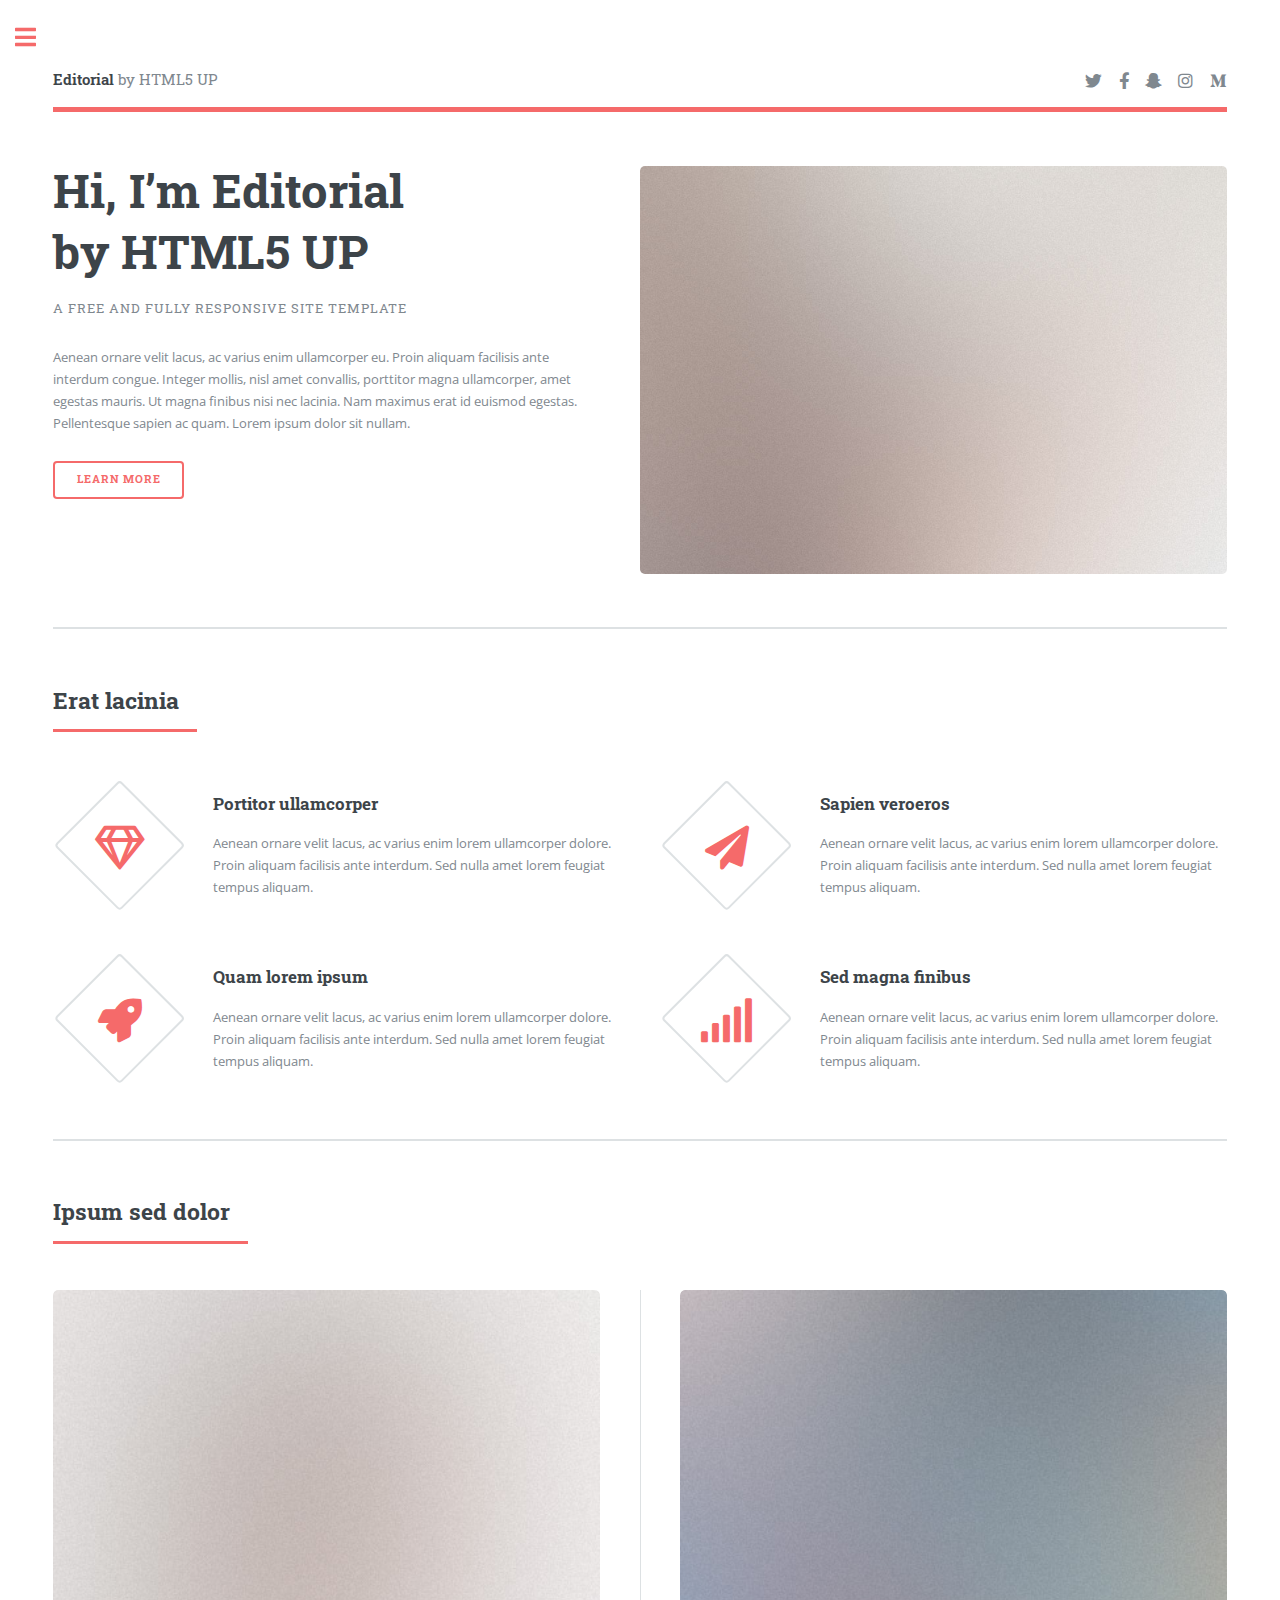
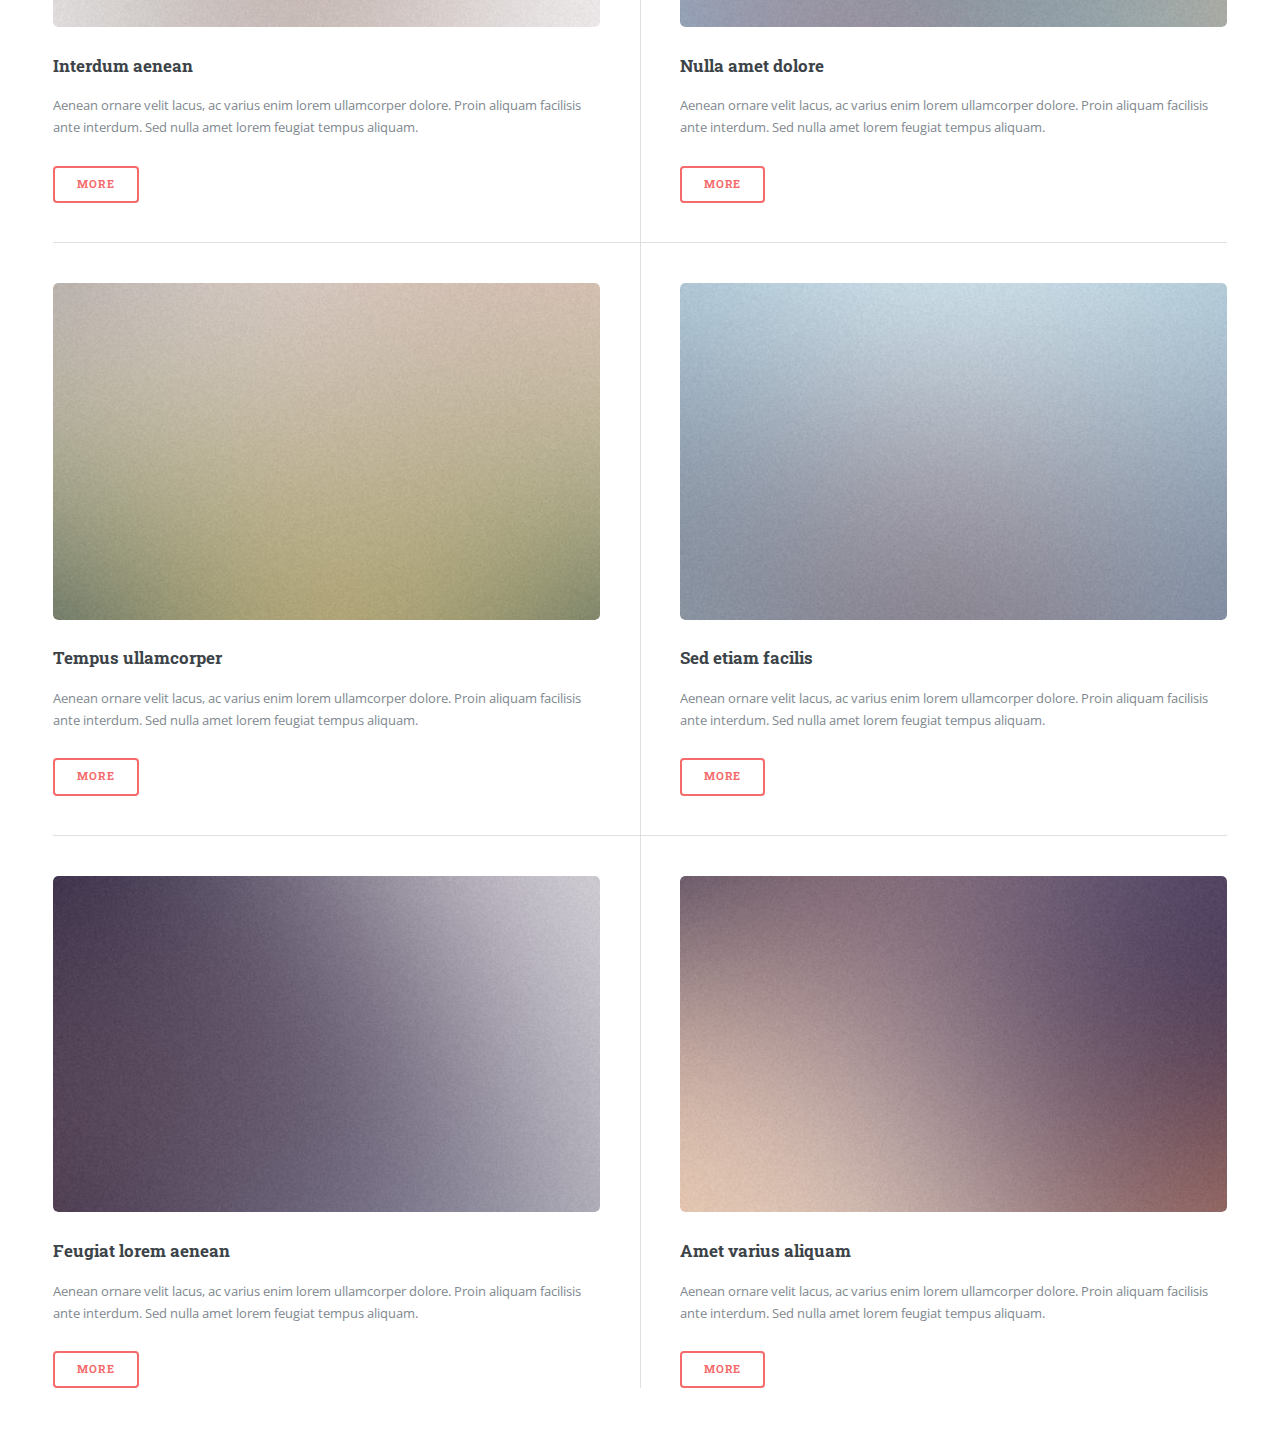
<file: doc/index.html>
<!DOCTYPE HTML>
<!--
	Editorial by HTML5 UP
	html5up.net | @ajlkn
	Free for personal and commercial use under the CCA 3.0 license (html5up.net/license)
-->
<html>
	<head>
		<title>Editorial by HTML5 UP</title>
		<meta charset="utf-8" />
		<meta name="viewport" content="width=device-width, initial-scale=1, user-scalable=no" />
		<link rel="stylesheet" href="assets/css/main.css" />
	</head>
	<body class="is-preload">

		<!-- Wrapper -->
			<div id="wrapper">

				<!-- Main -->
					<div id="main">
						<div class="inner">

							<!-- Header -->
								<header id="header">
									<a href="index.html" class="logo"><strong>Editorial</strong> by HTML5 UP</a>
									<ul class="icons">
										<li><a href="#" class="icon brands fa-twitter"><span class="label">Twitter</span></a></li>
										<li><a href="#" class="icon brands fa-facebook-f"><span class="label">Facebook</span></a></li>
										<li><a href="#" class="icon brands fa-snapchat-ghost"><span class="label">Snapchat</span></a></li>
										<li><a href="#" class="icon brands fa-instagram"><span class="label">Instagram</span></a></li>
										<li><a href="#" class="icon brands fa-medium-m"><span class="label">Medium</span></a></li>
									</ul>
								</header>

							<!-- Banner -->
								<section id="banner">
									<div class="content">
										<header>
											<h1>Hi, I’m Editorial<br />
											by HTML5 UP</h1>
											<p>A free and fully responsive site template</p>
										</header>
										<p>Aenean ornare velit lacus, ac varius enim ullamcorper eu. Proin aliquam facilisis ante interdum congue. Integer mollis, nisl amet convallis, porttitor magna ullamcorper, amet egestas mauris. Ut magna finibus nisi nec lacinia. Nam maximus erat id euismod egestas. Pellentesque sapien ac quam. Lorem ipsum dolor sit nullam.</p>
										<ul class="actions">
											<li><a href="#" class="button big">Learn More</a></li>
										</ul>
									</div>
									<span class="image object">
										<img src="images/pic10.jpg" alt="" />
									</span>
								</section>

							<!-- Section -->
								<section>
									<header class="major">
										<h2>Erat lacinia</h2>
									</header>
									<div class="features">
										<article>
											<span class="icon fa-gem"></span>
											<div class="content">
												<h3>Portitor ullamcorper</h3>
												<p>Aenean ornare velit lacus, ac varius enim lorem ullamcorper dolore. Proin aliquam facilisis ante interdum. Sed nulla amet lorem feugiat tempus aliquam.</p>
											</div>
										</article>
										<article>
											<span class="icon solid fa-paper-plane"></span>
											<div class="content">
												<h3>Sapien veroeros</h3>
												<p>Aenean ornare velit lacus, ac varius enim lorem ullamcorper dolore. Proin aliquam facilisis ante interdum. Sed nulla amet lorem feugiat tempus aliquam.</p>
											</div>
										</article>
										<article>
											<span class="icon solid fa-rocket"></span>
											<div class="content">
												<h3>Quam lorem ipsum</h3>
												<p>Aenean ornare velit lacus, ac varius enim lorem ullamcorper dolore. Proin aliquam facilisis ante interdum. Sed nulla amet lorem feugiat tempus aliquam.</p>
											</div>
										</article>
										<article>
											<span class="icon solid fa-signal"></span>
											<div class="content">
												<h3>Sed magna finibus</h3>
												<p>Aenean ornare velit lacus, ac varius enim lorem ullamcorper dolore. Proin aliquam facilisis ante interdum. Sed nulla amet lorem feugiat tempus aliquam.</p>
											</div>
										</article>
									</div>
								</section>

							<!-- Section -->
								<section>
									<header class="major">
										<h2>Ipsum sed dolor</h2>
									</header>
									<div class="posts">
										<article>
											<a href="#" class="image"><img src="images/pic01.jpg" alt="" /></a>
											<h3>Interdum aenean</h3>
											<p>Aenean ornare velit lacus, ac varius enim lorem ullamcorper dolore. Proin aliquam facilisis ante interdum. Sed nulla amet lorem feugiat tempus aliquam.</p>
											<ul class="actions">
												<li><a href="#" class="button">More</a></li>
											</ul>
										</article>
										<article>
											<a href="#" class="image"><img src="images/pic02.jpg" alt="" /></a>
											<h3>Nulla amet dolore</h3>
											<p>Aenean ornare velit lacus, ac varius enim lorem ullamcorper dolore. Proin aliquam facilisis ante interdum. Sed nulla amet lorem feugiat tempus aliquam.</p>
											<ul class="actions">
												<li><a href="#" class="button">More</a></li>
											</ul>
										</article>
										<article>
											<a href="#" class="image"><img src="images/pic03.jpg" alt="" /></a>
											<h3>Tempus ullamcorper</h3>
											<p>Aenean ornare velit lacus, ac varius enim lorem ullamcorper dolore. Proin aliquam facilisis ante interdum. Sed nulla amet lorem feugiat tempus aliquam.</p>
											<ul class="actions">
												<li><a href="#" class="button">More</a></li>
											</ul>
										</article>
										<article>
											<a href="#" class="image"><img src="images/pic04.jpg" alt="" /></a>
											<h3>Sed etiam facilis</h3>
											<p>Aenean ornare velit lacus, ac varius enim lorem ullamcorper dolore. Proin aliquam facilisis ante interdum. Sed nulla amet lorem feugiat tempus aliquam.</p>
											<ul class="actions">
												<li><a href="#" class="button">More</a></li>
											</ul>
										</article>
										<article>
											<a href="#" class="image"><img src="images/pic05.jpg" alt="" /></a>
											<h3>Feugiat lorem aenean</h3>
											<p>Aenean ornare velit lacus, ac varius enim lorem ullamcorper dolore. Proin aliquam facilisis ante interdum. Sed nulla amet lorem feugiat tempus aliquam.</p>
											<ul class="actions">
												<li><a href="#" class="button">More</a></li>
											</ul>
										</article>
										<article>
											<a href="#" class="image"><img src="images/pic06.jpg" alt="" /></a>
											<h3>Amet varius aliquam</h3>
											<p>Aenean ornare velit lacus, ac varius enim lorem ullamcorper dolore. Proin aliquam facilisis ante interdum. Sed nulla amet lorem feugiat tempus aliquam.</p>
											<ul class="actions">
												<li><a href="#" class="button">More</a></li>
											</ul>
										</article>
									</div>
								</section>

						</div>
					</div>

				<!-- Sidebar -->
					<div id="sidebar">
						<div class="inner">

							<!-- Search -->
								<section id="search" class="alt">
									<form method="post" action="#">
										<input type="text" name="query" id="query" placeholder="Search" />
									</form>
								</section>

							<!-- Menu -->
								<nav id="menu">
									<header class="major">
										<h2>Menu</h2>
									</header>
									<ul>
										<li><a href="index.html">Homepage</a></li>
										<li><a href="generic.html">Generic</a></li>
										<li><a href="elements.html">Elements</a></li>
										<li>
											<span class="opener">Submenu</span>
											<ul>
												<li><a href="#">Lorem Dolor</a></li>
												<li><a href="#">Ipsum Adipiscing</a></li>
												<li><a href="#">Tempus Magna</a></li>
												<li><a href="#">Feugiat Veroeros</a></li>
											</ul>
										</li>
										<li><a href="#">Etiam Dolore</a></li>
										<li><a href="#">Adipiscing</a></li>
										<li>
											<span class="opener">Another Submenu</span>
											<ul>
												<li><a href="#">Lorem Dolor</a></li>
												<li><a href="#">Ipsum Adipiscing</a></li>
												<li><a href="#">Tempus Magna</a></li>
												<li><a href="#">Feugiat Veroeros</a></li>
											</ul>
										</li>
										<li><a href="#">Maximus Erat</a></li>
										<li><a href="#">Sapien Mauris</a></li>
										<li><a href="#">Amet Lacinia</a></li>
									</ul>
								</nav>

							<!-- Section -->
								<section>
									<header class="major">
										<h2>Ante interdum</h2>
									</header>
									<div class="mini-posts">
										<article>
											<a href="#" class="image"><img src="images/pic07.jpg" alt="" /></a>
											<p>Aenean ornare velit lacus, ac varius enim lorem ullamcorper dolore aliquam.</p>
										</article>
										<article>
											<a href="#" class="image"><img src="images/pic08.jpg" alt="" /></a>
											<p>Aenean ornare velit lacus, ac varius enim lorem ullamcorper dolore aliquam.</p>
										</article>
										<article>
											<a href="#" class="image"><img src="images/pic09.jpg" alt="" /></a>
											<p>Aenean ornare velit lacus, ac varius enim lorem ullamcorper dolore aliquam.</p>
										</article>
									</div>
									<ul class="actions">
										<li><a href="#" class="button">More</a></li>
									</ul>
								</section>

							<!-- Section -->
								<section>
									<header class="major">
										<h2>Get in touch</h2>
									</header>
									<p>Sed varius enim lorem ullamcorper dolore aliquam aenean ornare velit lacus, ac varius enim lorem ullamcorper dolore. Proin sed aliquam facilisis ante interdum. Sed nulla amet lorem feugiat tempus aliquam.</p>
									<ul class="contact">
										<li class="icon solid fa-envelope"><a href="#">information@untitled.tld</a></li>
										<li class="icon solid fa-phone">(000) 000-0000</li>
										<li class="icon solid fa-home">1234 Somewhere Road #8254<br />
										Nashville, TN 00000-0000</li>
									</ul>
								</section>

							<!-- Footer -->
								<footer id="footer">
									<p class="copyright">&copy; Untitled. All rights reserved. Demo Images: <a href="https://unsplash.com">Unsplash</a>. Design: <a href="https://html5up.net">HTML5 UP</a>.</p>
								</footer>

						</div>
					</div>

			</div>

		<!-- Scripts -->
			<script src="assets/js/jquery.min.js"></script>
			<script src="assets/js/browser.min.js"></script>
			<script src="assets/js/breakpoints.min.js"></script>
			<script src="assets/js/util.js"></script>
			<script src="assets/js/main.js"></script>

	</body>
</html>
</file>
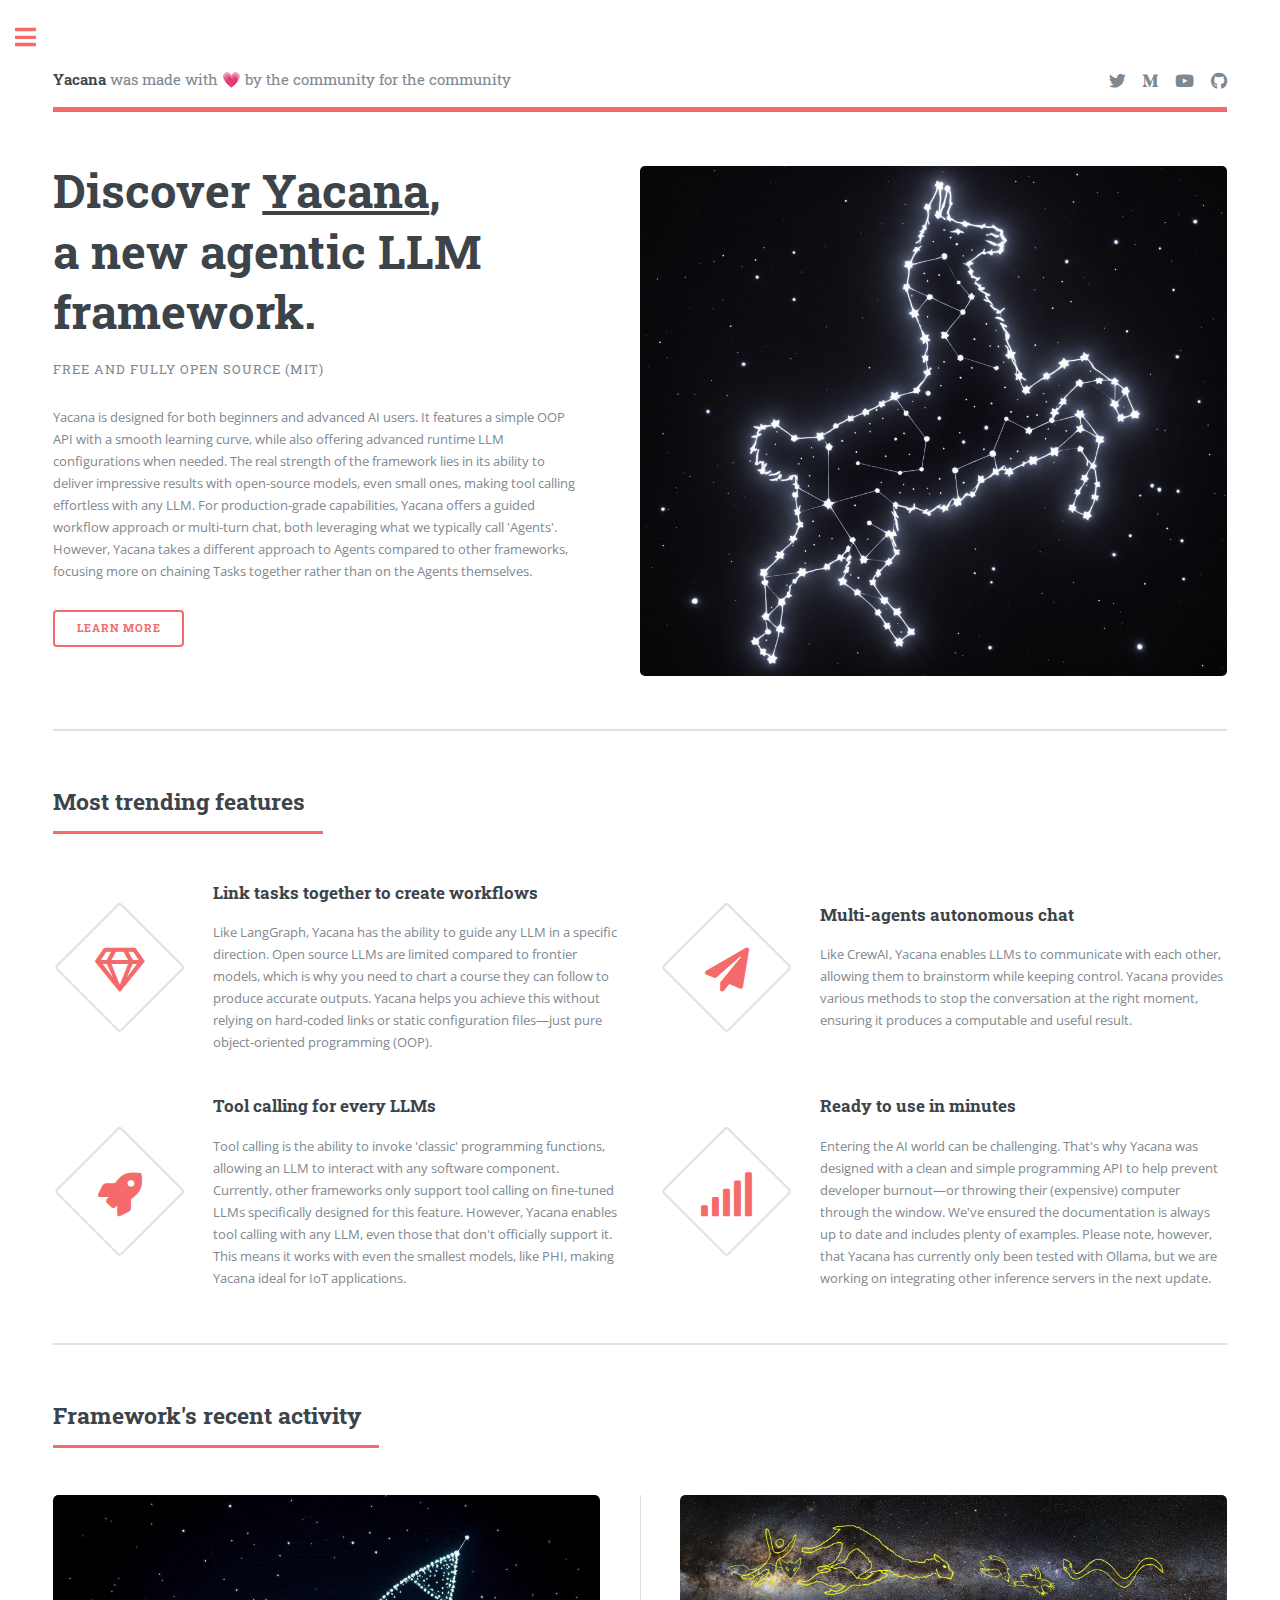
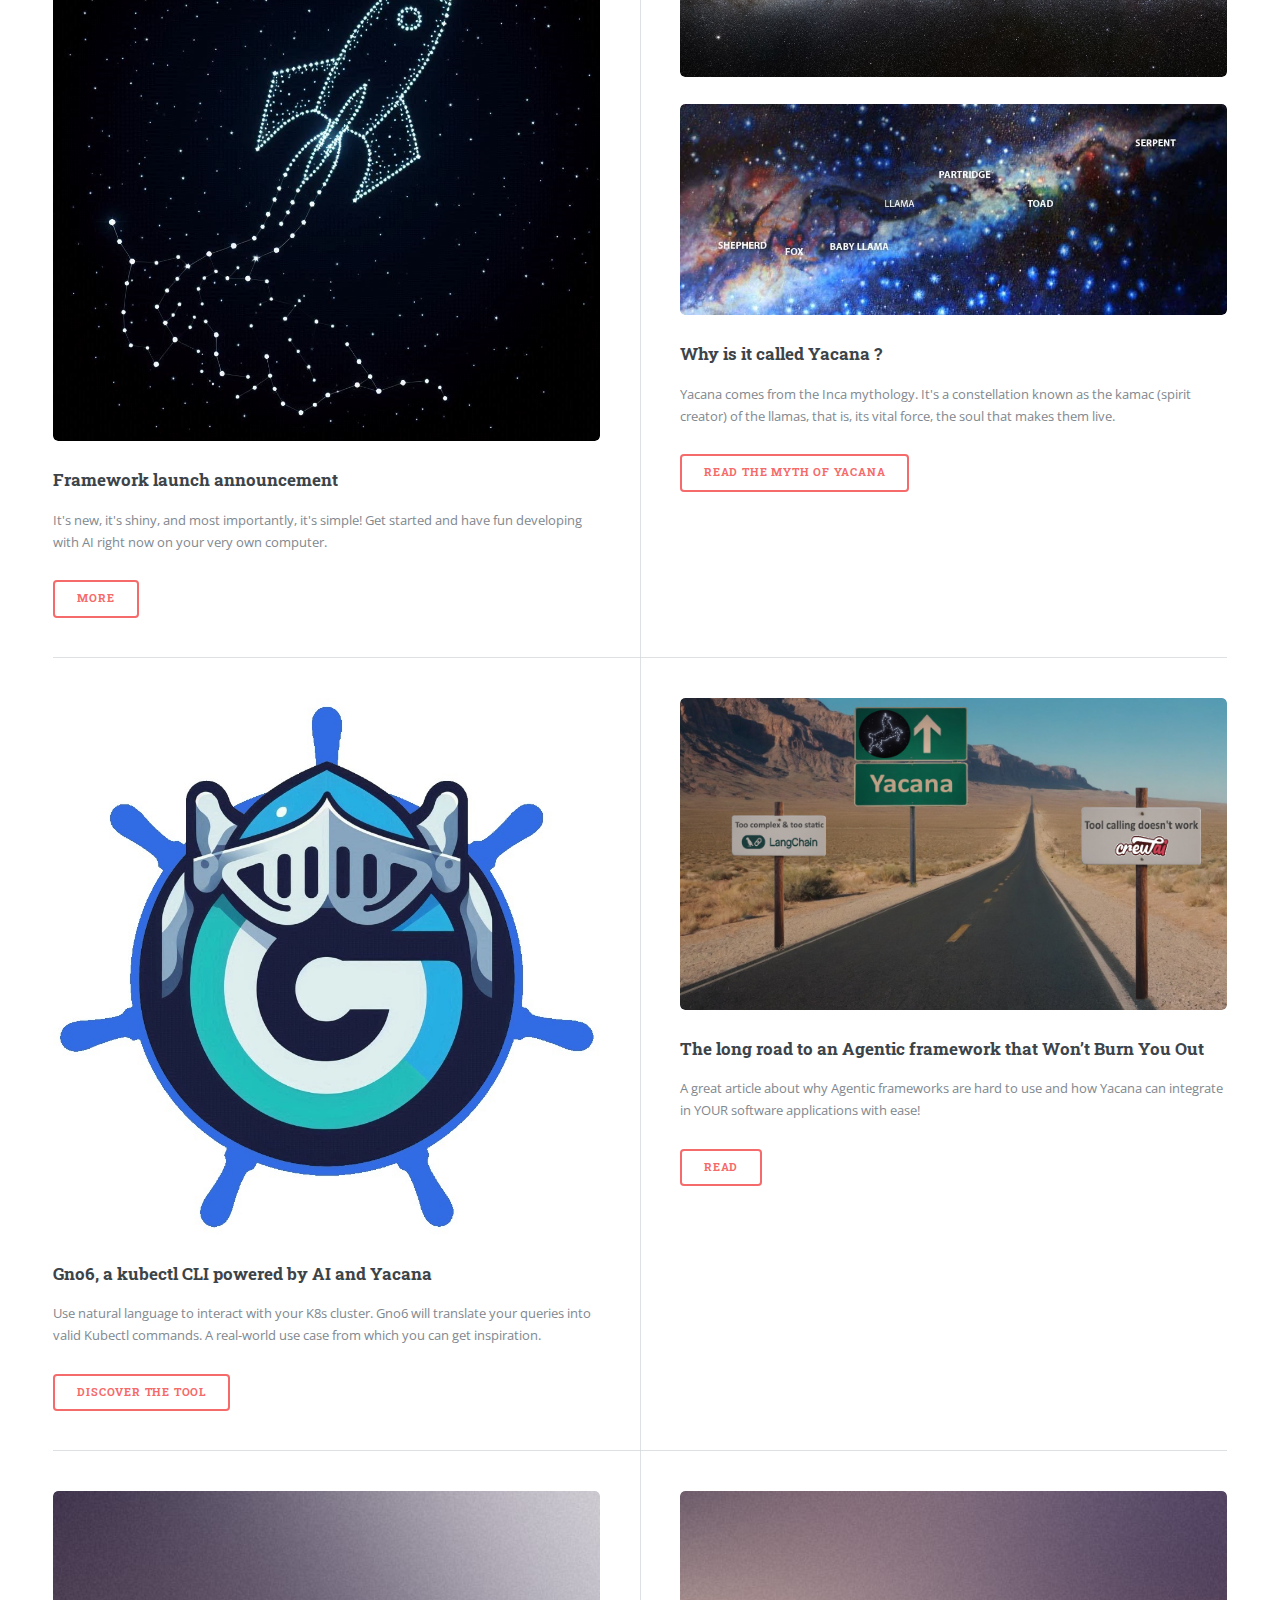
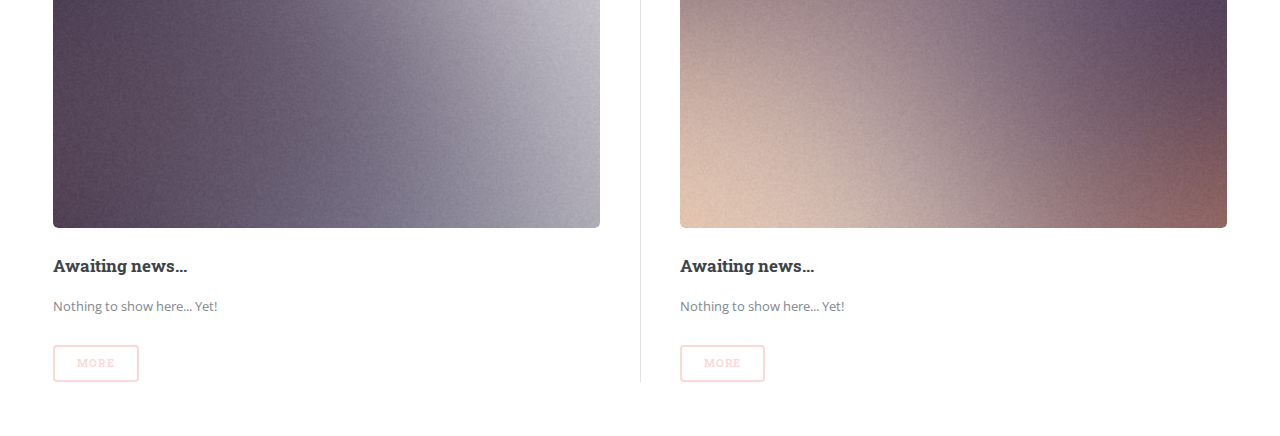
<file: docs/index.html>
<!DOCTYPE HTML>
<!--
	Editorial by HTML5 UP
	html5up.net | @ajlkn
	Free for personal and commercial use under the CCA 3.0 license (html5up.net/license)
-->
<html>
<head>
    <title>Yacana</title>
    <meta charset="utf-8"/>
    <meta name="viewport" content="width=device-width, initial-scale=1, user-scalable=no"/>
    <link rel="stylesheet" href="assets/css/main.css"/>
    <meta name="google-site-verification" content="qoUFJYDI7FtOyq7QWfmlarAxI66X5AkMMdweUjKwFLc"/>
</head>
<body class="is-preload">

<!-- Wrapper -->
<div id="wrapper">

    <!-- Main -->
    <div id="main">
        <div class="inner">

            <!-- Header -->
            <header id="header">
                <a href="index.html" class="logo"><strong>Yacana</strong> was made with &#x1F497; by the community for
                    the community</a>
                <ul class="icons">
                    <li><a href="https://x.com/RSoftwares_ofc" class="icon brands fa-twitter"><span class="label">Twitter</span></a>
                    </li>
                    <li><a href="https://medium.com/@docteur_rs" class="icon brands fa-medium-m"><span class="label">Medium</span></a>
                    </li>
                    <li><a href="https://www.youtube.com/channel/UCvi7R0CRmtxhWOVw62XteTw"
                           class="icon brands fa-youtube"><span class="label">Medium</span></a></li>
                    <li><a href="https://github.com/rememberSoftwares/yacana" class="icon brands fa-github"><span
                            class="label">Github</span></a></li>
                </ul>
            </header>
            <!-- Banner -->
            <section id="banner">
                <div class="content">
                    <header>
                        <h1>Discover <u>Yacana</u>,<br/>
                            a new agentic LLM framework.</h1>
                        <p>Free and fully open source (MIT)</p>
                    </header>
                    <p>Yacana is designed for both beginners and advanced AI users. It features a simple OOP API with a
                        smooth learning curve, while also offering advanced runtime LLM configurations when needed. The
                        real strength of the framework lies in its ability to deliver impressive results with
                        open-source models, even small ones, making tool calling effortless with any LLM. For
                        production-grade capabilities, Yacana offers a guided workflow approach or multi-turn chat, both
                        leveraging what we typically call 'Agents'. However, Yacana takes a different approach to Agents
                        compared to other frameworks, focusing more on chaining Tasks together rather than on the Agents
                        themselves.</p>
                    <ul class="actions">
                        <li><a href="pages/installation.html" class="button big">Learn More</a></li>
                    </ul>
                </div>
                <span class="image object">
										<img src="images/yacana_medium_cropped_top.jpg" alt=""/>
									</span>
            </section>

            <!-- Section -->
            <section>
                <header class="major">
                    <h2>Most trending features</h2>
                </header>
                <div class="features">
                    <article>
                        <span class="icon fa-gem"></span>
                        <div class="content">
                            <h3>Link tasks together to create workflows</h3>
                            <p>Like LangGraph, Yacana has the ability to guide any LLM in a specific direction. Open
                                source LLMs are limited compared to frontier models, which is why you need to chart a
                                course they can follow to produce accurate outputs. Yacana helps you achieve this
                                without relying on hard-coded links or static configuration files—just pure
                                object-oriented programming (OOP). </p>
                        </div>
                    </article>
                    <article>
                        <span class="icon solid fa-paper-plane"></span>
                        <div class="content">
                            <h3>Multi-agents autonomous chat</h3>
                            <p>Like CrewAI, Yacana enables LLMs to communicate with each other, allowing them to
                                brainstorm while keeping control. Yacana provides various methods to stop the
                                conversation at the right moment, ensuring it produces a computable and useful
                                result.</p>
                        </div>
                    </article>
                    <article>
                        <span class="icon solid fa-rocket"></span>
                        <div class="content">
                            <h3>Tool calling for every LLMs</h3>
                            <p>Tool calling is the ability to invoke 'classic' programming functions, allowing an LLM to
                                interact with any software component. Currently, other frameworks only support tool
                                calling on fine-tuned LLMs specifically designed for this feature. However, Yacana
                                enables tool calling with any LLM, even those that don't officially support it. This
                                means it works with even the smallest models, like PHI, making Yacana ideal for IoT
                                applications.</p>
                        </div>
                    </article>
                    <article>
                        <span class="icon solid fa-signal"></span>
                        <div class="content">
                            <h3>Ready to use in minutes</h3>
                            <p>Entering the AI world can be challenging. That's why Yacana was designed with a clean and
                                simple programming API to help prevent developer burnout—or throwing their (expensive)
                                computer through the window. We've ensured the documentation is always up to date and
                                includes plenty of examples. Please note, however, that Yacana has currently only been
                                tested with Ollama, but we are working on integrating other inference servers in the
                                next update. </p>
                        </div>
                    </article>
                </div>
            </section>

            <!-- Section -->
            <section>
                <header class="major">
                    <h2>Framework's recent activity</h2>
                </header>
                <div class="posts">
                    <article>
                        <a href="https://x.com/RSoftwares_ofc/status/1834411591770456512" class="image"><img
                                src="images/launch.jpg" alt=""/></a>
                        <h3>Framework launch announcement</h3>
                        <p>It's new, it's shiny, and most importantly, it's simple! Get started and have fun developing
                            with AI right now on your very own computer.</p>
                        <ul class="actions">
                            <li><a href="https://x.com/RSoftwares_ofc/status/1834411591770456512"
                                   class="button">More</a></li>
                        </ul>
                    </article>
                    <article>
                        <a href="https://www.experiencellamas.com/blog-1/2018/8/21/yacana-myth" class="image"><img
                                src="images/yacana_constellation.jpg" alt=""/></a>
                        <a href="https://www.experiencellamas.com/blog-1/2018/8/21/yacana-myth" class="image"><img
                                src="images/yacana_constellation2.jpg" alt=""/></a>
                        <h3>Why is it called Yacana ?</h3>
                        <p>Yacana comes from the Inca mythology. It's a constellation known as the kamac (spirit
                            creator) of the llamas, that is, its vital force, the soul that makes them live.</p>
                        <ul class="actions">
                            <li><a href="https://www.experiencellamas.com/blog-1/2018/8/21/yacana-myth" class="button">Read
                                the myth of Yacana</a></li>
                        </ul>
                    </article>
                    <article>
                        <a href="https://github.com/rememberSoftwares/gno6" class="image"><img src="images/Gno6.jpg"
                                                                                               alt=""/></a>
                        <h3>Gno6, a kubectl CLI powered by AI and Yacana</h3>
                        <p>Use natural language to interact with your K8s cluster. Gno6 will translate your queries into
                            valid Kubectl commands. A real-world use case from which you can get inspiration.</p>
                        <ul class="actions">
                            <li><a href="https://github.com/rememberSoftwares/gno6" class="button">Discover the tool</a>
                            </li>
                        </ul>
                    </article>
                    <article>
                        <a href="https://medium.com/itnext/the-long-road-to-an-agentic-framework-that-wont-burn-you-out-ec2933cf8c1f"
                           class="image"><img src="images/medium1.jpg" alt=""/></a>
                        <h3>The long road to an Agentic framework that Won’t Burn You Out</h3>
                        <p>A great article about why Agentic frameworks are hard to use and how Yacana can integrate in
                            YOUR software applications with ease!</p>
                        <ul class="actions">
                            <li>
                                <a href="https://medium.com/itnext/the-long-road-to-an-agentic-framework-that-wont-burn-you-out-ec2933cf8c1f"
                                   class="button">Read</a></li>
                        </ul>
                    </article>
                    <article>
                        <a href="#" class="image"><img src="images/pic05.jpg" alt=""/></a>
                        <h3>Awaiting news...</h3>
                        <p>Nothing to show here... Yet!</p>
                        <ul class="actions">
                            <li><a href="#" class="button disabled">More</a></li>
                        </ul>
                    </article>
                    <article>
                        <a href="#" class="image"><img src="images/pic06.jpg" alt=""/></a>
                        <h3>Awaiting news...</h3>
                        <p>Nothing to show here... Yet!</p>
                        <ul class="actions">
                            <li><a href="#" class="button disabled">More</a></li>
                        </ul>
                    </article>
                </div>
            </section>

        </div>
    </div>

    <!-- Sidebar -->
    <div id="sidebar">
        <div class="inner">

            <!-- Search -->
            <section id="search" class="alt">
                <form method="post" action="#">
                    <input onclick="alert('Searching is not yet implemented, sorry. We are working on it though. ^^')"
                           type="text" name="query" id="query" placeholder="Search"/>
                </form>
            </section>

            <!-- Menu -->
            <nav class="menu">
                <header class="major">
                    <h2>Menu</h2>
                </header>
                <ul>
                    <li><a href="index.html">Homepage</a></li>
                    <li>
                        <span class="opener">I. Installation</span>
                        <ul>
                            <li><a href="pages/installation.html#installing-ollama">Installing Ollama</a></li>
                            <li><a href="pages/installation.html#choosing-an-llm-model">Choosing an LLM model</a></li>
                            <li><a href="pages/installation.html#running-the-model">Running the model</a></li>
                            <li><a href="pages/installation.html#installing-yacana">Installing Yacana</a></li>
                            <li><a href="pages/installation.html#imports">Imports</a></li>
                        </ul>
                    </li>
                    <li>
                        <span class="opener">II. Agents & Tasks</span>
                        <ul>
                            <li><a href="pages/agents_and_tasks.html#creating-an-agent">Creating an Agent</a></li>
                            <li><a href="pages/agents_and_tasks.html#basic-roleplay">Basic roleplay</a></li>
                            <li><a href="pages/agents_and_tasks.html#creating-tasks">Creating Tasks</a></li>
                            <li><a href="pages/agents_and_tasks.html#getting-the-result-of-a-task">Getting the result of
                                a Task</a></li>
                            <li><a href="pages/agents_and_tasks.html#chaining-tasks">Chaining Tasks</a></li>
                            <li><a href="pages/agents_and_tasks.html#logging-levels">Logging levels</a></li>
                            <li><a href="pages/agents_and_tasks.html#configuring-llms-settings">Configuring LLM's
                                settings</a></li>
                        </ul>
                    </li>
                    <li>
                        <span class="opener">III. Routing</span>
                        <ul>
                            <li><a href="pages/routing.html#concepts-of-routing">Concepts of routing</a></li>
                            <li><a href="pages/routing.html#self-reflection-routing">Self-reflection routing</a></li>
                            <li><a href="pages/routing.html#cleaning-history">Cleaning history</a></li>
                            <li><a href="pages/routing.html#routing-demonstration">Routing demonstration</a></li>
                        </ul>
                    </li>
                    <li>
                        <span class="opener">IV. Managing Agents history</span>
                        <ul>
                            <li><a href="pages/managing_agent_history.html#printing-history">Printing history</a></li>
                            <li><a href="pages/managing_agent_history.html#creating-and-loading-checkpoints">Creating
                                and loading checkpoints</a></li>
                            <li><a href="pages/managing_agent_history.html#Zero-prompt-shot-vs-multi-prompt-shot">Zero-prompt
                                shot vs multi-prompt shot</a></li>
                            <li><a href="pages/managing_agent_history.html#saving-agent-state">Saving Agent state</a>
                            </li>
                        </ul>
                    </li>
                    <li>
                        <span class="opener">V. Tool calling</span>
                        <ul>
                            <li><a href="pages/tool_calling.html#concept-of-calling-tools">Concepts of calling tools</a>
                            </li>
                            <li><a href="pages/tool_calling.html#writing-good-tool-prompts">Writing good tool
                                prompts</a></li>
                            <li><a href="pages/tool_calling.html#calling-a-tool">Calling a tool</a></li>
                            <li><a href="pages/tool_calling.html#improving-tool-calling-results">Improving tool-calling
                                results</a></li>
                            <li><a href="pages/tool_calling.html#optional-tools">Optional tools</a></li>
                            <li><a href="pages/tool_calling.html#assigning-multiple-tools">Assigning multiple Tools</a>
                            </li>
                        </ul>
                    </li>
                    <li>
                        <span class="opener">VI. Dual-agents chat</span>
                        <ul>
                            <li><a href="pages/dual_agents_chat.html#stopping-chat-using-maximum-iterations">Stopping
                                chat using 'maximum iterations'</a></li>
                            <li><a href="pages/dual_agents_chat.html#letting-agents-end-the-chat">Letting Agents end the
                                chat</a></li>
                            <li><a href="pages/dual_agents_chat.html#controlling-the-shift-message">Controlling the
                                Shift Message</a></li>
                            <li><a href="pages/dual_agents_chat.html#using-tools-in-chat">Using tools in chat</a></li>
                        </ul>
                    </li>
                    <li><a href="pages/multi_agents_chat.html#multi-agents-chat">VII. Multi-agents chat</a></li>
                </ul>
                <br>
                <ul>
                    <li>
                        <a href="pages/classes.html">
                                <span style="display: inline" class="icon solid fa-cog">
                                    <span class="label">
                                        Technical Documentation
                                    </span>
                                    Technical Documentation
                                </span>
                        </a>
                    </li>
                </ul>
            </nav>

            <!-- Section -->
            <section>
                <header class="major">
                    <h2>Additional resources</h2>
                </header>


                <div class="mini-posts">
                    <article>
                        <a href="pages/roadmap.html" class="image"><img src="images/roadmap.jpg" alt=""/></a>
                        <ul class="actions">
                            <li><a href="pages/roadmap.html" class="button">Roadmap: What's next for Yacana?</a></li>
                        </ul>
                    </article>
                    <article>
                        <a href="https://medium.com/@docteur_rs" class="image"><img
                                src="images/medium_as_constellation.jpg" alt=""/></a>
                        <ul class="actions">
                            <li><a href="https://medium.com/@docteur_rs" class="button">Follow on Medium</a></li>
                        </ul>
                    </article>
                    <article>
                        <a href="https://www.youtube.com/channel/UCvi7R0CRmtxhWOVw62XteTw" class="image"><img
                                src="images/youtube.jpg" alt=""/></a>
                        <p>Video tutorials to help you use Yacana efficiently!</p>
                        <ul class="actions">
                            <li><a href="https://www.youtube.com/channel/UCvi7R0CRmtxhWOVw62XteTw"
                                   class="button">Browse</a></li>
                        </ul>
                    </article>
                </div>
            </section>

            <!-- Section -->
            <section>
                <header class="major">
                    <h2>Get in touch</h2>
                </header>
                <p>In need of help ? <a href="https://github.com/rememberSoftwares/yacana/issues/new?labels=question">Ask
                    here</a> <br/>Found a bug ? <a
                        href="https://github.com/rememberSoftwares/yacana/issues/new?labels=bug">Report it here</a></p>
                <ul class="contact">
                    <li class="icon solid fa-envelope"><a href="#">remember.softwares@gmail.com</a></li>
                    <li class="icon solid fa-home">Solar system<br/>
                        Planet earth, France
                    </li>
                </ul>
            </section>

            <!-- Footer -->
            <footer id="footer">
                <p class="copyright">&copy; Emilien Lancelot. All rights reserved.<br/>Demo Images: <a
                        href="https://unsplash.com">Unsplash</a>. Design: <a href="https://html5up.net">HTML5 UP</a>.
                </p>
            </footer>

        </div>
    </div>

</div>

<!-- Scripts -->
<script src="assets/js/jquery.min.js"></script>
<script src="assets/js/browser.min.js"></script>
<script src="assets/js/breakpoints.min.js"></script>
<script src="assets/js/util.js"></script>
<script src="assets/js/main.js"></script>

</body>
</html>
</file>
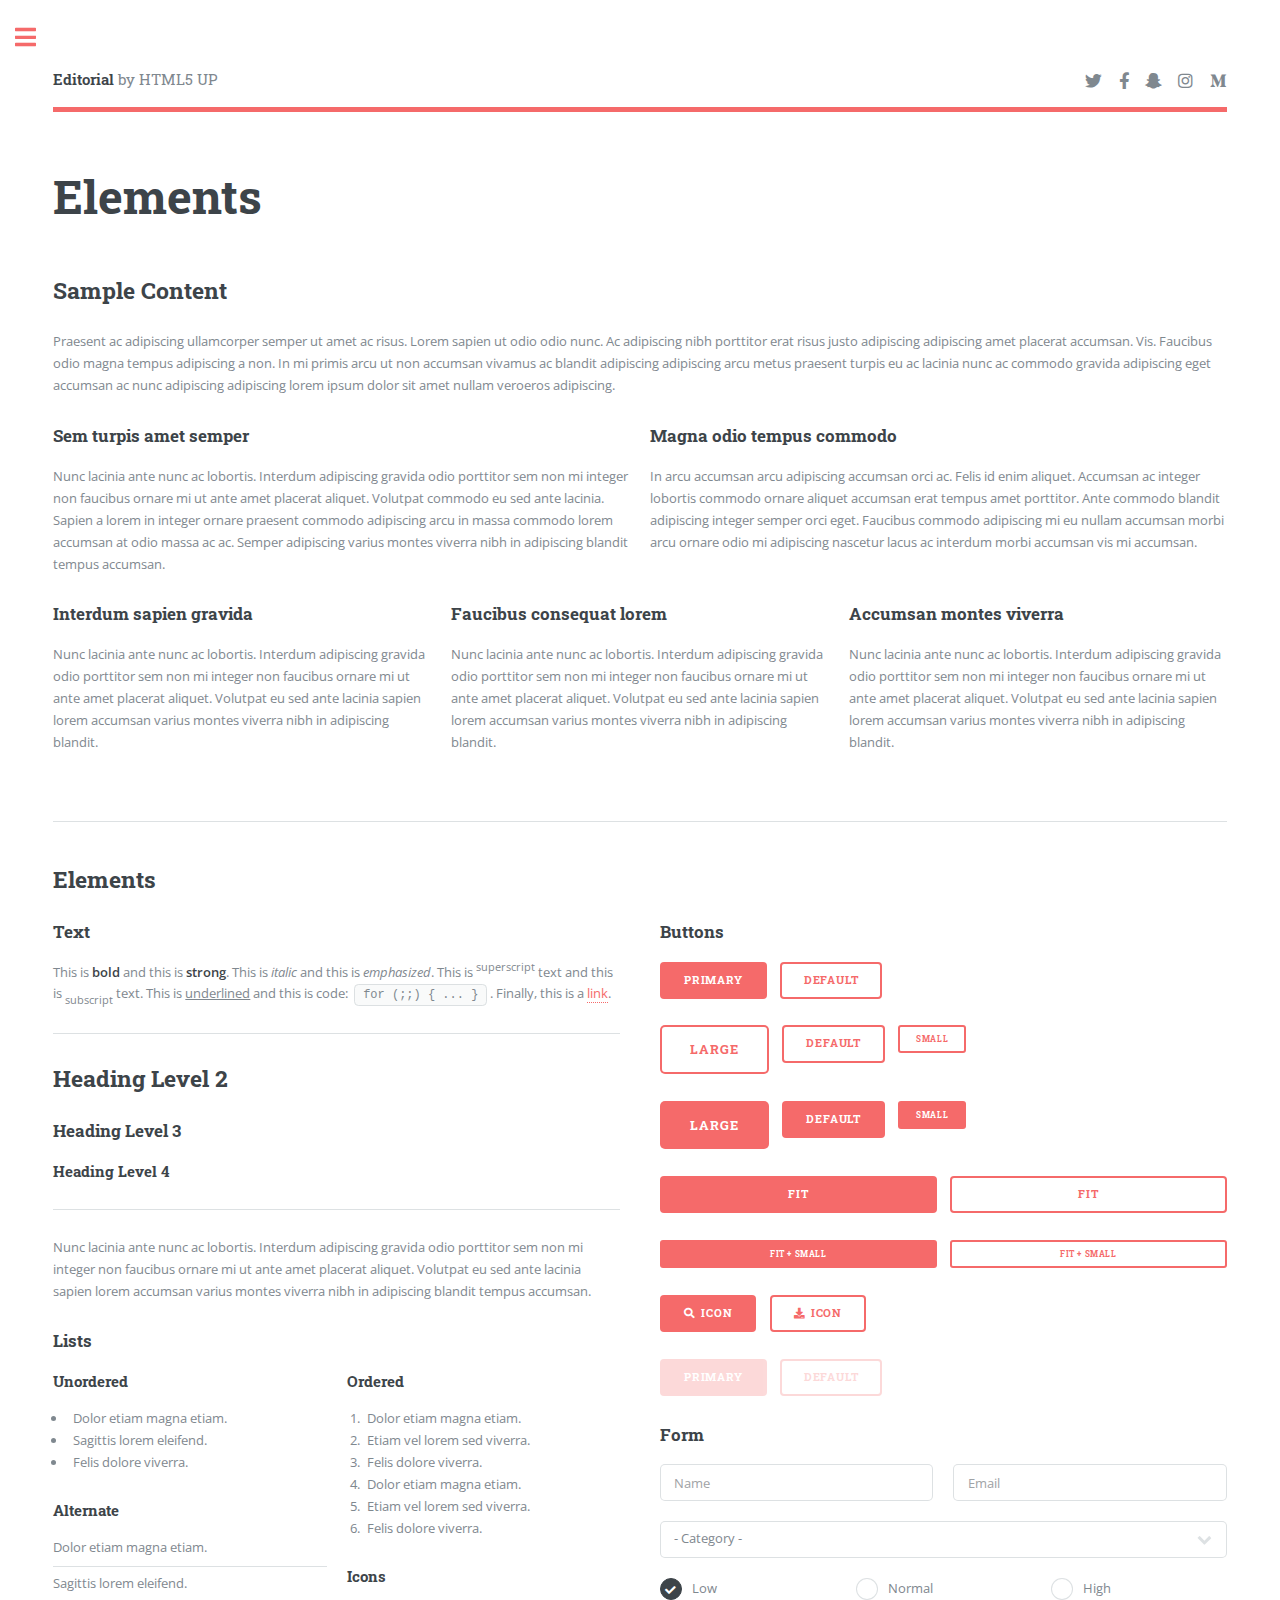
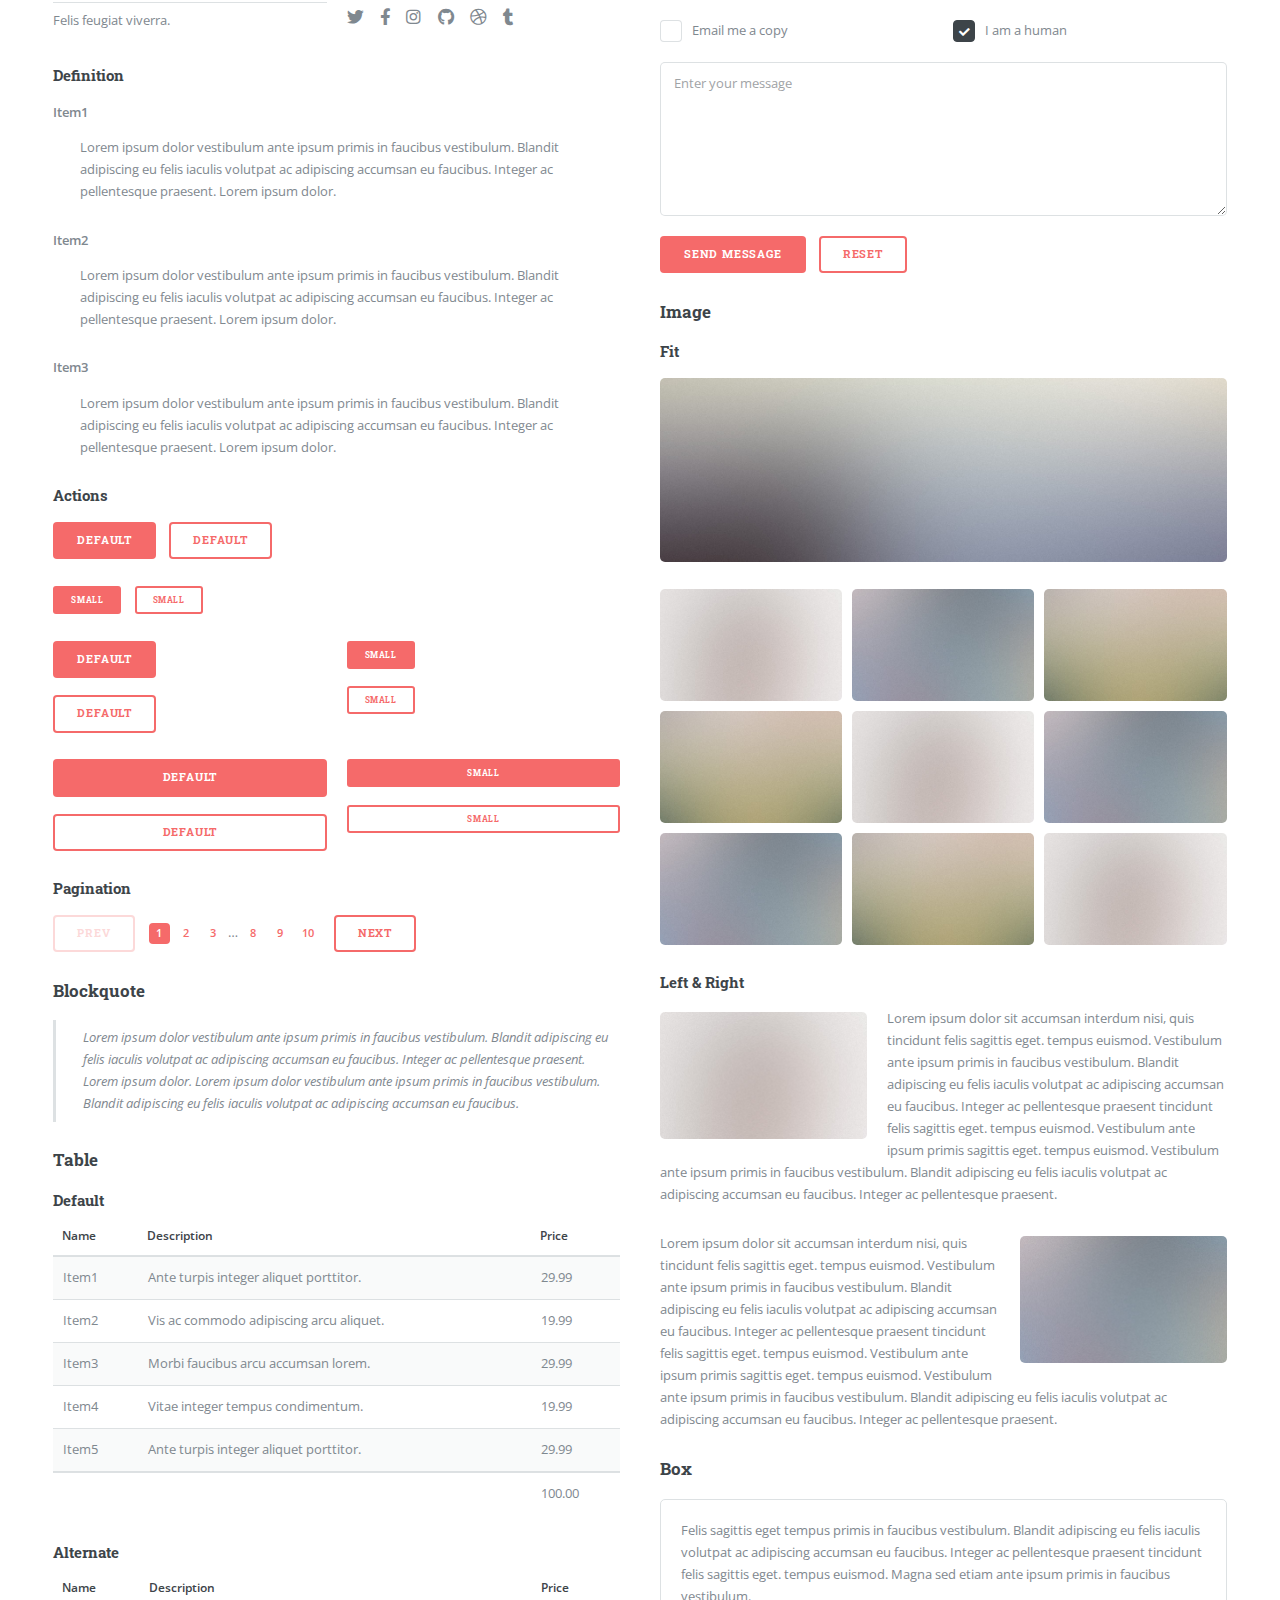
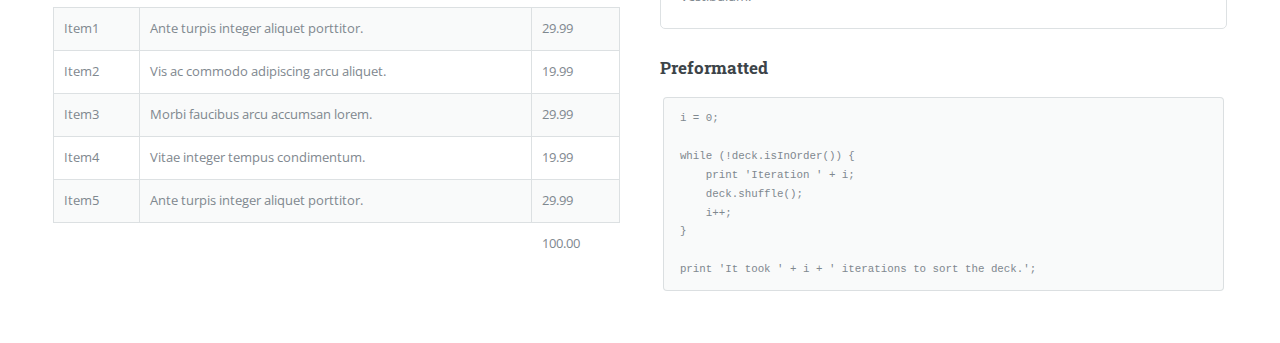
<file: doc/elements.html>
<!DOCTYPE HTML>
<!--
	Editorial by HTML5 UP
	html5up.net | @ajlkn
	Free for personal and commercial use under the CCA 3.0 license (html5up.net/license)
-->
<html>
	<head>
		<title>Elements - Editorial by HTML5 UP</title>
		<meta charset="utf-8" />
		<meta name="viewport" content="width=device-width, initial-scale=1, user-scalable=no" />
		<link rel="stylesheet" href="assets/css/main.css" />
	</head>
	<body class="is-preload">

		<!-- Wrapper -->
			<div id="wrapper">

				<!-- Main -->
					<div id="main">
						<div class="inner">

							<!-- Header -->
								<header id="header">
									<a href="index.html" class="logo"><strong>Editorial</strong> by HTML5 UP</a>
									<ul class="icons">
										<li><a href="#" class="icon brands fa-twitter"><span class="label">Twitter</span></a></li>
										<li><a href="#" class="icon brands fa-facebook-f"><span class="label">Facebook</span></a></li>
										<li><a href="#" class="icon brands fa-snapchat-ghost"><span class="label">Snapchat</span></a></li>
										<li><a href="#" class="icon brands fa-instagram"><span class="label">Instagram</span></a></li>
										<li><a href="#" class="icon brands fa-medium-m"><span class="label">Medium</span></a></li>
									</ul>
								</header>

							<!-- Content -->
								<section>
									<header class="main">
										<h1>Elements</h1>
									</header>

									<!-- Content -->
										<h2 id="content">Sample Content</h2>
										<p>Praesent ac adipiscing ullamcorper semper ut amet ac risus. Lorem sapien ut odio odio nunc. Ac adipiscing nibh porttitor erat risus justo adipiscing adipiscing amet placerat accumsan. Vis. Faucibus odio magna tempus adipiscing a non. In mi primis arcu ut non accumsan vivamus ac blandit adipiscing adipiscing arcu metus praesent turpis eu ac lacinia nunc ac commodo gravida adipiscing eget accumsan ac nunc adipiscing adipiscing lorem ipsum dolor sit amet nullam veroeros adipiscing.</p>
										<div class="row">
											<div class="col-6 col-12-small">
												<h3>Sem turpis amet semper</h3>
												<p>Nunc lacinia ante nunc ac lobortis. Interdum adipiscing gravida odio porttitor sem non mi integer non faucibus ornare mi ut ante amet placerat aliquet. Volutpat commodo eu sed ante lacinia. Sapien a lorem in integer ornare praesent commodo adipiscing arcu in massa commodo lorem accumsan at odio massa ac ac. Semper adipiscing varius montes viverra nibh in adipiscing blandit tempus accumsan.</p>
											</div>
											<div class="col-6 col-12-small">
												<h3>Magna odio tempus commodo</h3>
												<p>In arcu accumsan arcu adipiscing accumsan orci ac. Felis id enim aliquet. Accumsan ac integer lobortis commodo ornare aliquet accumsan erat tempus amet porttitor. Ante commodo blandit adipiscing integer semper orci eget. Faucibus commodo adipiscing mi eu nullam accumsan morbi arcu ornare odio mi adipiscing nascetur lacus ac interdum morbi accumsan vis mi accumsan.</p>
											</div>
											<!-- Break -->
											<div class="col-4 col-12-medium">
												<h3>Interdum sapien gravida</h3>
												<p>Nunc lacinia ante nunc ac lobortis. Interdum adipiscing gravida odio porttitor sem non mi integer non faucibus ornare mi ut ante amet placerat aliquet. Volutpat eu sed ante lacinia sapien lorem accumsan varius montes viverra nibh in adipiscing blandit.</p>
											</div>
											<div class="col-4 col-12-medium">
												<h3>Faucibus consequat lorem</h3>
												<p>Nunc lacinia ante nunc ac lobortis. Interdum adipiscing gravida odio porttitor sem non mi integer non faucibus ornare mi ut ante amet placerat aliquet. Volutpat eu sed ante lacinia sapien lorem accumsan varius montes viverra nibh in adipiscing blandit.</p>
											</div>
											<div class="col-4 col-12-medium">
												<h3>Accumsan montes viverra</h3>
												<p>Nunc lacinia ante nunc ac lobortis. Interdum adipiscing gravida odio porttitor sem non mi integer non faucibus ornare mi ut ante amet placerat aliquet. Volutpat eu sed ante lacinia sapien lorem accumsan varius montes viverra nibh in adipiscing blandit.</p>
											</div>
										</div>

									<hr class="major" />

									<!-- Elements -->
										<h2 id="elements">Elements</h2>
										<div class="row gtr-200">
											<div class="col-6 col-12-medium">

												<!-- Text stuff -->
													<h3>Text</h3>
													<p>This is <b>bold</b> and this is <strong>strong</strong>. This is <i>italic</i> and this is <em>emphasized</em>.
													This is <sup>superscript</sup> text and this is <sub>subscript</sub> text.
													This is <u>underlined</u> and this is code: <code>for (;;) { ... }</code>.
													Finally, this is a <a href="#">link</a>.</p>
													<hr />
													<h2>Heading Level 2</h2>
													<h3>Heading Level 3</h3>
													<h4>Heading Level 4</h4>
													<hr />
													<p>Nunc lacinia ante nunc ac lobortis. Interdum adipiscing gravida odio porttitor sem non mi integer non faucibus ornare mi ut ante amet placerat aliquet. Volutpat eu sed ante lacinia sapien lorem accumsan varius montes viverra nibh in adipiscing blandit tempus accumsan.</p>

												<!-- Lists -->
													<h3>Lists</h3>
													<div class="row">
														<div class="col-6 col-12-small">

															<h4>Unordered</h4>
															<ul>
																<li>Dolor etiam magna etiam.</li>
																<li>Sagittis lorem eleifend.</li>
																<li>Felis dolore viverra.</li>
															</ul>

															<h4>Alternate</h4>
															<ul class="alt">
																<li>Dolor etiam magna etiam.</li>
																<li>Sagittis lorem eleifend.</li>
																<li>Felis feugiat viverra.</li>
															</ul>

														</div>
														<div class="col-6 col-12-small">

															<h4>Ordered</h4>
															<ol>
																<li>Dolor etiam magna etiam.</li>
																<li>Etiam vel lorem sed viverra.</li>
																<li>Felis dolore viverra.</li>
																<li>Dolor etiam magna etiam.</li>
																<li>Etiam vel lorem sed viverra.</li>
																<li>Felis dolore viverra.</li>
															</ol>

															<h4>Icons</h4>
															<ul class="icons">
																<li><a href="#" class="icon brands fa-twitter"><span class="label">Twitter</span></a></li>
																<li><a href="#" class="icon brands fa-facebook-f"><span class="label">Facebook</span></a></li>
																<li><a href="#" class="icon brands fa-instagram"><span class="label">Instagram</span></a></li>
																<li><a href="#" class="icon brands fa-github"><span class="label">Github</span></a></li>
																<li><a href="#" class="icon brands fa-dribbble"><span class="label">Dribbble</span></a></li>
																<li><a href="#" class="icon brands fa-tumblr"><span class="label">Tumblr</span></a></li>
															</ul>

														</div>
													</div>
													<h4>Definition</h4>
													<dl>
														<dt>Item1</dt>
														<dd>
															<p>Lorem ipsum dolor vestibulum ante ipsum primis in faucibus vestibulum. Blandit adipiscing eu felis iaculis volutpat ac adipiscing accumsan eu faucibus. Integer ac pellentesque praesent. Lorem ipsum dolor.</p>
														</dd>
														<dt>Item2</dt>
														<dd>
															<p>Lorem ipsum dolor vestibulum ante ipsum primis in faucibus vestibulum. Blandit adipiscing eu felis iaculis volutpat ac adipiscing accumsan eu faucibus. Integer ac pellentesque praesent. Lorem ipsum dolor.</p>
														</dd>
														<dt>Item3</dt>
														<dd>
															<p>Lorem ipsum dolor vestibulum ante ipsum primis in faucibus vestibulum. Blandit adipiscing eu felis iaculis volutpat ac adipiscing accumsan eu faucibus. Integer ac pellentesque praesent. Lorem ipsum dolor.</p>
														</dd>
													</dl>

													<h4>Actions</h4>
													<ul class="actions">
														<li><a href="#" class="button primary">Default</a></li>
														<li><a href="#" class="button">Default</a></li>
													</ul>
													<ul class="actions small">
														<li><a href="#" class="button primary small">Small</a></li>
														<li><a href="#" class="button small">Small</a></li>
													</ul>
													<div class="row">
														<div class="col-6 col-12-small">
															<ul class="actions stacked">
																<li><a href="#" class="button primary">Default</a></li>
																<li><a href="#" class="button">Default</a></li>
															</ul>
														</div>
														<div class="col-6 col-12-small">
															<ul class="actions stacked">
																<li><a href="#" class="button primary small">Small</a></li>
																<li><a href="#" class="button small">Small</a></li>
															</ul>
														</div>
														<div class="col-6 col-12-small">
															<ul class="actions stacked">
																<li><a href="#" class="button primary fit">Default</a></li>
																<li><a href="#" class="button fit">Default</a></li>
															</ul>
														</div>
														<div class="col-6 col-12-small">
															<ul class="actions stacked">
																<li><a href="#" class="button primary small fit">Small</a></li>
																<li><a href="#" class="button small fit">Small</a></li>
															</ul>
														</div>
													</div>

													<h4>Pagination</h4>
													<ul class="pagination">
														<li><span class="button disabled">Prev</span></li>
														<li><a href="#" class="page active">1</a></li>
														<li><a href="#" class="page">2</a></li>
														<li><a href="#" class="page">3</a></li>
														<li><span>&hellip;</span></li>
														<li><a href="#" class="page">8</a></li>
														<li><a href="#" class="page">9</a></li>
														<li><a href="#" class="page">10</a></li>
														<li><a href="#" class="button">Next</a></li>
													</ul>

												<!-- Blockquote -->
													<h3>Blockquote</h3>
													<blockquote>Lorem ipsum dolor vestibulum ante ipsum primis in faucibus vestibulum. Blandit adipiscing eu felis iaculis volutpat ac adipiscing accumsan eu faucibus. Integer ac pellentesque praesent. Lorem ipsum dolor. Lorem ipsum dolor vestibulum ante ipsum primis in faucibus vestibulum. Blandit adipiscing eu felis iaculis volutpat ac adipiscing accumsan eu faucibus.</blockquote>

												<!-- Table -->
													<h3>Table</h3>

													<h4>Default</h4>
													<div class="table-wrapper">
														<table>
															<thead>
																<tr>
																	<th>Name</th>
																	<th>Description</th>
																	<th>Price</th>
																</tr>
															</thead>
															<tbody>
																<tr>
																	<td>Item1</td>
																	<td>Ante turpis integer aliquet porttitor.</td>
																	<td>29.99</td>
																</tr>
																<tr>
																	<td>Item2</td>
																	<td>Vis ac commodo adipiscing arcu aliquet.</td>
																	<td>19.99</td>
																</tr>
																<tr>
																	<td>Item3</td>
																	<td> Morbi faucibus arcu accumsan lorem.</td>
																	<td>29.99</td>
																</tr>
																<tr>
																	<td>Item4</td>
																	<td>Vitae integer tempus condimentum.</td>
																	<td>19.99</td>
																</tr>
																<tr>
																	<td>Item5</td>
																	<td>Ante turpis integer aliquet porttitor.</td>
																	<td>29.99</td>
																</tr>
															</tbody>
															<tfoot>
																<tr>
																	<td colspan="2"></td>
																	<td>100.00</td>
																</tr>
															</tfoot>
														</table>
													</div>

													<h4>Alternate</h4>
													<div class="table-wrapper">
														<table class="alt">
															<thead>
																<tr>
																	<th>Name</th>
																	<th>Description</th>
																	<th>Price</th>
																</tr>
															</thead>
															<tbody>
																<tr>
																	<td>Item1</td>
																	<td>Ante turpis integer aliquet porttitor.</td>
																	<td>29.99</td>
																</tr>
																<tr>
																	<td>Item2</td>
																	<td>Vis ac commodo adipiscing arcu aliquet.</td>
																	<td>19.99</td>
																</tr>
																<tr>
																	<td>Item3</td>
																	<td> Morbi faucibus arcu accumsan lorem.</td>
																	<td>29.99</td>
																</tr>
																<tr>
																	<td>Item4</td>
																	<td>Vitae integer tempus condimentum.</td>
																	<td>19.99</td>
																</tr>
																<tr>
																	<td>Item5</td>
																	<td>Ante turpis integer aliquet porttitor.</td>
																	<td>29.99</td>
																</tr>
															</tbody>
															<tfoot>
																<tr>
																	<td colspan="2"></td>
																	<td>100.00</td>
																</tr>
															</tfoot>
														</table>
													</div>

											</div>
											<div class="col-6 col-12-medium">

												<!-- Buttons -->
													<h3>Buttons</h3>
													<ul class="actions">
														<li><a href="#" class="button primary">Primary</a></li>
														<li><a href="#" class="button">Default</a></li>
													</ul>
													<ul class="actions">
														<li><a href="#" class="button large">Large</a></li>
														<li><a href="#" class="button">Default</a></li>
														<li><a href="#" class="button small">Small</a></li>
													</ul>
													<ul class="actions">
														<li><a href="#" class="button primary large">Large</a></li>
														<li><a href="#" class="button primary">Default</a></li>
														<li><a href="#" class="button primary small">Small</a></li>
													</ul>
													<ul class="actions fit">
														<li><a href="#" class="button primary fit">Fit</a></li>
														<li><a href="#" class="button fit">Fit</a></li>
													</ul>
													<ul class="actions fit small">
														<li><a href="#" class="button primary fit small">Fit + Small</a></li>
														<li><a href="#" class="button fit small">Fit + Small</a></li>
													</ul>
													<ul class="actions">
														<li><a href="#" class="button primary icon solid fa-search">Icon</a></li>
														<li><a href="#" class="button icon solid fa-download">Icon</a></li>
													</ul>
													<ul class="actions">
														<li><span class="button primary disabled">Primary</span></li>
														<li><span class="button disabled">Default</span></li>
													</ul>

												<!-- Form -->
													<h3>Form</h3>

													<form method="post" action="#">
														<div class="row gtr-uniform">
															<div class="col-6 col-12-xsmall">
																<input type="text" name="demo-name" id="demo-name" value="" placeholder="Name" />
															</div>
															<div class="col-6 col-12-xsmall">
																<input type="email" name="demo-email" id="demo-email" value="" placeholder="Email" />
															</div>
															<!-- Break -->
															<div class="col-12">
																<select name="demo-category" id="demo-category">
																	<option value="">- Category -</option>
																	<option value="1">Manufacturing</option>
																	<option value="1">Shipping</option>
																	<option value="1">Administration</option>
																	<option value="1">Human Resources</option>
																</select>
															</div>
															<!-- Break -->
															<div class="col-4 col-12-small">
																<input type="radio" id="demo-priority-low" name="demo-priority" checked>
																<label for="demo-priority-low">Low</label>
															</div>
															<div class="col-4 col-12-small">
																<input type="radio" id="demo-priority-normal" name="demo-priority">
																<label for="demo-priority-normal">Normal</label>
															</div>
															<div class="col-4 col-12-small">
																<input type="radio" id="demo-priority-high" name="demo-priority">
																<label for="demo-priority-high">High</label>
															</div>
															<!-- Break -->
															<div class="col-6 col-12-small">
																<input type="checkbox" id="demo-copy" name="demo-copy">
																<label for="demo-copy">Email me a copy</label>
															</div>
															<div class="col-6 col-12-small">
																<input type="checkbox" id="demo-human" name="demo-human" checked>
																<label for="demo-human">I am a human</label>
															</div>
															<!-- Break -->
															<div class="col-12">
																<textarea name="demo-message" id="demo-message" placeholder="Enter your message" rows="6"></textarea>
															</div>
															<!-- Break -->
															<div class="col-12">
																<ul class="actions">
																	<li><input type="submit" value="Send Message" class="primary" /></li>
																	<li><input type="reset" value="Reset" /></li>
																</ul>
															</div>
														</div>
													</form>

												<!-- Image -->
													<h3>Image</h3>

													<h4>Fit</h4>
													<span class="image fit"><img src="images/pic11.jpg" alt="" /></span>
													<div class="box alt">
														<div class="row gtr-50 gtr-uniform">
															<div class="col-4"><span class="image fit"><img src="images/pic01.jpg" alt="" /></span></div>
															<div class="col-4"><span class="image fit"><img src="images/pic02.jpg" alt="" /></span></div>
															<div class="col-4"><span class="image fit"><img src="images/pic03.jpg" alt="" /></span></div>
															<!-- Break -->
															<div class="col-4"><span class="image fit"><img src="images/pic03.jpg" alt="" /></span></div>
															<div class="col-4"><span class="image fit"><img src="images/pic01.jpg" alt="" /></span></div>
															<div class="col-4"><span class="image fit"><img src="images/pic02.jpg" alt="" /></span></div>
															<!-- Break -->
															<div class="col-4"><span class="image fit"><img src="images/pic02.jpg" alt="" /></span></div>
															<div class="col-4"><span class="image fit"><img src="images/pic03.jpg" alt="" /></span></div>
															<div class="col-4"><span class="image fit"><img src="images/pic01.jpg" alt="" /></span></div>
														</div>
													</div>

													<h4>Left &amp; Right</h4>
													<p><span class="image left"><img src="images/pic01.jpg" alt="" /></span>Lorem ipsum dolor sit accumsan interdum nisi, quis tincidunt felis sagittis eget. tempus euismod. Vestibulum ante ipsum primis in faucibus vestibulum. Blandit adipiscing eu felis iaculis volutpat ac adipiscing accumsan eu faucibus. Integer ac pellentesque praesent tincidunt felis sagittis eget. tempus euismod. Vestibulum ante ipsum primis sagittis eget. tempus euismod. Vestibulum ante ipsum primis in faucibus vestibulum. Blandit adipiscing eu felis iaculis volutpat ac adipiscing accumsan eu faucibus. Integer ac pellentesque praesent.</p>
													<p><span class="image right"><img src="images/pic02.jpg" alt="" /></span>Lorem ipsum dolor sit accumsan interdum nisi, quis tincidunt felis sagittis eget. tempus euismod. Vestibulum ante ipsum primis in faucibus vestibulum. Blandit adipiscing eu felis iaculis volutpat ac adipiscing accumsan eu faucibus. Integer ac pellentesque praesent tincidunt felis sagittis eget. tempus euismod. Vestibulum ante ipsum primis sagittis eget. tempus euismod. Vestibulum ante ipsum primis in faucibus vestibulum. Blandit adipiscing eu felis iaculis volutpat ac adipiscing accumsan eu faucibus. Integer ac pellentesque praesent.</p>

												<!-- Box -->
													<h3>Box</h3>
													<div class="box">
														<p>Felis sagittis eget tempus primis in faucibus vestibulum. Blandit adipiscing eu felis iaculis volutpat ac adipiscing accumsan eu faucibus. Integer ac pellentesque praesent tincidunt felis sagittis eget. tempus euismod. Magna sed etiam ante ipsum primis in faucibus vestibulum.</p>
													</div>

												<!-- Preformatted Code -->
													<h3>Preformatted</h3>
													<pre><code>i = 0;

while (!deck.isInOrder()) {
    print 'Iteration ' + i;
    deck.shuffle();
    i++;
}

print 'It took ' + i + ' iterations to sort the deck.';
</code></pre>

											</div>
										</div>

								</section>

						</div>
					</div>

				<!-- Sidebar -->
					<div id="sidebar">
						<div class="inner">

							<!-- Search -->
								<section id="search" class="alt">
									<form method="post" action="#">
										<input type="text" name="query" id="query" placeholder="Search" />
									</form>
								</section>

							<!-- Menu -->
								<nav id="menu">
									<header class="major">
										<h2>Menu</h2>
									</header>
									<ul>
										<li><a href="index.html">Homepage</a></li>
										<li><a href="generic.html">Generic</a></li>
										<li><a href="elements.html">Elements</a></li>
										<li>
											<span class="opener">Submenu</span>
											<ul>
												<li><a href="#">Lorem Dolor</a></li>
												<li><a href="#">Ipsum Adipiscing</a></li>
												<li><a href="#">Tempus Magna</a></li>
												<li><a href="#">Feugiat Veroeros</a></li>
											</ul>
										</li>
										<li><a href="#">Etiam Dolore</a></li>
										<li><a href="#">Adipiscing</a></li>
										<li>
											<span class="opener">Another Submenu</span>
											<ul>
												<li><a href="#">Lorem Dolor</a></li>
												<li><a href="#">Ipsum Adipiscing</a></li>
												<li><a href="#">Tempus Magna</a></li>
												<li><a href="#">Feugiat Veroeros</a></li>
											</ul>
										</li>
										<li><a href="#">Maximus Erat</a></li>
										<li><a href="#">Sapien Mauris</a></li>
										<li><a href="#">Amet Lacinia</a></li>
									</ul>
								</nav>

							<!-- Section -->
								<section>
									<header class="major">
										<h2>Ante interdum</h2>
									</header>
									<div class="mini-posts">
										<article>
											<a href="#" class="image"><img src="images/pic07.jpg" alt="" /></a>
											<p>Aenean ornare velit lacus, ac varius enim lorem ullamcorper dolore aliquam.</p>
										</article>
										<article>
											<a href="#" class="image"><img src="images/pic08.jpg" alt="" /></a>
											<p>Aenean ornare velit lacus, ac varius enim lorem ullamcorper dolore aliquam.</p>
										</article>
										<article>
											<a href="#" class="image"><img src="images/pic09.jpg" alt="" /></a>
											<p>Aenean ornare velit lacus, ac varius enim lorem ullamcorper dolore aliquam.</p>
										</article>
									</div>
									<ul class="actions">
										<li><a href="#" class="button">More</a></li>
									</ul>
								</section>

							<!-- Section -->
								<section>
									<header class="major">
										<h2>Get in touch</h2>
									</header>
									<p>Sed varius enim lorem ullamcorper dolore aliquam aenean ornare velit lacus, ac varius enim lorem ullamcorper dolore. Proin sed aliquam facilisis ante interdum. Sed nulla amet lorem feugiat tempus aliquam.</p>
									<ul class="contact">
										<li class="icon solid fa-envelope"><a href="#">information@untitled.tld</a></li>
										<li class="icon solid fa-phone">(000) 000-0000</li>
										<li class="icon solid fa-home">1234 Somewhere Road #8254<br />
										Nashville, TN 00000-0000</li>
									</ul>
								</section>

							<!-- Footer -->
								<footer id="footer">
									<p class="copyright">&copy; Untitled. All rights reserved. Demo Images: <a href="https://unsplash.com">Unsplash</a>. Design: <a href="https://html5up.net">HTML5 UP</a>.</p>
								</footer>

						</div>
					</div>

			</div>

		<!-- Scripts -->
			<script src="assets/js/jquery.min.js"></script>
			<script src="assets/js/browser.min.js"></script>
			<script src="assets/js/breakpoints.min.js"></script>
			<script src="assets/js/util.js"></script>
			<script src="assets/js/main.js"></script>

	</body>
</html>
</file>
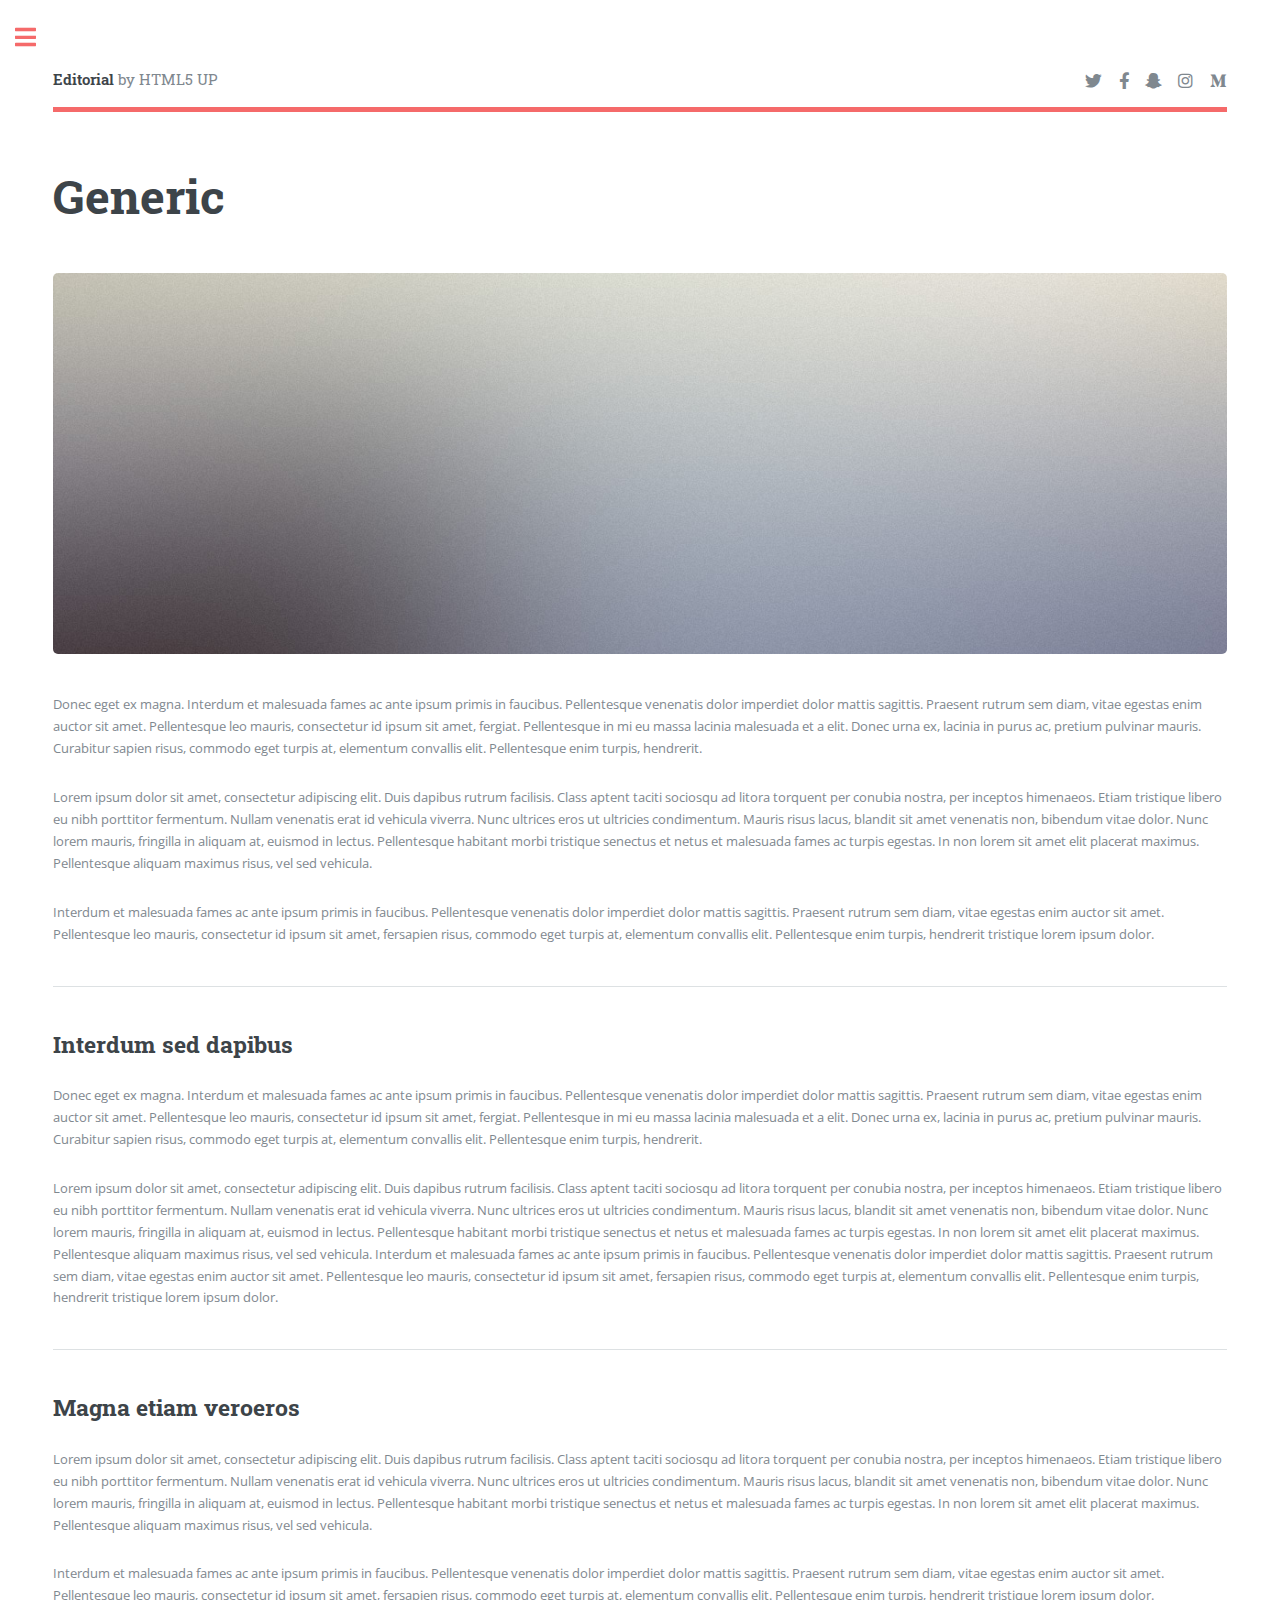
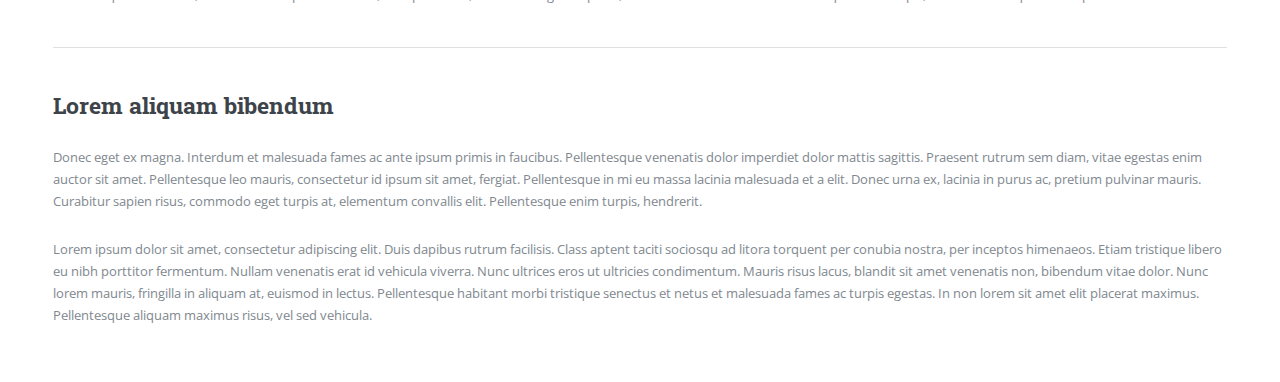
<file: doc/generic.html>
<!DOCTYPE HTML>
<!--
	Editorial by HTML5 UP
	html5up.net | @ajlkn
	Free for personal and commercial use under the CCA 3.0 license (html5up.net/license)
-->
<html>
	<head>
		<title>Generic - Editorial by HTML5 UP</title>
		<meta charset="utf-8" />
		<meta name="viewport" content="width=device-width, initial-scale=1, user-scalable=no" />
		<link rel="stylesheet" href="assets/css/main.css" />
	</head>
	<body class="is-preload">

		<!-- Wrapper -->
			<div id="wrapper">

				<!-- Main -->
					<div id="main">
						<div class="inner">

							<!-- Header -->
								<header id="header">
									<a href="index.html" class="logo"><strong>Editorial</strong> by HTML5 UP</a>
									<ul class="icons">
										<li><a href="#" class="icon brands fa-twitter"><span class="label">Twitter</span></a></li>
										<li><a href="#" class="icon brands fa-facebook-f"><span class="label">Facebook</span></a></li>
										<li><a href="#" class="icon brands fa-snapchat-ghost"><span class="label">Snapchat</span></a></li>
										<li><a href="#" class="icon brands fa-instagram"><span class="label">Instagram</span></a></li>
										<li><a href="#" class="icon brands fa-medium-m"><span class="label">Medium</span></a></li>
									</ul>
								</header>

							<!-- Content -->
								<section>
									<header class="main">
										<h1>Generic</h1>
									</header>

									<span class="image main"><img src="images/pic11.jpg" alt="" /></span>

									<p>Donec eget ex magna. Interdum et malesuada fames ac ante ipsum primis in faucibus. Pellentesque venenatis dolor imperdiet dolor mattis sagittis. Praesent rutrum sem diam, vitae egestas enim auctor sit amet. Pellentesque leo mauris, consectetur id ipsum sit amet, fergiat. Pellentesque in mi eu massa lacinia malesuada et a elit. Donec urna ex, lacinia in purus ac, pretium pulvinar mauris. Curabitur sapien risus, commodo eget turpis at, elementum convallis elit. Pellentesque enim turpis, hendrerit.</p>
									<p>Lorem ipsum dolor sit amet, consectetur adipiscing elit. Duis dapibus rutrum facilisis. Class aptent taciti sociosqu ad litora torquent per conubia nostra, per inceptos himenaeos. Etiam tristique libero eu nibh porttitor fermentum. Nullam venenatis erat id vehicula viverra. Nunc ultrices eros ut ultricies condimentum. Mauris risus lacus, blandit sit amet venenatis non, bibendum vitae dolor. Nunc lorem mauris, fringilla in aliquam at, euismod in lectus. Pellentesque habitant morbi tristique senectus et netus et malesuada fames ac turpis egestas. In non lorem sit amet elit placerat maximus. Pellentesque aliquam maximus risus, vel sed vehicula.</p>
									<p>Interdum et malesuada fames ac ante ipsum primis in faucibus. Pellentesque venenatis dolor imperdiet dolor mattis sagittis. Praesent rutrum sem diam, vitae egestas enim auctor sit amet. Pellentesque leo mauris, consectetur id ipsum sit amet, fersapien risus, commodo eget turpis at, elementum convallis elit. Pellentesque enim turpis, hendrerit tristique lorem ipsum dolor.</p>

									<hr class="major" />

									<h2>Interdum sed dapibus</h2>
									<p>Donec eget ex magna. Interdum et malesuada fames ac ante ipsum primis in faucibus. Pellentesque venenatis dolor imperdiet dolor mattis sagittis. Praesent rutrum sem diam, vitae egestas enim auctor sit amet. Pellentesque leo mauris, consectetur id ipsum sit amet, fergiat. Pellentesque in mi eu massa lacinia malesuada et a elit. Donec urna ex, lacinia in purus ac, pretium pulvinar mauris. Curabitur sapien risus, commodo eget turpis at, elementum convallis elit. Pellentesque enim turpis, hendrerit.</p>
									<p>Lorem ipsum dolor sit amet, consectetur adipiscing elit. Duis dapibus rutrum facilisis. Class aptent taciti sociosqu ad litora torquent per conubia nostra, per inceptos himenaeos. Etiam tristique libero eu nibh porttitor fermentum. Nullam venenatis erat id vehicula viverra. Nunc ultrices eros ut ultricies condimentum. Mauris risus lacus, blandit sit amet venenatis non, bibendum vitae dolor. Nunc lorem mauris, fringilla in aliquam at, euismod in lectus. Pellentesque habitant morbi tristique senectus et netus et malesuada fames ac turpis egestas. In non lorem sit amet elit placerat maximus. Pellentesque aliquam maximus risus, vel sed vehicula. Interdum et malesuada fames ac ante ipsum primis in faucibus. Pellentesque venenatis dolor imperdiet dolor mattis sagittis. Praesent rutrum sem diam, vitae egestas enim auctor sit amet. Pellentesque leo mauris, consectetur id ipsum sit amet, fersapien risus, commodo eget turpis at, elementum convallis elit. Pellentesque enim turpis, hendrerit tristique lorem ipsum dolor.</p>

									<hr class="major" />

									<h2>Magna etiam veroeros</h2>
									<p>Lorem ipsum dolor sit amet, consectetur adipiscing elit. Duis dapibus rutrum facilisis. Class aptent taciti sociosqu ad litora torquent per conubia nostra, per inceptos himenaeos. Etiam tristique libero eu nibh porttitor fermentum. Nullam venenatis erat id vehicula viverra. Nunc ultrices eros ut ultricies condimentum. Mauris risus lacus, blandit sit amet venenatis non, bibendum vitae dolor. Nunc lorem mauris, fringilla in aliquam at, euismod in lectus. Pellentesque habitant morbi tristique senectus et netus et malesuada fames ac turpis egestas. In non lorem sit amet elit placerat maximus. Pellentesque aliquam maximus risus, vel sed vehicula.</p>
									<p>Interdum et malesuada fames ac ante ipsum primis in faucibus. Pellentesque venenatis dolor imperdiet dolor mattis sagittis. Praesent rutrum sem diam, vitae egestas enim auctor sit amet. Pellentesque leo mauris, consectetur id ipsum sit amet, fersapien risus, commodo eget turpis at, elementum convallis elit. Pellentesque enim turpis, hendrerit tristique lorem ipsum dolor.</p>

									<hr class="major" />

									<h2>Lorem aliquam bibendum</h2>
									<p>Donec eget ex magna. Interdum et malesuada fames ac ante ipsum primis in faucibus. Pellentesque venenatis dolor imperdiet dolor mattis sagittis. Praesent rutrum sem diam, vitae egestas enim auctor sit amet. Pellentesque leo mauris, consectetur id ipsum sit amet, fergiat. Pellentesque in mi eu massa lacinia malesuada et a elit. Donec urna ex, lacinia in purus ac, pretium pulvinar mauris. Curabitur sapien risus, commodo eget turpis at, elementum convallis elit. Pellentesque enim turpis, hendrerit.</p>
									<p>Lorem ipsum dolor sit amet, consectetur adipiscing elit. Duis dapibus rutrum facilisis. Class aptent taciti sociosqu ad litora torquent per conubia nostra, per inceptos himenaeos. Etiam tristique libero eu nibh porttitor fermentum. Nullam venenatis erat id vehicula viverra. Nunc ultrices eros ut ultricies condimentum. Mauris risus lacus, blandit sit amet venenatis non, bibendum vitae dolor. Nunc lorem mauris, fringilla in aliquam at, euismod in lectus. Pellentesque habitant morbi tristique senectus et netus et malesuada fames ac turpis egestas. In non lorem sit amet elit placerat maximus. Pellentesque aliquam maximus risus, vel sed vehicula.</p>

								</section>

						</div>
					</div>

				<!-- Sidebar -->
					<div id="sidebar">
						<div class="inner">

							<!-- Search -->
								<section id="search" class="alt">
									<form method="post" action="#">
										<input type="text" name="query" id="query" placeholder="Search" />
									</form>
								</section>

							<!-- Menu -->
								<nav id="menu">
									<header class="major">
										<h2>Menu</h2>
									</header>
									<ul>
										<li><a href="index.html">Homepage</a></li>
										<li><a href="generic.html">Generic</a></li>
										<li><a href="elements.html">Elements</a></li>
										<li>
											<span class="opener">Submenu</span>
											<ul>
												<li><a href="#">Lorem Dolor</a></li>
												<li><a href="#">Ipsum Adipiscing</a></li>
												<li><a href="#">Tempus Magna</a></li>
												<li><a href="#">Feugiat Veroeros</a></li>
											</ul>
										</li>
										<li><a href="#">Etiam Dolore</a></li>
										<li><a href="#">Adipiscing</a></li>
										<li>
											<span class="opener">Another Submenu</span>
											<ul>
												<li><a href="#">Lorem Dolor</a></li>
												<li><a href="#">Ipsum Adipiscing</a></li>
												<li><a href="#">Tempus Magna</a></li>
												<li><a href="#">Feugiat Veroeros</a></li>
											</ul>
										</li>
										<li><a href="#">Maximus Erat</a></li>
										<li><a href="#">Sapien Mauris</a></li>
										<li><a href="#">Amet Lacinia</a></li>
									</ul>
								</nav>

							<!-- Section -->
								<section>
									<header class="major">
										<h2>Ante interdum</h2>
									</header>
									<div class="mini-posts">
										<article>
											<a href="#" class="image"><img src="images/pic07.jpg" alt="" /></a>
											<p>Aenean ornare velit lacus, ac varius enim lorem ullamcorper dolore aliquam.</p>
										</article>
										<article>
											<a href="#" class="image"><img src="images/pic08.jpg" alt="" /></a>
											<p>Aenean ornare velit lacus, ac varius enim lorem ullamcorper dolore aliquam.</p>
										</article>
										<article>
											<a href="#" class="image"><img src="images/pic09.jpg" alt="" /></a>
											<p>Aenean ornare velit lacus, ac varius enim lorem ullamcorper dolore aliquam.</p>
										</article>
									</div>
									<ul class="actions">
										<li><a href="#" class="button">More</a></li>
									</ul>
								</section>

							<!-- Section -->
								<section>
									<header class="major">
										<h2>Get in touch</h2>
									</header>
									<p>Sed varius enim lorem ullamcorper dolore aliquam aenean ornare velit lacus, ac varius enim lorem ullamcorper dolore. Proin sed aliquam facilisis ante interdum. Sed nulla amet lorem feugiat tempus aliquam.</p>
									<ul class="contact">
										<li class="icon solid fa-envelope"><a href="#">information@untitled.tld</a></li>
										<li class="icon solid fa-phone">(000) 000-0000</li>
										<li class="icon solid fa-home">1234 Somewhere Road #8254<br />
										Nashville, TN 00000-0000</li>
									</ul>
								</section>

							<!-- Footer -->
								<footer id="footer">
									<p class="copyright">&copy; Untitled. All rights reserved. Demo Images: <a href="https://unsplash.com">Unsplash</a>. Design: <a href="https://html5up.net">HTML5 UP</a>.</p>
								</footer>

						</div>
					</div>

			</div>

		<!-- Scripts -->
			<script src="assets/js/jquery.min.js"></script>
			<script src="assets/js/browser.min.js"></script>
			<script src="assets/js/breakpoints.min.js"></script>
			<script src="assets/js/util.js"></script>
			<script src="assets/js/main.js"></script>

	</body>
</html>
</file>
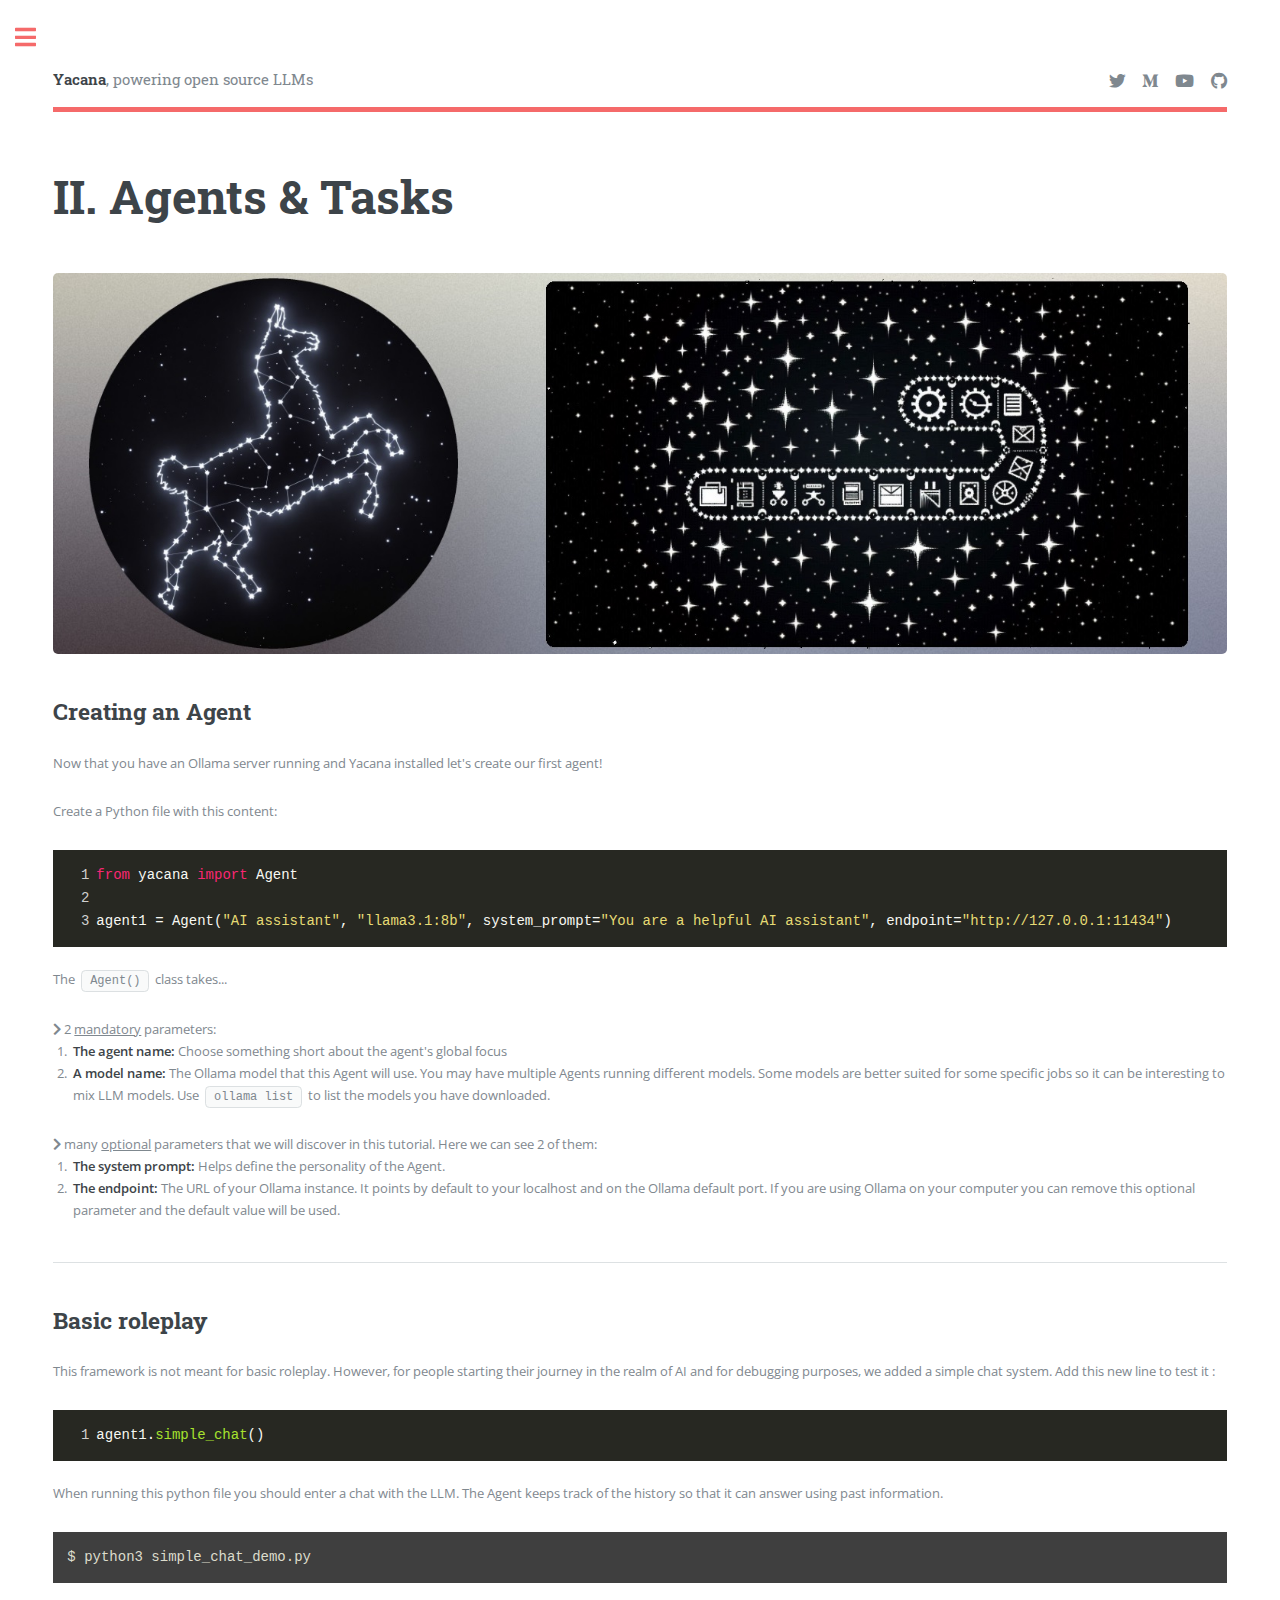
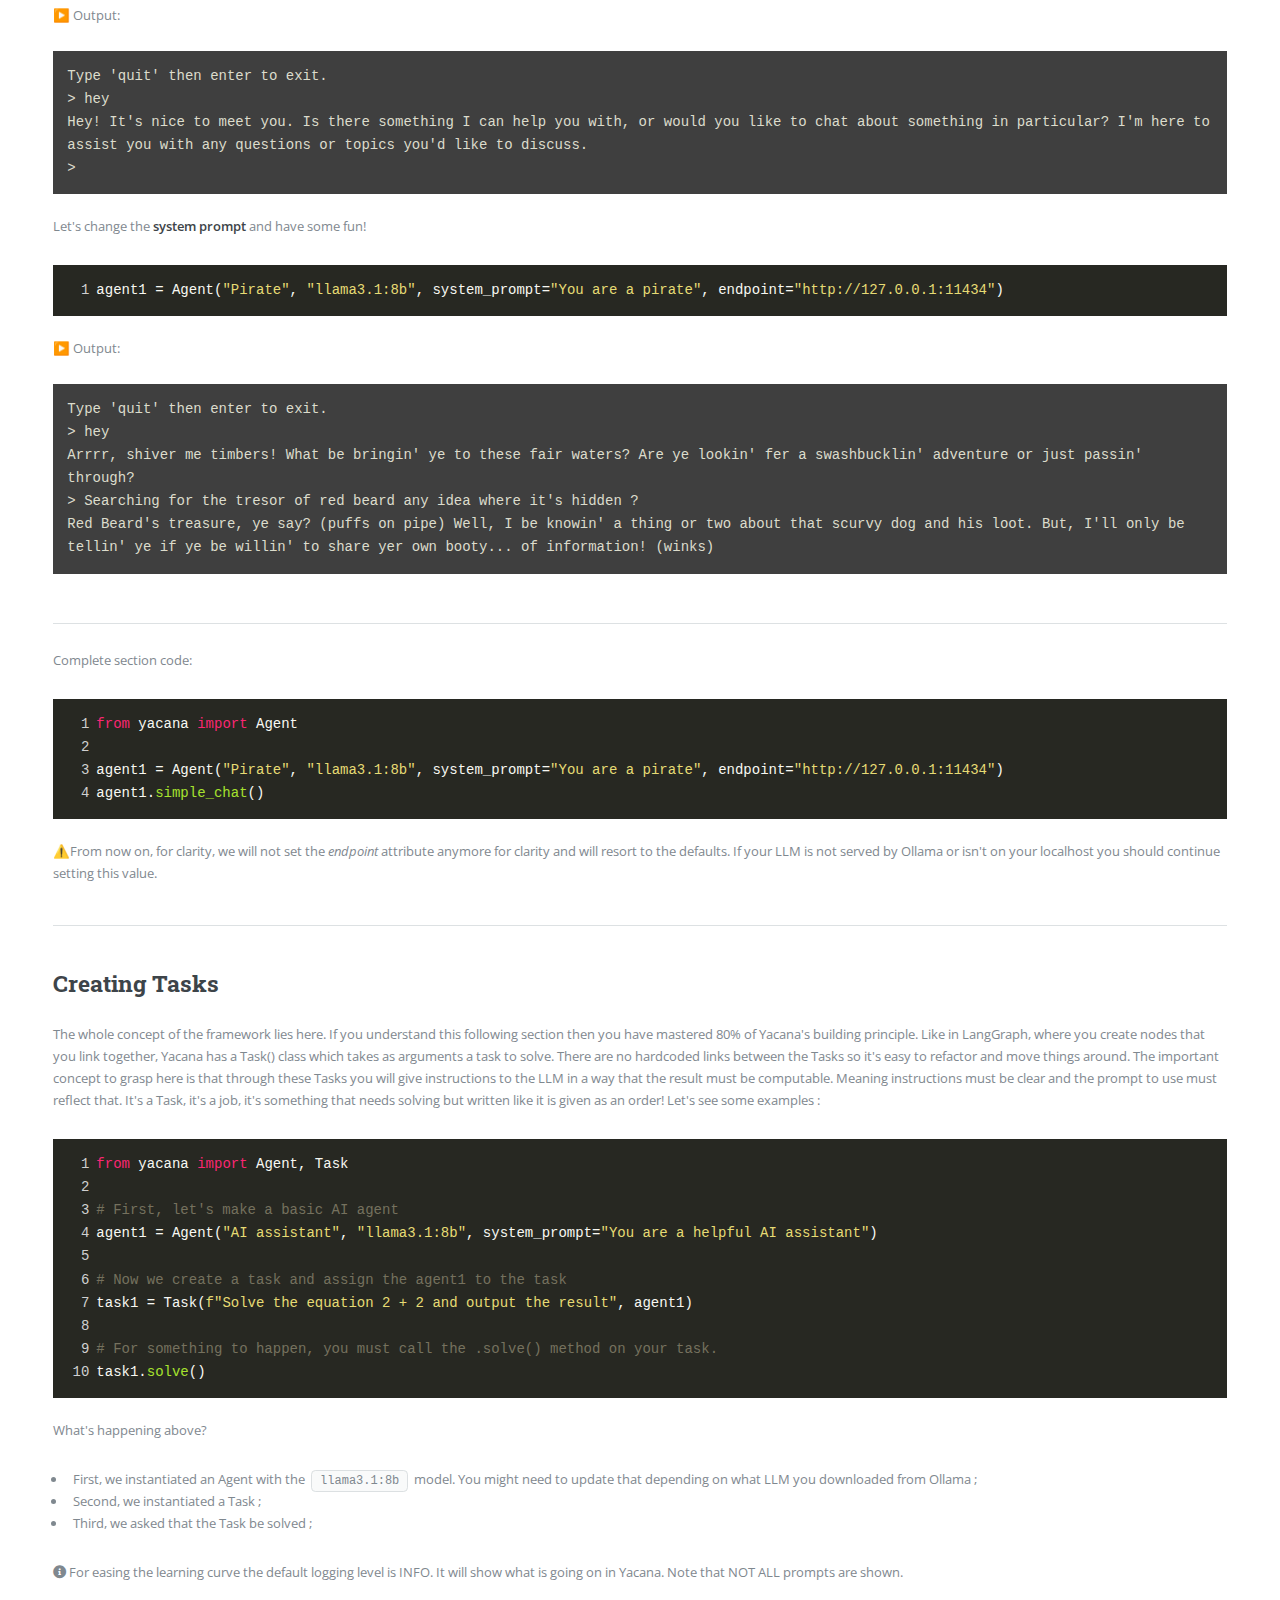
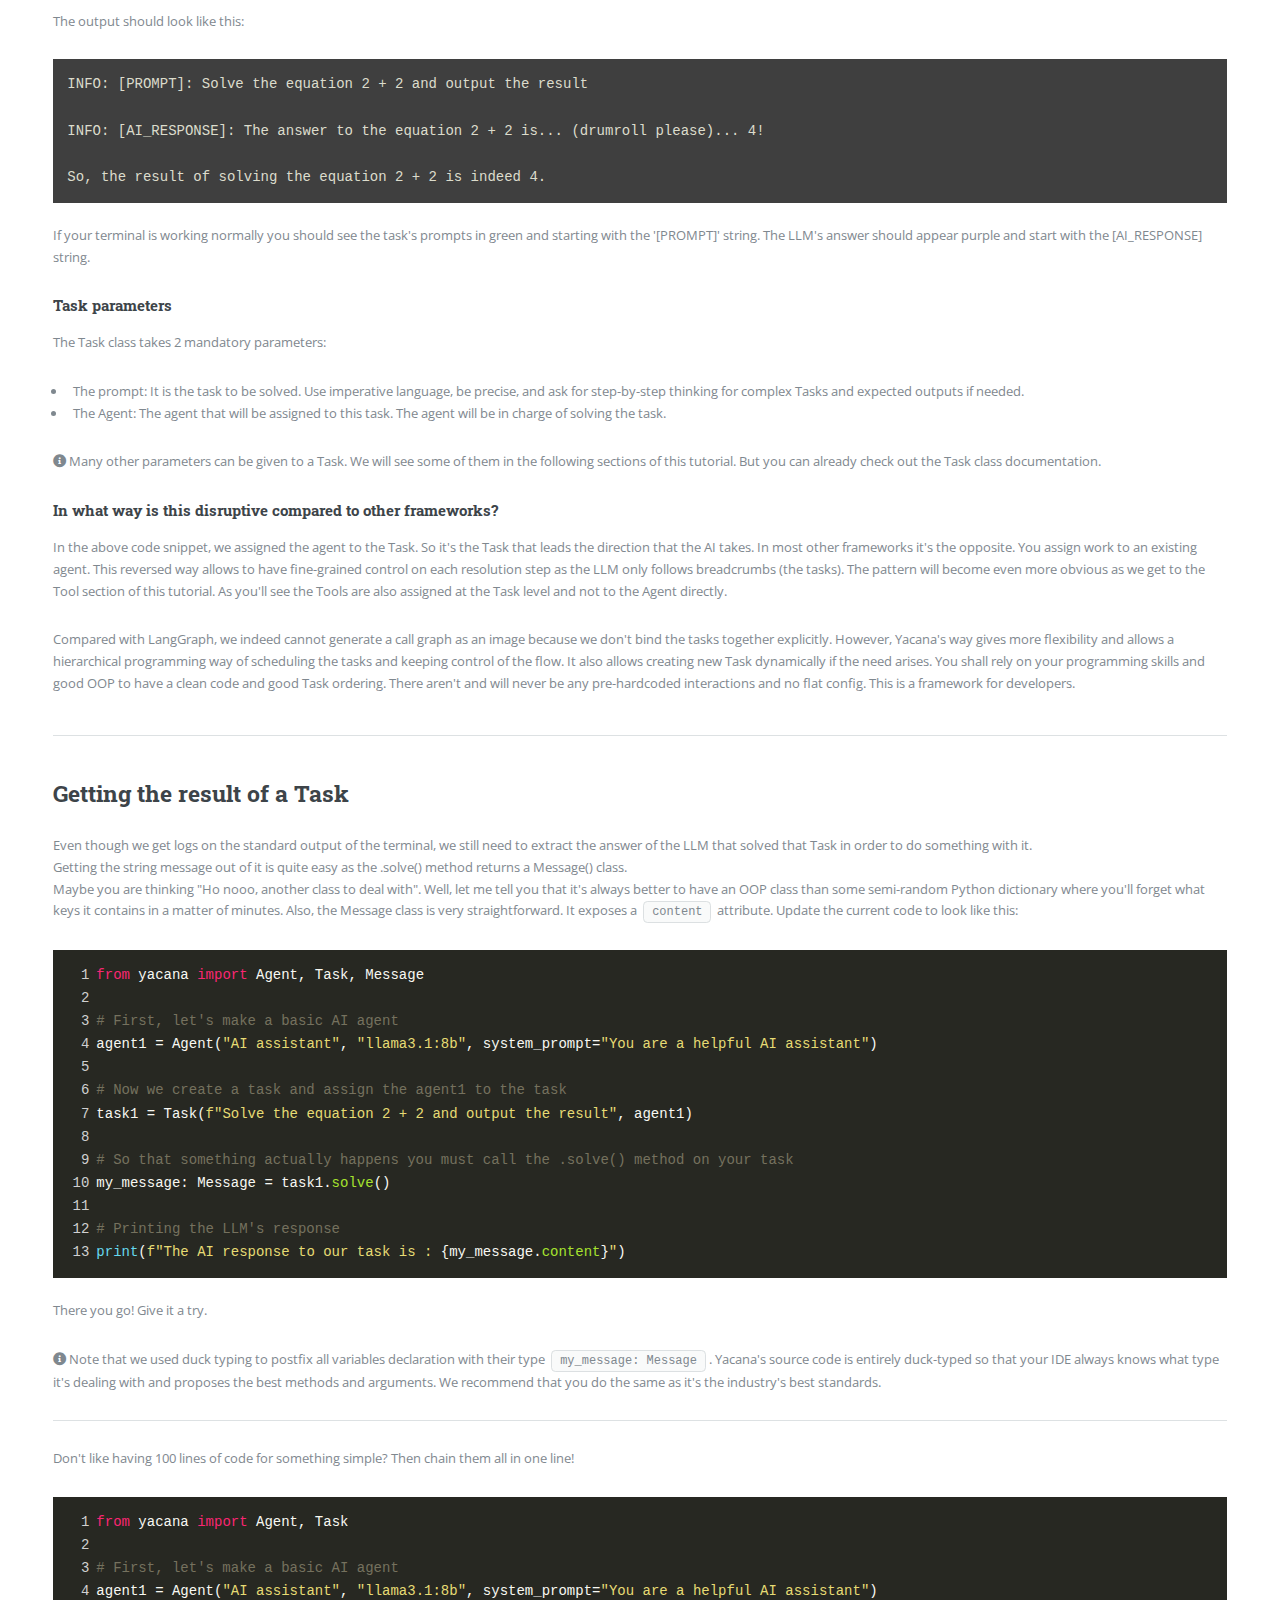
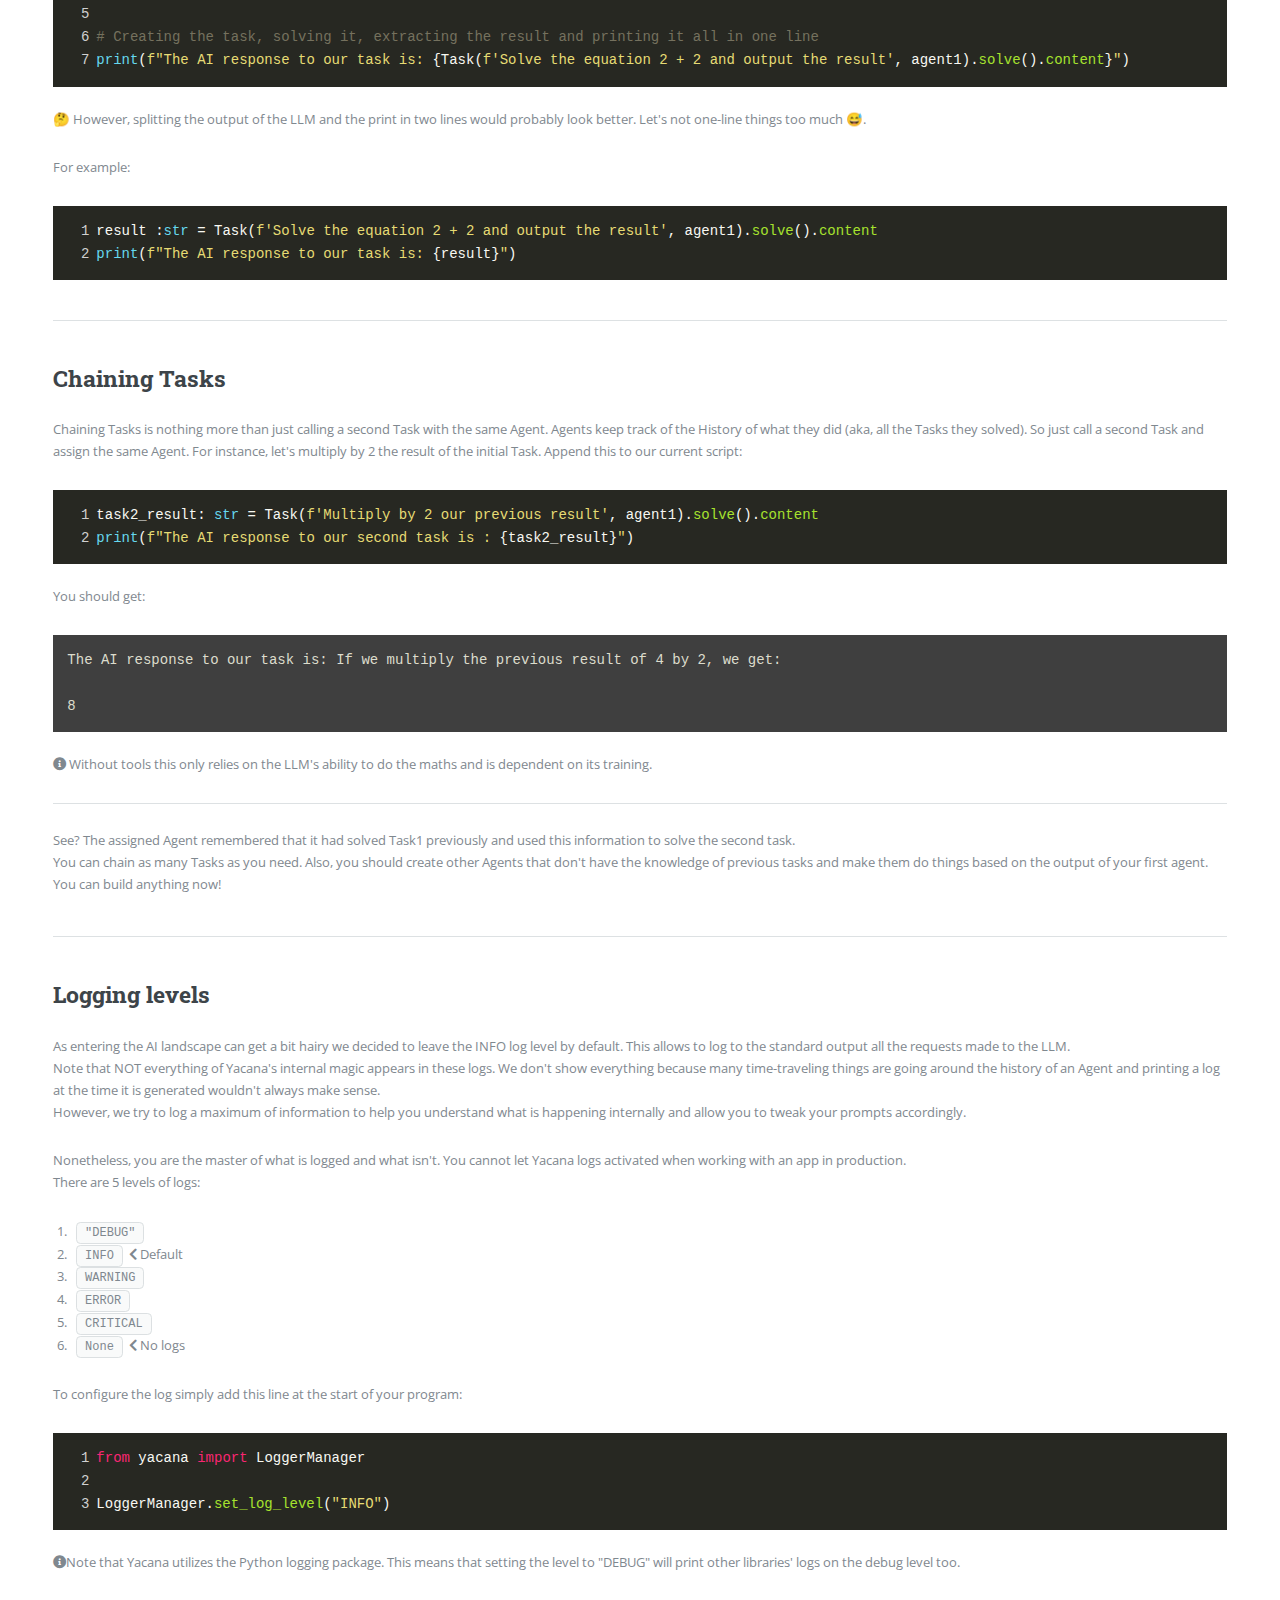
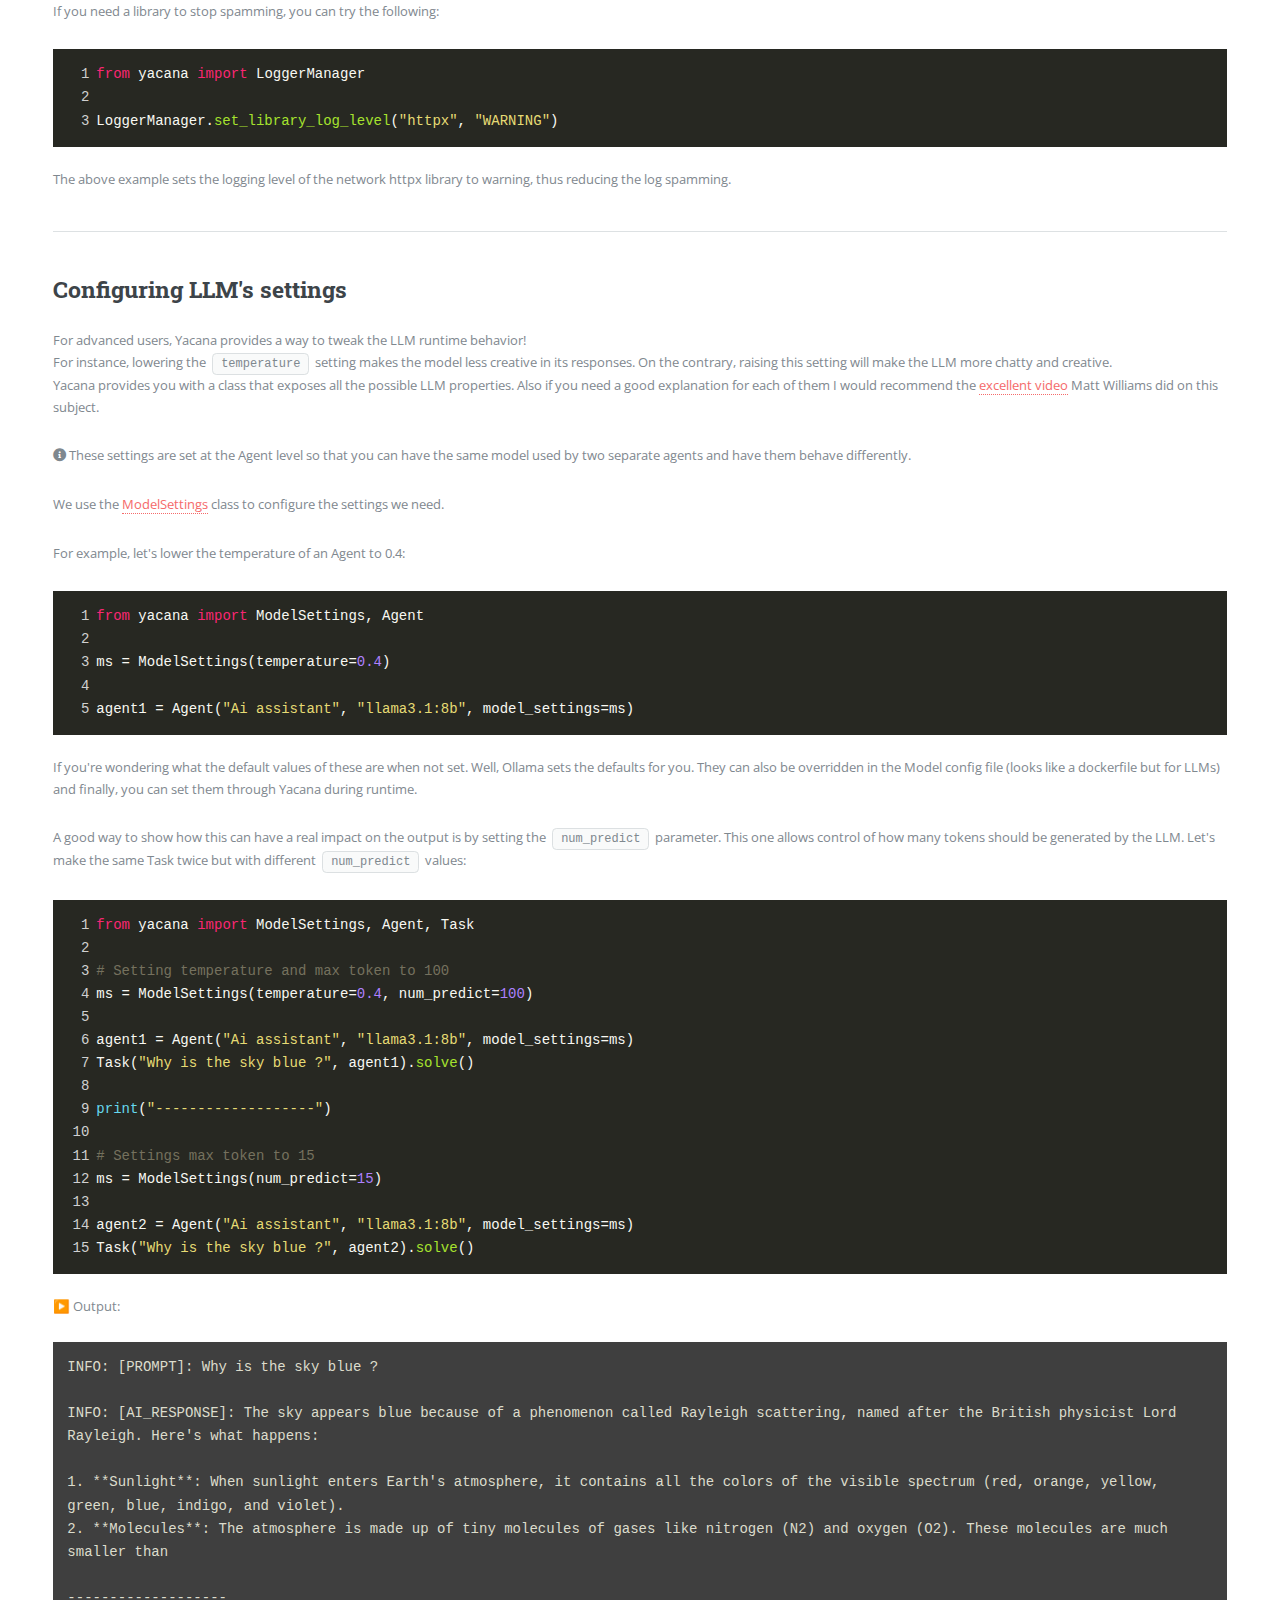
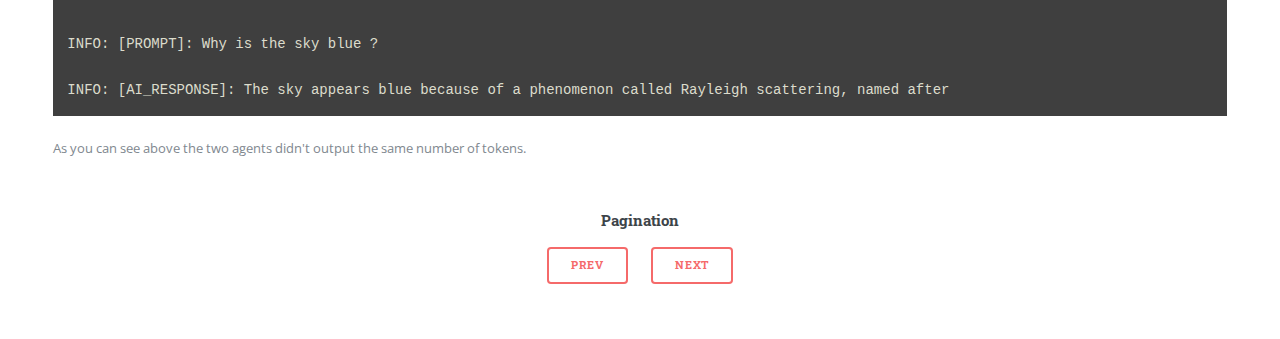
<file: docs/pages/agents_and_tasks.html>
<!DOCTYPE HTML>
<!--
	Editorial by HTML5 UP
	html5up.net | @ajlkn
	Free for personal and commercial use under the CCA 3.0 license (html5up.net/license)
-->
<html>

<head>
    <title>Agents & Tasks</title>
    <meta charset="utf-8"/>
    <meta name="viewport" content="width=device-width, initial-scale=1, user-scalable=no"/>
    <link rel="stylesheet" href="../assets/css/main.css"/>
    <link rel="stylesheet" href="../assets/css/codemirror.min.css">
    <link rel="stylesheet" href="../assets/css/monokai.min.css">
    <link rel="stylesheet" href="../assets/css/foldgutter.min.css">
    <link rel="stylesheet" href="../assets/css/codemirror-custom.css">
    <link rel="stylesheet" href="../assets/css/zenburn.min.css">
    <script src="../assets/js/codemirror.min.js"></script>
    <script src="../assets/js/python.min.js"></script>
    <script src="../assets/js/foldcode.min.js"></script>
    <script src="../assets/js/foldgutter.min.js"></script>
    <script src="../assets/js/brace-fold.min.js"></script>
    <script src="../assets/js/codemirror-custom.js"></script>
</head>

<body class="is-preload">

<!-- Wrapper -->
<div id="wrapper">

    <!-- Main -->
    <div id="main">
        <div class="inner">

            <!-- Header -->
            <header id="header">
                <a href="../index.html" class="logo"><strong>Yacana</strong>, powering open source LLMs</a>
                <ul class="icons">
                    <li><a href="https://x.com/RSoftwares_ofc" class="icon brands fa-twitter"><span class="label">Twitter</span></a>
                    </li>
                    <li><a href="https://medium.com/@docteur_rs" class="icon brands fa-medium-m"><span class="label">Medium</span></a>
                    </li>
                    <li><a href="https://www.youtube.com/channel/UCvi7R0CRmtxhWOVw62XteTw"
                           class="icon brands fa-youtube"><span class="label">Medium</span></a></li>
                    <li><a href="https://github.com/rememberSoftwares/yacana" class="icon brands fa-github"><span
                            class="label">Github</span></a></li>
                </ul>
            </header>

            <!-- Content -->
            <section>
                <header class="main">
                    <h1 id="creating-an-agent">II. Agents & Tasks</h1>
                </header>

                <span class="image main"><img src="../images/agents_and_tasks.jpg"
                                              alt="Creating Agents and Tasks to solve"/></span>


                <h2>Creating an Agent</h2>

                <p>Now that you have an Ollama server running and Yacana installed let's create our first agent!</p>
                <p>Create a Python file with this content:</p>
                <pre><code class="language-python">
from yacana import Agent

agent1 = Agent("AI assistant", "llama3.1:8b", system_prompt="You are a helpful AI assistant", endpoint="http://127.0.0.1:11434")
					</code></pre>
                <br>
                <p>The <code>Agent()</code> class takes...</p>
                <span class="icon solid fa-chevron-right"> 2 <u>mandatory</u> parameters:</span>
                <ol>
                    <li><strong>The agent name:</strong> Choose something short about the agent's global focus</li>
                    <li><strong>A model name:</strong> The Ollama model that this Agent will use. You may have
                        multiple Agents running different models. Some models are better suited for some specific
                        jobs so it can be interesting to mix LLM models. Use <code>ollama list</code> to list the
                        models you have downloaded.
                    </li>
                </ol>
                <span class="icon solid fa-chevron-right"> many <u>optional</u> parameters that we will discover in
						this tutorial. Here we
						can see 2 of them:</span>
                <ol>
                    <li><strong>The system prompt:</strong> Helps define the personality of the Agent.</li>
                    <li><strong>The endpoint:</strong> The URL of your Ollama instance. It points by default to your
                        localhost and on the Ollama default port. If you are using Ollama on your computer you can
                        remove this optional parameter and the default value will be used.
                    </li>
                </ol>

                <hr class="major"/>

                <h2 id="basic-roleplay">Basic roleplay</h2>
                <p>This framework is not meant for basic roleplay. However, for people starting their journey in the
                    realm of AI and for debugging purposes, we added a simple chat system. Add this new line to test
                    it :</p>
                <pre><code class="language-python">
agent1.simple_chat()
					</code></pre>
                <br>
                <p>When running this python file you should enter a chat with the LLM. The Agent keeps track of the
                    history so that it can answer using past information.</p>
                <pre><code class="text-output">
$ python3 simple_chat_demo.py
					</code></pre>
                <br>
                <span>▶️ Output:</span>
                <pre><code class="text-output">
Type 'quit' then enter to exit.
> hey
Hey! It's nice to meet you. Is there something I can help you with, or would you like to chat about something in particular? I'm here to assist you with any questions or topics you'd like to discuss.
>
					</code></pre>
                <br>
                <p>Let's change the <strong>system prompt</strong> and have some fun!</p>
                <pre><code class="language-python">
agent1 = Agent("Pirate", "llama3.1:8b", system_prompt="You are a pirate", endpoint="http://127.0.0.1:11434")
					</code></pre>
                <br>
                <span>▶️ Output:</span>
                <pre><code class="text-output">
Type 'quit' then enter to exit.
> hey
Arrrr, shiver me timbers! What be bringin' ye to these fair waters? Are ye lookin' fer a swashbucklin' adventure or just passin' through?
> Searching for the tresor of red beard any idea where it's hidden ?
Red Beard's treasure, ye say? (puffs on pipe) Well, I be knowin' a thing or two about that scurvy dog and his loot. But, I'll only be tellin' ye if ye be willin' to share yer own booty... of information! (winks)
					</code></pre>
                <br>
                <hr>
                <p>Complete section code:</p>
                <pre><code class="language-python">
from yacana import Agent

agent1 = Agent("Pirate", "llama3.1:8b", system_prompt="You are a pirate", endpoint="http://127.0.0.1:11434")
agent1.simple_chat()
					</code></pre>
                <br>
                <p>⚠️From now on, for clarity, we will not set the <em>endpoint</em> attribute anymore for clarity and
                    will resort
                    to the defaults. If your LLM is not served by Ollama or isn't on your localhost you should
                    continue setting this value.</p>

                <hr class="major"/>

                <h2 id="creating-tasks">Creating Tasks</h2>
                <p>The whole concept of the framework lies here. If you understand this following section then you
                    have mastered 80% of Yacana's building principle. Like in LangGraph, where you create nodes that
                    you link together, Yacana has a Task() class which takes as arguments a task to solve. There are
                    no hardcoded links between the Tasks so it's easy to refactor and move things around. The
                    important concept to grasp here is that through these Tasks you will give instructions to the
                    LLM in a way that the result must be computable. Meaning instructions must be clear and the
                    prompt to use must reflect that. It's a Task, it's a job, it's something that needs solving but
                    written like it is given as an order! Let's see some examples :</p>
                <pre><code class="language-python">
from yacana import Agent, Task

# First, let's make a basic AI agent
agent1 = Agent("AI assistant", "llama3.1:8b", system_prompt="You are a helpful AI assistant")

# Now we create a task and assign the agent1 to the task
task1 = Task(f"Solve the equation 2 + 2 and output the result", agent1)

# For something to happen, you must call the .solve() method on your task.
task1.solve()
					</code></pre>
                <br>
                <p>What's happening above?</p>
                <ul>
                    <li>First, we instantiated an Agent with the <code>llama3.1:8b</code> model. You might need to
                        update that depending on what LLM you downloaded from Ollama ;
                    </li>
                    <li>Second, we instantiated a Task ;</li>
                    <li>Third, we asked that the Task be solved ;</li>
                </ul>
                <p class="icon solid fa-info-circle"> For easing the learning curve the default logging level is
                    INFO. It will show what is going on in Yacana. Note that NOT ALL prompts are shown.</p>
                <p>The output should look like this:</p>
                <pre><code class="text-output">
INFO: [PROMPT]: Solve the equation 2 + 2 and output the result
							
INFO: [AI_RESPONSE]: The answer to the equation 2 + 2 is... (drumroll please)... 4!
							
So, the result of solving the equation 2 + 2 is indeed 4.
							</code></pre>
                <br>
                <p>If your terminal is working normally you should see the task's prompts in green and starting with
                    the '[PROMPT]' string. The LLM's answer should appear purple and start with the [AI_RESPONSE]
                    string.</p>
                <h4 id="task-parameters">Task parameters</h4>
                <p>The Task class takes 2 mandatory parameters:</p>
                <ul>
                    <li>The prompt: It is the task to be solved. Use imperative language, be precise, and ask for
                        step-by-step thinking for complex Tasks and expected outputs if needed.
                    </li>
                    <li>The Agent: The agent that will be assigned to this task. The agent will be in charge of
                        solving the task.
                    </li>
                </ul>
                <p class="icon solid fa-info-circle"> Many other parameters can be given to a Task. We will see some
                    of them in the following sections of this tutorial. But you can already check out the Task class
                    documentation.</p>
                <h4 id="in-what-way-is-this-disruptive-compared-to-other-frameworks">In what way is this disruptive
                    compared to other frameworks?</h4>
                <p>In the above code snippet, we assigned the agent to the Task. So it's the Task that leads the
                    direction that the AI takes. In most other frameworks it's the opposite. You assign work to an
                    existing agent. This reversed way allows to have fine-grained control on each resolution step
                    as the LLM only follows breadcrumbs (the tasks). The pattern will become even more obvious as we
                    get to the Tool section of this tutorial. As you'll see the Tools are also assigned at the Task
                    level and not to the Agent directly.</p>
                <p>Compared with LangGraph, we indeed cannot generate a call graph as an image because we don't
                    bind the tasks together explicitly. However, Yacana's way gives more flexibility and allows a
                    hierarchical programming way of scheduling the tasks and keeping control of the flow. It also
                    allows creating new Task dynamically if the need arises. You shall rely on your programming
                    skills and good OOP to have a clean code and good Task ordering. There aren't and will never be
                    any pre-hardcoded interactions and no flat config. This is a framework for developers.</p>

                <hr class="major"/>

                <h2 id="getting-the-result-of-a-task">Getting the result of a Task</h2>
                <p>Even though we get logs on the standard output of the terminal, we still need to extract the
                    answer of the LLM that solved that Task in order to do something with it.<br>
                    Getting the string message out of it is quite easy as the .solve() method returns a Message() class.<br>
                    Maybe you are thinking &quot;Ho nooo, another class to deal with&quot;. Well, let me tell you
                    that it's always better to have an OOP class than some semi-random Python dictionary where
                    you'll forget what keys it contains in a matter of minutes. Also, the Message class is very
                    straightforward. It exposes a <code>content</code> attribute. Update the current code to look
                    like this:</p>
                <pre><code class="language-python">
from yacana import Agent, Task, Message

# First, let's make a basic AI agent
agent1 = Agent("AI assistant", "llama3.1:8b", system_prompt="You are a helpful AI assistant")

# Now we create a task and assign the agent1 to the task
task1 = Task(f"Solve the equation 2 + 2 and output the result", agent1)

# So that something actually happens you must call the .solve() method on your task
my_message: Message = task1.solve()

# Printing the LLM's response
print(f"The AI response to our task is : {my_message.content}")
						</code></pre>
                <br>
                <p>There you go! Give it a try.</p>
                <p class="icon solid fa-info-circle"> Note that we used duck typing to postfix all variables
                    declaration with their type <code>my_message: Message</code>. Yacana's source code is entirely
                    duck-typed so that your IDE always knows what type it's dealing with and proposes the best
                    methods and arguments. We recommend that you do the same as it's the industry's best standards.
                </p>
                <hr>
                <p>Don't like having 100 lines of code for something simple? Then chain them all in one line!</p>
                <pre><code class="language-python">
from yacana import Agent, Task

# First, let's make a basic AI agent
agent1 = Agent("AI assistant", "llama3.1:8b", system_prompt="You are a helpful AI assistant")

# Creating the task, solving it, extracting the result and printing it all in one line
print(f"The AI response to our task is: {Task(f'Solve the equation 2 + 2 and output the result', agent1).solve().content}")
					</code></pre>
                <br>
                <p>🤔 However, splitting the output of the LLM and the print in two lines would probably look
                    better. Let's not one-line things too much 😅.</p>
                <p>For example:</p>
                <pre><code class="language-python">
result :str = Task(f'Solve the equation 2 + 2 and output the result', agent1).solve().content
print(f"The AI response to our task is: {result}")
					</code></pre>

                <hr class="major"/>

                <h2 id="chaining-tasks">Chaining Tasks</h2>
                <p>Chaining Tasks is nothing more than just calling a second Task with the same Agent. Agents keep
                    track of the History of what they did (aka, all the Tasks they solved). So just call a second
                    Task and assign the same Agent. For instance, let's multiply by 2 the result of the initial
                    Task. Append this to our current script:</p>
                <pre><code class="language-python">
task2_result: str = Task(f'Multiply by 2 our previous result', agent1).solve().content
print(f"The AI response to our second task is : {task2_result}")
					</code></pre>
                <br>
                <p>You should get:</p>
                <pre><code class="text-output">
The AI response to our task is: If we multiply the previous result of 4 by 2, we get:
							
8
					</code></pre>
                <br>
                <p class="icon solid fa-info-circle"> Without tools this only relies on the LLM's ability to do the
                    maths and is dependent on its training.</p>
                <hr>
                <p>See? The assigned Agent remembered that it had solved Task1 previously and used this
                    information to solve the second task.<br>
                    You can chain as many Tasks as you need. Also, you should create other Agents that don't have
                    the knowledge of previous tasks and make them do things based on the output of your first agent.
                    You can build anything now!</p>

                <hr class="major"/>

                <h2 id="logging-levels">Logging levels</h2>
                <p>As entering the AI landscape can get a bit hairy we decided to leave the INFO log level by
                    default. This allows to log to the standard output all the requests made to the LLM.<br>
                    Note that NOT everything of Yacana's internal magic appears in these logs. We don't show
                    everything because many time-traveling things are going around the history of an Agent and
                    printing a log at the time it is generated wouldn't always make sense.<br>
                    However, we try to log a maximum of information to help you understand what is happening
                    internally and allow you to tweak your prompts accordingly.</p>
                <p>Nonetheless, you are the master of what is logged and what isn't. You cannot let Yacana logs
                    activated when working with an app in production.<br>
                    There are 5 levels of logs:</p>
                <ol>
                    <li><code>"DEBUG"</code></li>
                    <li><code>INFO</code> <span class="icon solid fa-chevron-left"></span> Default</li>
                    <li><code>WARNING</code></li>
                    <li><code>ERROR</code></li>
                    <li><code>CRITICAL</code></li>
                    <li><code>None</code> <span class="icon solid fa-chevron-left"></span> No logs</li>
                </ol>
                <p>To configure the log simply add this line at the start of your program:</p>
                <pre><code class="language-python">
from yacana import LoggerManager

LoggerManager.set_log_level("INFO")
					</code></pre>
                <br>
                <p class="icon solid fa-info-circle">Note that Yacana utilizes the Python logging package. This
                    means that setting the level to &quot;DEBUG&quot; will print other libraries' logs on the debug
                    level too.</p>
                <p>If you need a library to stop spamming, you can try the following:</p>
                <pre><code class="language-python">
from yacana import LoggerManager

LoggerManager.set_library_log_level("httpx", "WARNING")
					</code></pre>
                <br>
                <p>The above example sets the logging level of the network httpx library to warning, thus reducing
                    the log spamming.</p>

                <hr class="major"/>

                <h2 id="configuring-llms-settings">Configuring LLM's settings</h2>
                <p>For advanced users, Yacana provides a way to tweak the LLM runtime behavior!<br>
                    For instance, lowering the <code>temperature</code> setting makes the model less creative in its
                    responses. On the contrary, raising this setting will make the LLM more chatty and creative.<br>
                    Yacana provides you with a class that exposes all the possible LLM properties. Also if you need a
                    good explanation for each of them I would
                    recommend the <a href="https://youtu.be/QfFRNF5AhME?si=lpSYUq2WoidYiqzP">excellent video</a>
                    Matt Williams did on this subject.</p>
                <p class="icon solid fa-info-circle"> These settings are set at the Agent level so that you can have
                    the same model used by two separate agents and have them behave differently.</p>
                <p>We use the <a href="">ModelSettings</a> class to configure the settings we need.</p>
                <p>For example, let's lower the temperature of an Agent to 0.4:</p>
                <pre><code class="language-python">
from yacana import ModelSettings, Agent

ms = ModelSettings(temperature=0.4)

agent1 = Agent("Ai assistant", "llama3.1:8b", model_settings=ms)
					</code></pre>
                <br>
                <p>If you're wondering what the default values of these are when not set. Well, Ollama sets the
                    defaults for you. They can also be overridden in the Model config file (looks like a dockerfile
                    but for LLMs) and finally, you can set them through Yacana during runtime.</p>
                <p>A good way to show how this can have a real impact on the output is by setting the
                    <code>num_predict</code> parameter. This one allows control of how many tokens should be
                    generated by the LLM. Let's make the same Task twice but with different <code>num_predict</code>
                    values:
                </p>
                <pre><code class="language-python">
from yacana import ModelSettings, Agent, Task

# Setting temperature and max token to 100
ms = ModelSettings(temperature=0.4, num_predict=100)

agent1 = Agent("Ai assistant", "llama3.1:8b", model_settings=ms)
Task("Why is the sky blue ?", agent1).solve()

print("-------------------")

# Settings max token to 15
ms = ModelSettings(num_predict=15)

agent2 = Agent("Ai assistant", "llama3.1:8b", model_settings=ms)
Task("Why is the sky blue ?", agent2).solve()
					</code></pre>
                <br>
                <span>▶️ Output:</span>
                <pre><code class="text-output">
INFO: [PROMPT]: Why is the sky blue ?

INFO: [AI_RESPONSE]: The sky appears blue because of a phenomenon called Rayleigh scattering, named after the British physicist Lord Rayleigh. Here's what happens:

1. **Sunlight**: When sunlight enters Earth's atmosphere, it contains all the colors of the visible spectrum (red, orange, yellow, green, blue, indigo, and violet).
2. **Molecules**: The atmosphere is made up of tiny molecules of gases like nitrogen (N2) and oxygen (O2). These molecules are much smaller than

-------------------

INFO: [PROMPT]: Why is the sky blue ?

INFO: [AI_RESPONSE]: The sky appears blue because of a phenomenon called Rayleigh scattering, named after
					</code></pre>
                <br>
                <p>As you can see above the two agents didn't output the same number of tokens.</p>
                <div style="text-align: center; margin-top: 50px;">
                    <h4>Pagination</h4>
                    <ul class="pagination">
                        <li><a href="installation.html#installing-ollama" class="button">Prev</a></li>

                        <li><a href="routing.html#concepts-of-routing" class="button">Next</a></li>
                    </ul>
                </div>
            </section>
        </div>
    </div>

    <!-- Sidebar -->
    <div id="sidebar">
        <div class="inner">

            <!-- Search -->
            <section id="search" class="alt">
                <form method="post" action="#">
                    <input type="text" name="query" id="query" placeholder="Search"/>
                </form>
            </section>

            <!-- Menu -->
            <nav class="menu">
                <header class="major">
                    <h2>Menu</h2>
                </header>
                <ul>
                    <li><a href="../index.html">Homepage</a></li>
                    <li>
                        <span class="opener">I. Installation</span>
                        <ul>
                            <li><a href="installation.html#installing-ollama">Installing Ollama</a></li>
                            <li><a href="installation.html#choosing-an-llm-model">Choosing an LLM model</a>
                            </li>
                            <li><a href="installation.html#running-the-model">Running the model</a></li>
                            <li><a href="installation.html#installing-yacana">Installing Yacana</a></li>
                            <li><a href="installation.html#imports">Imports</a></li>
                        </ul>
                    </li>
                    <li>
                        <span class="opener">II. Agents & Tasks</span>
                        <ul>
                            <li><a href="agents_and_tasks.html#creating-an-agent">Creating an Agent</a></li>
                            <li><a href="agents_and_tasks.html#basic-roleplay">Basic roleplay</a></li>
                            <li><a href="agents_and_tasks.html#creating-tasks">Creating Tasks</a></li>
                            <li><a href="agents_and_tasks.html#getting-the-result-of-a-task">Getting the
                                result of a Task</a></li>
                            <li><a href="agents_and_tasks.html#chaining-tasks">Chaining Tasks</a></li>
                            <li><a href="agents_and_tasks.html#logging-levels">Logging levels</a></li>
                            <li><a href="agents_and_tasks.html#configuring-llms-settings">Configuring LLM's
                                settings</a></li>
                        </ul>
                    </li>
                    <li>
                        <span class="opener">III. Routing</span>
                        <ul>
                            <li><a href="routing.html#concepts-of-routing">Concepts of routing</a></li>
                            <li><a href="routing.html#self-reflection-routing">Self-reflection routing</a>
                            </li>
                            <li><a href="routing.html#cleaning-history">Cleaning history</a></li>
                            <li><a href="routing.html#routing-demonstration">Routing demonstration</a></li>
                        </ul>
                    </li>
                    <li>
                        <span class="opener">IV. Managing Agents history</span>
                        <ul>
                            <li><a href="managing_agent_history.html#printing-history">Printing history</a>
                            </li>
                            <li><a href="managing_agent_history.html#creating-and-loading-checkpoints">Creating
                                and loading checkpoints</a></li>
                            <li><a href="managing_agent_history.html#Zero-prompt-shot-vs-multi-prompt-shot">Zero-prompt
                                shot vs multi-prompt shot</a></li>
                            <li><a href="managing_agent_history.html#saving-agent-state">Saving Agent
                                state</a></li>
                        </ul>
                    </li>
                    <li>
                        <span class="opener">V. Tool calling</span>
                        <ul>
                            <li><a href="tool_calling.html#concept-of-calling-tools">Concepts of calling
                                tools</a></li>
                            <li><a href="tool_calling.html#writing-good-tool-prompts">Writing good tool
                                prompts</a></li>
                            <li><a href="tool_calling.html#calling-a-tool">Calling a tool</a></li>
                            <li><a href="pages/tool_calling.html#improving-tool-calling-results">Improving
                                tool-calling results</a></li>
                            <li><a href="tool_calling.html#optional-tools">Optional tools</a></li>
                            <li><a href="tool_calling.html#assigning-multiple-tools">Assigning multiple
                                Tools</a></li>
                        </ul>
                    </li>
                    <li>
                        <span class="opener">VI. Dual-agents chat</span>
                        <ul>
                            <li><a href="dual_agents_chat.html#stopping-chat-using-maximum-iterations">Stopping
                                chat using 'maximum iterations'</a></li>
                            <li><a href="dual_agents_chat.html#letting-agents-end-the-chat">Letting Agents end
                                the chat</a></li>
                            <li><a href="dual_agents_chat.html#controlling-the-shift-message">Controlling the
                                Shift Message</a></li>
                            <li><a href="dual_agents_chat.html#using-tools-in-chat">Using tools in chat</a>
                            </li>
                        </ul>
                    </li>
                    <li><a href="multi_agents_chat.html#multi-agents-chat">VII. Multi-agents chat</a></li>
                </ul>
                <br>
                <ul>
                    <li>
                        <a href="classes.html">
                            <span style="display: inline" class="icon solid fa-cog">
                                <span class="label">
                                    Technical Documentation
                                </span>
                                Technical Documentation
                            </span>
                        </a>
                    </li>
                </ul>
            </nav>


            <!-- Section -->
            <section>
                <header class="major">
                    <h2>Related Youtube video</h2>
                </header>
                <div class="mini-posts">
                    <article>
                        <a href="#" class="image"><img src="../images/youtube_down.jpg" alt=""/></a>
                        <p>Youtube video for this section is still under creation. Please be patient ^^</p>
                    </article>
                </div>
            </section>

            <!-- Section -->
            <section>
                <nav class="menu">
                    <header class="major">
                        <h2>Page menu</h2>
                    </header>
                    <ul>
                        <li><a href="agents_and_tasks.html#creating-an-agent">Creating an Agent</a></li>
                        <li><a href="agents_and_tasks.html#basic-roleplay">Basic roleplay</a></li>
                        <li><a href="agents_and_tasks.html#creating-tasks">Creating Tasks</a></li>
                        <li><a href="agents_and_tasks.html#getting-the-result-of-a-task">Getting the result of
                            a Task</a></li>
                        <li><a href="agents_and_tasks.html#chaining-tasks">Chaining Tasks</a></li>
                        <li><a href="agents_and_tasks.html#logging-levels">Logging levels</a></li>
                        <li><a href="agents_and_tasks.html#configuring-llms-settings">Configuring LLM's
                            settings</a></li>
                    </ul>
                </nav>
            </section>

            <!-- Footer -->
            <footer id="footer">
                <p class="copyright">&copy; Emilien Lancelot. All rights reserved.<br>
                    Design: <a href="https://html5up.net">HTML5UP</a>.</p>
            </footer>

        </div>
    </div>

</div>

<!-- Scripts -->
<script src="../assets/js/jquery.min.js"></script>
<script src="../assets/js/browser.min.js"></script>
<script src="../assets/js/breakpoints.min.js"></script>
<script src="../assets/js/util.js"></script>
<script src="../assets/js/main.js"></script>

</body>

</html>
</file>
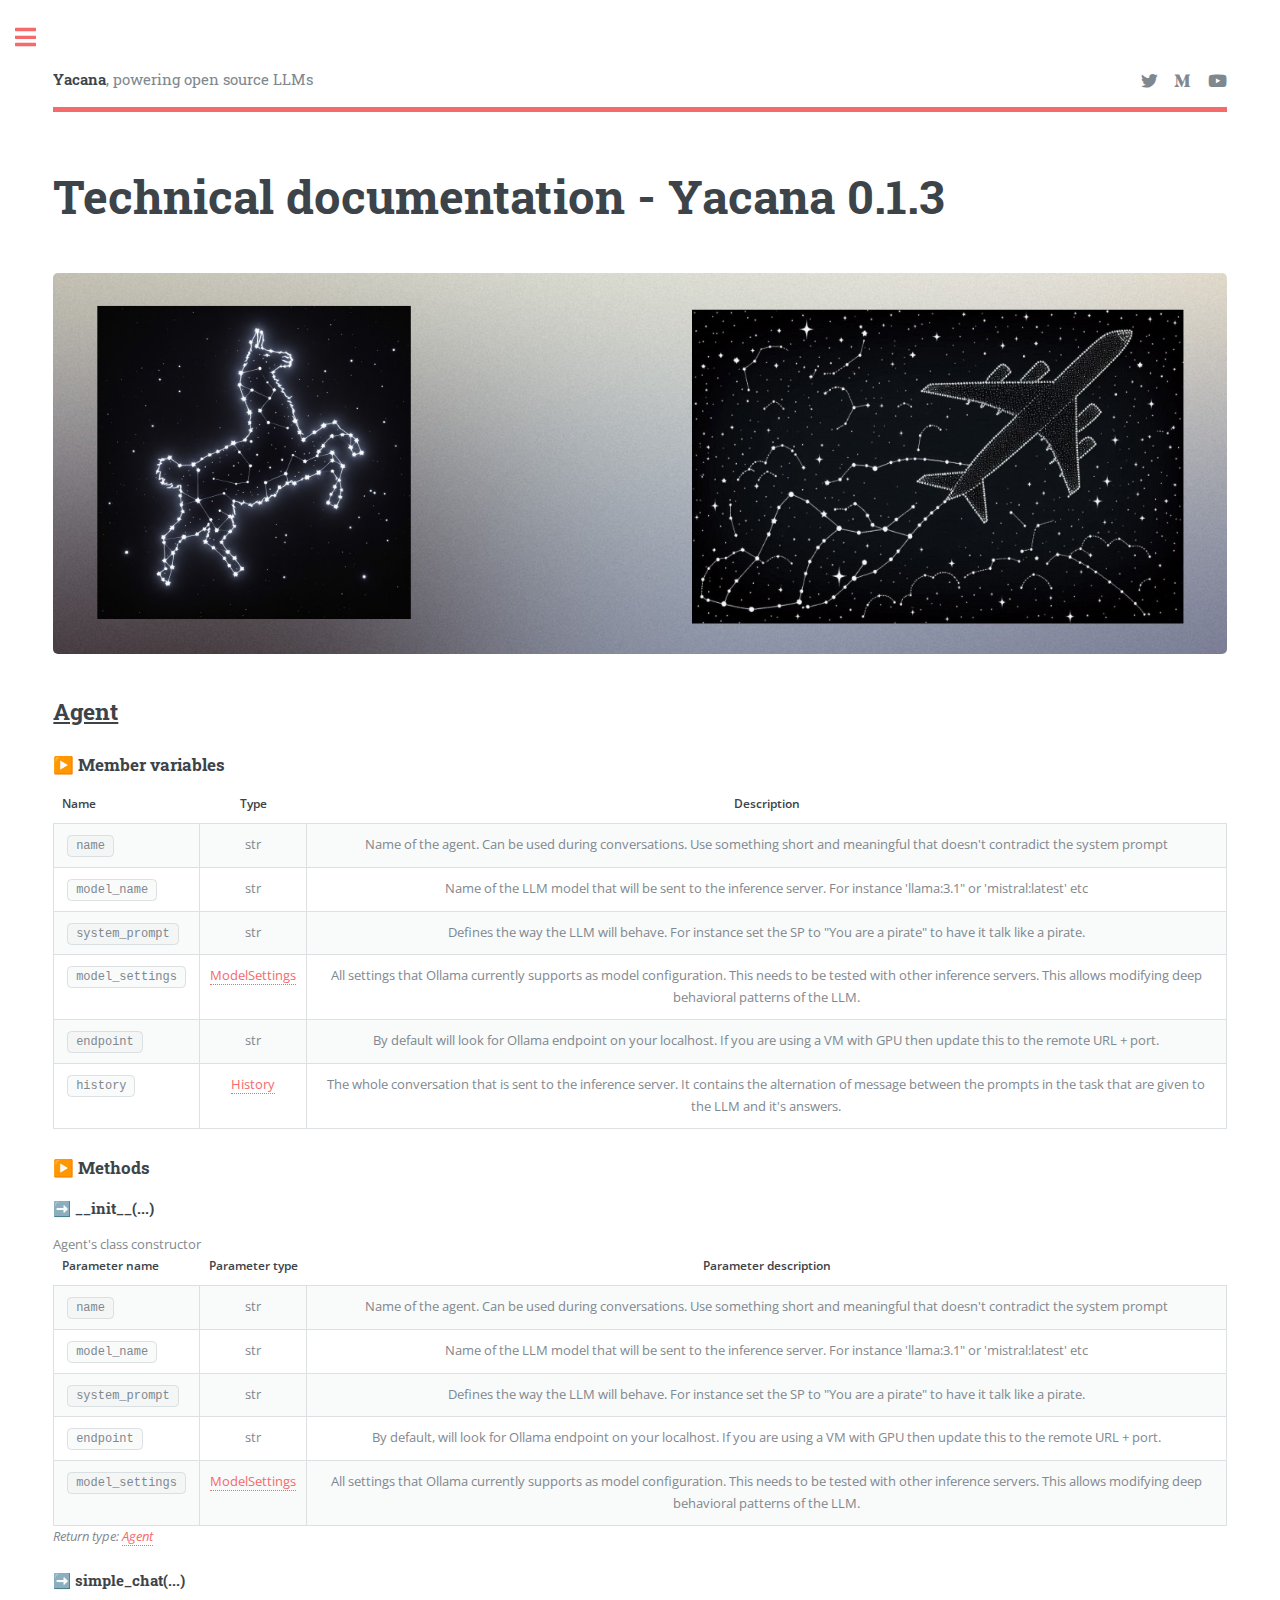
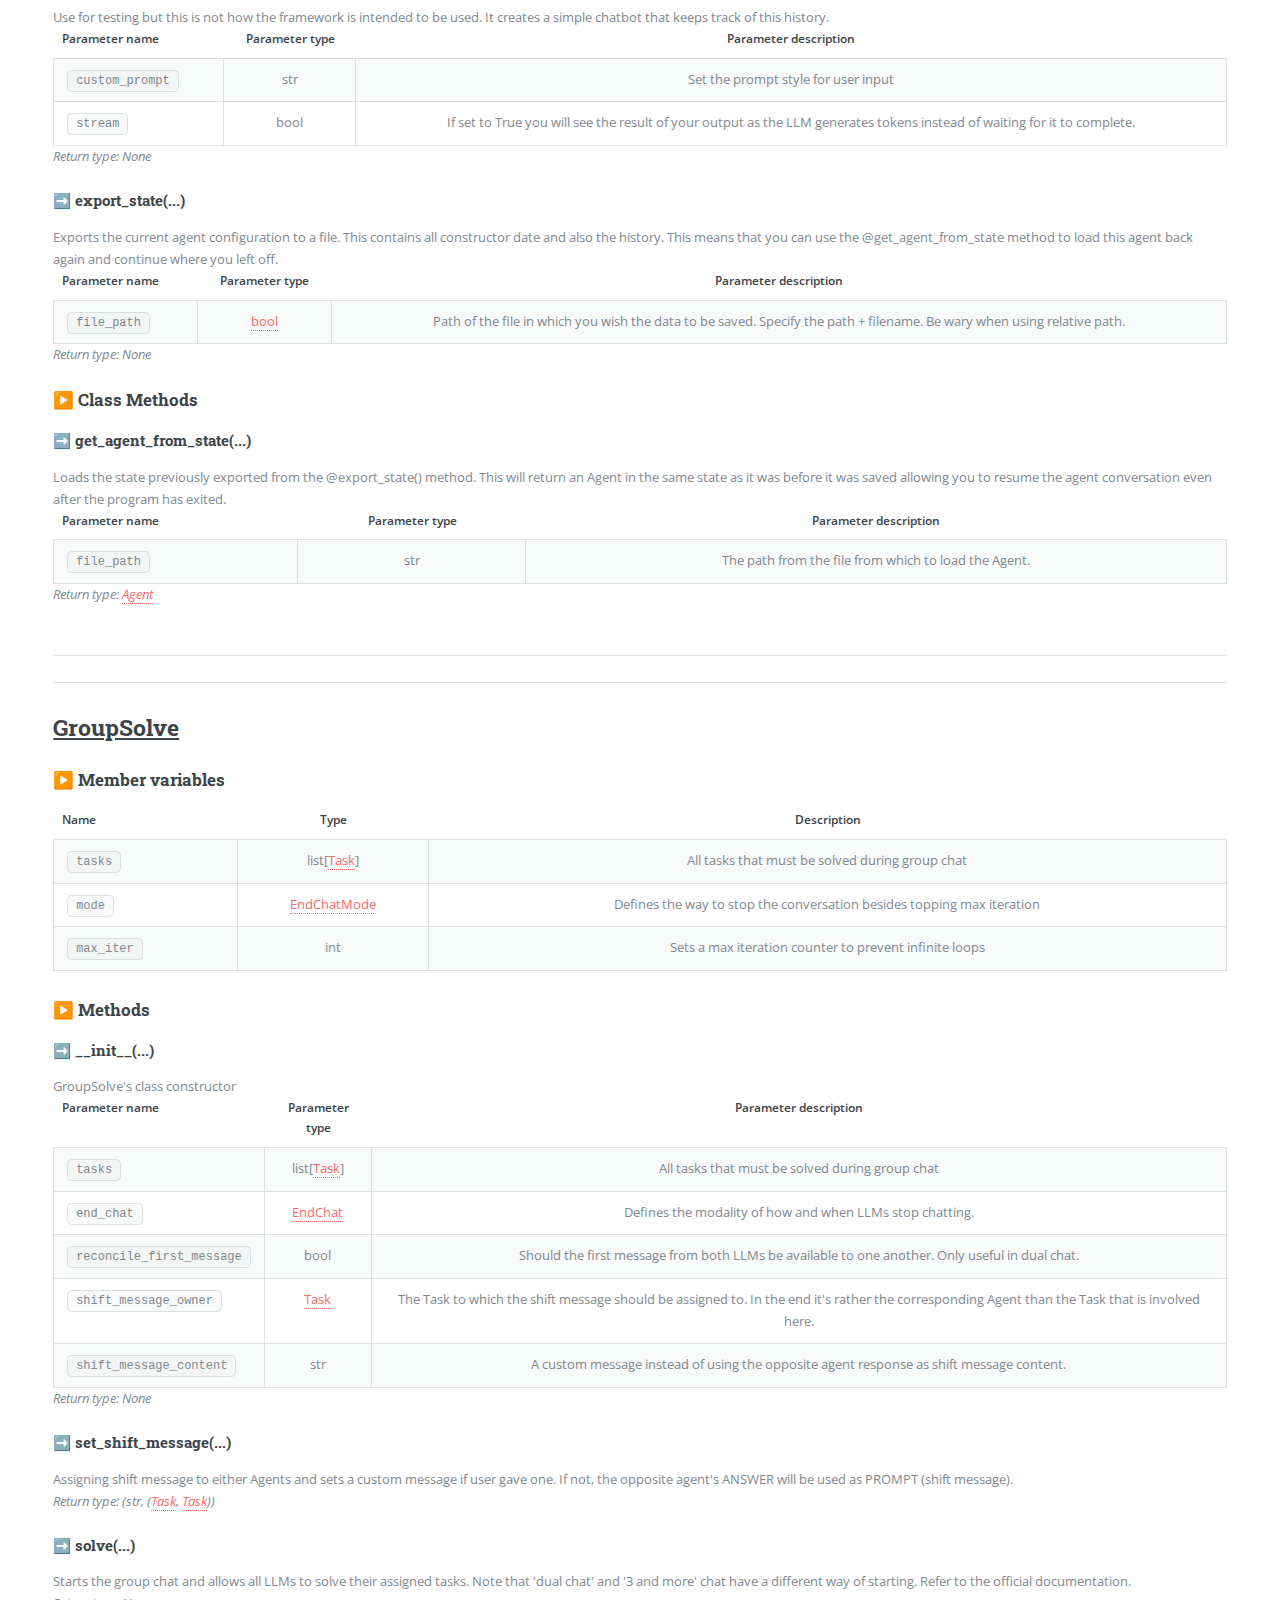
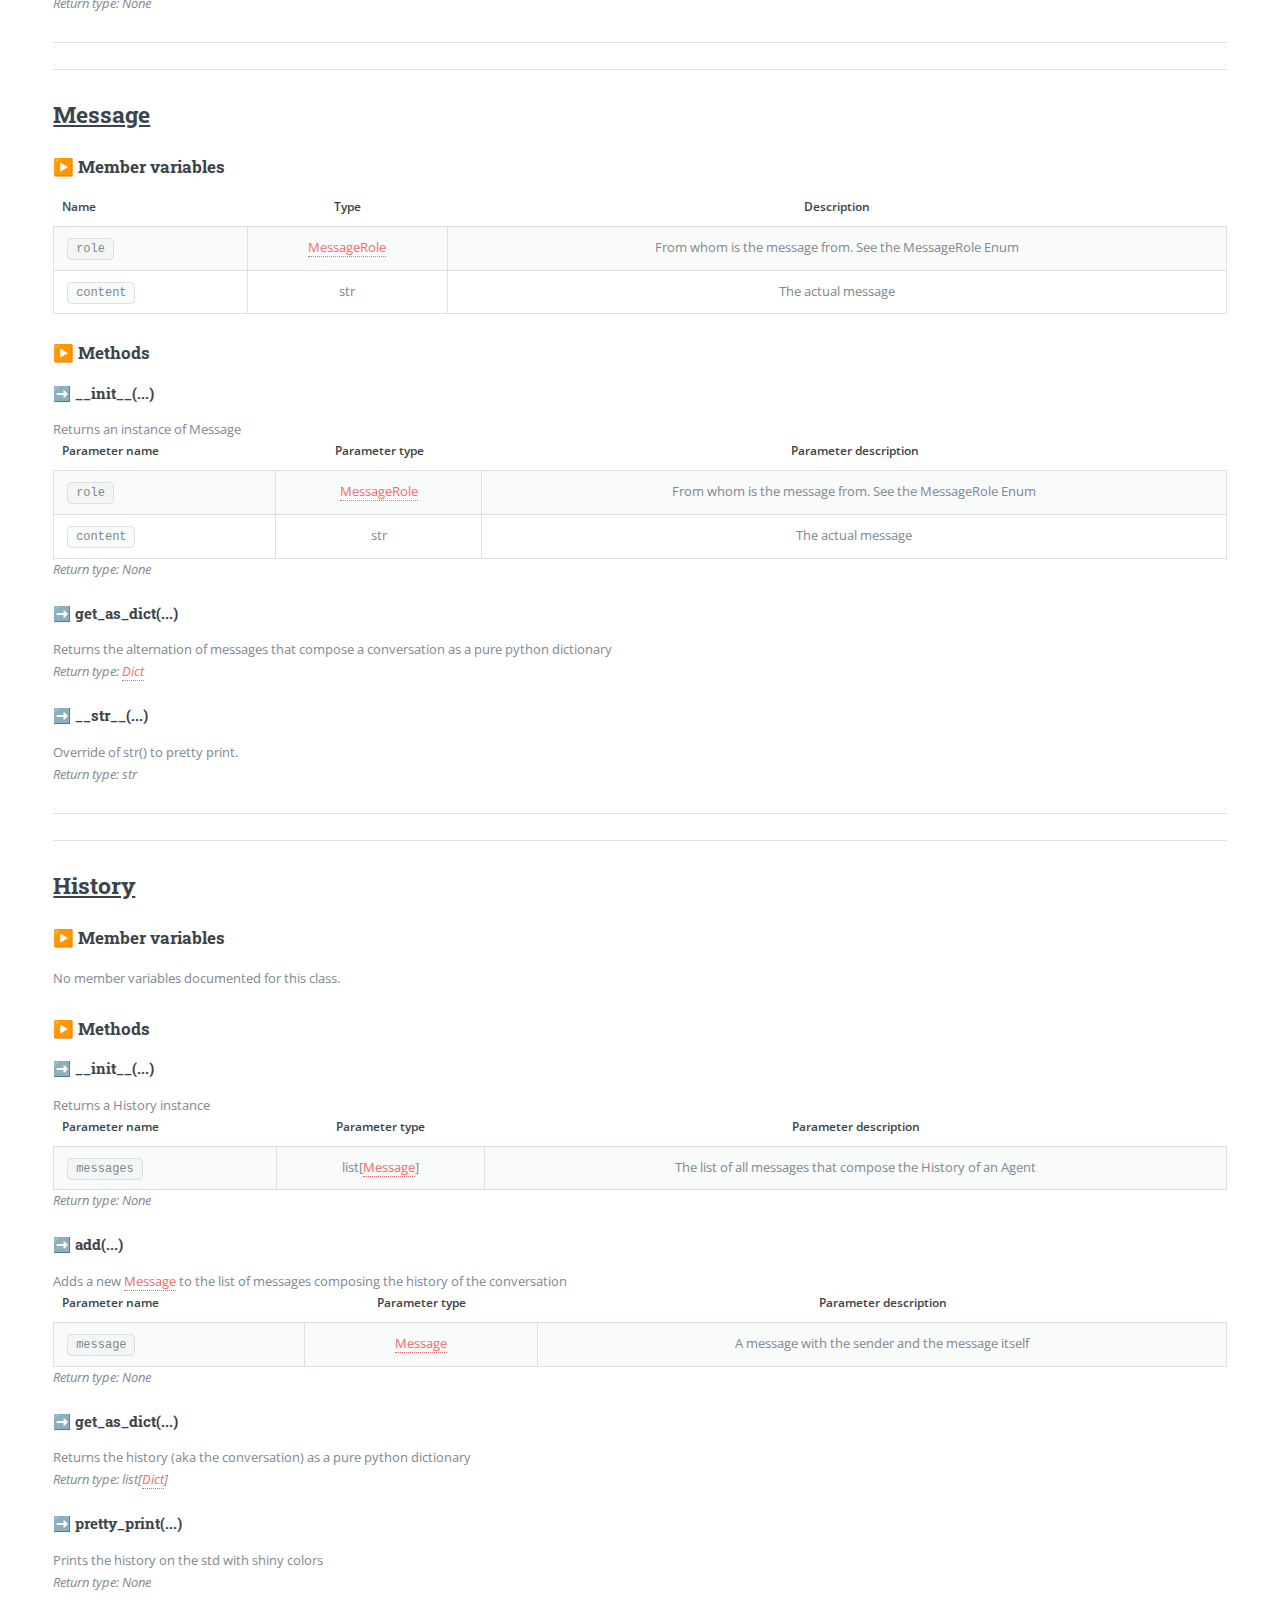
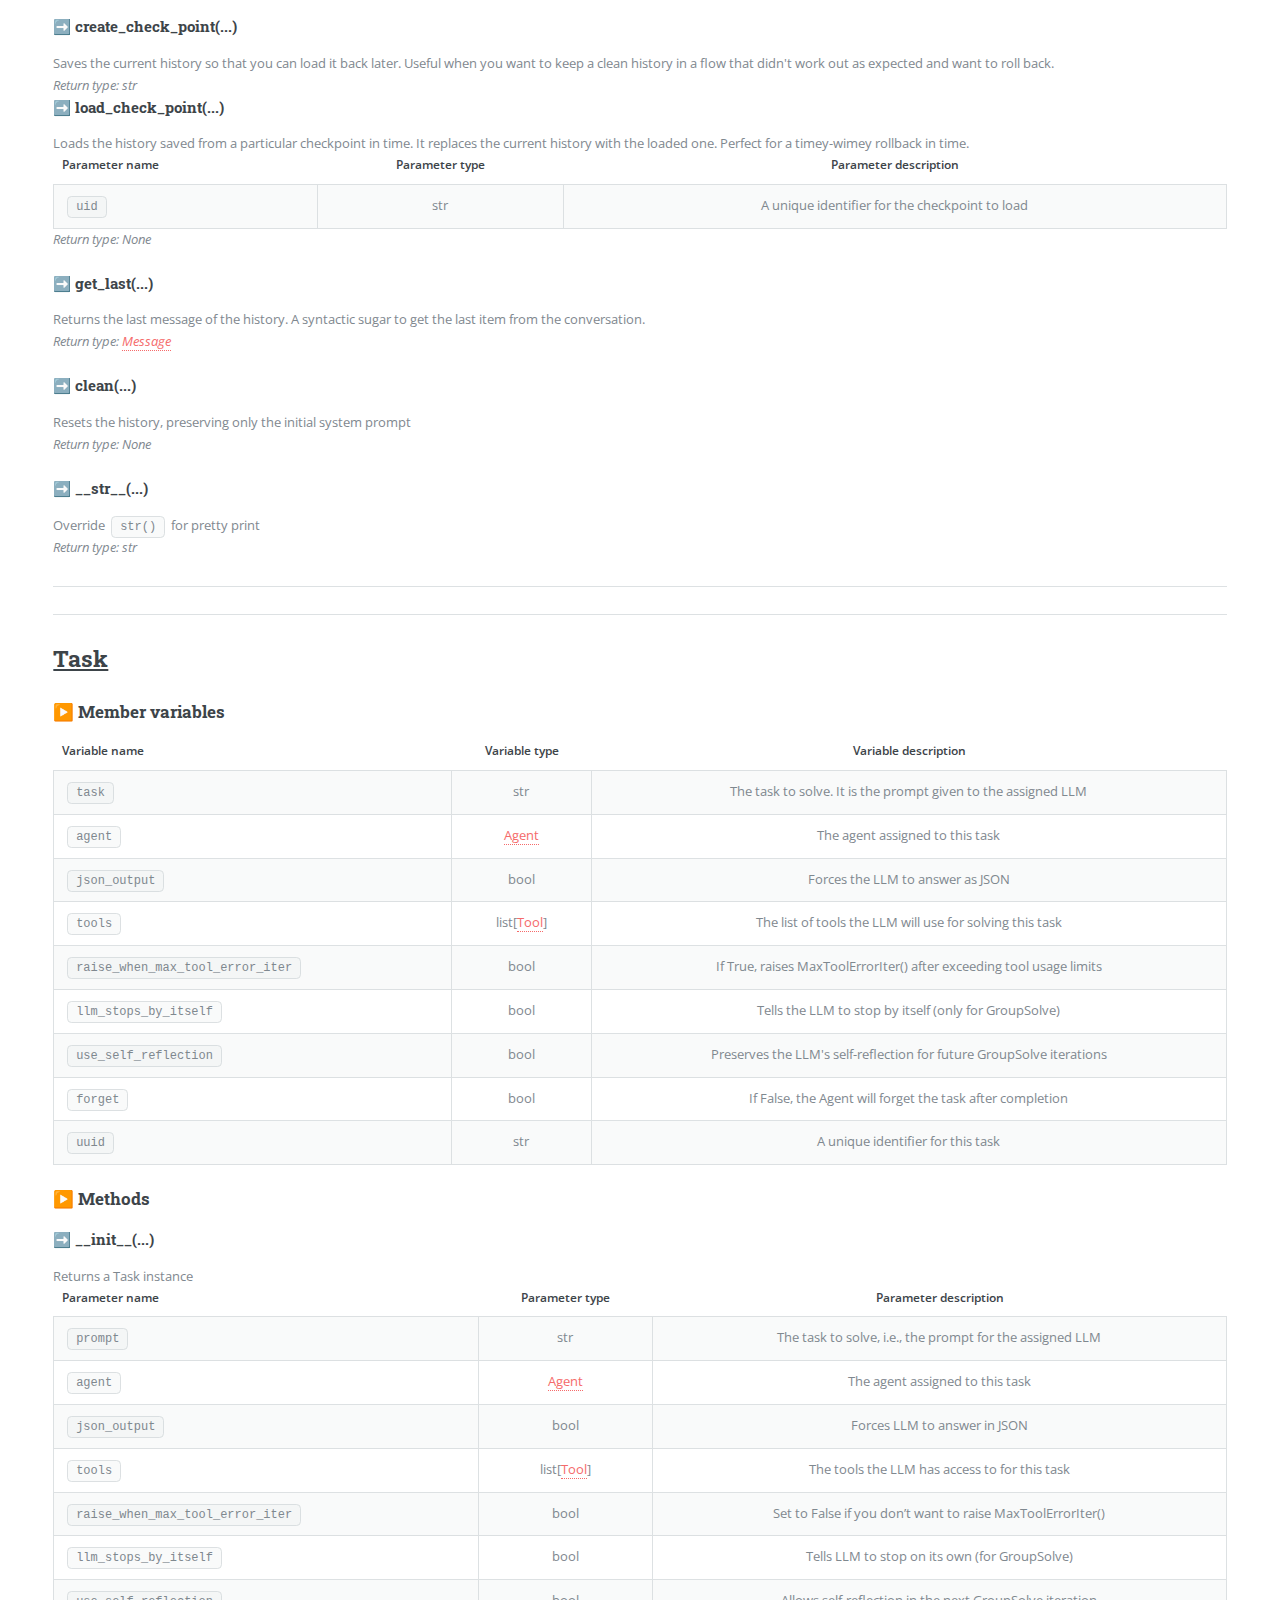
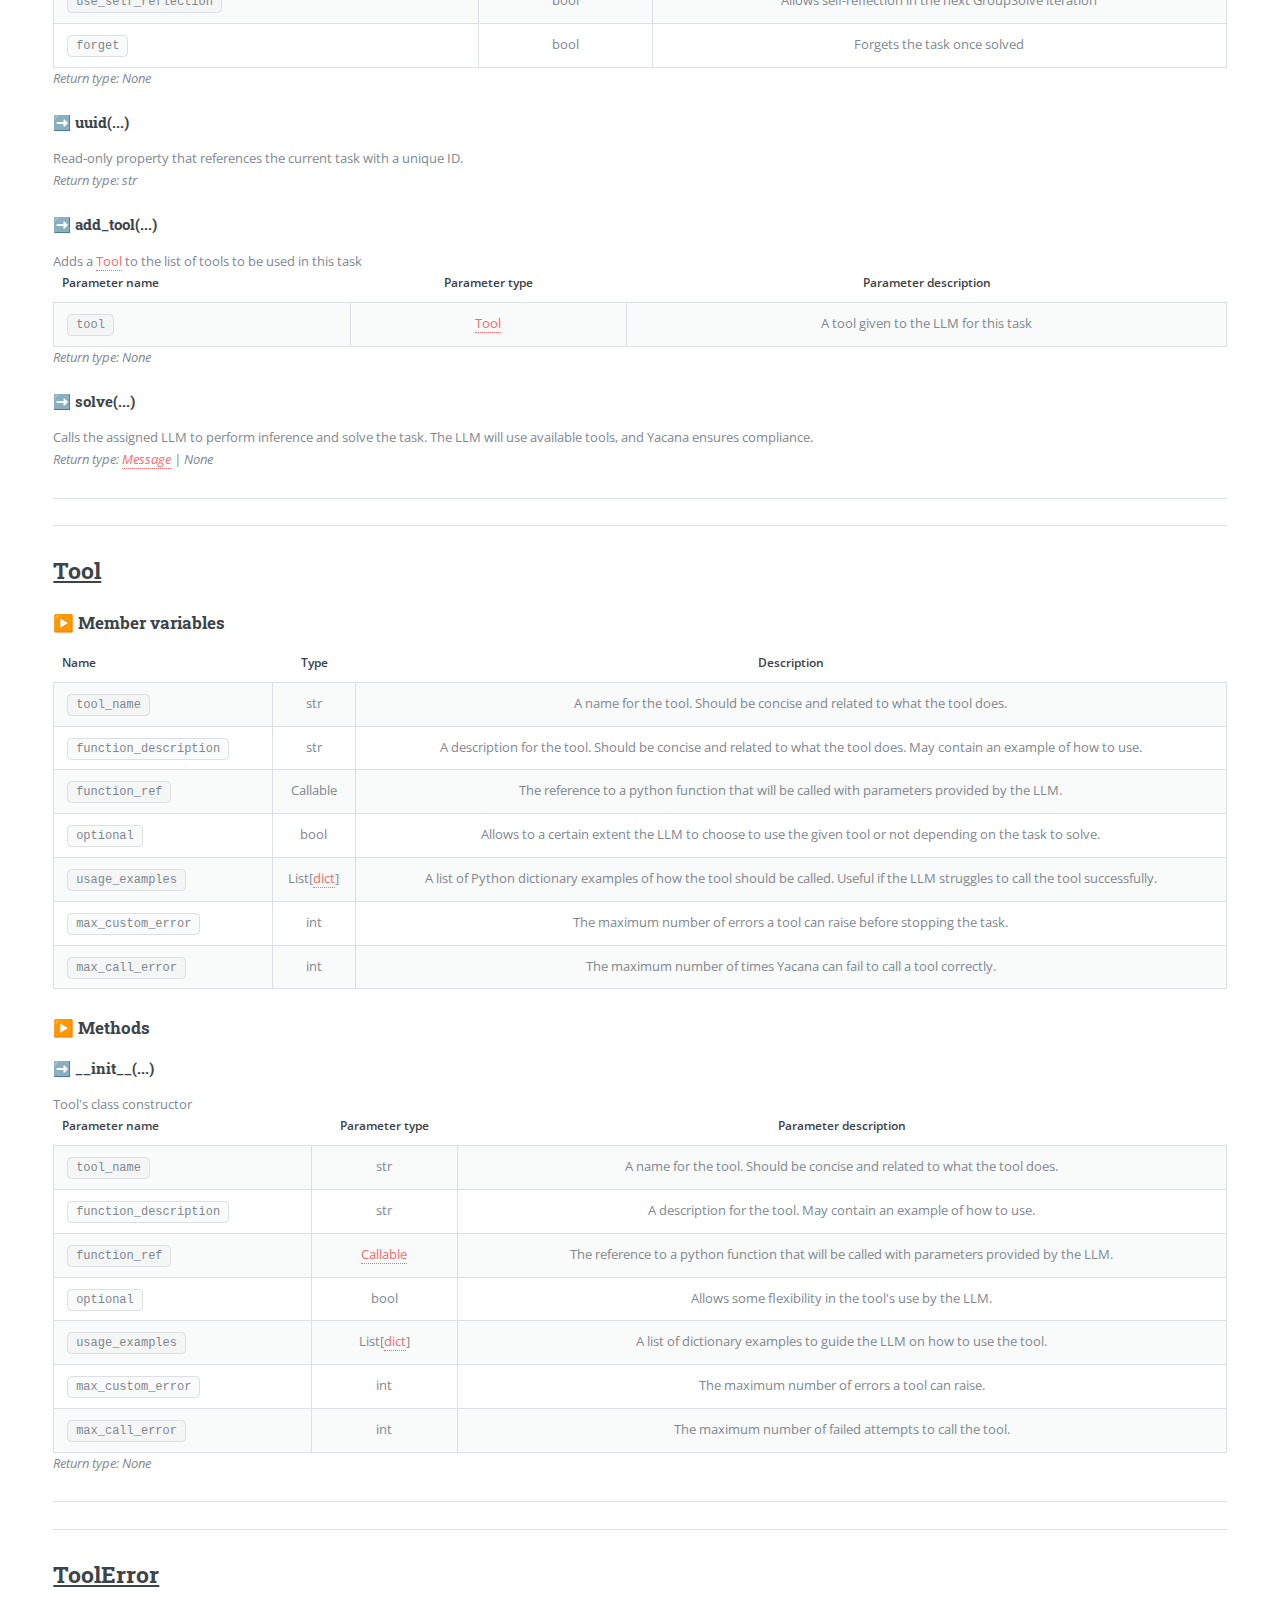
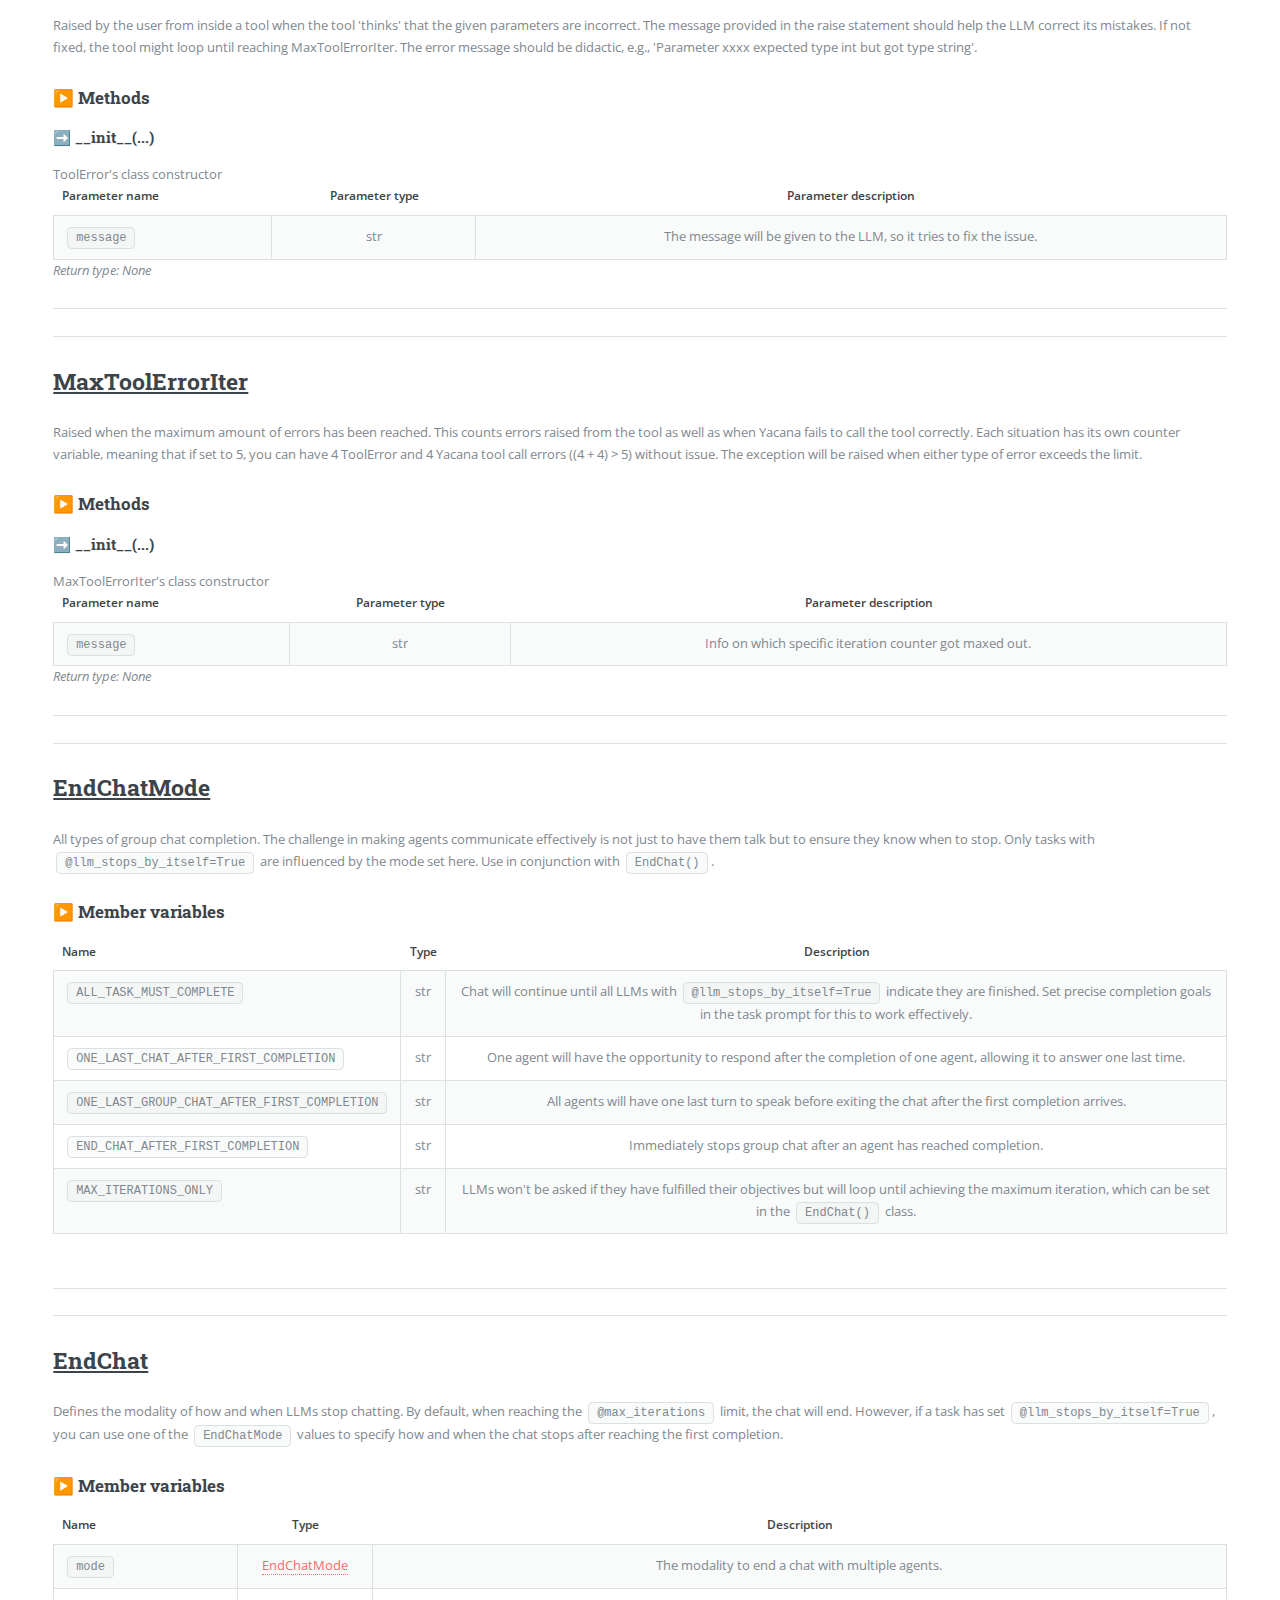
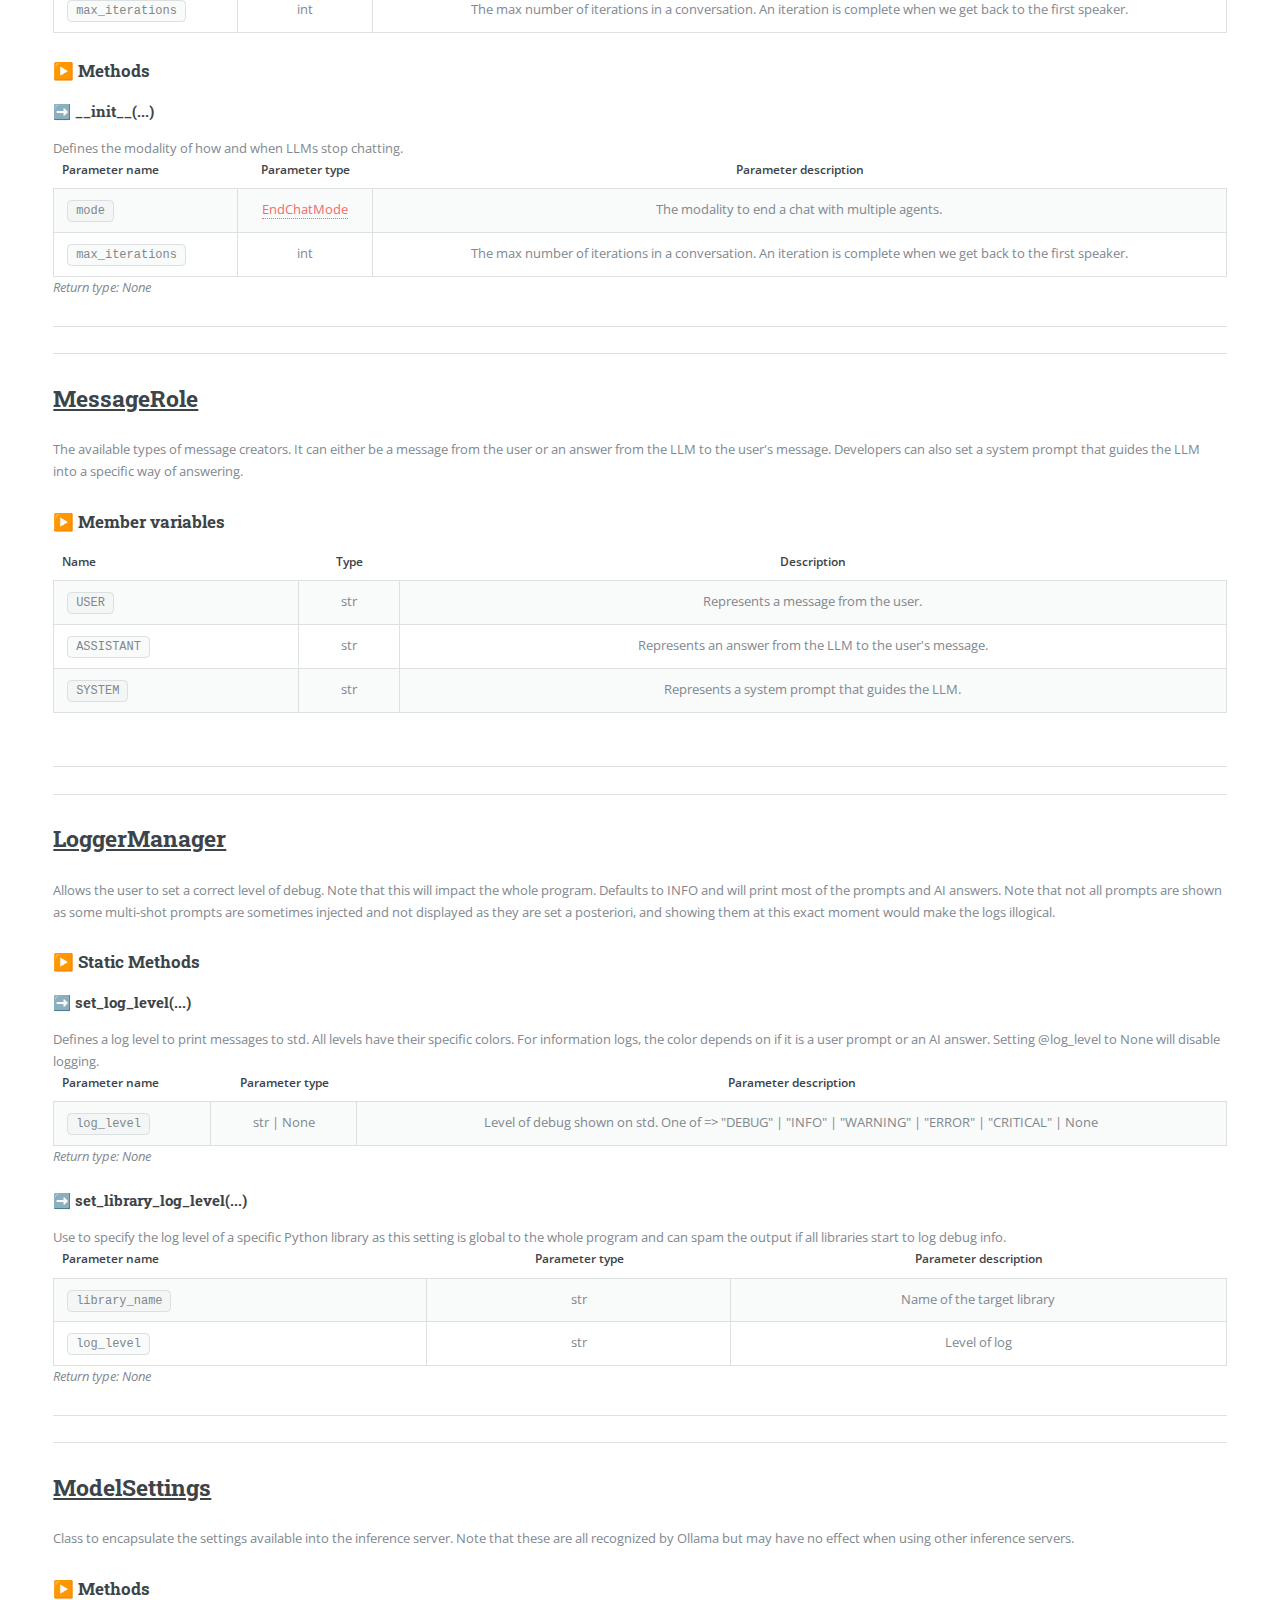
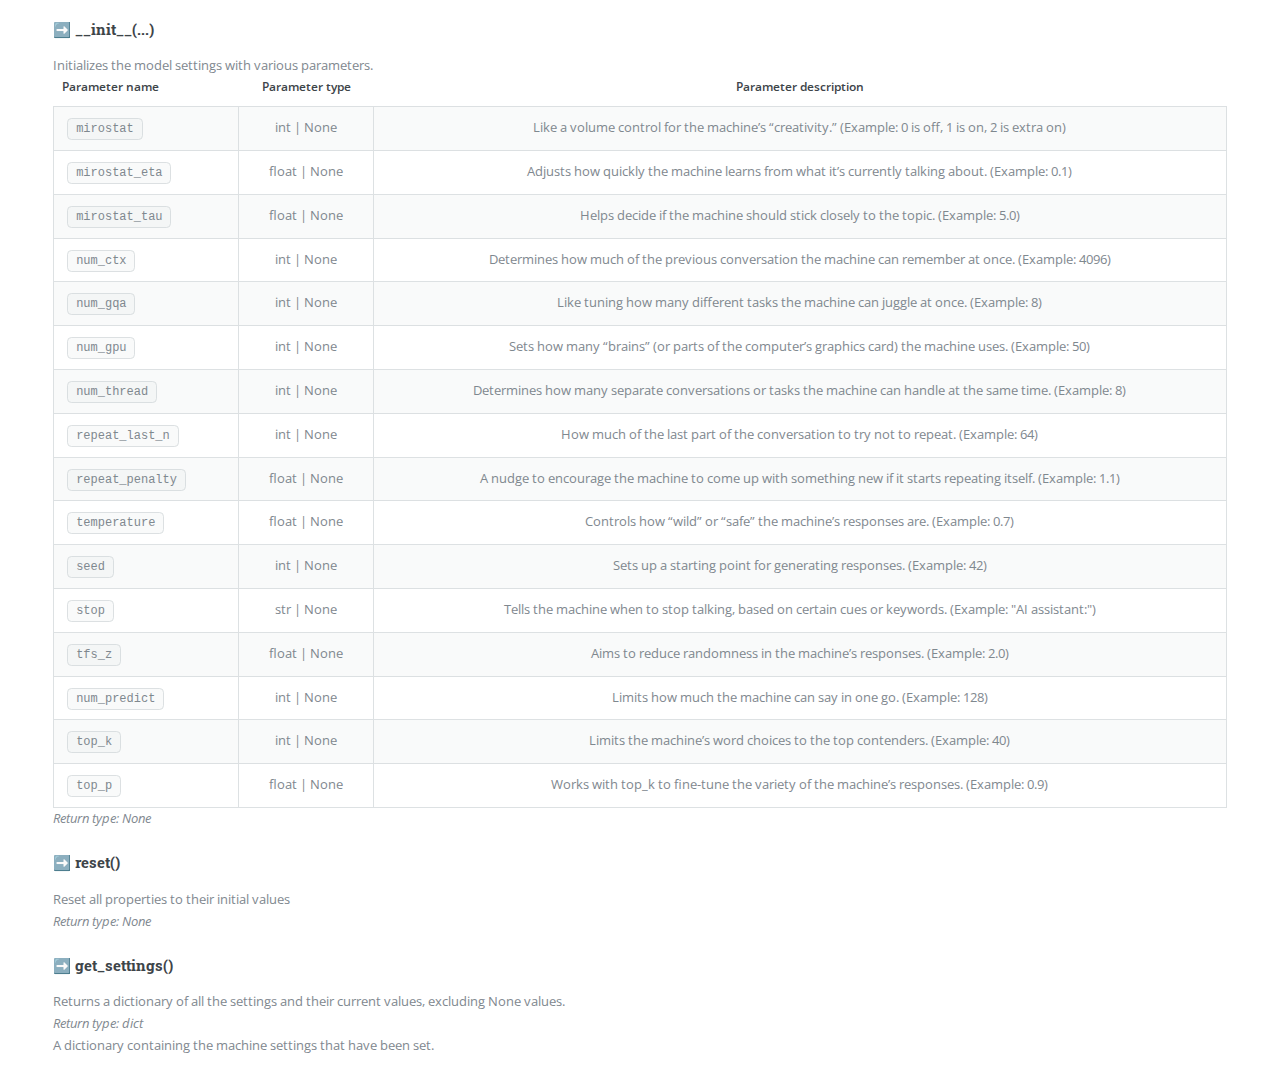
<file: docs/pages/clases.html>
<!DOCTYPE HTML>
<!--
	Editorial by HTML5 UP
	html5up.net | @ajlkn
	Free for personal and commercial use under the CCA 3.0 license (html5up.net/license)
-->
<html>

<head>
    <title>Agents & Tasks</title>
    <meta charset="utf-8"/>
    <meta name="viewport" content="width=device-width, initial-scale=1, user-scalable=no"/>
    <link rel="stylesheet" href="../assets/css/main.css"/>
    <link rel="stylesheet" href="../assets/css/codemirror.min.css">
    <link rel="stylesheet" href="../assets/css/monokai.min.css">
    <link rel="stylesheet" href="../assets/css/foldgutter.min.css">
    <link rel="stylesheet" href="../assets/css/codemirror-custom.css">
    <link rel="stylesheet" href="../assets/css/zenburn.min.css">
    <script src="../assets/js/codemirror.min.js"></script>
    <script src="../assets/js/python.min.js"></script>
    <script src="../assets/js/foldcode.min.js"></script>
    <script src="../assets/js/foldgutter.min.js"></script>
    <script src="../assets/js/brace-fold.min.js"></script>
    <script src="../assets/js/codemirror-custom.js"></script>
</head>

<body class="is-preload">

<!-- Wrapper -->
<div id="wrapper">

    <!-- Main -->
    <div id="main">
        <div class="inner">

            <!-- Header -->
            <header id="header">
                <a href="../index.html" class="logo"><strong>Yacana</strong>, powering open source LLMs</a>
                <ul class="icons">
                    <li><a href="https://x.com/RSoftwares_ofc" class="icon brands fa-twitter"><span
                            class="label">Twitter</span></a></li>
                    <li><a href="https://medium.com/@docteur_rs" class="icon brands fa-medium-m"><span
                            class="label">Medium</span></a></li>
                    <li><a href="https://www.youtube.com/channel/UCvi7R0CRmtxhWOVw62XteTw"
                           class="icon brands fa-youtube"><span class="label">Medium</span></a></li>
                </ul>
            </header>

            <!-- Content -->
            <section>
                <header class="main">
                    <h1 id="multi-agents-chat">Technical documentation - Yacana 0.1.3</h1>
                </header>

                <span class="image main"><img src="../images/roadmap_banner.jpg" alt="Raodmap"/></span>

                <h2 id="tech-doc-agent"><u>Agent</u></h2>

                <h3>▶️ Member variables</h3>

                <div class="table-wrapper">
                    <table class="alt">
                        <thead>
                        <tr>
                            <th>Name</th>
                            <th style="text-align:center">Type</th>
                            <th style="text-align:center">Description</th>
                        </tr>
                        </thead>
                        <tbody>
                        <tr>
                            <td><code>name</code></td>
                            <td style="text-align:center"><span>str</span></td>
                            <td style="text-align:center">Name of the agent. Can be used during conversations.
                                Use
                                something short and meaningful that doesn't contradict the system prompt
                            </td>
                        </tr>
                        <tr>
                            <td><code>model_name</code></td>
                            <td style="text-align:center"><span>str</span></td>
                            <td style="text-align:center">Name of the LLM model that will be sent to the
                                inference
                                server. For instance 'llama:3.1" or 'mistral:latest' etc
                            </td>
                        </tr>
                        <tr>
                            <td><code>system_prompt</code></td>
                            <td style="text-align:center"><span>str</span></td>
                            <td style="text-align:center">Defines the way the LLM will behave. For instance set
                                the
                                SP to "You are a pirate" to have it talk like a pirate.
                            </td>
                        </tr>
                        <tr>
                            <td><code>model_settings</code></td>
                            <td style="text-align:center"><a href="#">ModelSettings</a></td>
                            <td style="text-align:center">All settings that Ollama currently supports as model
                                configuration. This needs to be tested with other inference servers. This allows
                                modifying deep behavioral patterns of the LLM.
                            </td>
                        </tr>
                        <tr>
                            <td><code>endpoint</code></td>
                            <td style="text-align:center"><span>str</span></td>
                            <td style="text-align:center">By default will look for Ollama endpoint on your
                                localhost. If you are using a VM with GPU then update this to the remote URL +
                                port.
                            </td>
                        </tr>
                        <tr>
                            <td><code>history</code></td>
                            <td style="text-align:center"><a href="#">History</a></td>
                            <td style="text-align:center">The whole conversation that is sent to the inference
                                server. It contains the alternation of message between the prompts in the task
                                that
                                are given to the LLM and it's answers.
                            </td>
                        </tr>
                        </tbody>
                    </table>
                </div>


                <h3>▶️ Methods</h3>

                <h4>➡️ __init__(...)</h4>
                <div>Agent's class constructor</div>

                <div class="table-wrapper">
                    <table class="alt no-table-margin">
                        <thead>
                        <tr>
                            <th>Parameter name</th>
                            <th style="text-align:center">Parameter type</th>
                            <th style="text-align:center">Parameter description</th>
                        </tr>
                        </thead>
                        <tbody>
                        <tr>
                            <td><code>name</code></td>
                            <td style="text-align:center"><span>str</span></td>
                            <td style="text-align:center">Name of the agent. Can be used during conversations.
                                Use
                                something short and meaningful that doesn't contradict the system prompt
                            </td>
                        </tr>
                        <tr>
                            <td><code>model_name</code></td>
                            <td style="text-align:center"><span>str</span></td>
                            <td style="text-align:center">Name of the LLM model that will be sent to the
                                inference
                                server. For instance 'llama:3.1" or 'mistral:latest' etc
                            </td>
                        </tr>
                        <tr>
                            <td><code>system_prompt</code></td>
                            <td style="text-align:center"><span>str</span></td>
                            <td style="text-align:center">Defines the way the LLM will behave. For instance set
                                the
                                SP to "You are a pirate" to have it talk like a pirate.
                            </td>
                        </tr>
                        <tr>
                            <td><code>endpoint</code></td>
                            <td style="text-align:center"><span>str</span></td>
                            <td style="text-align:center">By default, will look for Ollama endpoint on your
                                localhost. If you are using a VM with GPU then update this to the remote URL +
                                port.
                            </td>
                        </tr>
                        <tr>
                            <td><code>model_settings</code></td>
                            <td style="text-align:center"><a href="#">ModelSettings</a></td>
                            <td style="text-align:center">All settings that Ollama currently supports as model
                                configuration. This needs to be tested with other inference servers. This allows
                                modifying deep behavioral patterns of the LLM.
                            </td>
                        </tr>

                        </tbody>
                    </table>
                    <i>Return type: <a href="#">Agent</a></i>
                </div>
                <br>

                <h4>➡️ simple_chat(...)</h4>
                <div>Use for testing but this is not how the framework is intended to be used. It creates a simple
                    chatbot that
                    keeps track of this history.
                </div>
                <div class="table-wrapper">
                    <table class="alt no-table-margin">
                        <thead>
                        <tr>
                            <th>Parameter name</th>
                            <th style="text-align:center">Parameter type</th>
                            <th style="text-align:center">Parameter description</th>
                        </tr>
                        </thead>
                        <tbody>
                        <tr>
                            <td><code>custom_prompt</code></td>
                            <td style="text-align:center"><span>str</span></td>
                            <td style="text-align:center"> Set the prompt style for user input</td>
                        </tr>
                        <tr>
                            <td><code>stream</code></td>
                            <td style="text-align:center"><span>bool</span></td>
                            <td style="text-align:center">If set to True you will see the result of your output as the
                                LLM generates tokens instead of waiting for it to complete.
                            </td>
                        </tr>
                        </tbody>
                    </table>
                    <i>Return type: <span>None</span></i>
                </div>
                <br>

                <h4>➡️ export_state(...)</h4>
                <div>Exports the current agent configuration to a file. This contains all constructor date and also the
                    history.
                    This means that you can use the @get_agent_from_state method to load this agent back again and
                    continue where
                    you left off.
                </div>

                <div class="table-wrapper">
                    <table class="alt no-table-margin">
                        <thead>
                        <tr>
                            <th>Parameter name</th>
                            <th style="text-align:center">Parameter type</th>
                            <th style="text-align:center">Parameter description</th>
                        </tr>
                        </thead>
                        <tbody>
                        <tr>
                            <td><code>file_path</code></td>
                            <td style="text-align:center"><a href="#">bool</a></td>
                            <td style="text-align:center"> Path of the file in which you wish the data to be saved.
                                Specify the path + filename. Be wary when using relative path.
                            </td>
                        </tr>
                        </tbody>
                    </table>
                    <i>Return type: <span>None</span></i>
                </div>
                <br>

                <h3>▶️ Class Methods</h3>

                <h4>➡️ get_agent_from_state(...)</h4>
                <div>Loads the state previously exported from the @export_state() method. This will return an Agent in
                    the same state
                    as it was before it was saved allowing you to resume the agent conversation even after the program
                    has exited.
                </div>

                <div class="table-wrapper">
                    <table class="alt no-table-margin">
                        <thead>
                        <tr>
                            <th>Parameter name</th>
                            <th style="text-align:center">Parameter type</th>
                            <th style="text-align:center">Parameter description</th>
                        </tr>
                        </thead>
                        <tbody>
                        <tr>
                            <td><code>file_path</code></td>
                            <td style="text-align:center"><span>str</span></td>
                            <td style="text-align:center">The path from the file from which to load the Agent.</td>
                        </tr>
                        </tbody>
                    </table>
                    <i>Return type: <a href="#">Agent</a></i>
                </div>
                <br>

                <hr>
                <hr>


                <h2 id="tech-doc-groupsolve"><u>GroupSolve</u></h2>

                <h3>▶️ Member variables</h3>

                <div class="table-wrapper">
                    <table class="alt">
                        <thead>
                        <tr>
                            <th>Name</th>
                            <th style="text-align:center">Type</th>
                            <th style="text-align:center">Description</th>
                        </tr>
                        </thead>
                        <tbody>
                        <tr>
                            <td><code>tasks</code></td>
                            <td style="text-align:center">list[<a href="#">Task</a>]</td>
                            <td style="text-align:center">All tasks that must be solved during group chat</td>
                        </tr>
                        <tr>
                            <td><code>mode</code></td>
                            <td style="text-align:center"><a href="#">EndChatMode</a></td>
                            <td style="text-align:center">Defines the way to stop the conversation besides topping max
                                iteration
                            </td>
                        </tr>
                        <tr>
                            <td><code>max_iter</code></td>
                            <td style="text-align:center"><span>int</span></td>
                            <td style="text-align:center">Sets a max iteration counter to prevent infinite loops</td>
                        </tr>
                        </tbody>
                    </table>
                </div>

                <h3>▶️ Methods</h3>

                <h4>➡️ __init__(...)</h4>
                <div>GroupSolve's class constructor</div>

                <div class="table-wrapper">
                    <table class="alt no-table-margin">
                        <thead>
                        <tr>
                            <th>Parameter name</th>
                            <th style="text-align:center">Parameter type</th>
                            <th style="text-align:center">Parameter description</th>
                        </tr>
                        </thead>
                        <tbody>
                        <tr>
                            <td><code>tasks</code></td>
                            <td style="text-align:center">list[<a href="#">Task</a>]</td>
                            <td style="text-align:center">All tasks that must be solved during group chat</td>
                        </tr>
                        <tr>
                            <td><code>end_chat</code></td>
                            <td style="text-align:center"><a href="#">EndChat</a></td>
                            <td style="text-align:center">Defines the modality of how and when LLMs stop chatting.</td>
                        </tr>
                        <tr>
                            <td><code>reconcile_first_message</code></td>
                            <td style="text-align:center"><span>bool</span></td>
                            <td style="text-align:center">Should the first message from both LLMs be available to one
                                another. Only useful in dual chat.
                            </td>
                        </tr>
                        <tr>
                            <td><code>shift_message_owner</code></td>
                            <td style="text-align:center"><a href="#">Task</a></td>
                            <td style="text-align:center">The Task to which the shift message should be assigned to. In
                                the end it's rather the corresponding Agent than the Task that is involved here.
                            </td>
                        </tr>
                        <tr>
                            <td><code>shift_message_content</code></td>
                            <td style="text-align:center"><span>str</span></td>
                            <td style="text-align:center">A custom message instead of using the opposite agent response
                                as shift message content.
                            </td>
                        </tr>
                        </tbody>
                    </table>
                    <i>Return type: <span>None</span></i>
                </div>
                <br>

                <h4>➡️ set_shift_message(...)</h4>
                <div>Assigning shift message to either Agents and sets a custom message if user gave one. If not, the
                    opposite agent's ANSWER will be used as PROMPT (shift message).
                </div>
                <i>Return type: (str, (<a href="#">Task</a>, <a href="#">Task</a>))</i>
                <br>
                <br>

                <h4>➡️ solve(...)</h4>
                <div>Starts the group chat and allows all LLMs to solve their assigned tasks. Note that 'dual chat' and
                    '3 and more' chat have a different way of starting. Refer to the official documentation.
                </div>
                <i>Return type: <span>None</span></i>
                <br>

                <hr>
                <hr>

                <h2 id="tech-doc-message"><u>Message</u></h2>

                <h3>▶️ Member variables</h3>

                <div class="table-wrapper">
                    <table class="alt">
                        <thead>
                        <tr>
                            <th>Name</th>
                            <th style="text-align:center">Type</th>
                            <th style="text-align:center">Description</th>
                        </tr>
                        </thead>
                        <tbody>
                        <tr>
                            <td><code>role</code></td>
                            <td style="text-align:center"><a href="#">MessageRole</a></td>
                            <td style="text-align:center">From whom is the message from. See the MessageRole Enum</td>
                        </tr>
                        <tr>
                            <td><code>content</code></td>
                            <td style="text-align:center"><span>str</span></td>
                            <td style="text-align:center">The actual message</td>
                        </tr>
                        </tbody>
                    </table>
                </div>

                <h3>▶️ Methods</h3>

                <h4>➡️ __init__(...)</h4>
                <div>Returns an instance of Message</div>

                <div class="table-wrapper">
                    <table class="alt no-table-margin">
                        <thead>
                        <tr>
                            <th>Parameter name</th>
                            <th style="text-align:center">Parameter type</th>
                            <th style="text-align:center">Parameter description</th>
                        </tr>
                        </thead>
                        <tbody>
                        <tr>
                            <td><code>role</code></td>
                            <td style="text-align:center"><a href="#">MessageRole</a></td>
                            <td style="text-align:center">From whom is the message from. See the MessageRole Enum</td>
                        </tr>
                        <tr>
                            <td><code>content</code></td>
                            <td style="text-align:center"><span>str</span></td>
                            <td style="text-align:center">The actual message</td>
                        </tr>
                        </tbody>
                    </table>
                    <i>Return type: <span>None</span></i>
                </div>
                <br>

                <h4>➡️ get_as_dict(...)</h4>
                <div>Returns the alternation of messages that compose a conversation as a pure python dictionary</div>
                <i>Return type: <a href="#">Dict</a></i>
                <br>
                <br>

                <h4>➡️ __str__(...)</h4>
                <div>Override of str() to pretty print.</div>
                <i>Return type: <span>str</span></i>
                <br>


                <hr>
                <hr>

                <h2 id="tech-doc-history"><u>History</u></h2>

                <h3>▶️ Member variables</h3>
                <p>No member variables documented for this class.</p>

                <h3>▶️ Methods</h3>

                <h4>➡️ __init__(...)</h4>
                <div>Returns a History instance</div>

                <div class="table-wrapper">
                    <table class="alt no-table-margin">
                        <thead>
                        <tr>
                            <th>Parameter name</th>
                            <th style="text-align:center">Parameter type</th>
                            <th style="text-align:center">Parameter description</th>
                        </tr>
                        </thead>
                        <tbody>
                        <tr>
                            <td><code>messages</code></td>
                            <td style="text-align:center">list[<a href="#">Message</a>]</td>
                            <td style="text-align:center">The list of all messages that compose the History of an
                                Agent
                            </td>
                        </tr>
                        </tbody>
                    </table>
                    <i>Return type: <span>None</span></i>
                </div>
                <br>

                <h4>➡️ add(...)</h4>
                <div>Adds a new <a href="#">Message</a> to the list of messages composing the history of the
                    conversation
                </div>

                <div class="table-wrapper">
                    <table class="alt no-table-margin">
                        <thead>
                        <tr>
                            <th>Parameter name</th>
                            <th style="text-align:center">Parameter type</th>
                            <th style="text-align:center">Parameter description</th>
                        </tr>
                        </thead>
                        <tbody>
                        <tr>
                            <td><code>message</code></td>
                            <td style="text-align:center"><a href="#">Message</a></td>
                            <td style="text-align:center">A message with the sender and the message itself</td>
                        </tr>
                        </tbody>
                    </table>
                    <i>Return type: <span>None</span></i>
                </div>
                <br>

                <h4>➡️ get_as_dict(...)</h4>
                <div>Returns the history (aka the conversation) as a pure python dictionary</div>
                <i>Return type: list[<a href="#">Dict</a>]</i>
                <br>
                <br>

                <h4>➡️ pretty_print(...)</h4>
                <div>Prints the history on the std with shiny colors</div>
                <i>Return type: <span>None</span></i>
                <br>
                <br>

                <h4>➡️ create_check_point(...)</h4>
                <div>Saves the current history so that you can load it back later. Useful when you want to keep a clean
                    history in a flow that didn't work out as expected and want to roll back.
                </div>
                <i>Return type: <span>str</span></i>
                <br>

                <h4>➡️ load_check_point(...)</h4>
                <div>Loads the history saved from a particular checkpoint in time. It replaces the current history with
                    the loaded one. Perfect for a timey-wimey rollback in time.
                </div>

                <div class="table-wrapper">
                    <table class="alt no-table-margin">
                        <thead>
                        <tr>
                            <th>Parameter name</th>
                            <th style="text-align:center">Parameter type</th>
                            <th style="text-align:center">Parameter description</th>
                        </tr>
                        </thead>
                        <tbody>
                        <tr>
                            <td><code>uid</code></td>
                            <td style="text-align:center"><span>str</span></td>
                            <td style="text-align:center">A unique identifier for the checkpoint to load</td>
                        </tr>
                        </tbody>
                    </table>
                    <i>Return type: <span>None</span></i>
                </div>
                <br>

                <h4>➡️ get_last(...)</h4>
                <div>Returns the last message of the history. A syntactic sugar to get the last item from the
                    conversation.
                </div>
                <i>Return type: <a href="#">Message</a></i>
                <br>
                <br>

                <h4>➡️ clean(...)</h4>
                <div>Resets the history, preserving only the initial system prompt</div>
                <i>Return type: <span>None</span></i>
                <br>
                <br>

                <h4>➡️ __str__(...)</h4>
                <div>Override <code>str()</code> for pretty print</div>
                <i>Return type: <span>str</span></i>
                <br>


                <hr>
                <hr>


                <h2 id="tech-doc-task"><u>Task</u></h2>

                <h3>▶️ Member variables</h3>

                <div class="table-wrapper">
                    <table class="alt no-table-margin">
                        <thead>
                        <tr>
                            <th>Variable name</th>
                            <th style="text-align:center">Variable type</th>
                            <th style="text-align:center">Variable description</th>
                        </tr>
                        </thead>
                        <tbody>
                        <tr>
                            <td><code>task</code></td>
                            <td style="text-align:center"><span>str</span></td>
                            <td style="text-align:center">The task to solve. It is the prompt given to the assigned
                                LLM
                            </td>
                        </tr>
                        <tr>
                            <td><code>agent</code></td>
                            <td style="text-align:center"><a href="#">Agent</a></td>
                            <td style="text-align:center">The agent assigned to this task</td>
                        </tr>
                        <tr>
                            <td><code>json_output</code></td>
                            <td style="text-align:center"><span>bool</span></td>
                            <td style="text-align:center">Forces the LLM to answer as JSON</td>
                        </tr>
                        <tr>
                            <td><code>tools</code></td>
                            <td style="text-align:center">list[<a href="#">Tool</a>]</td>
                            <td style="text-align:center">The list of tools the LLM will use for solving this task</td>
                        </tr>
                        <tr>
                            <td><code>raise_when_max_tool_error_iter</code></td>
                            <td style="text-align:center"><span>bool</span></td>
                            <td style="text-align:center">If True, raises MaxToolErrorIter() after exceeding tool usage
                                limits
                            </td>
                        </tr>
                        <tr>
                            <td><code>llm_stops_by_itself</code></td>
                            <td style="text-align:center"><span>bool</span></td>
                            <td style="text-align:center">Tells the LLM to stop by itself (only for GroupSolve)</td>
                        </tr>
                        <tr>
                            <td><code>use_self_reflection</code></td>
                            <td style="text-align:center"><span>bool</span></td>
                            <td style="text-align:center">Preserves the LLM's self-reflection for future GroupSolve
                                iterations
                            </td>
                        </tr>
                        <tr>
                            <td><code>forget</code></td>
                            <td style="text-align:center"><span>bool</span></td>
                            <td style="text-align:center">If False, the Agent will forget the task after completion</td>
                        </tr>
                        <tr>
                            <td><code>uuid</code></td>
                            <td style="text-align:center"><span>str</span></td>
                            <td style="text-align:center">A unique identifier for this task</td>
                        </tr>
                        </tbody>
                    </table>
                </div>
                <br>

                <h3>▶️ Methods</h3>

                <h4>➡️ __init__(...)</h4>
                <div>Returns a Task instance</div>

                <div class="table-wrapper">
                    <table class="alt no-table-margin">
                        <thead>
                        <tr>
                            <th>Parameter name</th>
                            <th style="text-align:center">Parameter type</th>
                            <th style="text-align:center">Parameter description</th>
                        </tr>
                        </thead>
                        <tbody>
                        <tr>
                            <td><code>prompt</code></td>
                            <td style="text-align:center"><span>str</span></td>
                            <td style="text-align:center">The task to solve, i.e., the prompt for the assigned LLM</td>
                        </tr>
                        <tr>
                            <td><code>agent</code></td>
                            <td style="text-align:center"><a href="#">Agent</a></td>
                            <td style="text-align:center">The agent assigned to this task</td>
                        </tr>
                        <tr>
                            <td><code>json_output</code></td>
                            <td style="text-align:center"><span>bool</span></td>
                            <td style="text-align:center">Forces LLM to answer in JSON</td>
                        </tr>
                        <tr>
                            <td><code>tools</code></td>
                            <td style="text-align:center">list[<a href="#">Tool</a>]</td>
                            <td style="text-align:center">The tools the LLM has access to for this task</td>
                        </tr>
                        <tr>
                            <td><code>raise_when_max_tool_error_iter</code></td>
                            <td style="text-align:center"><span>bool</span></td>
                            <td style="text-align:center">Set to False if you don’t want to raise MaxToolErrorIter()
                            </td>
                        </tr>
                        <tr>
                            <td><code>llm_stops_by_itself</code></td>
                            <td style="text-align:center"><span>bool</span></td>
                            <td style="text-align:center">Tells LLM to stop on its own (for GroupSolve)</td>
                        </tr>
                        <tr>
                            <td><code>use_self_reflection</code></td>
                            <td style="text-align:center"><span>bool</span></td>
                            <td style="text-align:center">Allows self-reflection in the next GroupSolve iteration</td>
                        </tr>
                        <tr>
                            <td><code>forget</code></td>
                            <td style="text-align:center"><span>bool</span></td>
                            <td style="text-align:center">Forgets the task once solved</td>
                        </tr>
                        </tbody>
                    </table>
                    <i>Return type: <span>None</span></i>
                </div>
                <br>

                <h4>➡️ uuid(...)</h4>
                <div>Read-only property that references the current task with a unique ID.</div>
                <i>Return type: <span>str</span></i>
                <br>
                <br>

                <h4>➡️ add_tool(...)</h4>
                <div>Adds a <a href="#">Tool</a> to the list of tools to be used in this task</div>

                <div class="table-wrapper">
                    <table class="alt no-table-margin">
                        <thead>
                        <tr>
                            <th>Parameter name</th>
                            <th style="text-align:center">Parameter type</th>
                            <th style="text-align:center">Parameter description</th>
                        </tr>
                        </thead>
                        <tbody>
                        <tr>
                            <td><code>tool</code></td>
                            <td style="text-align:center"><a href="#">Tool</a></td>
                            <td style="text-align:center">A tool given to the LLM for this task</td>
                        </tr>
                        </tbody>
                    </table>
                    <i>Return type: <span>None</span></i>
                </div>
                <br>

                <h4>➡️ solve(...)</h4>
                <div>Calls the assigned LLM to perform inference and solve the task. The LLM will use available tools,
                    and Yacana ensures compliance.
                </div>
                <i>Return type: <a href="#">Message</a> | <span>None</span></i>
                <br>


                <hr>
                <hr>


                <h2 id="tech-doc-tool"><u>Tool</u></h2>

                <h3>▶️ Member variables</h3>

                <div class="table-wrapper">
                    <table class="alt">
                        <thead>
                        <tr>
                            <th>Name</th>
                            <th style="text-align:center">Type</th>
                            <th style="text-align:center">Description</th>
                        </tr>
                        </thead>
                        <tbody>
                        <tr>
                            <td><code>tool_name</code></td>
                            <td style="text-align:center"><span>str</span></td>
                            <td style="text-align:center">A name for the tool. Should be concise and related to what the
                                tool does.
                            </td>
                        </tr>
                        <tr>
                            <td><code>function_description</code></td>
                            <td style="text-align:center"><span>str</span></td>
                            <td style="text-align:center">A description for the tool. Should be concise and related to
                                what the tool does. May contain an example of how to use.
                            </td>
                        </tr>
                        <tr>
                            <td><code>function_ref</code></td>
                            <td style="text-align:center"><span>Callable</span></td>
                            <td style="text-align:center">The reference to a python function that will be called with
                                parameters provided by the LLM.
                            </td>
                        </tr>
                        <tr>
                            <td><code>optional</code></td>
                            <td style="text-align:center"><span>bool</span></td>
                            <td style="text-align:center">Allows to a certain extent the LLM to choose to use the given
                                tool or not depending on the task to solve.
                            </td>
                        </tr>
                        <tr>
                            <td><code>usage_examples</code></td>
                            <td style="text-align:center">List[<a href="#">dict</a>]</td>
                            <td style="text-align:center">A list of Python dictionary examples of how the tool should be
                                called. Useful if the LLM struggles to call the tool successfully.
                            </td>
                        </tr>
                        <tr>
                            <td><code>max_custom_error</code></td>
                            <td style="text-align:center"><span>int</span></td>
                            <td style="text-align:center">The maximum number of errors a tool can raise before stopping
                                the task.
                            </td>
                        </tr>
                        <tr>
                            <td><code>max_call_error</code></td>
                            <td style="text-align:center"><span>int</span></td>
                            <td style="text-align:center">The maximum number of times Yacana can fail to call a tool
                                correctly.
                            </td>
                        </tr>
                        </tbody>
                    </table>
                </div>

                <h3>▶️ Methods</h3>

                <h4>➡️ __init__(...)</h4>
                <div>Tool's class constructor</div>

                <div class="table-wrapper">
                    <table class="alt no-table-margin">
                        <thead>
                        <tr>
                            <th>Parameter name</th>
                            <th style="text-align:center">Parameter type</th>
                            <th style="text-align:center">Parameter description</th>
                        </tr>
                        </thead>
                        <tbody>
                        <tr>
                            <td><code>tool_name</code></td>
                            <td style="text-align:center"><span>str</span></td>
                            <td style="text-align:center">A name for the tool. Should be concise and related to what the
                                tool does.
                            </td>
                        </tr>
                        <tr>
                            <td><code>function_description</code></td>
                            <td style="text-align:center"><span>str</span></td>
                            <td style="text-align:center">A description for the tool. May contain an example of how to
                                use.
                            </td>
                        </tr>
                        <tr>
                            <td><code>function_ref</code></td>
                            <td style="text-align:center"><a href="#">Callable</a></td>
                            <td style="text-align:center">The reference to a python function that will be called with
                                parameters provided by the LLM.
                            </td>
                        </tr>
                        <tr>
                            <td><code>optional</code></td>
                            <td style="text-align:center"><span>bool</span></td>
                            <td style="text-align:center">Allows some flexibility in the tool's use by the LLM.</td>
                        </tr>
                        <tr>
                            <td><code>usage_examples</code></td>
                            <td style="text-align:center">List[<a href="#">dict</a>]</td>
                            <td style="text-align:center">A list of dictionary examples to guide the LLM on how to use
                                the tool.
                            </td>
                        </tr>
                        <tr>
                            <td><code>max_custom_error</code></td>
                            <td style="text-align:center"><span>int</span></td>
                            <td style="text-align:center">The maximum number of errors a tool can raise.</td>
                        </tr>
                        <tr>
                            <td><code>max_call_error</code></td>
                            <td style="text-align:center"><span>int</span></td>
                            <td style="text-align:center">The maximum number of failed attempts to call the tool.</td>
                        </tr>
                        </tbody>
                    </table>
                    <i>Return type: <span>None</span></i>
                </div>

                <hr>
                <hr>

                <h2 id="tech-doc-toolerror"><u>ToolError</u></h2>

                <p>Raised by the user from inside a tool when the tool 'thinks' that the given parameters are incorrect.
                    The message provided in the raise statement should help the LLM correct its mistakes. If not fixed,
                    the tool might loop until reaching MaxToolErrorIter. The error message should be didactic, e.g.,
                    'Parameter xxxx expected type int but got type string'.</p>

                <h3>▶️ Methods</h3>

                <h4>➡️ __init__(...)</h4>
                <div>ToolError's class constructor</div>

                <div class="table-wrapper">
                    <table class="alt no-table-margin">
                        <thead>
                        <tr>
                            <th>Parameter name</th>
                            <th style="text-align:center">Parameter type</th>
                            <th style="text-align:center">Parameter description</th>
                        </tr>
                        </thead>
                        <tbody>
                        <tr>
                            <td><code>message</code></td>
                            <td style="text-align:center"><span>str</span></td>
                            <td style="text-align:center">The message will be given to the LLM, so it tries to fix the
                                issue.
                            </td>
                        </tr>
                        </tbody>
                    </table>
                    <i>Return type: <span>None</span></i>
                </div>


                <hr>
                <hr>

                <h2 id="tech-doc-maxtoolerroriter"><u>MaxToolErrorIter</u></h2>

                <p>Raised when the maximum amount of errors has been reached. This counts errors raised from the tool as
                    well as when Yacana fails to call the tool correctly. Each situation has its own counter variable,
                    meaning that if set to 5, you can have 4 ToolError and 4 Yacana tool call errors ((4 + 4) > 5)
                    without issue. The exception will be raised when either type of error exceeds the limit.</p>

                <h3>▶️ Methods</h3>

                <h4>➡️ __init__(...)</h4>
                <div>MaxToolErrorIter's class constructor</div>

                <div class="table-wrapper">
                    <table class="alt no-table-margin">
                        <thead>
                        <tr>
                            <th>Parameter name</th>
                            <th style="text-align:center">Parameter type</th>
                            <th style="text-align:center">Parameter description</th>
                        </tr>
                        </thead>
                        <tbody>
                        <tr>
                            <td><code>message</code></td>
                            <td style="text-align:center"><span>str</span></td>
                            <td style="text-align:center">Info on which specific iteration counter got maxed out.</td>
                        </tr>
                        </tbody>
                    </table>
                    <i>Return type: <span>None</span></i>
                </div>

                <hr>
                <hr>

                <h2 id="tech-doc-endchatmode"><u>EndChatMode</u></h2>

                <p>All types of group chat completion. The challenge in making agents communicate effectively is not
                    just to have them talk but to ensure they know when to stop. Only tasks with <code>@llm_stops_by_itself=True</code>
                    are influenced by the mode set here. Use in conjunction with <code>EndChat()</code>.</p>

                <h3>▶️ Member variables</h3>

                <div class="table-wrapper">
                    <table class="alt">
                        <thead>
                        <tr>
                            <th>Name</th>
                            <th style="text-align:center">Type</th>
                            <th style="text-align:center">Description</th>
                        </tr>
                        </thead>
                        <tbody>
                        <tr>
                            <td><code>ALL_TASK_MUST_COMPLETE</code></td>
                            <td style="text-align:center"><span>str</span></td>
                            <td style="text-align:center">Chat will continue until all LLMs with <code>@llm_stops_by_itself=True</code>
                                indicate they are finished. Set precise completion goals in the task prompt for this to
                                work effectively.
                            </td>
                        </tr>
                        <tr>
                            <td><code>ONE_LAST_CHAT_AFTER_FIRST_COMPLETION</code></td>
                            <td style="text-align:center"><span>str</span></td>
                            <td style="text-align:center">One agent will have the opportunity to respond after the
                                completion of one agent, allowing it to answer one last time.
                            </td>
                        </tr>
                        <tr>
                            <td><code>ONE_LAST_GROUP_CHAT_AFTER_FIRST_COMPLETION</code></td>
                            <td style="text-align:center"><span>str</span></td>
                            <td style="text-align:center">All agents will have one last turn to speak before exiting the
                                chat after the first completion arrives.
                            </td>
                        </tr>
                        <tr>
                            <td><code>END_CHAT_AFTER_FIRST_COMPLETION</code></td>
                            <td style="text-align:center"><span>str</span></td>
                            <td style="text-align:center">Immediately stops group chat after an agent has reached
                                completion.
                            </td>
                        </tr>
                        <tr>
                            <td><code>MAX_ITERATIONS_ONLY</code></td>
                            <td style="text-align:center"><span>str</span></td>
                            <td style="text-align:center">LLMs won't be asked if they have fulfilled their objectives
                                but will loop until achieving the maximum iteration, which can be set in the <code>EndChat()</code>
                                class.
                            </td>
                        </tr>
                        </tbody>
                    </table>
                </div>

                <hr>
                <hr>

                <h2 id="tech-doc-endchat"><u>EndChat</u></h2>

                <p>Defines the modality of how and when LLMs stop chatting. By default, when reaching the <code>@max_iterations</code>
                    limit, the chat will end. However, if a task has set <code>@llm_stops_by_itself=True</code>, you can
                    use one of the <code>EndChatMode</code> values to specify how and when the chat stops after reaching
                    the first completion.</p>

                <h3>▶️ Member variables</h3>

                <div class="table-wrapper">
                    <table class="alt">
                        <thead>
                        <tr>
                            <th>Name</th>
                            <th style="text-align:center">Type</th>
                            <th style="text-align:center">Description</th>
                        </tr>
                        </thead>
                        <tbody>
                        <tr>
                            <td><code>mode</code></td>
                            <td style="text-align:center"><a href="#">EndChatMode</a></td>
                            <td style="text-align:center">The modality to end a chat with multiple agents.</td>
                        </tr>
                        <tr>
                            <td><code>max_iterations</code></td>
                            <td style="text-align:center"><span>int</span></td>
                            <td style="text-align:center">The max number of iterations in a conversation. An iteration
                                is complete when we get back to the first speaker.
                            </td>
                        </tr>
                        </tbody>
                    </table>
                </div>

                <h3>▶️ Methods</h3>

                <h4>➡️ __init__(...)</h4>
                <div>Defines the modality of how and when LLMs stop chatting.</div>

                <div class="table-wrapper">
                    <table class="alt no-table-margin">
                        <thead>
                        <tr>
                            <th>Parameter name</th>
                            <th style="text-align:center">Parameter type</th>
                            <th style="text-align:center">Parameter description</th>
                        </tr>
                        </thead>
                        <tbody>
                        <tr>
                            <td><code>mode</code></td>
                            <td style="text-align:center"><a href="#">EndChatMode</a></td>
                            <td style="text-align:center">The modality to end a chat with multiple agents.</td>
                        </tr>
                        <tr>
                            <td><code>max_iterations</code></td>
                            <td style="text-align:center"><span>int</span></td>
                            <td style="text-align:center">The max number of iterations in a conversation. An iteration
                                is complete when we get back to the first speaker.
                            </td>
                        </tr>
                        </tbody>
                    </table>
                    <i>Return type: <span>None</span></i>
                </div>

                <hr>
                <hr>
                <h2 id="tech-doc-messagerole"><u>MessageRole</u></h2>

                <p>The available types of message creators. It can either be a message from the user or an answer from
                    the LLM to the user's message. Developers can also set a system prompt that guides the LLM into a
                    specific way of answering.</p>

                <h3>▶️ Member variables</h3>

                <div class="table-wrapper">
                    <table class="alt">
                        <thead>
                        <tr>
                            <th>Name</th>
                            <th style="text-align:center">Type</th>
                            <th style="text-align:center">Description</th>
                        </tr>
                        </thead>
                        <tbody>
                        <tr>
                            <td><code>USER</code></td>
                            <td style="text-align:center"><span>str</span></td>
                            <td style="text-align:center">Represents a message from the user.</td>
                        </tr>
                        <tr>
                            <td><code>ASSISTANT</code></td>
                            <td style="text-align:center"><span>str</span></td>
                            <td style="text-align:center">Represents an answer from the LLM to the user's message.</td>
                        </tr>
                        <tr>
                            <td><code>SYSTEM</code></td>
                            <td style="text-align:center"><span>str</span></td>
                            <td style="text-align:center">Represents a system prompt that guides the LLM.</td>
                        </tr>
                        </tbody>
                    </table>
                </div>

                <hr>
                <hr>

                <h2 id="tech-doc-loggermanager"><u>LoggerManager</u></h2>

                <p>Allows the user to set a correct level of debug. Note that this will impact the whole program.
                    Defaults to INFO and will print most of the prompts and AI answers. Note that not all prompts are
                    shown as some multi-shot prompts are sometimes injected and not displayed as they are set a
                    posteriori, and showing them at this exact moment would make the logs illogical.</p>

                <h3>▶️ Static Methods</h3>

                <h4>➡️ set_log_level(...)</h4>
                <div>Defines a log level to print messages to std. All levels have their specific colors. For
                    information logs, the color depends on if it is a user prompt or an AI answer. Setting @log_level to
                    None will disable logging.
                </div>
                <div class="table-wrapper">
                    <table class="alt no-table-margin">
                        <thead>
                        <tr>
                            <th>Parameter name</th>
                            <th style="text-align:center">Parameter type</th>
                            <th style="text-align:center">Parameter description</th>
                        </tr>
                        </thead>
                        <tbody>
                        <tr>
                            <td><code>log_level</code></td>
                            <td style="text-align:center"><span>str | None</span></td>
                            <td style="text-align:center">Level of debug shown on std. One of => "DEBUG" | "INFO" |
                                "WARNING" | "ERROR" | "CRITICAL" | None
                            </td>
                        </tr>
                        </tbody>
                    </table>
                    <i>Return type: <span>None</span></i>
                </div>
                <br>

                <h4>➡️ set_library_log_level(...)</h4>
                <div>Use to specify the log level of a specific Python library as this setting is global to the whole
                    program and can spam the output if all libraries start to log debug info.
                </div>
                <div class="table-wrapper">
                    <table class="alt no-table-margin">
                        <thead>
                        <tr>
                            <th>Parameter name</th>
                            <th style="text-align:center">Parameter type</th>
                            <th style="text-align:center">Parameter description</th>
                        </tr>
                        </thead>
                        <tbody>
                        <tr>
                            <td><code>library_name</code></td>
                            <td style="text-align:center"><span>str</span></td>
                            <td style="text-align:center">Name of the target library</td>
                        </tr>
                        <tr>
                            <td><code>log_level</code></td>
                            <td style="text-align:center"><span>str</span></td>
                            <td style="text-align:center">Level of log</td>
                        </tr>
                        </tbody>
                    </table>
                    <i>Return type: <span>None</span></i>
                </div>

                <hr>
                <hr>

                <h2 id="tech-doc-modelsettings"><u>ModelSettings</u></h2>

                <p>Class to encapsulate the settings available into the inference server. Note that these are all
                    recognized by Ollama but may have no effect when using other inference servers.</p>

                <h3>▶️ Methods</h3>

                <h4>➡️ __init__(...)</h4>
                <div>Initializes the model settings with various parameters.</div>
                <div class="table-wrapper">
                    <table class="alt no-table-margin">
                        <thead>
                        <tr>
                            <th>Parameter name</th>
                            <th style="text-align:center">Parameter type</th>
                            <th style="text-align:center">Parameter description</th>
                        </tr>
                        </thead>
                        <tbody>
                        <tr>
                            <td><code>mirostat</code></td>
                            <td style="text-align:center"><span>int</span> | <span>None</span></td>
                            <td style="text-align:center">Like a volume control for the machine’s “creativity.”
                                (Example: 0 is off, 1 is on, 2 is extra on)
                            </td>
                        </tr>
                        <tr>
                            <td><code>mirostat_eta</code></td>
                            <td style="text-align:center"><span>float</span> | <span>None</span></td>
                            <td style="text-align:center">Adjusts how quickly the machine learns from what it’s
                                currently talking about. (Example: 0.1)
                            </td>
                        </tr>
                        <tr>
                            <td><code>mirostat_tau</code></td>
                            <td style="text-align:center"><span>float</span> | <span>None</span></td>
                            <td style="text-align:center">Helps decide if the machine should stick closely to the topic.
                                (Example: 5.0)
                            </td>
                        </tr>
                        <tr>
                            <td><code>num_ctx</code></td>
                            <td style="text-align:center"><span>int</span> | <span>None</span></td>
                            <td style="text-align:center">Determines how much of the previous conversation the machine
                                can remember at once. (Example: 4096)
                            </td>
                        </tr>
                        <tr>
                            <td><code>num_gqa</code></td>
                            <td style="text-align:center"><span>int</span> | <span>None</span></td>
                            <td style="text-align:center">Like tuning how many different tasks the machine can juggle at
                                once. (Example: 8)
                            </td>
                        </tr>
                        <tr>
                            <td><code>num_gpu</code></td>
                            <td style="text-align:center"><span>int</span> | <span>None</span></td>
                            <td style="text-align:center">Sets how many “brains” (or parts of the computer’s graphics
                                card) the machine uses. (Example: 50)
                            </td>
                        </tr>
                        <tr>
                            <td><code>num_thread</code></td>
                            <td style="text-align:center"><span>int</span> | <span>None</span></td>
                            <td style="text-align:center">Determines how many separate conversations or tasks the
                                machine can handle at the same time. (Example: 8)
                            </td>
                        </tr>
                        <tr>
                            <td><code>repeat_last_n</code></td>
                            <td style="text-align:center"><span>int</span> | <span>None</span></td>
                            <td style="text-align:center">How much of the last part of the conversation to try not to
                                repeat. (Example: 64)
                            </td>
                        </tr>
                        <tr>
                            <td><code>repeat_penalty</code></td>
                            <td style="text-align:center"><span>float</span> | <span>None</span></td>
                            <td style="text-align:center">A nudge to encourage the machine to come up with something new
                                if it starts repeating itself. (Example: 1.1)
                            </td>
                        </tr>
                        <tr>
                            <td><code>temperature</code></td>
                            <td style="text-align:center"><span>float</span> | <span>None</span></td>
                            <td style="text-align:center">Controls how “wild” or “safe” the machine’s responses are.
                                (Example: 0.7)
                            </td>
                        </tr>
                        <tr>
                            <td><code>seed</code></td>
                            <td style="text-align:center"><span>int</span> | <span>None</span></td>
                            <td style="text-align:center">Sets up a starting point for generating responses. (Example:
                                42)
                            </td>
                        </tr>
                        <tr>
                            <td><code>stop</code></td>
                            <td style="text-align:center"><span>str</span> | <span>None</span></td>
                            <td style="text-align:center">Tells the machine when to stop talking, based on certain cues
                                or keywords. (Example: "AI assistant:")
                            </td>
                        </tr>
                        <tr>
                            <td><code>tfs_z</code></td>
                            <td style="text-align:center"><span>float</span> | <span>None</span></td>
                            <td style="text-align:center">Aims to reduce randomness in the machine’s responses.
                                (Example: 2.0)
                            </td>
                        </tr>
                        <tr>
                            <td><code>num_predict</code></td>
                            <td style="text-align:center"><span>int</span> | <span>None</span></td>
                            <td style="text-align:center">Limits how much the machine can say in one go. (Example:
                                128)
                            </td>
                        </tr>
                        <tr>
                            <td><code>top_k</code></td>
                            <td style="text-align:center"><span>int</span> | <span>None</span></td>
                            <td style="text-align:center">Limits the machine’s word choices to the top contenders.
                                (Example: 40)
                            </td>
                        </tr>
                        <tr>
                            <td><code>top_p</code></td>
                            <td style="text-align:center"><span>float</span> | <span>None</span></td>
                            <td style="text-align:center">Works with top_k to fine-tune the variety of the machine’s
                                responses. (Example: 0.9)
                            </td>
                        </tr>
                        </tbody>
                    </table>
                    <i>Return type: <span>None</span></i>
                </div>
                <br>

                <h4>➡️ reset()</h4>
                <div>Reset all properties to their initial values</div>
                <i>Return type: <span>None</span></i>
                <br>
                <br>

                <h4>➡️ get_settings()</h4>
                <div>Returns a dictionary of all the settings and their current values, excluding None values.</div>
                <i>Return type: <span>dict</span></i>
                <div>A dictionary containing the machine settings that have been set.</div>


            </section>
        </div>
    </div>

    <!-- Sidebar -->
    <div id="sidebar">
        <div class="inner">

            <!-- Search -->
            <section id="search" class="alt">
                <form method="post" action="#">
                    <input type="text" name="query" id="query" placeholder="Search"/>
                </form>
            </section>

            <!-- Menu -->
            <nav id="menu">
                <header class="major">
                    <h2>Menu</h2>
                </header>
                <ul>
                    <li><a href="../index.html">Homepage</a></li>
                    <li>
                        <span class="opener">I. Installation</span>
                        <ul>
                            <li><a href="installation.html#installing-ollama">Installing Ollama</a></li>
                            <li><a href="installation.html#choosing-an-llm-model">Choosing an LLM model</a>
                            </li>
                            <li><a href="installation.html#running-the-model">Running the model</a></li>
                            <li><a href="installation.html#installing-yacana">Installing Yacana</a></li>
                            <li><a href="installation.html#imports">Imports</a></li>
                        </ul>
                    </li>
                    <li>
                        <span class="opener">II. Agents & Tasks</span>
                        <ul>
                            <li><a href="agents_and_tasks.html#creating-an-agent">Creating an Agent</a></li>
                            <li><a href="agents_and_tasks.html#basic-roleplay">Basic roleplay</a></li>
                            <li><a href="agents_and_tasks.html#creating-tasks">Creating Tasks</a></li>
                            <li><a href="agents_and_tasks.html#getting-the-result-of-a-task">Getting the
                                result of a Task</a></li>
                            <li><a href="agents_and_tasks.html#chaining-tasks">Chaining Tasks</a></li>
                            <li><a href="agents_and_tasks.html#logging-levels">Logging levels</a></li>
                            <li><a href="agents_and_tasks.html#configuring-llms-settings">Configuring LLM's
                                settings</a></li>
                        </ul>
                    </li>
                    <li>
                        <span class="opener">III. Routing</span>
                        <ul>
                            <li><a href="routing.html#concepts-of-routing">Concepts of routing</a></li>
                            <li><a href="routing.html#self-reflection-routing">Self-reflection routing</a>
                            </li>
                            <li><a href="routing.html#cleaning-history">Cleaning history</a></li>
                            <li><a href="routing.html#routing-demonstration">Routing demonstration</a></li>
                        </ul>
                    </li>
                    <li>
                        <span class="opener">IV. Managing Agents history</span>
                        <ul>
                            <li><a href="managing_agent_history.html#printing-history">Printing history</a>
                            </li>
                            <li><a href="managing_agent_history.html#creating-and-loading-checkpoints">Creating
                                and loading checkpoints</a></li>
                            <li><a href="managing_agent_history.html#Zero-prompt-shot-vs-multi-prompt-shot">Zero-prompt
                                shot vs multi-prompt shot</a></li>
                            <li><a href="managing_agent_history.html#saving-agent-state">Saving Agent
                                state</a></li>
                        </ul>
                    </li>
                    <li>
                        <span class="opener">V. Tool calling</span>
                        <ul>
                            <li><a href="tool_calling.html#concept-of-calling-tools">Concepts of calling
                                tools</a></li>
                            <li><a href="tool_calling.html#writing-good-tool-prompts">Writing good tool
                                prompts</a></li>
                            <li><a href="tool_calling.html#calling-a-tool">Calling a tool</a></li>
                            <li><a href="tool_calling.html#improving-tool-calling-results">Improving
                                tool-calling results</a></li>
                            <li><a href="tool_calling.html#optional-tools">Optional tools</a></li>
                            <li><a href="tool_calling.html#assigning-multiple-tools">Assigning multiple
                                Tools</a></li>
                        </ul>
                    </li>
                    <li>
                        <span class="opener">VI. Dual-agents chat</span>
                        <ul>
                            <li><a href="dual_agents_chat.html#stopping-chat-using-maximum-iterations">Stopping
                                chat using 'maximum iterations'</a></li>
                            <li><a href="dual_agents_chat.html#letting-agents-end-the-chat">Letting Agents end
                                the chat</a></li>
                            <li><a href="dual_agents_chat.html#controlling-the-shift-message">Controlling the
                                Shift Message</a></li>
                            <li><a href="dual_agents_chat.html#using-tools-in-chat">Using tools in chat</a>
                            </li>
                        </ul>
                    </li>
                    <li><a href="multi_agents_chat.html#multi-agents-chat">VII. Multi-agents chat</a></li>


                </ul>
            </nav>


            <!-- Footer -->
            <footer id="footer">
                <p class="copyright">&copy; Emilien Lancelot. All rights reserved.<br>
                    Design: <a href="https://html5up.net">HTML5UP</a>.</p>
            </footer>

        </div>
    </div>

</div>

<!-- Scripts -->
<script src="../assets/js/jquery.min.js"></script>
<script src="../assets/js/browser.min.js"></script>
<script src="../assets/js/breakpoints.min.js"></script>
<script src="../assets/js/util.js"></script>
<script src="../assets/js/main.js"></script>

</body>

</html>
</file>
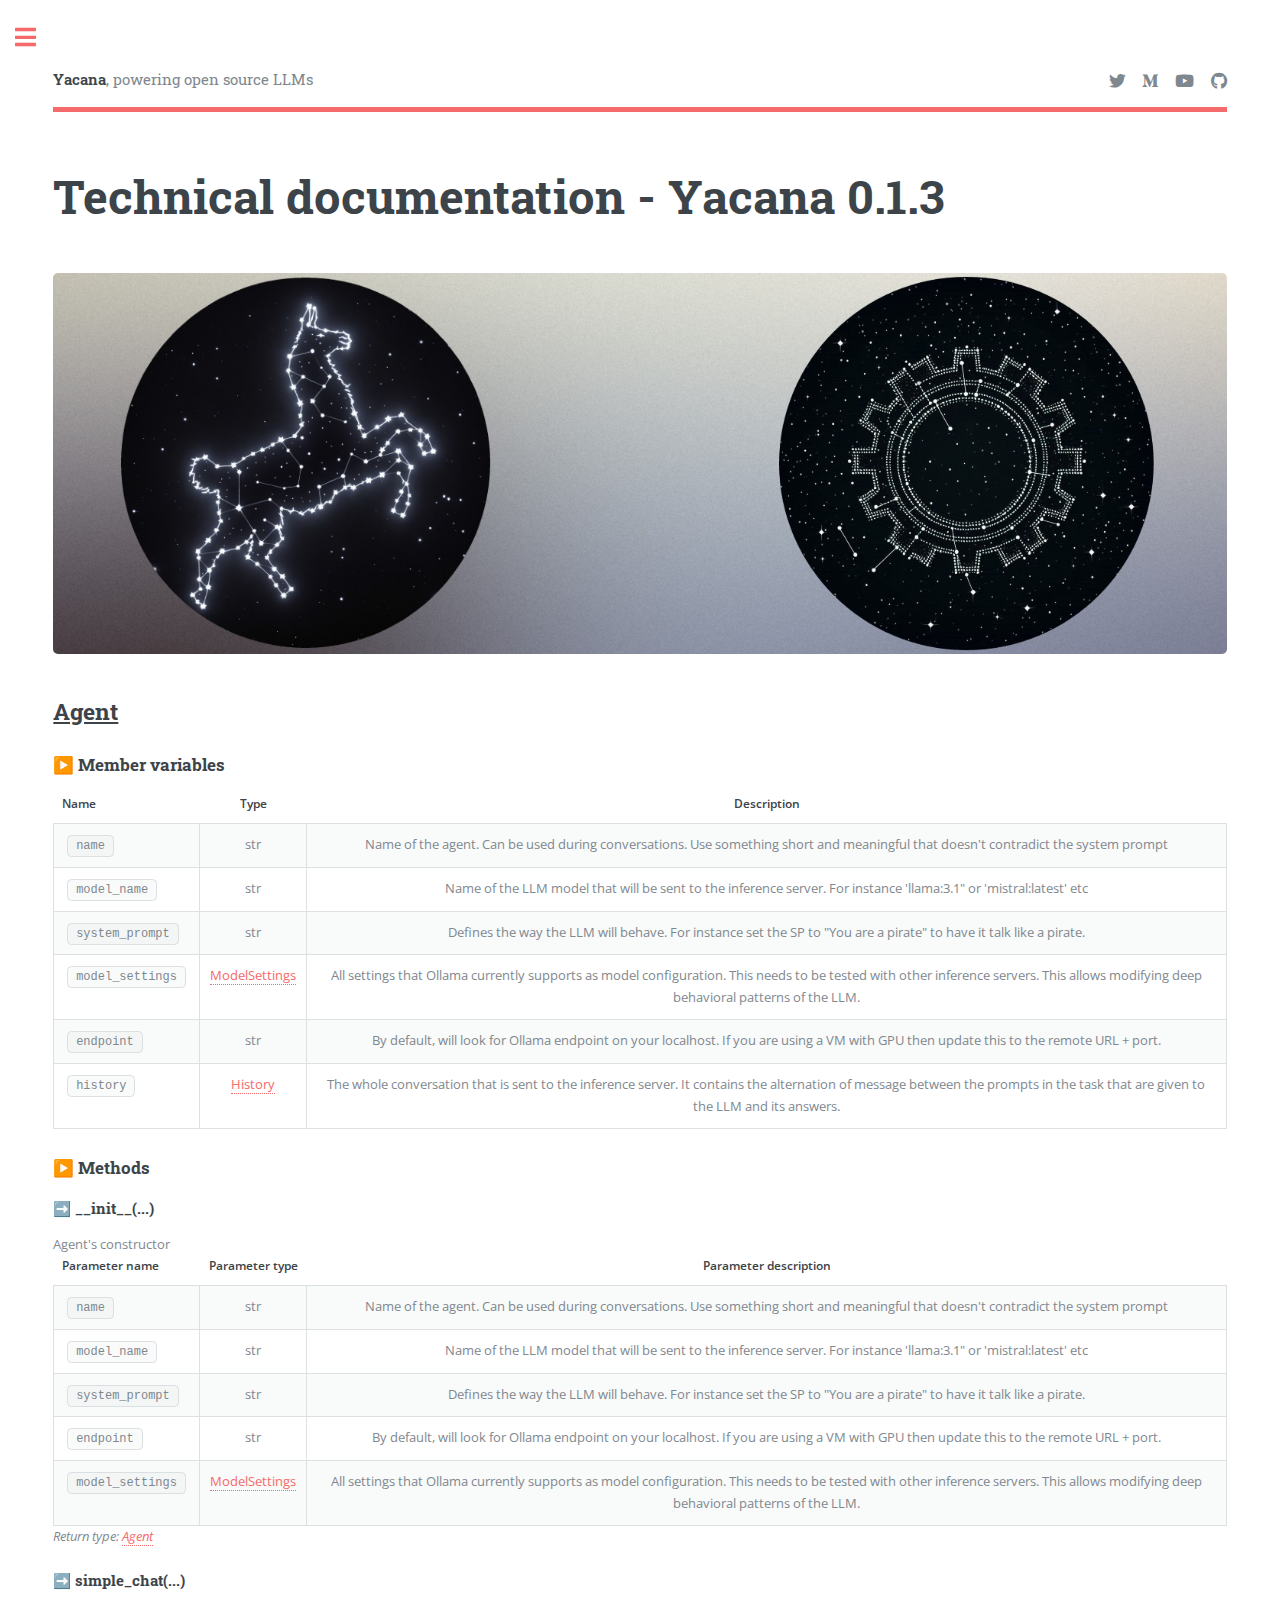
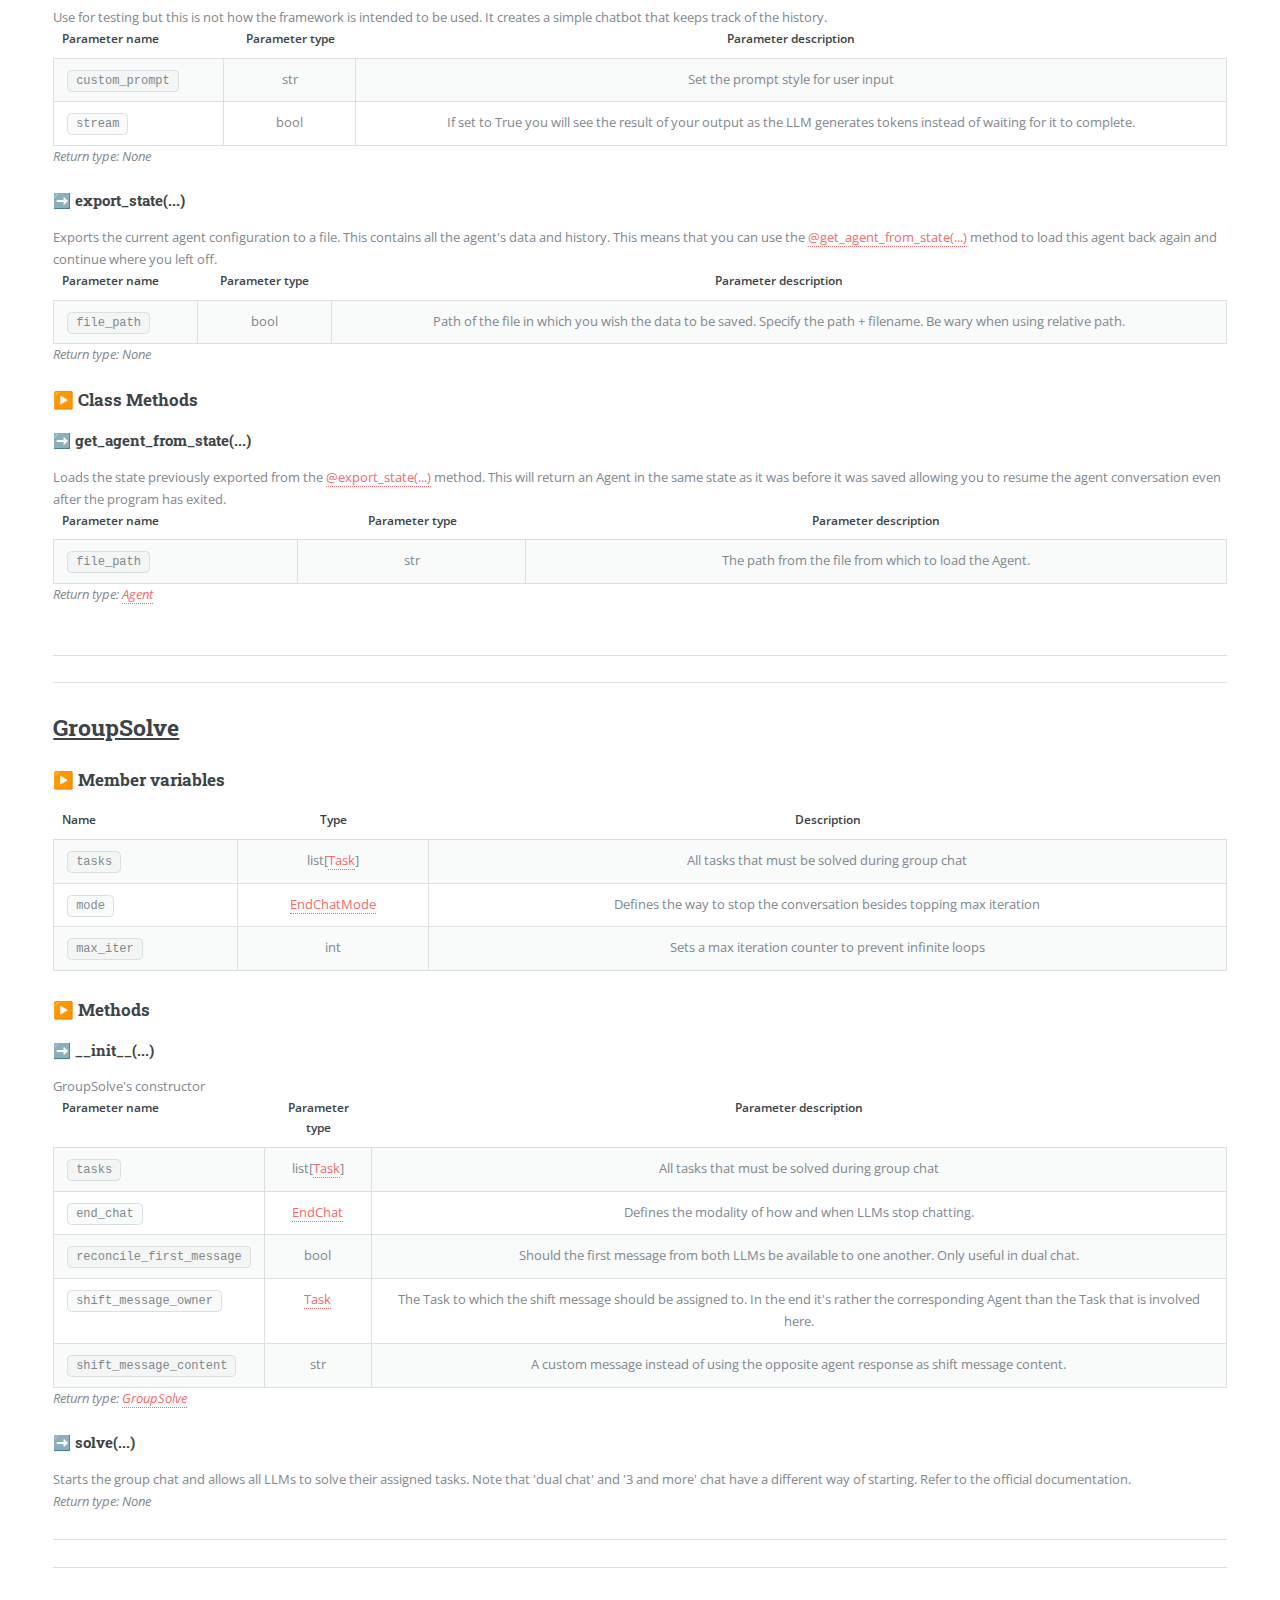
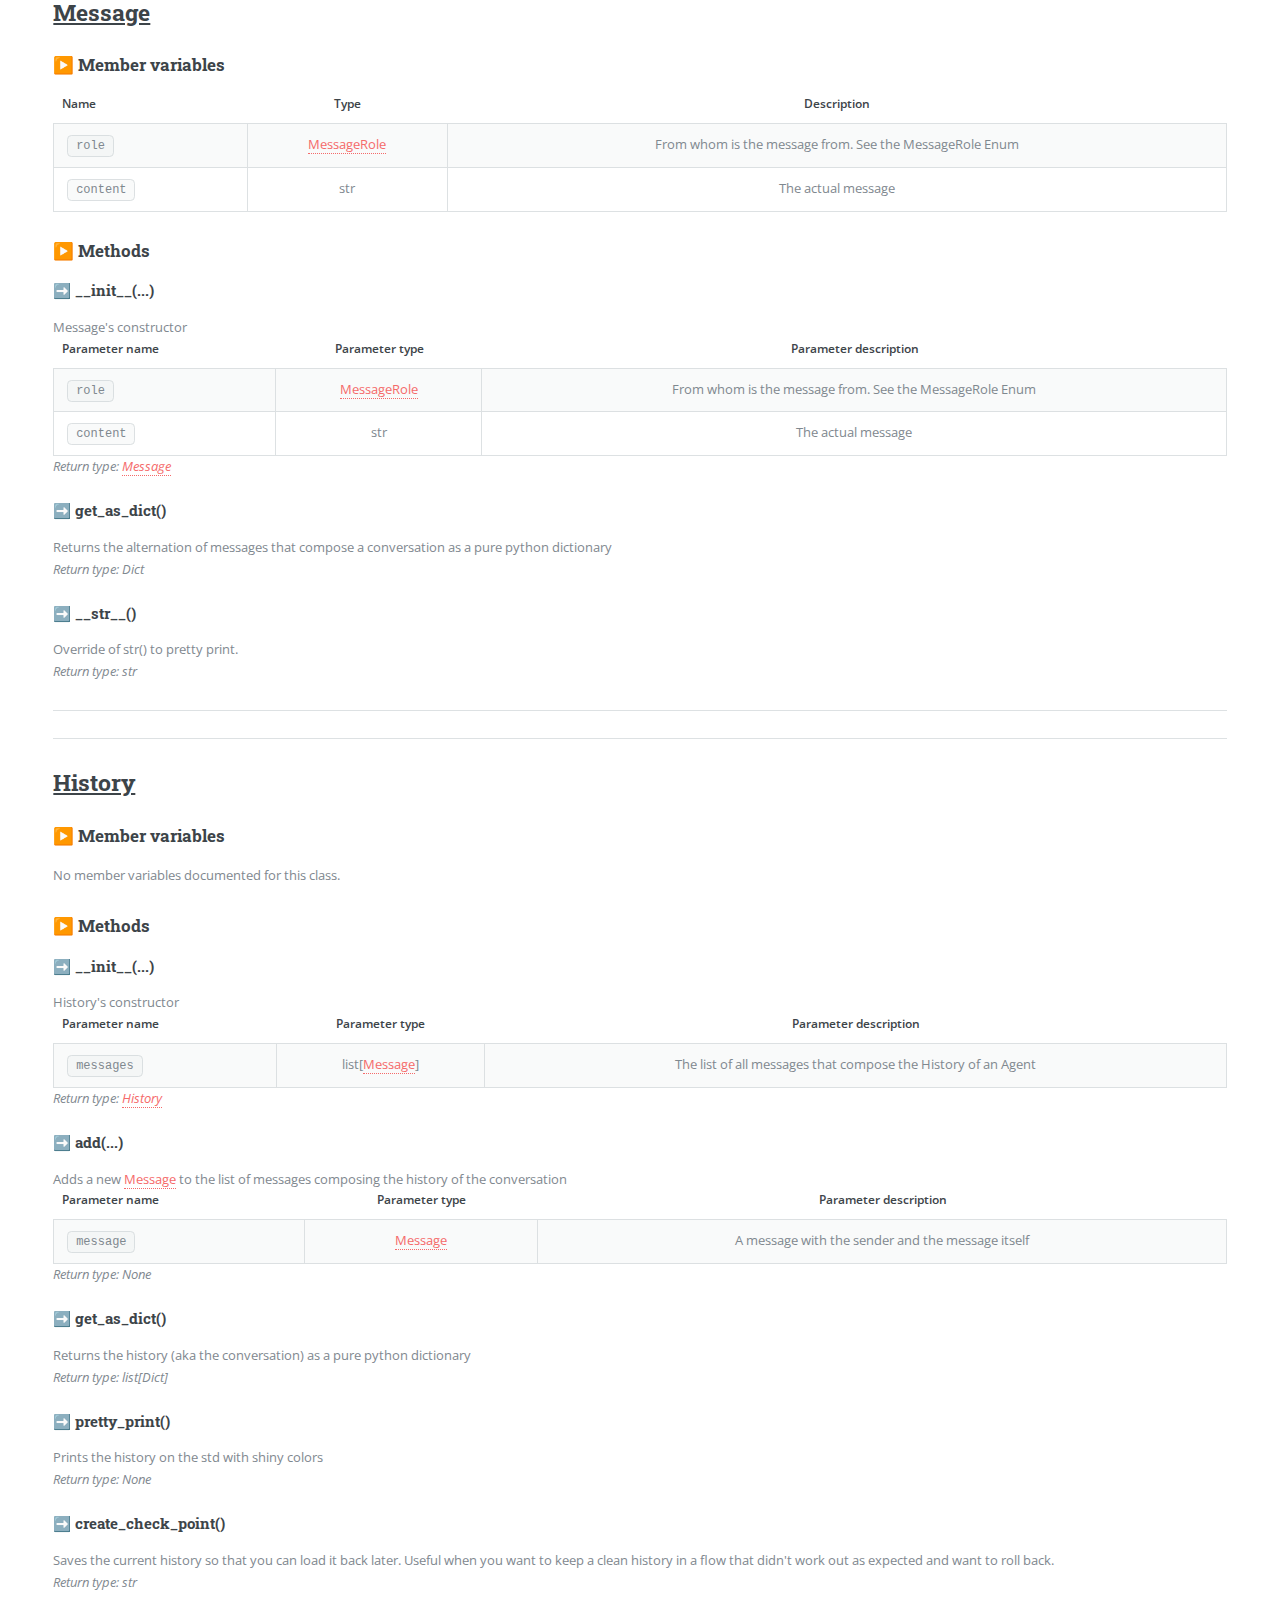
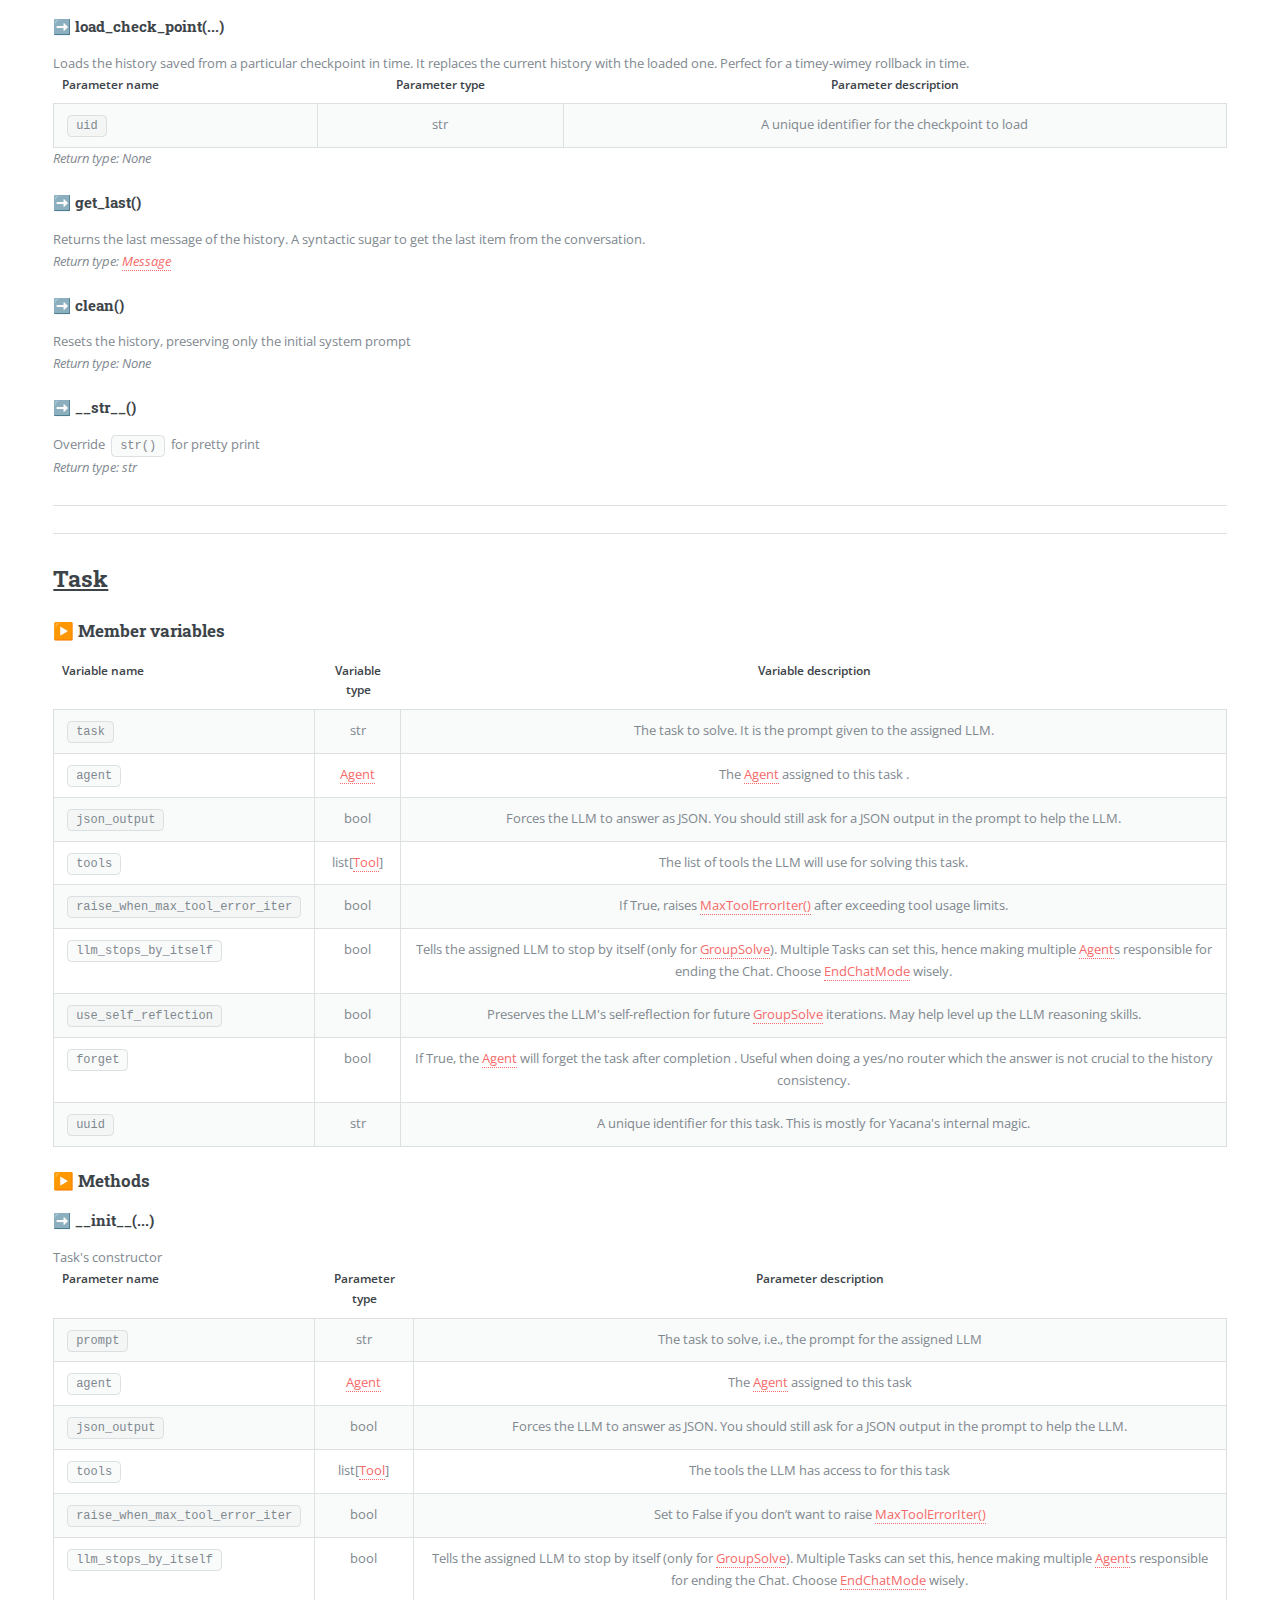
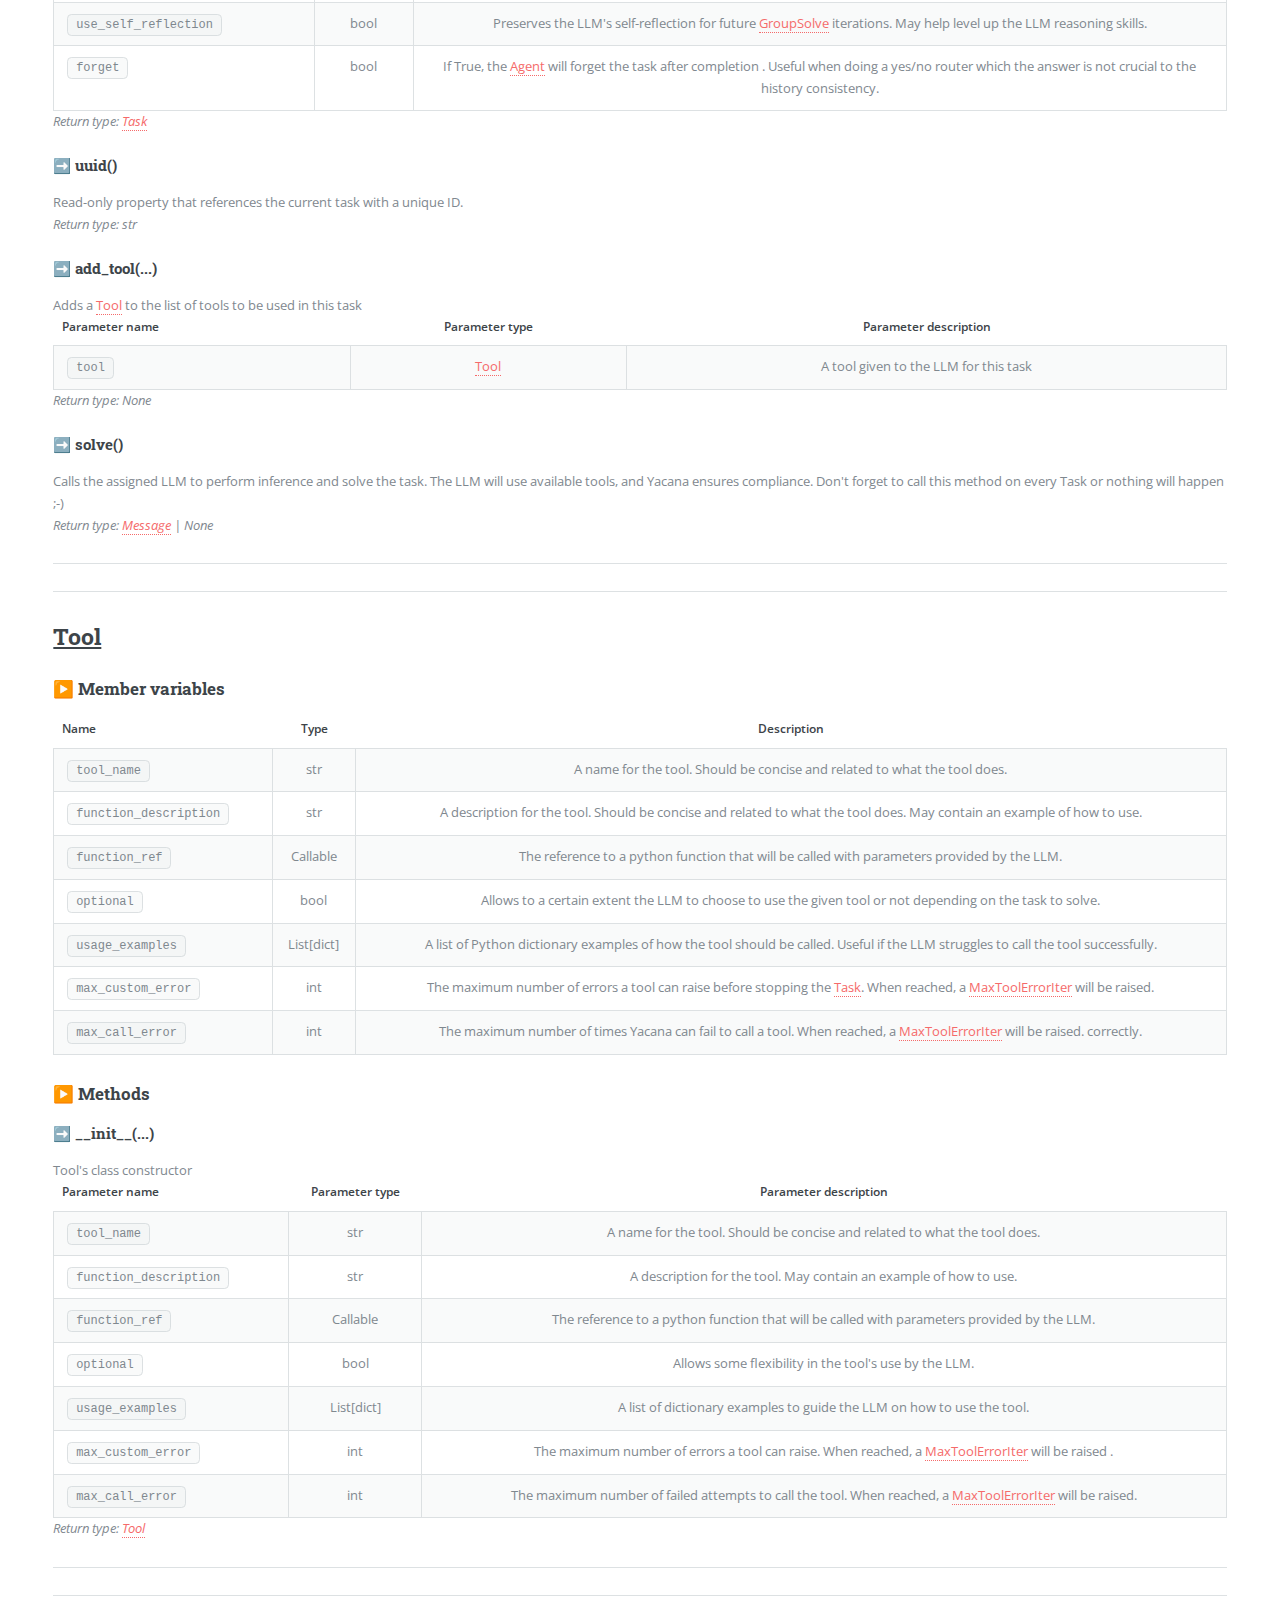
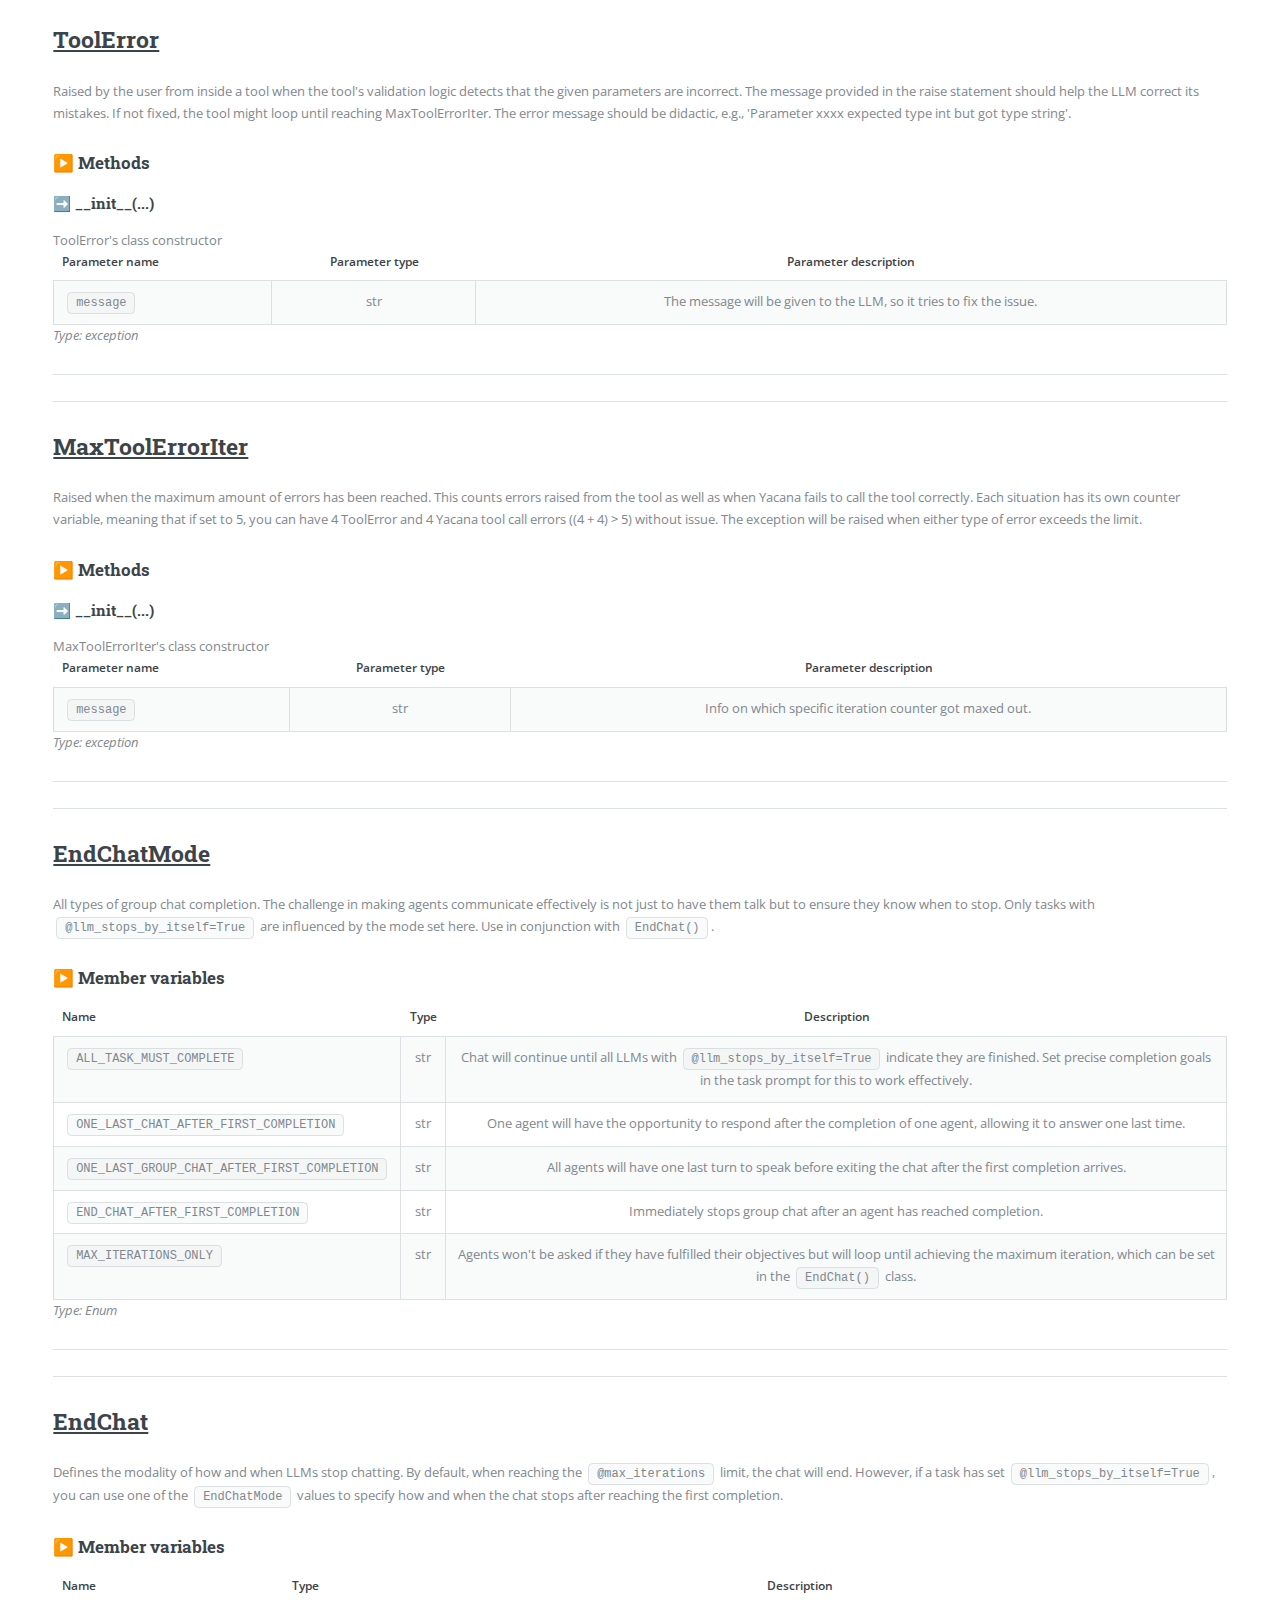
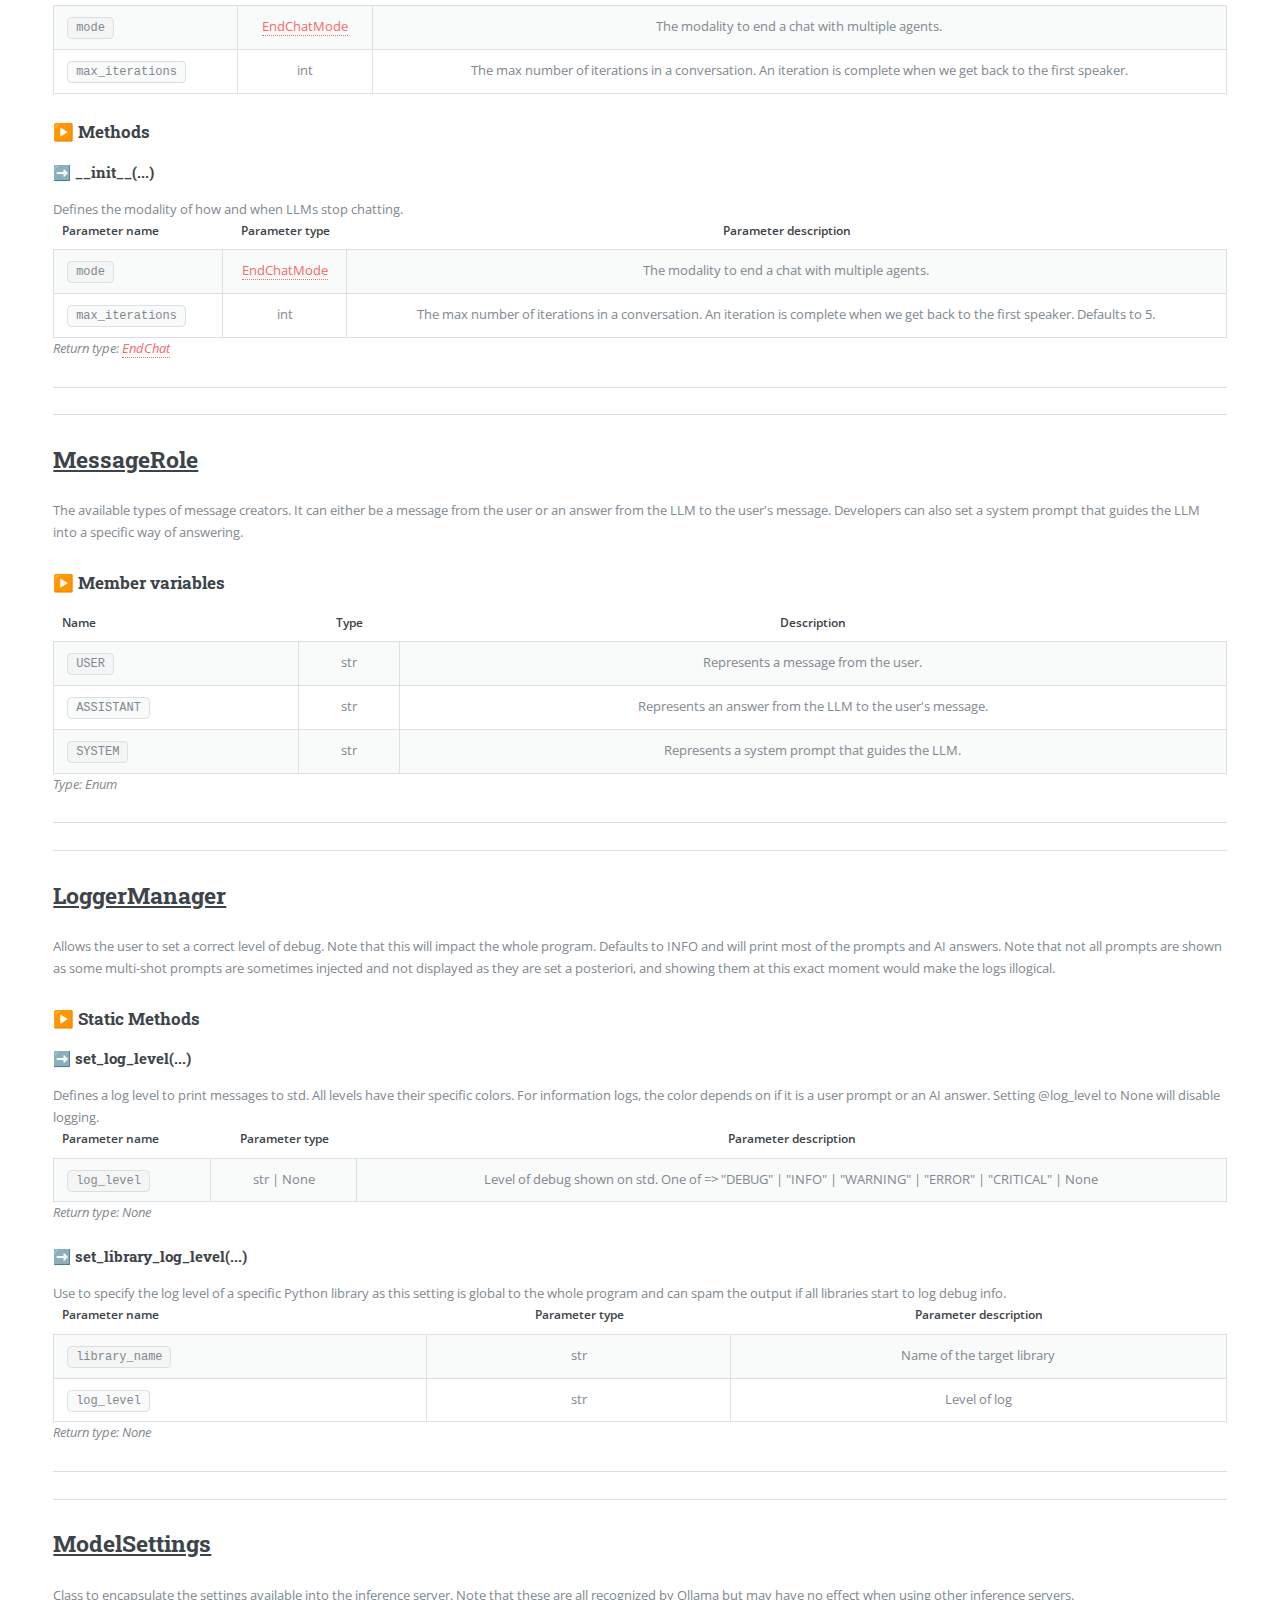
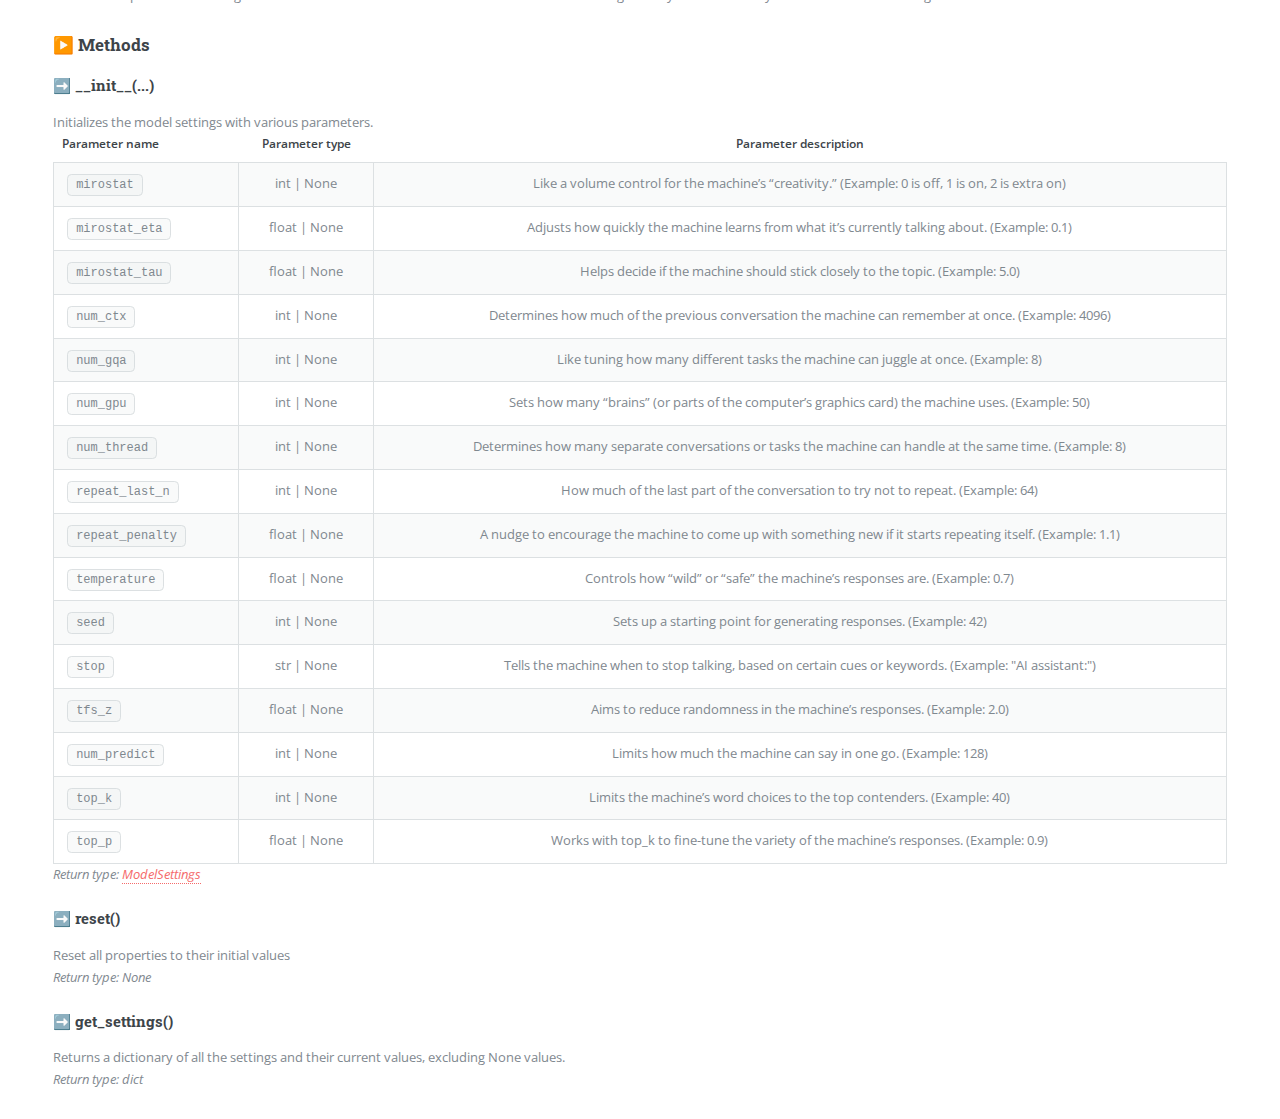
<file: docs/pages/classes.html>
<!DOCTYPE HTML>
<!--
	Editorial by HTML5 UP
	html5up.net | @ajlkn
	Free for personal and commercial use under the CCA 3.0 license (html5up.net/license)
-->
<html>

<head>
    <title>Agents & Tasks</title>
    <meta charset="utf-8"/>
    <meta name="viewport" content="width=device-width, initial-scale=1, user-scalable=no"/>
    <link rel="stylesheet" href="../assets/css/main.css"/>
    <link rel="stylesheet" href="../assets/css/codemirror.min.css">
    <link rel="stylesheet" href="../assets/css/monokai.min.css">
    <link rel="stylesheet" href="../assets/css/foldgutter.min.css">
    <link rel="stylesheet" href="../assets/css/codemirror-custom.css">
    <link rel="stylesheet" href="../assets/css/zenburn.min.css">
    <link rel="stylesheet" href="../assets/css/fontawesome-all.min.css">

    <script src="../assets/js/codemirror.min.js"></script>
    <script src="../assets/js/python.min.js"></script>
    <script src="../assets/js/foldcode.min.js"></script>
    <script src="../assets/js/foldgutter.min.js"></script>
    <script src="../assets/js/brace-fold.min.js"></script>
    <script src="../assets/js/codemirror-custom.js"></script>
</head>

<body class="is-preload">

<!-- Wrapper -->
<div id="wrapper">

    <!-- Main -->
    <div id="main">
        <div class="inner">

            <!-- Header -->
            <header id="header">
                <a href="../index.html" class="logo"><strong>Yacana</strong>, powering open source LLMs</a>
                <ul class="icons">
                    <li><a href="https://x.com/RSoftwares_ofc" class="icon brands fa-twitter"><span class="label">Twitter</span></a></li>
                    <li><a href="https://medium.com/@docteur_rs" class="icon brands fa-medium-m"><span class="label">Medium</span></a></li>
                    <li><a href="https://www.youtube.com/channel/UCvi7R0CRmtxhWOVw62XteTw"
                           class="icon brands fa-youtube"><span class="label">Medium</span></a></li>
                    <li><a href="https://github.com/rememberSoftwares/yacana" class="icon brands fa-github"><span
                            class="label">Github</span></a></li>
                </ul>
            </header>

            <!-- Content -->
            <section>
                <header class="main">
                    <h1 id="multi-agents-chat">Technical documentation - Yacana 0.1.3</h1>
                </header>

                <span class="image main"><img src="../images/tech_doc.jpg" alt="Raodmap"/></span>

                <h2 id="tech-doc-agent"><a><u>Agent</u></a></h2>

                <h3>▶️ Member variables</h3>

                <div class="table-wrapper">
                    <table class="alt">
                        <thead>
                        <tr>
                            <th>Name</th>
                            <th style="text-align:center">Type</th>
                            <th style="text-align:center">Description</th>
                        </tr>
                        </thead>
                        <tbody>
                        <tr>
                            <td><code>name</code></td>
                            <td style="text-align:center"><span>str</span></td>
                            <td style="text-align:center">Name of the agent. Can be used during conversations.
                                Use
                                something short and meaningful that doesn't contradict the system prompt
                            </td>
                        </tr>
                        <tr>
                            <td><code>model_name</code></td>
                            <td style="text-align:center"><span>str</span></td>
                            <td style="text-align:center">Name of the LLM model that will be sent to the
                                inference
                                server. For instance 'llama:3.1" or 'mistral:latest' etc
                            </td>
                        </tr>
                        <tr>
                            <td><code>system_prompt</code></td>
                            <td style="text-align:center"><span>str</span></td>
                            <td style="text-align:center">Defines the way the LLM will behave. For instance set
                                the
                                SP to "You are a pirate" to have it talk like a pirate.
                            </td>
                        </tr>
                        <tr>
                            <td><code>model_settings</code></td>
                            <td style="text-align:center"><a href="#tech-doc-modelsettings">ModelSettings</a></td>
                            <td style="text-align:center">All settings that Ollama currently supports as model
                                configuration. This needs to be tested with other inference servers. This allows
                                modifying deep behavioral patterns of the LLM.
                            </td>
                        </tr>
                        <tr>
                            <td><code>endpoint</code></td>
                            <td style="text-align:center"><span>str</span></td>
                            <td style="text-align:center">By default, will look for Ollama endpoint on your
                                localhost. If you are using a VM with GPU then update this to the remote URL +
                                port.
                            </td>
                        </tr>
                        <tr>
                            <td><code>history</code></td>
                            <td style="text-align:center"><a href="#tech-doc-history">History</a></td>
                            <td style="text-align:center">The whole conversation that is sent to the inference
                                server. It contains the alternation of message between the prompts in the task
                                that
                                are given to the LLM and its answers.
                            </td>
                        </tr>
                        </tbody>
                    </table>
                </div>


                <h3>▶️ Methods</h3>

                <h4>➡️ __init__(...)</h4>
                <div>Agent's constructor</div>

                <div class="table-wrapper">
                    <table class="alt no-table-margin">
                        <thead>
                        <tr>
                            <th>Parameter name</th>
                            <th style="text-align:center">Parameter type</th>
                            <th style="text-align:center">Parameter description</th>
                        </tr>
                        </thead>
                        <tbody>
                        <tr>
                            <td><code>name</code></td>
                            <td style="text-align:center"><span>str</span></td>
                            <td style="text-align:center">Name of the agent. Can be used during conversations.
                                Use
                                something short and meaningful that doesn't contradict the system prompt
                            </td>
                        </tr>
                        <tr>
                            <td><code>model_name</code></td>
                            <td style="text-align:center"><span>str</span></td>
                            <td style="text-align:center">Name of the LLM model that will be sent to the
                                inference
                                server. For instance 'llama:3.1" or 'mistral:latest' etc
                            </td>
                        </tr>
                        <tr>
                            <td><code>system_prompt</code></td>
                            <td style="text-align:center"><span>str</span></td>
                            <td style="text-align:center">Defines the way the LLM will behave. For instance set
                                the
                                SP to "You are a pirate" to have it talk like a pirate.
                            </td>
                        </tr>
                        <tr>
                            <td><code>endpoint</code></td>
                            <td style="text-align:center"><span>str</span></td>
                            <td style="text-align:center">By default, will look for Ollama endpoint on your
                                localhost. If you are using a VM with GPU then update this to the remote URL +
                                port.
                            </td>
                        </tr>
                        <tr>
                            <td><code>model_settings</code></td>
                            <td style="text-align:center"><a href="#tech-doc-modelsettings">ModelSettings</a></td>
                            <td style="text-align:center">All settings that Ollama currently supports as model
                                configuration. This needs to be tested with other inference servers. This allows
                                modifying deep behavioral patterns of the LLM.
                            </td>
                        </tr>

                        </tbody>
                    </table>
                    <i>Return type: <a href="#tech-doc-agent">Agent</a></i>
                </div>
                <br>

                <h4>➡️ simple_chat(...)</h4>
                <div>Use for testing but this is not how the framework is intended to be used. It creates a simple
                    chatbot that
                    keeps track of the history.
                </div>
                <div class="table-wrapper">
                    <table class="alt no-table-margin">
                        <thead>
                        <tr>
                            <th>Parameter name</th>
                            <th style="text-align:center">Parameter type</th>
                            <th style="text-align:center">Parameter description</th>
                        </tr>
                        </thead>
                        <tbody>
                        <tr>
                            <td><code>custom_prompt</code></td>
                            <td style="text-align:center"><span>str</span></td>
                            <td style="text-align:center"> Set the prompt style for user input</td>
                        </tr>
                        <tr>
                            <td><code>stream</code></td>
                            <td style="text-align:center"><span>bool</span></td>
                            <td style="text-align:center">If set to True you will see the result of your output as the
                                LLM generates tokens instead of waiting for it to complete.
                            </td>
                        </tr>
                        </tbody>
                    </table>
                    <i>Return type: <span>None</span></i>
                </div>
                <br>

                <h4>➡️ export_state(...)</h4>
                <div>Exports the current agent configuration to a file. This contains all the agent's data and history.
                    This means that you can use the <a href="#tech-doc-getagentfromstate">@get_agent_from_state(...)</a>
                    method to
                    load this agent back again and continue where you left off.
                </div>

                <div class="table-wrapper">
                    <table class="alt no-table-margin">
                        <thead>
                        <tr>
                            <th>Parameter name</th>
                            <th style="text-align:center">Parameter type</th>
                            <th style="text-align:center">Parameter description</th>
                        </tr>
                        </thead>
                        <tbody>
                        <tr>
                            <td><code>file_path</code></td>
                            <td style="text-align:center">bool</td>
                            <td style="text-align:center"> Path of the file in which you wish the data to be saved.
                                Specify the path + filename. Be wary when using relative path.
                            </td>
                        </tr>
                        </tbody>
                    </table>
                    <i>Return type: <span>None</span></i>
                </div>
                <br>

                <h3>▶️ Class Methods</h3>

                <h4 id="tech-doc-getagentfromstate">➡️ get_agent_from_state(...)</h4>
                <div>Loads the state previously exported from the <a href="todo">@export_state(...)</a> method. This
                    will return an Agent in
                    the same state
                    as it was before it was saved allowing you to resume the agent conversation even after the program
                    has exited.
                </div>

                <div class="table-wrapper">
                    <table class="alt no-table-margin">
                        <thead>
                        <tr>
                            <th>Parameter name</th>
                            <th style="text-align:center">Parameter type</th>
                            <th style="text-align:center">Parameter description</th>
                        </tr>
                        </thead>
                        <tbody>
                        <tr>
                            <td><code>file_path</code></td>
                            <td style="text-align:center"><span>str</span></td>
                            <td style="text-align:center">The path from the file from which to load the Agent.</td>
                        </tr>
                        </tbody>
                    </table>
                    <i>Return type: <a href="#tech-doc-agent">Agent</a></i>
                </div>
                <br>

                <hr>
                <hr>


                <h2 id="tech-doc-groupsolve"><a><u>GroupSolve</u></a></h2>

                <h3>▶️ Member variables</h3>

                <div class="table-wrapper">
                    <table class="alt">
                        <thead>
                        <tr>
                            <th>Name</th>
                            <th style="text-align:center">Type</th>
                            <th style="text-align:center">Description</th>
                        </tr>
                        </thead>
                        <tbody>
                        <tr>
                            <td><code>tasks</code></td>
                            <td style="text-align:center">list[<a href="#tech-doc-task">Task</a>]</td>
                            <td style="text-align:center">All tasks that must be solved during group chat</td>
                        </tr>
                        <tr>
                            <td><code>mode</code></td>
                            <td style="text-align:center"><a href="#tech-doc-endchatmode">EndChatMode</a></td>
                            <td style="text-align:center">Defines the way to stop the conversation besides topping max
                                iteration
                            </td>
                        </tr>
                        <tr>
                            <td><code>max_iter</code></td>
                            <td style="text-align:center"><span>int</span></td>
                            <td style="text-align:center">Sets a max iteration counter to prevent infinite loops</td>
                        </tr>
                        </tbody>
                    </table>
                </div>

                <h3>▶️ Methods</h3>

                <h4>➡️ __init__(...)</h4>
                <div>GroupSolve's constructor</div>

                <div class="table-wrapper">
                    <table class="alt no-table-margin">
                        <thead>
                        <tr>
                            <th>Parameter name</th>
                            <th style="text-align:center">Parameter type</th>
                            <th style="text-align:center">Parameter description</th>
                        </tr>
                        </thead>
                        <tbody>
                        <tr>
                            <td><code>tasks</code></td>
                            <td style="text-align:center">list[<a href="#tech-doc-task">Task</a>]</td>
                            <td style="text-align:center">All tasks that must be solved during group chat</td>
                        </tr>
                        <tr>
                            <td><code>end_chat</code></td>
                            <td style="text-align:center"><a href="#tech-doc-endchat">EndChat</a></td>
                            <td style="text-align:center">Defines the modality of how and when LLMs stop chatting.</td>
                        </tr>
                        <tr>
                            <td><code>reconcile_first_message</code></td>
                            <td style="text-align:center"><span>bool</span></td>
                            <td style="text-align:center">Should the first message from both LLMs be available to one
                                another. Only useful in dual chat.
                            </td>
                        </tr>
                        <tr>
                            <td><code>shift_message_owner</code></td>
                            <td style="text-align:center"><a href="#tech-doc-task">Task</a></td>
                            <td style="text-align:center">The Task to which the shift message should be assigned to. In
                                the end it's rather the corresponding Agent than the Task that is involved here.
                            </td>
                        </tr>
                        <tr>
                            <td><code>shift_message_content</code></td>
                            <td style="text-align:center"><span>str</span></td>
                            <td style="text-align:center">A custom message instead of using the opposite agent response
                                as shift message content.
                            </td>
                        </tr>
                        </tbody>
                    </table>
                    <i>Return type: <a href="#tech-doc-groupsolve">GroupSolve</a></i>
                </div>
                <br>

                <h4>➡️ solve(...)</h4>
                <div>Starts the group chat and allows all LLMs to solve their assigned tasks. Note that 'dual chat' and
                    '3 and more' chat have a different way of starting. Refer to the official documentation.
                </div>
                <i>Return type: <span>None</span></i>
                <br>

                <hr>
                <hr>

                <h2 id="tech-doc-message"><a><u>Message</u></a></h2>

                <h3>▶️ Member variables</h3>

                <div class="table-wrapper">
                    <table class="alt">
                        <thead>
                        <tr>
                            <th>Name</th>
                            <th style="text-align:center">Type</th>
                            <th style="text-align:center">Description</th>
                        </tr>
                        </thead>
                        <tbody>
                        <tr>
                            <td><code>role</code></td>
                            <td style="text-align:center"><a href="#tech-doc-messagerole">MessageRole</a></td>
                            <td style="text-align:center">From whom is the message from. See the MessageRole Enum</td>
                        </tr>
                        <tr>
                            <td><code>content</code></td>
                            <td style="text-align:center"><span>str</span></td>
                            <td style="text-align:center">The actual message</td>
                        </tr>
                        </tbody>
                    </table>
                </div>

                <h3>▶️ Methods</h3>

                <h4>➡️ __init__(...)</h4>
                <div>Message's constructor</div>

                <div class="table-wrapper">
                    <table class="alt no-table-margin">
                        <thead>
                        <tr>
                            <th>Parameter name</th>
                            <th style="text-align:center">Parameter type</th>
                            <th style="text-align:center">Parameter description</th>
                        </tr>
                        </thead>
                        <tbody>
                        <tr>
                            <td><code>role</code></td>
                            <td style="text-align:center"><a href="#tech-doc-messagerole">MessageRole</a></td>
                            <td style="text-align:center">From whom is the message from. See the MessageRole Enum</td>
                        </tr>
                        <tr>
                            <td><code>content</code></td>
                            <td style="text-align:center"><span>str</span></td>
                            <td style="text-align:center">The actual message</td>
                        </tr>
                        </tbody>
                    </table>
                    <i>Return type: <a href="#tech-doc-message">Message</a></i>
                </div>
                <br>

                <h4>➡️ get_as_dict()</h4>
                <div>Returns the alternation of messages that compose a conversation as a pure python dictionary</div>
                <i>Return type: Dict</i>
                <br>
                <br>

                <h4>➡️ __str__()</h4>
                <div>Override of str() to pretty print.</div>
                <i>Return type: <span>str</span></i>
                <br>


                <hr>
                <hr>

                <h2 id="tech-doc-history"><a><u>History</u></a></h2>

                <h3>▶️ Member variables</h3>
                <p>No member variables documented for this class.</p>

                <h3>▶️ Methods</h3>

                <h4>➡️ __init__(...)</h4>
                <div>History's constructor</div>

                <div class="table-wrapper">
                    <table class="alt no-table-margin">
                        <thead>
                        <tr>
                            <th>Parameter name</th>
                            <th style="text-align:center">Parameter type</th>
                            <th style="text-align:center">Parameter description</th>
                        </tr>
                        </thead>
                        <tbody>
                        <tr>
                            <td><code>messages</code></td>
                            <td style="text-align:center">list[<a href="#tech-doc-message">Message</a>]</td>
                            <td style="text-align:center">The list of all messages that compose the History of an
                                Agent
                            </td>
                        </tr>
                        </tbody>
                    </table>
                    <i>Return type: <a href="#tech-doc-history">History</a></i>
                </div>
                <br>

                <h4>➡️ add(...)</h4>
                <div>Adds a new <a href="#tech-doc-message">Message</a> to the list of messages composing the history of
                    the
                    conversation
                </div>

                <div class="table-wrapper">
                    <table class="alt no-table-margin">
                        <thead>
                        <tr>
                            <th>Parameter name</th>
                            <th style="text-align:center">Parameter type</th>
                            <th style="text-align:center">Parameter description</th>
                        </tr>
                        </thead>
                        <tbody>
                        <tr>
                            <td><code>message</code></td>
                            <td style="text-align:center"><a href="#tech-doc-message">Message</a></td>
                            <td style="text-align:center">A message with the sender and the message itself</td>
                        </tr>
                        </tbody>
                    </table>
                    <i>Return type: <span>None</span></i>
                </div>
                <br>

                <h4>➡️ get_as_dict()</h4>
                <div>Returns the history (aka the conversation) as a pure python dictionary</div>
                <i>Return type: list[Dict]</i>
                <br>
                <br>

                <h4>➡️ pretty_print()</h4>
                <div>Prints the history on the std with shiny colors</div>
                <i>Return type: <span>None</span></i>
                <br>
                <br>

                <h4>➡️ create_check_point()</h4>
                <div>Saves the current history so that you can load it back later. Useful when you want to keep a clean
                    history in a flow that didn't work out as expected and want to roll back.
                </div>
                <i>Return type: str</i>
                <br>
                <br>

                <h4>➡️ load_check_point(...)</h4>
                <div>Loads the history saved from a particular checkpoint in time. It replaces the current history with
                    the loaded one. Perfect for a timey-wimey rollback in time.
                </div>

                <div class="table-wrapper">
                    <table class="alt no-table-margin">
                        <thead>
                        <tr>
                            <th>Parameter name</th>
                            <th style="text-align:center">Parameter type</th>
                            <th style="text-align:center">Parameter description</th>
                        </tr>
                        </thead>
                        <tbody>
                        <tr>
                            <td><code>uid</code></td>
                            <td style="text-align:center"><span>str</span></td>
                            <td style="text-align:center">A unique identifier for the checkpoint to load</td>
                        </tr>
                        </tbody>
                    </table>
                    <i>Return type: None</i>
                </div>
                <br>

                <h4>➡️ get_last()</h4>
                <div>Returns the last message of the history. A syntactic sugar to get the last item from the
                    conversation.
                </div>
                <i>Return type: <a href="#tech-doc-message">Message</a></i>
                <br>
                <br>

                <h4>➡️ clean()</h4>
                <div>Resets the history, preserving only the initial system prompt</div>
                <i>Return type: None</i>
                <br>
                <br>

                <h4>➡️ __str__()</h4>
                <div>Override <code>str()</code> for pretty print</div>
                <i>Return type: str</i>
                <br>


                <hr>
                <hr>


                <h2 id="tech-doc-task"><a><u>Task</u></a></h2>

                <h3>▶️ Member variables</h3>

                <div class="table-wrapper">
                    <table class="alt no-table-margin">
                        <thead>
                        <tr>
                            <th>Variable name</th>
                            <th style="text-align:center">Variable type</th>
                            <th style="text-align:center">Variable description</th>
                        </tr>
                        </thead>
                        <tbody>
                        <tr>
                            <td><code>task</code></td>
                            <td style="text-align:center"><span>str</span></td>
                            <td style="text-align:center">The task to solve. It is the prompt given to the assigned
                                LLM.
                            </td>
                        </tr>
                        <tr>
                            <td><code>agent</code></td>
                            <td style="text-align:center"><a href="#tech-doc-agent">Agent</a></td>
                            <td style="text-align:center">The <a href="#tech-doc-agent">Agent</a> assigned to this task
                                .
                            </td>
                        </tr>
                        <tr>
                            <td><code>json_output</code></td>
                            <td style="text-align:center"><span>bool</span></td>
                            <td style="text-align:center">Forces the LLM to answer as JSON. You should still ask
                                for a JSON output in the prompt to help the LLM.
                            </td>
                        </tr>
                        <tr>
                            <td><code>tools</code></td>
                            <td style="text-align:center">list[<a href="#tech-doc-tool">Tool</a>]</td>
                            <td style="text-align:center">The list of tools the LLM will use for solving this task.</td>
                        </tr>
                        <tr>
                            <td><code>raise_when_max_tool_error_iter</code></td>
                            <td style="text-align:center"><span>bool</span></td>
                            <td style="text-align:center">If True, raises <a href="#tech-doc-maxtoolerroriter">
                                MaxToolErrorIter()</a> after
                                exceeding tool usage limits.
                            </td>
                        </tr>
                        <tr>
                            <td><code>llm_stops_by_itself</code></td>
                            <td style="text-align:center"><span>bool</span></td>
                            <td style="text-align:center">Tells the assigned LLM to stop by itself (only for <a
                                    href="#tech-doc-groupsolve"> GroupSolve</a>). Multiple Tasks can set this, hence
                                making multiple <a
                                        href="#tech-doc-agent">Agent</a>s responsible for ending the Chat. Choose <a
                                        href="#tech-doc-endchatmode">
                                    EndChatMode</a> wisely.
                            </td>
                        </tr>
                        <tr>
                            <td><code>use_self_reflection</code></td>
                            <td style="text-align:center"><span>bool</span></td>
                            <td style="text-align:center">Preserves the LLM's self-reflection for future <a
                                    href="#tech-doc-groupsolve">GroupSolve</a> iterations. May help level up the LLM
                                reasoning skills.
                            </td>
                        </tr>
                        <tr>
                            <td><code>forget</code></td>
                            <td style="text-align:center"><span>bool</span></td>
                            <td style="text-align:center">If True, the <a href="#tech-doc-agent">Agent</a> will forget
                                the task after
                                completion
                                . Useful when doing a yes/no router which the answer is not crucial to the history
                                consistency.
                            </td>
                        </tr>
                        <tr>
                            <td><code>uuid</code></td>
                            <td style="text-align:center"><span>str</span></td>
                            <td style="text-align:center">A unique identifier for this task. This is mostly for
                                Yacana's internal magic.
                            </td>
                        </tr>
                        </tbody>
                    </table>
                </div>
                <br>

                <h3>▶️ Methods</h3>

                <h4>➡️ __init__(...)</h4>
                <div>Task's constructor</div>

                <div class="table-wrapper">
                    <table class="alt no-table-margin">
                        <thead>
                        <tr>
                            <th>Parameter name</th>
                            <th style="text-align:center">Parameter type</th>
                            <th style="text-align:center">Parameter description</th>
                        </tr>
                        </thead>
                        <tbody>
                        <tr>
                            <td><code>prompt</code></td>
                            <td style="text-align:center"><span>str</span></td>
                            <td style="text-align:center">The task to solve, i.e., the prompt for the assigned LLM</td>
                        </tr>
                        <tr>
                            <td><code>agent</code></td>
                            <td style="text-align:center"><a href="#tech-doc-agent">Agent</a></td>
                            <td style="text-align:center">The <a href="#tech-doc-agent">Agent</a> assigned to this
                                task
                            </td>
                        </tr>
                        <tr>
                            <td><code>json_output</code></td>
                            <td style="text-align:center"><span>bool</span></td>
                            <td style="text-align:center">Forces the LLM to answer as JSON. You should still ask
                                for a JSON output in the prompt to help the LLM.
                            </td>
                        </tr>
                        <tr>
                            <td><code>tools</code></td>
                            <td style="text-align:center">list[<a href="#tech-doc-tool">Tool</a>]</td>
                            <td style="text-align:center">The tools the LLM has access to for this task</td>
                        </tr>
                        <tr>
                            <td><code>raise_when_max_tool_error_iter</code></td>
                            <td style="text-align:center"><span>bool</span></td>
                            <td style="text-align:center">Set to False if you don’t want to raise <a
                                    href="#tech-doc-maxtoolerroriter">MaxToolErrorIter()</a>
                            </td>
                        </tr>
                        <tr>
                            <td><code>llm_stops_by_itself</code></td>
                            <td style="text-align:center"><span>bool</span></td>
                            <td style="text-align:center">Tells the assigned LLM to stop by itself (only for <a
                                    href="#tech-doc-groupsolve"> GroupSolve</a>). Multiple Tasks can set this, hence
                                making multiple <a
                                        href="#tech-doc-agent">Agent</a>s responsible for ending the Chat. Choose <a
                                        href="#tech-doc-endchatmode">
                                    EndChatMode</a> wisely.
                            </td>
                        </tr>
                        <tr>
                            <td><code>use_self_reflection</code></td>
                            <td style="text-align:center"><span>bool</span></td>
                            <td style="text-align:center">Preserves the LLM's self-reflection for future <a
                                    href="#tech-doc-groupsolve">GroupSolve</a> iterations. May help level up the LLM
                                reasoning skills.
                            </td>
                        </tr>
                        <tr>
                            <td><code>forget</code></td>
                            <td style="text-align:center"><span>bool</span></td>
                            <td style="text-align:center">If True, the <a href="#tech-doc-agent">Agent</a> will forget
                                the task after
                                completion
                                . Useful when doing a yes/no router which the answer is not crucial to the history
                                consistency.
                            </td>
                        </tr>
                        </tbody>
                    </table>
                    <i>Return type: <a href="#tech-doc-task">Task</a></i>
                </div>
                <br>

                <h4>➡️ uuid()</h4>
                <div>Read-only property that references the current task with a unique ID.</div>
                <i>Return type: <span>str</span></i>
                <br>
                <br>

                <h4>➡️ add_tool(...)</h4>
                <div>Adds a <a href="#tech-doc-tool">Tool</a> to the list of tools to be used in this task</div>

                <div class="table-wrapper">
                    <table class="alt no-table-margin">
                        <thead>
                        <tr>
                            <th>Parameter name</th>
                            <th style="text-align:center">Parameter type</th>
                            <th style="text-align:center">Parameter description</th>
                        </tr>
                        </thead>
                        <tbody>
                        <tr>
                            <td><code>tool</code></td>
                            <td style="text-align:center"><a href="#tech-doc-tool">Tool</a></td>
                            <td style="text-align:center">A tool given to the LLM for this task</td>
                        </tr>
                        </tbody>
                    </table>
                    <i>Return type: <span>None</span></i>
                </div>
                <br>

                <h4>➡️ solve()</h4>
                <div>Calls the assigned LLM to perform inference and solve the task. The LLM will use available tools,
                    and Yacana ensures compliance. Don't forget to call this method on every Task or nothing will
                    happen ;-)
                </div>
                <i>Return type: <a href="#tech-doc-message">Message</a> | <span>None</span></i>
                <br>


                <hr>
                <hr>


                <h2 id="tech-doc-tool"><a><u>Tool</u></a></h2>

                <h3>▶️ Member variables</h3>

                <div class="table-wrapper">
                    <table class="alt">
                        <thead>
                        <tr>
                            <th>Name</th>
                            <th style="text-align:center">Type</th>
                            <th style="text-align:center">Description</th>
                        </tr>
                        </thead>
                        <tbody>
                        <tr>
                            <td><code>tool_name</code></td>
                            <td style="text-align:center"><span>str</span></td>
                            <td style="text-align:center">A name for the tool. Should be concise and related to what the
                                tool does.
                            </td>
                        </tr>
                        <tr>
                            <td><code>function_description</code></td>
                            <td style="text-align:center"><span>str</span></td>
                            <td style="text-align:center">A description for the tool. Should be concise and related to
                                what the tool does. May contain an example of how to use.
                            </td>
                        </tr>
                        <tr>
                            <td><code>function_ref</code></td>
                            <td style="text-align:center"><span>Callable</span></td>
                            <td style="text-align:center">The reference to a python function that will be called with
                                parameters provided by the LLM.
                            </td>
                        </tr>
                        <tr>
                            <td><code>optional</code></td>
                            <td style="text-align:center"><span>bool</span></td>
                            <td style="text-align:center">Allows to a certain extent the LLM to choose to use the given
                                tool or not depending on the task to solve.
                            </td>
                        </tr>
                        <tr>
                            <td><code>usage_examples</code></td>
                            <td style="text-align:center">List[dict]</td>
                            <td style="text-align:center">A list of Python dictionary examples of how the tool should be
                                called. Useful if the LLM struggles to call the tool successfully.
                            </td>
                        </tr>
                        <tr>
                            <td><code>max_custom_error</code></td>
                            <td style="text-align:center"><span>int</span></td>
                            <td style="text-align:center">The maximum number of errors a tool can raise before stopping
                                the <a href="#tech-doc-task">Task</a>. When reached, a <a
                                        href="#tech-doc-maxtoolerroriter">MaxToolErrorIter</a>
                                will be raised.
                            </td>
                        </tr>
                        <tr>
                            <td><code>max_call_error</code></td>
                            <td style="text-align:center"><span>int</span></td>
                            <td style="text-align:center">The maximum number of times Yacana can fail to call a tool.
                                When reached, a <a href="#tech-doc-maxtoolerroriter">MaxToolErrorIter</a> will be
                                raised.
                                correctly.
                            </td>
                        </tr>
                        </tbody>
                    </table>
                </div>

                <h3>▶️ Methods</h3>

                <h4>➡️ __init__(...)</h4>
                <div>Tool's class constructor</div>

                <div class="table-wrapper">
                    <table class="alt no-table-margin">
                        <thead>
                        <tr>
                            <th>Parameter name</th>
                            <th style="text-align:center">Parameter type</th>
                            <th style="text-align:center">Parameter description</th>
                        </tr>
                        </thead>
                        <tbody>
                        <tr>
                            <td><code>tool_name</code></td>
                            <td style="text-align:center"><span>str</span></td>
                            <td style="text-align:center">A name for the tool. Should be concise and related to what the
                                tool does.
                            </td>
                        </tr>
                        <tr>
                            <td><code>function_description</code></td>
                            <td style="text-align:center"><span>str</span></td>
                            <td style="text-align:center">A description for the tool. May contain an example of how to
                                use.
                            </td>
                        </tr>
                        <tr>
                            <td><code>function_ref</code></td>
                            <td style="text-align:center">Callable</td>
                            <td style="text-align:center">The reference to a python function that will be called with
                                parameters provided by the LLM.
                            </td>
                        </tr>
                        <tr>
                            <td><code>optional</code></td>
                            <td style="text-align:center"><span>bool</span></td>
                            <td style="text-align:center">Allows some flexibility in the tool's use by the LLM.</td>
                        </tr>
                        <tr>
                            <td><code>usage_examples</code></td>
                            <td style="text-align:center">List[dict]</td>
                            <td style="text-align:center">A list of dictionary examples to guide the LLM on how to use
                                the tool.
                            </td>
                        </tr>
                        <tr>
                            <td><code>max_custom_error</code></td>
                            <td style="text-align:center"><span>int</span></td>
                            <td style="text-align:center">The maximum number of errors a tool can raise. When
                                reached, a <a href="#tech-doc-maxtoolerroriter">MaxToolErrorIter</a> will be raised
                                .
                            </td>
                        </tr>
                        <tr>
                            <td><code>max_call_error</code></td>
                            <td style="text-align:center"><span>int</span></td>
                            <td style="text-align:center">The maximum number of failed attempts to call the tool.
                                When reached, a <a href="#tech-doc-maxtoolerroriter">MaxToolErrorIter</a> will be
                                raised.
                            </td>
                        </tr>
                        </tbody>
                    </table>
                    <i>Return type: <a href="#tech-doc-tool">Tool</a></i>
                </div>

                <hr>
                <hr>

                <h2 id="tech-doc-toolerror"><a><u>ToolError</u></a></h2>

                <p>Raised by the user from inside a tool when the tool's validation logic detects that the
                    given parameters are incorrect.
                    The message provided in the raise statement should help the LLM correct its mistakes. If not fixed,
                    the tool might loop until reaching MaxToolErrorIter. The error message should be didactic, e.g.,
                    'Parameter xxxx expected type int but got type string'.</p>

                <h3>▶️ Methods</h3>

                <h4>➡️ __init__(...)</h4>
                <div>ToolError's class constructor</div>

                <div class="table-wrapper">
                    <table class="alt no-table-margin">
                        <thead>
                        <tr>
                            <th>Parameter name</th>
                            <th style="text-align:center">Parameter type</th>
                            <th style="text-align:center">Parameter description</th>
                        </tr>
                        </thead>
                        <tbody>
                        <tr>
                            <td><code>message</code></td>
                            <td style="text-align:center"><span>str</span></td>
                            <td style="text-align:center">The message will be given to the LLM, so it tries to fix the
                                issue.
                            </td>
                        </tr>
                        </tbody>
                    </table>
                    <i>Type: exception</i>
                </div>


                <hr>
                <hr>

                <h2 id="tech-doc-maxtoolerroriter"><a><u>MaxToolErrorIter</u></a></h2>

                <p>Raised when the maximum amount of errors has been reached. This counts errors raised from the tool as
                    well as when Yacana fails to call the tool correctly. Each situation has its own counter variable,
                    meaning that if set to 5, you can have 4 ToolError and 4 Yacana tool call errors ((4 + 4) > 5)
                    without issue. The exception will be raised when either type of error exceeds the limit.</p>

                <h3>▶️ Methods</h3>

                <h4>➡️ __init__(...)</h4>
                <div>MaxToolErrorIter's class constructor</div>

                <div class="table-wrapper">
                    <table class="alt no-table-margin">
                        <thead>
                        <tr>
                            <th>Parameter name</th>
                            <th style="text-align:center">Parameter type</th>
                            <th style="text-align:center">Parameter description</th>
                        </tr>
                        </thead>
                        <tbody>
                        <tr>
                            <td><code>message</code></td>
                            <td style="text-align:center"><span>str</span></td>
                            <td style="text-align:center">Info on which specific iteration counter got maxed out.</td>
                        </tr>
                        </tbody>
                    </table>
                    <i>Type: exception</i>
                </div>

                <hr>
                <hr>

                <h2 id="tech-doc-endchatmode"><a><u>EndChatMode</u></a></h2>

                <p>All types of group chat completion. The challenge in making agents communicate effectively is not
                    just to have them talk but to ensure they know when to stop. Only tasks with <code>@llm_stops_by_itself=True</code>
                    are influenced by the mode set here. Use in conjunction with <code>EndChat()</code>.</p>

                <h3>▶️ Member variables</h3>

                <div class="table-wrapper">
                    <table class="alt no-table-margin">
                        <thead>
                        <tr>
                            <th>Name</th>
                            <th style="text-align:center">Type</th>
                            <th style="text-align:center">Description</th>
                        </tr>
                        </thead>
                        <tbody>
                        <tr>
                            <td><code>ALL_TASK_MUST_COMPLETE</code></td>
                            <td style="text-align:center"><span>str</span></td>
                            <td style="text-align:center">Chat will continue until all LLMs with <code>@llm_stops_by_itself=True</code>
                                indicate they are finished. Set precise completion goals in the task prompt for this to
                                work effectively.
                            </td>
                        </tr>
                        <tr>
                            <td><code>ONE_LAST_CHAT_AFTER_FIRST_COMPLETION</code></td>
                            <td style="text-align:center"><span>str</span></td>
                            <td style="text-align:center">One agent will have the opportunity to respond after the
                                completion of one agent, allowing it to answer one last time.
                            </td>
                        </tr>
                        <tr>
                            <td><code>ONE_LAST_GROUP_CHAT_AFTER_FIRST_COMPLETION</code></td>
                            <td style="text-align:center"><span>str</span></td>
                            <td style="text-align:center">All agents will have one last turn to speak before exiting the
                                chat after the first completion arrives.
                            </td>
                        </tr>
                        <tr>
                            <td><code>END_CHAT_AFTER_FIRST_COMPLETION</code></td>
                            <td style="text-align:center"><span>str</span></td>
                            <td style="text-align:center">Immediately stops group chat after an agent has reached
                                completion.
                            </td>
                        </tr>
                        <tr>
                            <td><code>MAX_ITERATIONS_ONLY</code></td>
                            <td style="text-align:center"><span>str</span></td>
                            <td style="text-align:center">Agents won't be asked if they have fulfilled their objectives
                                but will loop until achieving the maximum iteration, which can be set in the <code>EndChat()</code>
                                class.
                            </td>
                        </tr>
                        </tbody>
                    </table>
                    <i>Type: Enum</i>
                </div>

                <hr>
                <hr>

                <h2 id="tech-doc-endchat"><a><u>EndChat</u></a></h2>

                <p>Defines the modality of how and when LLMs stop chatting. By default, when reaching the <code>@max_iterations</code>
                    limit, the chat will end. However, if a task has set <code>@llm_stops_by_itself=True</code>, you can
                    use one of the <code>EndChatMode</code> values to specify how and when the chat stops after reaching
                    the first completion.</p>

                <h3>▶️ Member variables</h3>

                <div class="table-wrapper">
                    <table class="alt">
                        <thead>
                        <tr>
                            <th>Name</th>
                            <th style="text-align:center">Type</th>
                            <th style="text-align:center">Description</th>
                        </tr>
                        </thead>
                        <tbody>
                        <tr>
                            <td><code>mode</code></td>
                            <td style="text-align:center"><a href="#tech-doc-endchatmode">EndChatMode</a></td>
                            <td style="text-align:center">The modality to end a chat with multiple agents.</td>
                        </tr>
                        <tr>
                            <td><code>max_iterations</code></td>
                            <td style="text-align:center"><span>int</span></td>
                            <td style="text-align:center">The max number of iterations in a conversation. An iteration
                                is complete when we get back to the first speaker.
                            </td>
                        </tr>
                        </tbody>
                    </table>
                </div>

                <h3>▶️ Methods</h3>

                <h4>➡️ __init__(...)</h4>
                <div>Defines the modality of how and when LLMs stop chatting.</div>

                <div class="table-wrapper">
                    <table class="alt no-table-margin">
                        <thead>
                        <tr>
                            <th>Parameter name</th>
                            <th style="text-align:center">Parameter type</th>
                            <th style="text-align:center">Parameter description</th>
                        </tr>
                        </thead>
                        <tbody>
                        <tr>
                            <td><code>mode</code></td>
                            <td style="text-align:center"><a href="#tech-doc-endchatmode">EndChatMode</a></td>
                            <td style="text-align:center">The modality to end a chat with multiple agents.</td>
                        </tr>
                        <tr>
                            <td><code>max_iterations</code></td>
                            <td style="text-align:center"><span>int</span></td>
                            <td style="text-align:center">The max number of iterations in a conversation. An iteration
                                is complete when we get back to the first speaker. Defaults to 5.
                            </td>
                        </tr>
                        </tbody>
                    </table>
                    <i>Return type: <a href="#tech-doc-endchat">EndChat</a></i>
                </div>

                <hr>
                <hr>
                <h2 id="tech-doc-messagerole"><a><u>MessageRole</u></a></h2>

                <p>The available types of message creators. It can either be a message from the user or an answer from
                    the LLM to the user's message. Developers can also set a system prompt that guides the LLM into a
                    specific way of answering.</p>

                <h3>▶️ Member variables</h3>

                <div class="table-wrapper">
                    <table class="alt no-table-margin">
                        <thead>
                        <tr>
                            <th>Name</th>
                            <th style="text-align:center">Type</th>
                            <th style="text-align:center">Description</th>
                        </tr>
                        </thead>
                        <tbody>
                        <tr>
                            <td><code>USER</code></td>
                            <td style="text-align:center"><span>str</span></td>
                            <td style="text-align:center">Represents a message from the user.</td>
                        </tr>
                        <tr>
                            <td><code>ASSISTANT</code></td>
                            <td style="text-align:center"><span>str</span></td>
                            <td style="text-align:center">Represents an answer from the LLM to the user's message.</td>
                        </tr>
                        <tr>
                            <td><code>SYSTEM</code></td>
                            <td style="text-align:center"><span>str</span></td>
                            <td style="text-align:center">Represents a system prompt that guides the LLM.</td>
                        </tr>
                        </tbody>
                    </table>
                    <i>Type: Enum</i>
                </div>

                <hr>
                <hr>

                <h2 id="tech-doc-loggermanager"><a><u>LoggerManager</u></a></h2>

                <p>Allows the user to set a correct level of debug. Note that this will impact the whole program.
                    Defaults to INFO and will print most of the prompts and AI answers. Note that not all prompts are
                    shown as some multi-shot prompts are sometimes injected and not displayed as they are set a
                    posteriori, and showing them at this exact moment would make the logs illogical.</p>

                <h3>▶️ Static Methods</h3>

                <h4>➡️ set_log_level(...)</h4>
                <div>Defines a log level to print messages to std. All levels have their specific colors. For
                    information logs, the color depends on if it is a user prompt or an AI answer. Setting @log_level to
                    None will disable logging.
                </div>
                <div class="table-wrapper">
                    <table class="alt no-table-margin">
                        <thead>
                        <tr>
                            <th>Parameter name</th>
                            <th style="text-align:center">Parameter type</th>
                            <th style="text-align:center">Parameter description</th>
                        </tr>
                        </thead>
                        <tbody>
                        <tr>
                            <td><code>log_level</code></td>
                            <td style="text-align:center"><span>str | None</span></td>
                            <td style="text-align:center">Level of debug shown on std. One of => "DEBUG" | "INFO" |
                                "WARNING" | "ERROR" | "CRITICAL" | None
                            </td>
                        </tr>
                        </tbody>
                    </table>
                    <i>Return type: <span>None</span></i>
                </div>
                <br>

                <h4>➡️ set_library_log_level(...)</h4>
                <div>Use to specify the log level of a specific Python library as this setting is global to the whole
                    program and can spam the output if all libraries start to log debug info.
                </div>
                <div class="table-wrapper">
                    <table class="alt no-table-margin">
                        <thead>
                        <tr>
                            <th>Parameter name</th>
                            <th style="text-align:center">Parameter type</th>
                            <th style="text-align:center">Parameter description</th>
                        </tr>
                        </thead>
                        <tbody>
                        <tr>
                            <td><code>library_name</code></td>
                            <td style="text-align:center"><span>str</span></td>
                            <td style="text-align:center">Name of the target library</td>
                        </tr>
                        <tr>
                            <td><code>log_level</code></td>
                            <td style="text-align:center"><span>str</span></td>
                            <td style="text-align:center">Level of log</td>
                        </tr>
                        </tbody>
                    </table>
                    <i>Return type: <span>None</span></i>
                </div>

                <hr>
                <hr>

                <h2 id="tech-doc-modelsettings"><a><u>ModelSettings</u></a></h2>

                <p>Class to encapsulate the settings available into the inference server. Note that these are all
                    recognized by Ollama but may have no effect when using other inference servers.</p>

                <h3>▶️ Methods</h3>

                <h4>➡️ __init__(...)</h4>
                <div>Initializes the model settings with various parameters.</div>
                <div class="table-wrapper">
                    <table class="alt no-table-margin">
                        <thead>
                        <tr>
                            <th>Parameter name</th>
                            <th style="text-align:center">Parameter type</th>
                            <th style="text-align:center">Parameter description</th>
                        </tr>
                        </thead>
                        <tbody>
                        <tr>
                            <td><code>mirostat</code></td>
                            <td style="text-align:center"><span>int</span> | <span>None</span></td>
                            <td style="text-align:center">Like a volume control for the machine’s “creativity.”
                                (Example: 0 is off, 1 is on, 2 is extra on)
                            </td>
                        </tr>
                        <tr>
                            <td><code>mirostat_eta</code></td>
                            <td style="text-align:center"><span>float</span> | <span>None</span></td>
                            <td style="text-align:center">Adjusts how quickly the machine learns from what it’s
                                currently talking about. (Example: 0.1)
                            </td>
                        </tr>
                        <tr>
                            <td><code>mirostat_tau</code></td>
                            <td style="text-align:center"><span>float</span> | <span>None</span></td>
                            <td style="text-align:center">Helps decide if the machine should stick closely to the topic.
                                (Example: 5.0)
                            </td>
                        </tr>
                        <tr>
                            <td><code>num_ctx</code></td>
                            <td style="text-align:center"><span>int</span> | <span>None</span></td>
                            <td style="text-align:center">Determines how much of the previous conversation the machine
                                can remember at once. (Example: 4096)
                            </td>
                        </tr>
                        <tr>
                            <td><code>num_gqa</code></td>
                            <td style="text-align:center"><span>int</span> | <span>None</span></td>
                            <td style="text-align:center">Like tuning how many different tasks the machine can juggle at
                                once. (Example: 8)
                            </td>
                        </tr>
                        <tr>
                            <td><code>num_gpu</code></td>
                            <td style="text-align:center"><span>int</span> | <span>None</span></td>
                            <td style="text-align:center">Sets how many “brains” (or parts of the computer’s graphics
                                card) the machine uses. (Example: 50)
                            </td>
                        </tr>
                        <tr>
                            <td><code>num_thread</code></td>
                            <td style="text-align:center"><span>int</span> | <span>None</span></td>
                            <td style="text-align:center">Determines how many separate conversations or tasks the
                                machine can handle at the same time. (Example: 8)
                            </td>
                        </tr>
                        <tr>
                            <td><code>repeat_last_n</code></td>
                            <td style="text-align:center"><span>int</span> | <span>None</span></td>
                            <td style="text-align:center">How much of the last part of the conversation to try not to
                                repeat. (Example: 64)
                            </td>
                        </tr>
                        <tr>
                            <td><code>repeat_penalty</code></td>
                            <td style="text-align:center"><span>float</span> | <span>None</span></td>
                            <td style="text-align:center">A nudge to encourage the machine to come up with something new
                                if it starts repeating itself. (Example: 1.1)
                            </td>
                        </tr>
                        <tr>
                            <td><code>temperature</code></td>
                            <td style="text-align:center"><span>float</span> | <span>None</span></td>
                            <td style="text-align:center">Controls how “wild” or “safe” the machine’s responses are.
                                (Example: 0.7)
                            </td>
                        </tr>
                        <tr>
                            <td><code>seed</code></td>
                            <td style="text-align:center"><span>int</span> | <span>None</span></td>
                            <td style="text-align:center">Sets up a starting point for generating responses. (Example:
                                42)
                            </td>
                        </tr>
                        <tr>
                            <td><code>stop</code></td>
                            <td style="text-align:center"><span>str</span> | <span>None</span></td>
                            <td style="text-align:center">Tells the machine when to stop talking, based on certain cues
                                or keywords. (Example: "AI assistant:")
                            </td>
                        </tr>
                        <tr>
                            <td><code>tfs_z</code></td>
                            <td style="text-align:center"><span>float</span> | <span>None</span></td>
                            <td style="text-align:center">Aims to reduce randomness in the machine’s responses.
                                (Example: 2.0)
                            </td>
                        </tr>
                        <tr>
                            <td><code>num_predict</code></td>
                            <td style="text-align:center"><span>int</span> | <span>None</span></td>
                            <td style="text-align:center">Limits how much the machine can say in one go. (Example:
                                128)
                            </td>
                        </tr>
                        <tr>
                            <td><code>top_k</code></td>
                            <td style="text-align:center"><span>int</span> | <span>None</span></td>
                            <td style="text-align:center">Limits the machine’s word choices to the top contenders.
                                (Example: 40)
                            </td>
                        </tr>
                        <tr>
                            <td><code>top_p</code></td>
                            <td style="text-align:center"><span>float</span> | <span>None</span></td>
                            <td style="text-align:center">Works with top_k to fine-tune the variety of the machine’s
                                responses. (Example: 0.9)
                            </td>
                        </tr>
                        </tbody>
                    </table>
                    <i>Return type: <a href="#tech-doc-modelsettings">ModelSettings</a></i>
                </div>
                <br>

                <h4>➡️ reset()</h4>
                <div>Reset all properties to their initial values</div>
                <i>Return type: <span>None</span></i>
                <br>
                <br>

                <h4>➡️ get_settings()</h4>
                <div>Returns a dictionary of all the settings and their current values, excluding None values.</div>
                <i>Return type: <span>dict</span></i>
            </section>
        </div>
    </div>

    <!-- Sidebar -->
    <div id="sidebar">
        <div class="inner">

            <!-- Search -->
            <section id="search" class="alt">
                <form method="post" action="#">
                    <input type="text" name="query" id="query" placeholder="Search"/>
                </form>
            </section>

            <!-- Menu -->
            <nav class="menu">
                <header class="major">
                    <h2>Menu</h2>
                </header>
                <ul>
                    <li><a href="../index.html">Homepage</a></li>
                    <li>
                        <span class="opener">I. Installation</span>
                        <ul>
                            <li><a href="installation.html#installing-ollama">Installing Ollama</a></li>
                            <li><a href="installation.html#choosing-an-llm-model">Choosing an LLM model</a>
                            </li>
                            <li><a href="installation.html#running-the-model">Running the model</a></li>
                            <li><a href="installation.html#installing-yacana">Installing Yacana</a></li>
                            <li><a href="installation.html#imports">Imports</a></li>
                        </ul>
                    </li>
                    <li>
                        <span class="opener">II. Agents & Tasks</span>
                        <ul>
                            <li><a href="agents_and_tasks.html#creating-an-agent">Creating an Agent</a></li>
                            <li><a href="agents_and_tasks.html#basic-roleplay">Basic roleplay</a></li>
                            <li><a href="agents_and_tasks.html#creating-tasks">Creating Tasks</a></li>
                            <li><a href="agents_and_tasks.html#getting-the-result-of-a-task">Getting the
                                result of a Task</a></li>
                            <li><a href="agents_and_tasks.html#chaining-tasks">Chaining Tasks</a></li>
                            <li><a href="agents_and_tasks.html#logging-levels">Logging levels</a></li>
                            <li><a href="agents_and_tasks.html#configuring-llms-settings">Configuring LLM's
                                settings</a></li>
                        </ul>
                    </li>
                    <li>
                        <span class="opener">III. Routing</span>
                        <ul>
                            <li><a href="routing.html#concepts-of-routing">Concepts of routing</a></li>
                            <li><a href="routing.html#self-reflection-routing">Self-reflection routing</a>
                            </li>
                            <li><a href="routing.html#cleaning-history">Cleaning history</a></li>
                            <li><a href="routing.html#routing-demonstration">Routing demonstration</a></li>
                        </ul>
                    </li>
                    <li>
                        <span class="opener">IV. Managing Agents history</span>
                        <ul>
                            <li><a href="managing_agent_history.html#printing-history">Printing history</a>
                            </li>
                            <li><a href="managing_agent_history.html#creating-and-loading-checkpoints">Creating
                                and loading checkpoints</a></li>
                            <li><a href="managing_agent_history.html#Zero-prompt-shot-vs-multi-prompt-shot">Zero-prompt
                                shot vs multi-prompt shot</a></li>
                            <li><a href="managing_agent_history.html#saving-agent-state">Saving Agent
                                state</a></li>
                        </ul>
                    </li>
                    <li>
                        <span class="opener">V. Tool calling</span>
                        <ul>
                            <li><a href="tool_calling.html#concept-of-calling-tools">Concepts of calling
                                tools</a></li>
                            <li><a href="tool_calling.html#writing-good-tool-prompts">Writing good tool
                                prompts</a></li>
                            <li><a href="tool_calling.html#calling-a-tool">Calling a tool</a></li>
                            <li><a href="tool_calling.html#improving-tool-calling-results">Improving
                                tool-calling results</a></li>
                            <li><a href="tool_calling.html#optional-tools">Optional tools</a></li>
                            <li><a href="tool_calling.html#assigning-multiple-tools">Assigning multiple
                                Tools</a></li>
                        </ul>
                    </li>
                    <li>
                        <span class="opener">VI. Dual-agents chat</span>
                        <ul>
                            <li><a href="dual_agents_chat.html#stopping-chat-using-maximum-iterations">Stopping
                                chat using 'maximum iterations'</a></li>
                            <li><a href="dual_agents_chat.html#letting-agents-end-the-chat">Letting Agents end
                                the chat</a></li>
                            <li><a href="dual_agents_chat.html#controlling-the-shift-message">Controlling the
                                Shift Message</a></li>
                            <li><a href="dual_agents_chat.html#using-tools-in-chat">Using tools in chat</a>
                            </li>
                        </ul>
                    </li>
                    <li><a href="multi_agents_chat.html#multi-agents-chat">VII. Multi-agents chat</a></li>
                </ul>
            </nav>

            <section>
                <header class="major">
                    <h2>Additional resources</h2>
                </header>
                <nav class="menu">
                    <ul>
                        <li>
                            <a href="classes.html">
                                <span style="display: inline" class="icon solid fa-cog">
                                    <span class="label">
                                        Technical Documentation
                                    </span>
                                    Technical Documentation
                                </span>
                            </a>
                        </li>


                    </ul>
                </nav>
            </section>

                        <!-- Section -->
            <section>
                <nav class="menu">
                    <header class="major">
                        <h2>Page menu</h2>
                    </header>
                    <ul>
                        <li><a href="#tech-doc-agent">Agent</a></li>
                        <li><a href="#tech-doc-groupsolve">GroupSolve</a></li>
                        <li><a href="#tech-doc-message">Message</a></li>
                        <li><a href="#tech-doc-history">History</a></li>
                        <li><a href="#tech-doc-task">Tasks</a></li>
                        <li><a href="#tech-doc-tool">Tool</a></li>
                        <li><a href="#tech-doc-toolerror">ToolError</a></li>
                        <li><a href="#tech-doc-maxtoolerroriter">MaxToolErrorIter</a></li>
                        <li><a href="#tech-doc-endchatmode">EndChatMode</a></li>
                        <li><a href="#tech-doc-endchat">EndChat</a></li>
                        <li><a href="#tech-doc-messagerole">MessageRole</a></li>
                        <li><a href="#tech-doc-loggermanager">LoggerManager</a></li>
                        <li><a href="#tech-doc-modelsettings">ModelSettings</a></li>
                    </ul>
                </nav>
            </section>


            <!-- Footer -->
            <footer id="footer">
                <p class="copyright">&copy; Emilien Lancelot. All rights reserved.<br>
                    Design: <a href="https://html5up.net">HTML5UP</a>.</p>
            </footer>

        </div>
    </div>

</div>

<!-- Scripts -->
<script src="../assets/js/jquery.min.js"></script>
<script src="../assets/js/browser.min.js"></script>
<script src="../assets/js/breakpoints.min.js"></script>
<script src="../assets/js/util.js"></script>
<script src="../assets/js/main.js"></script>

</body>

</html>
</file>
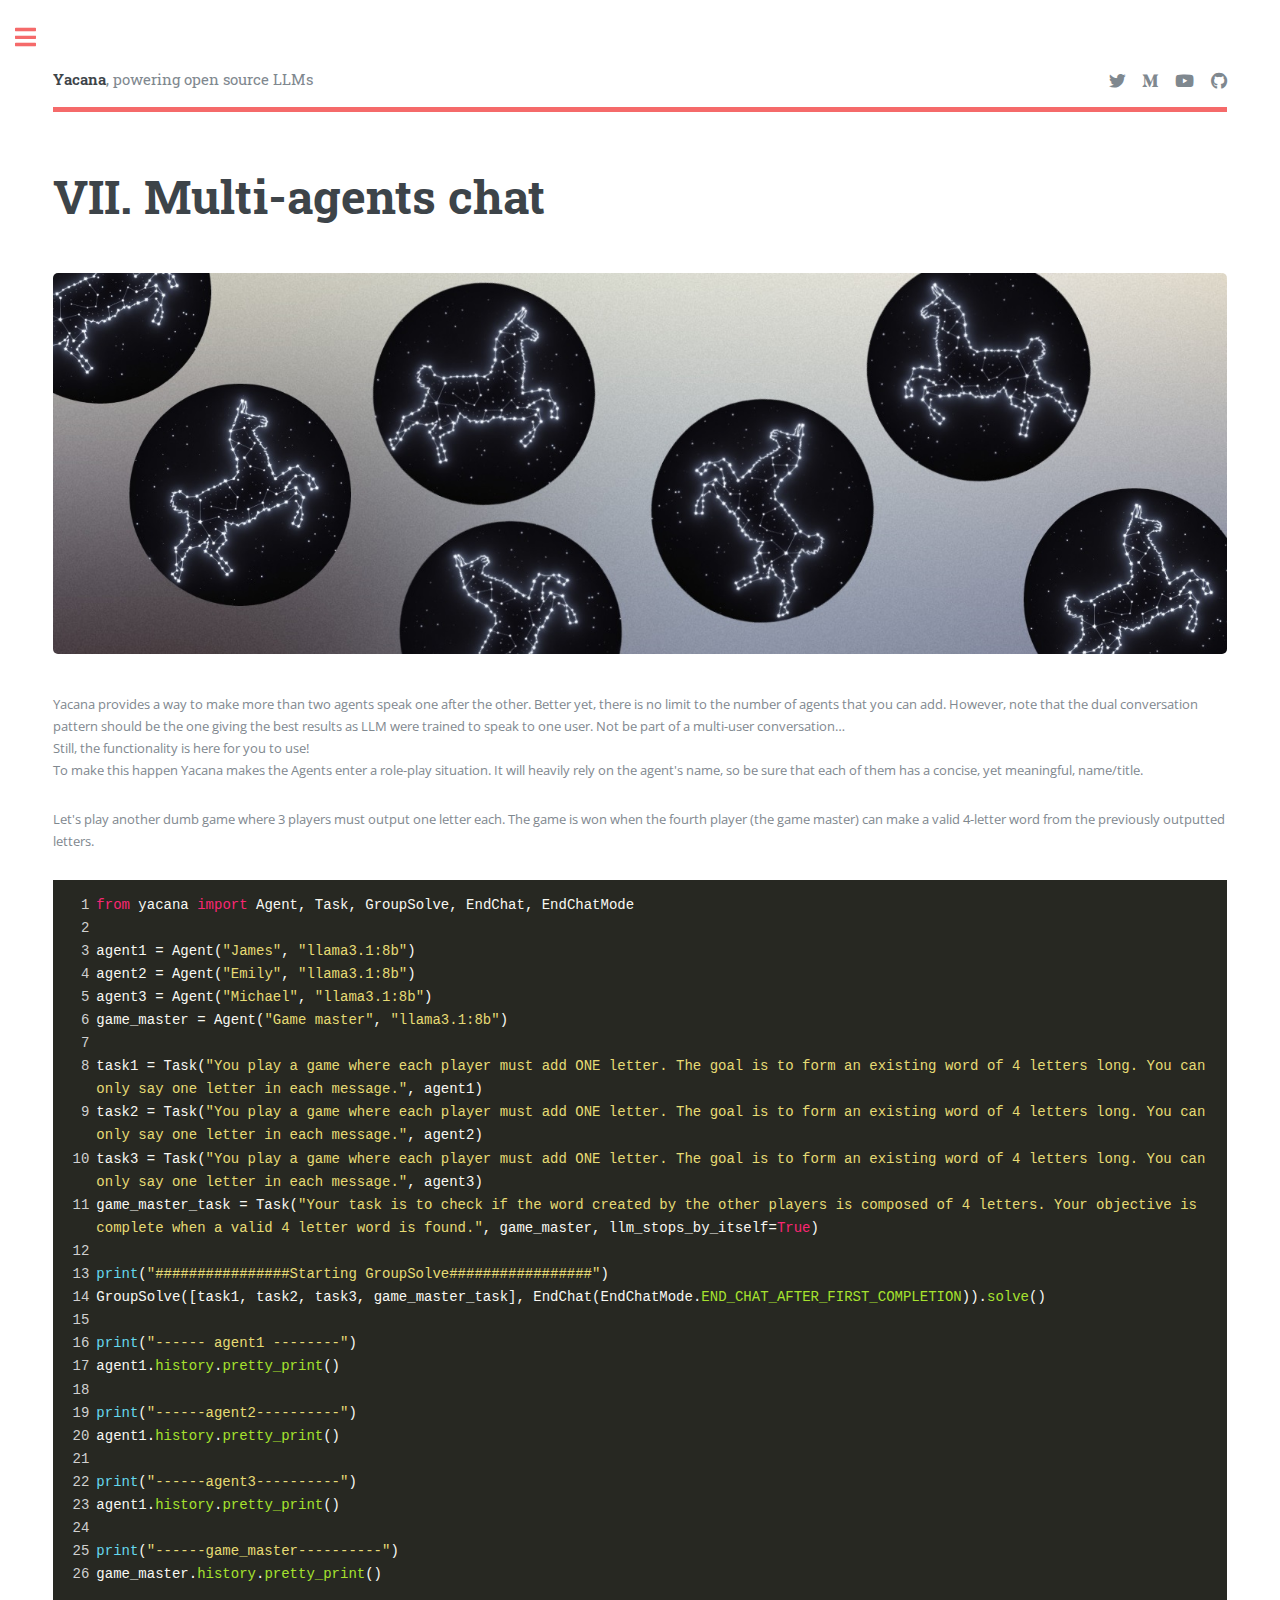
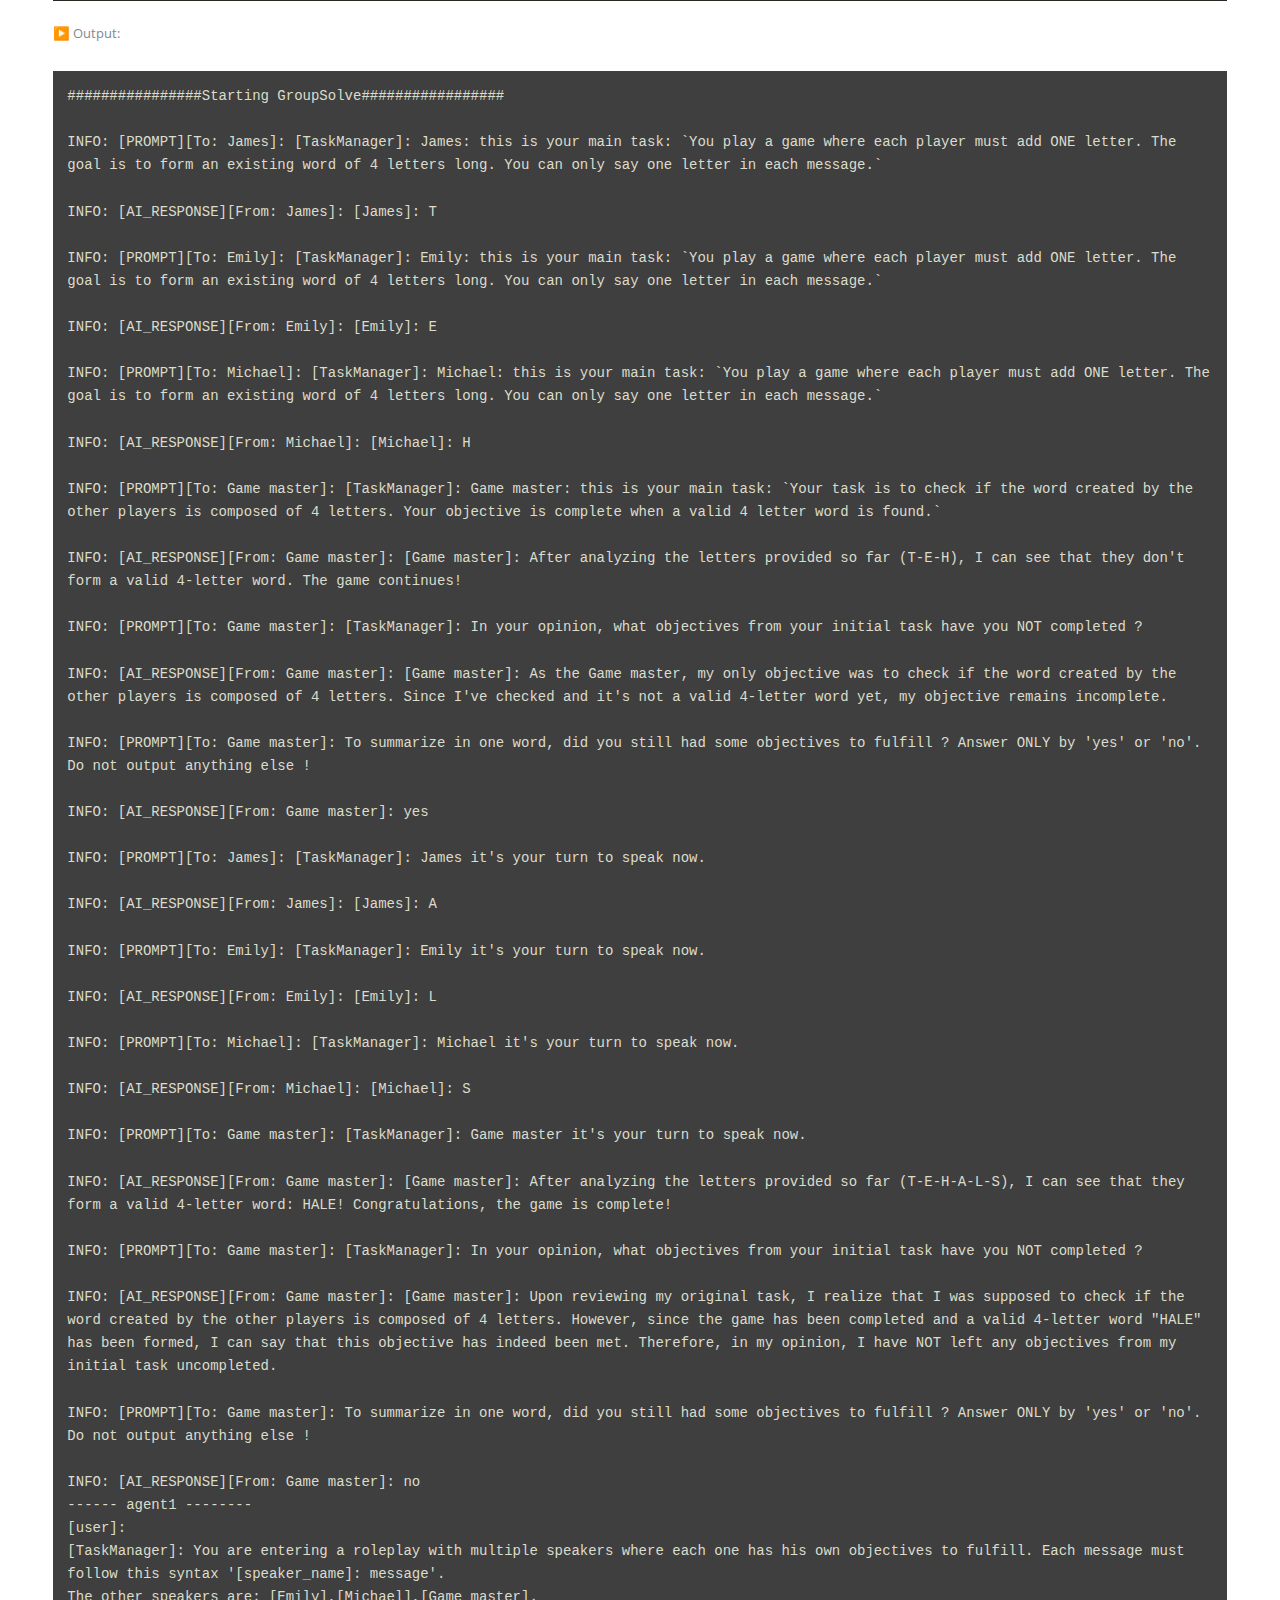
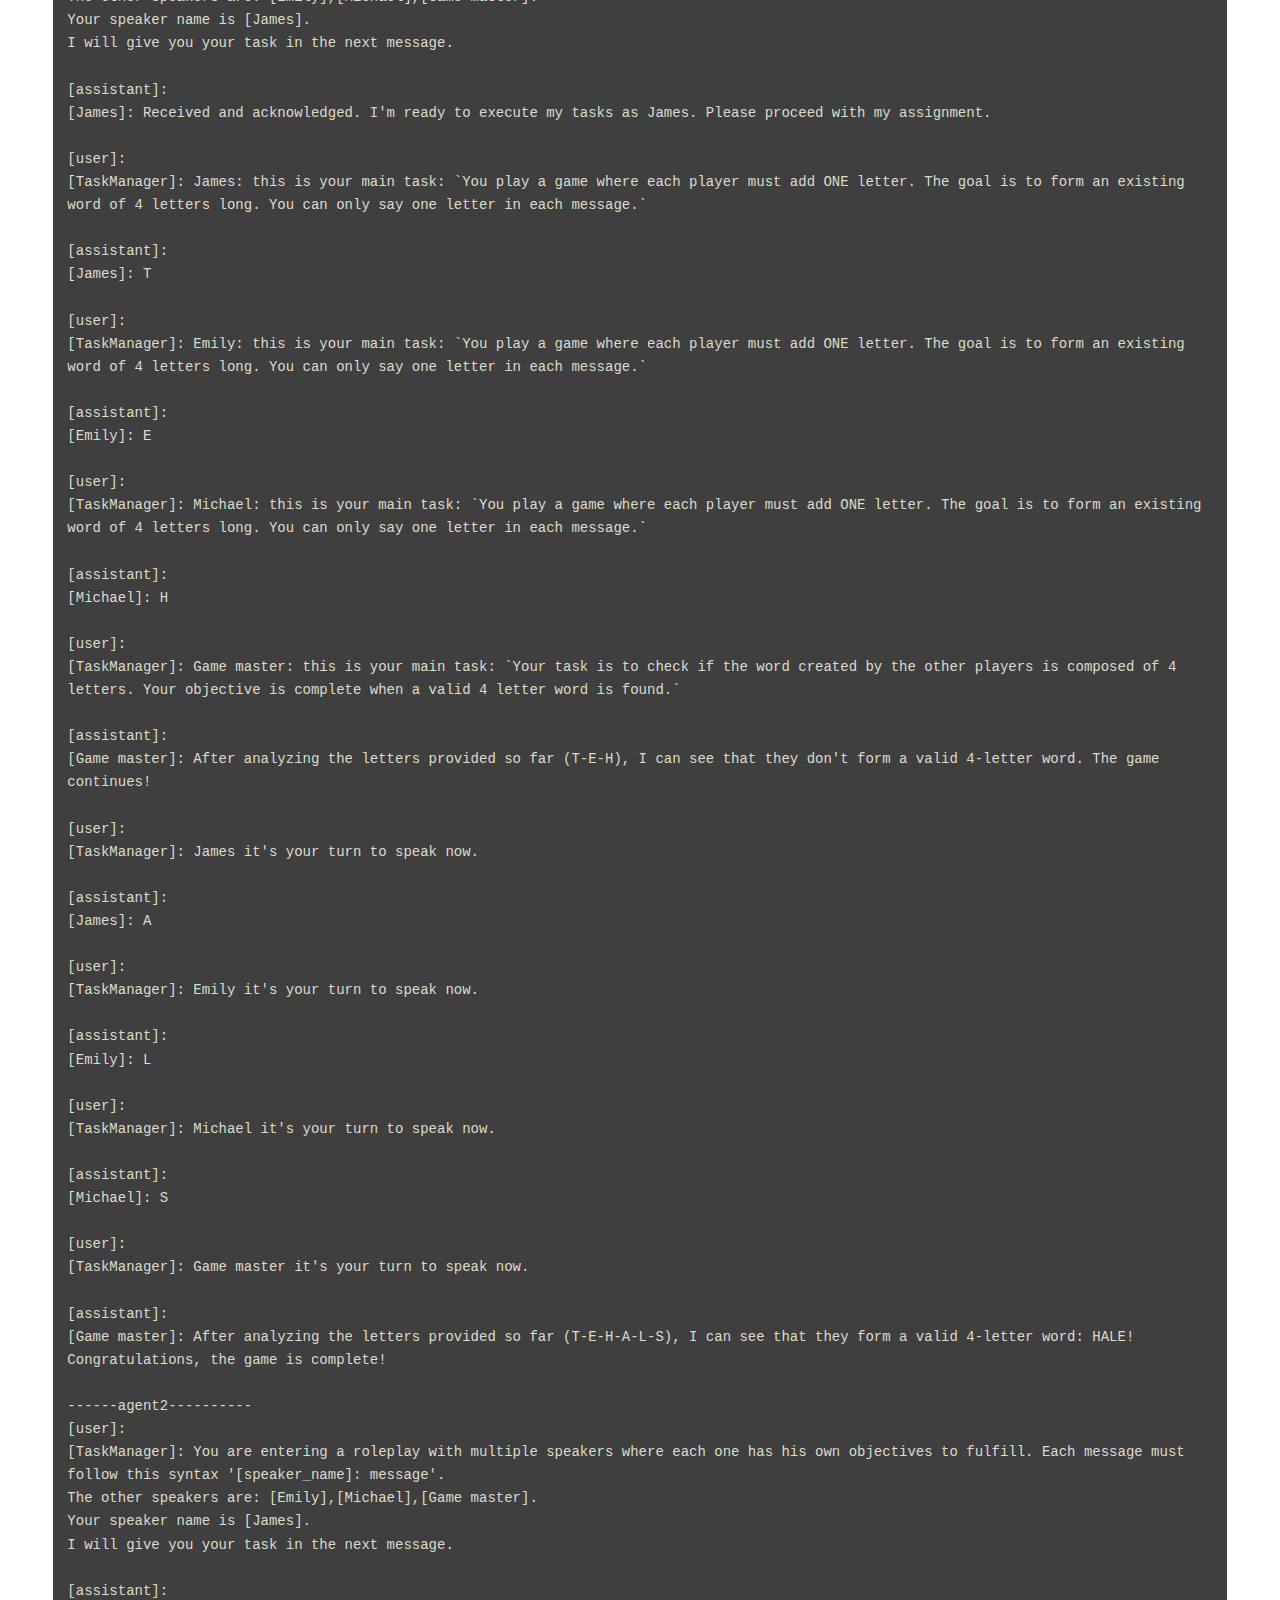
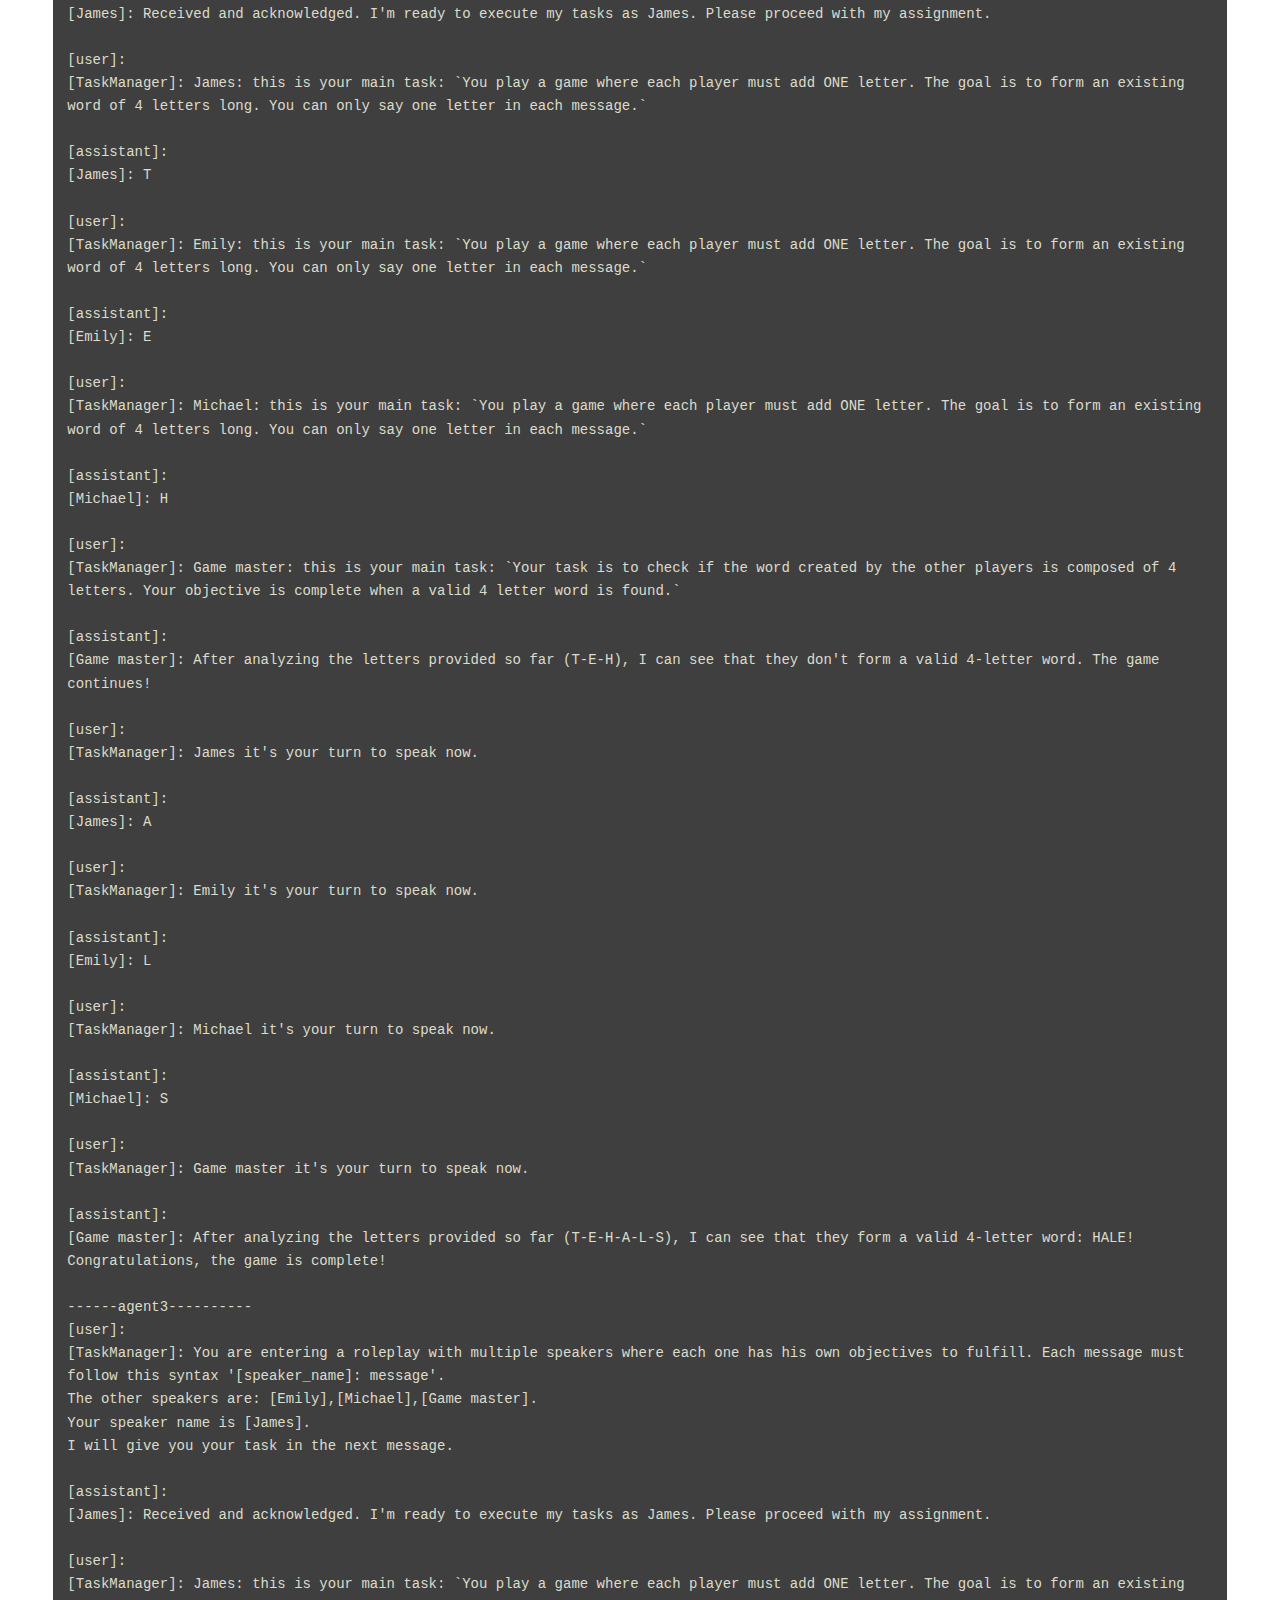
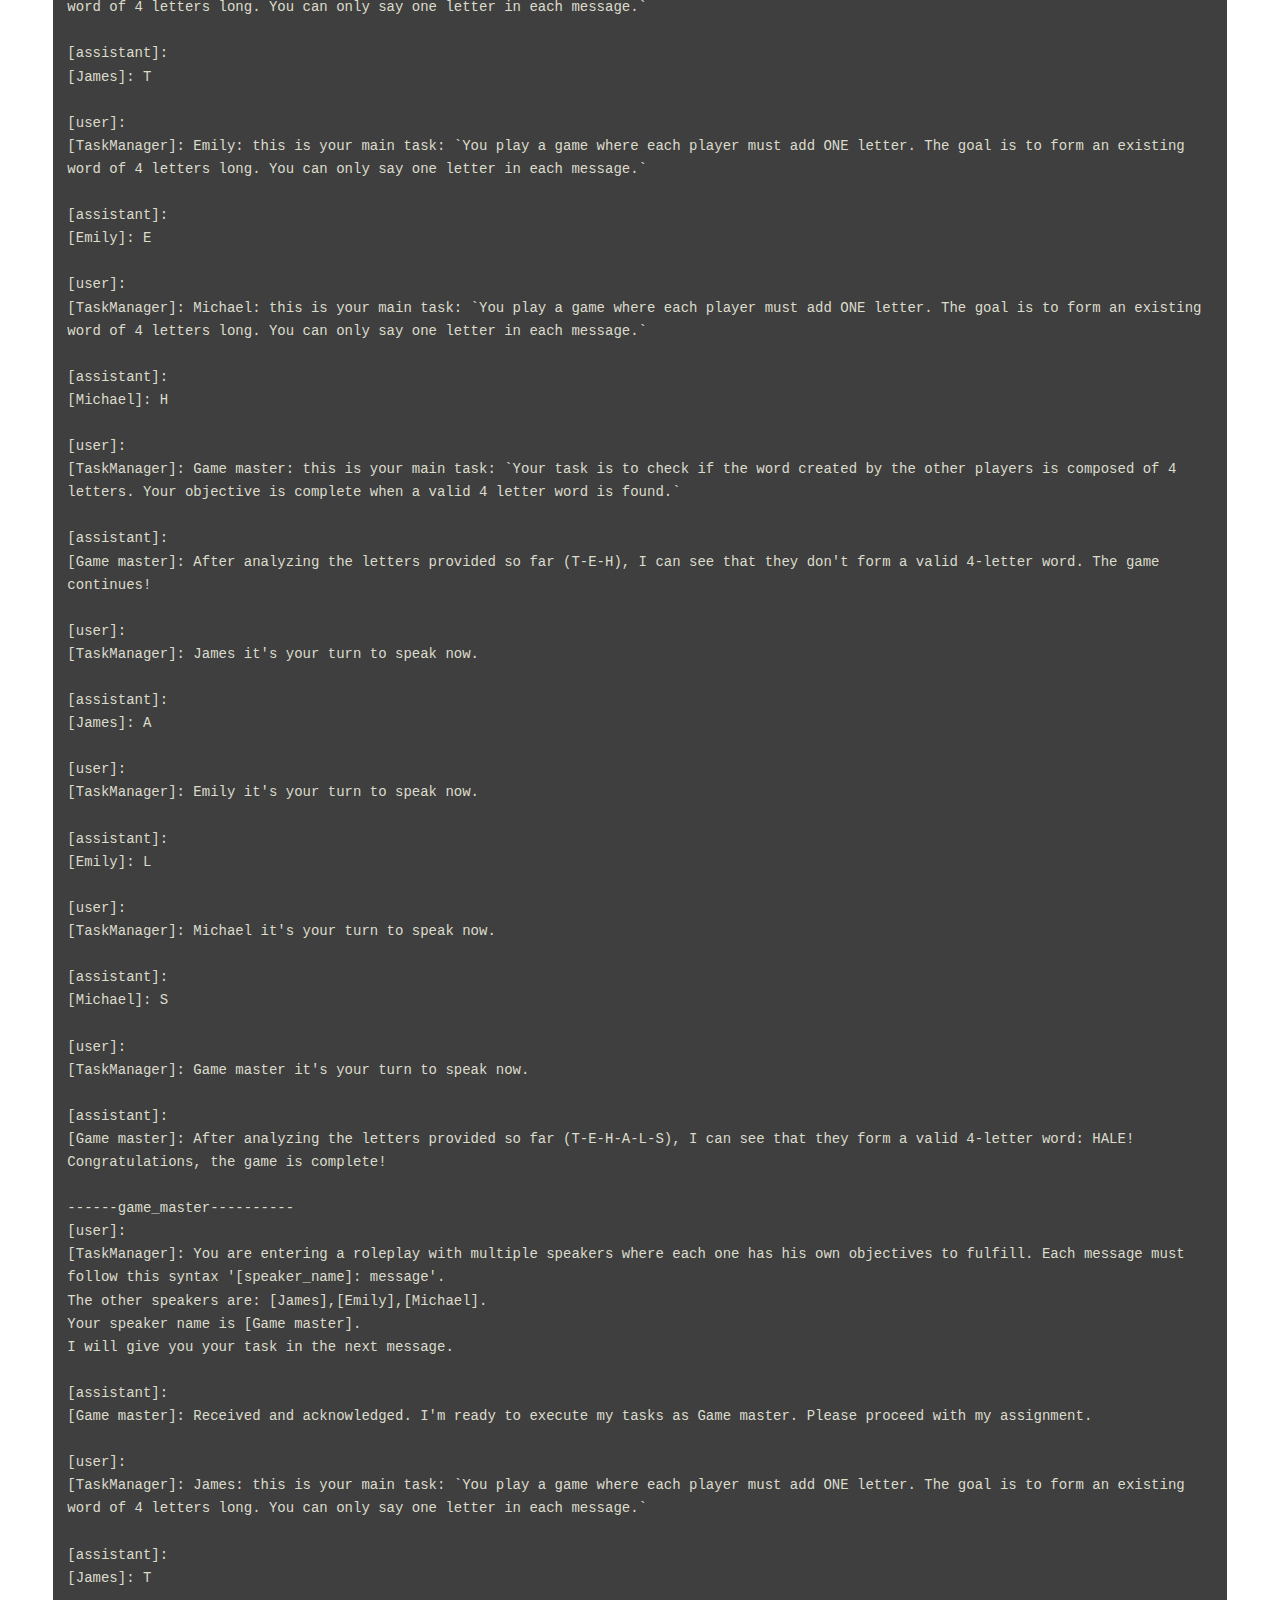
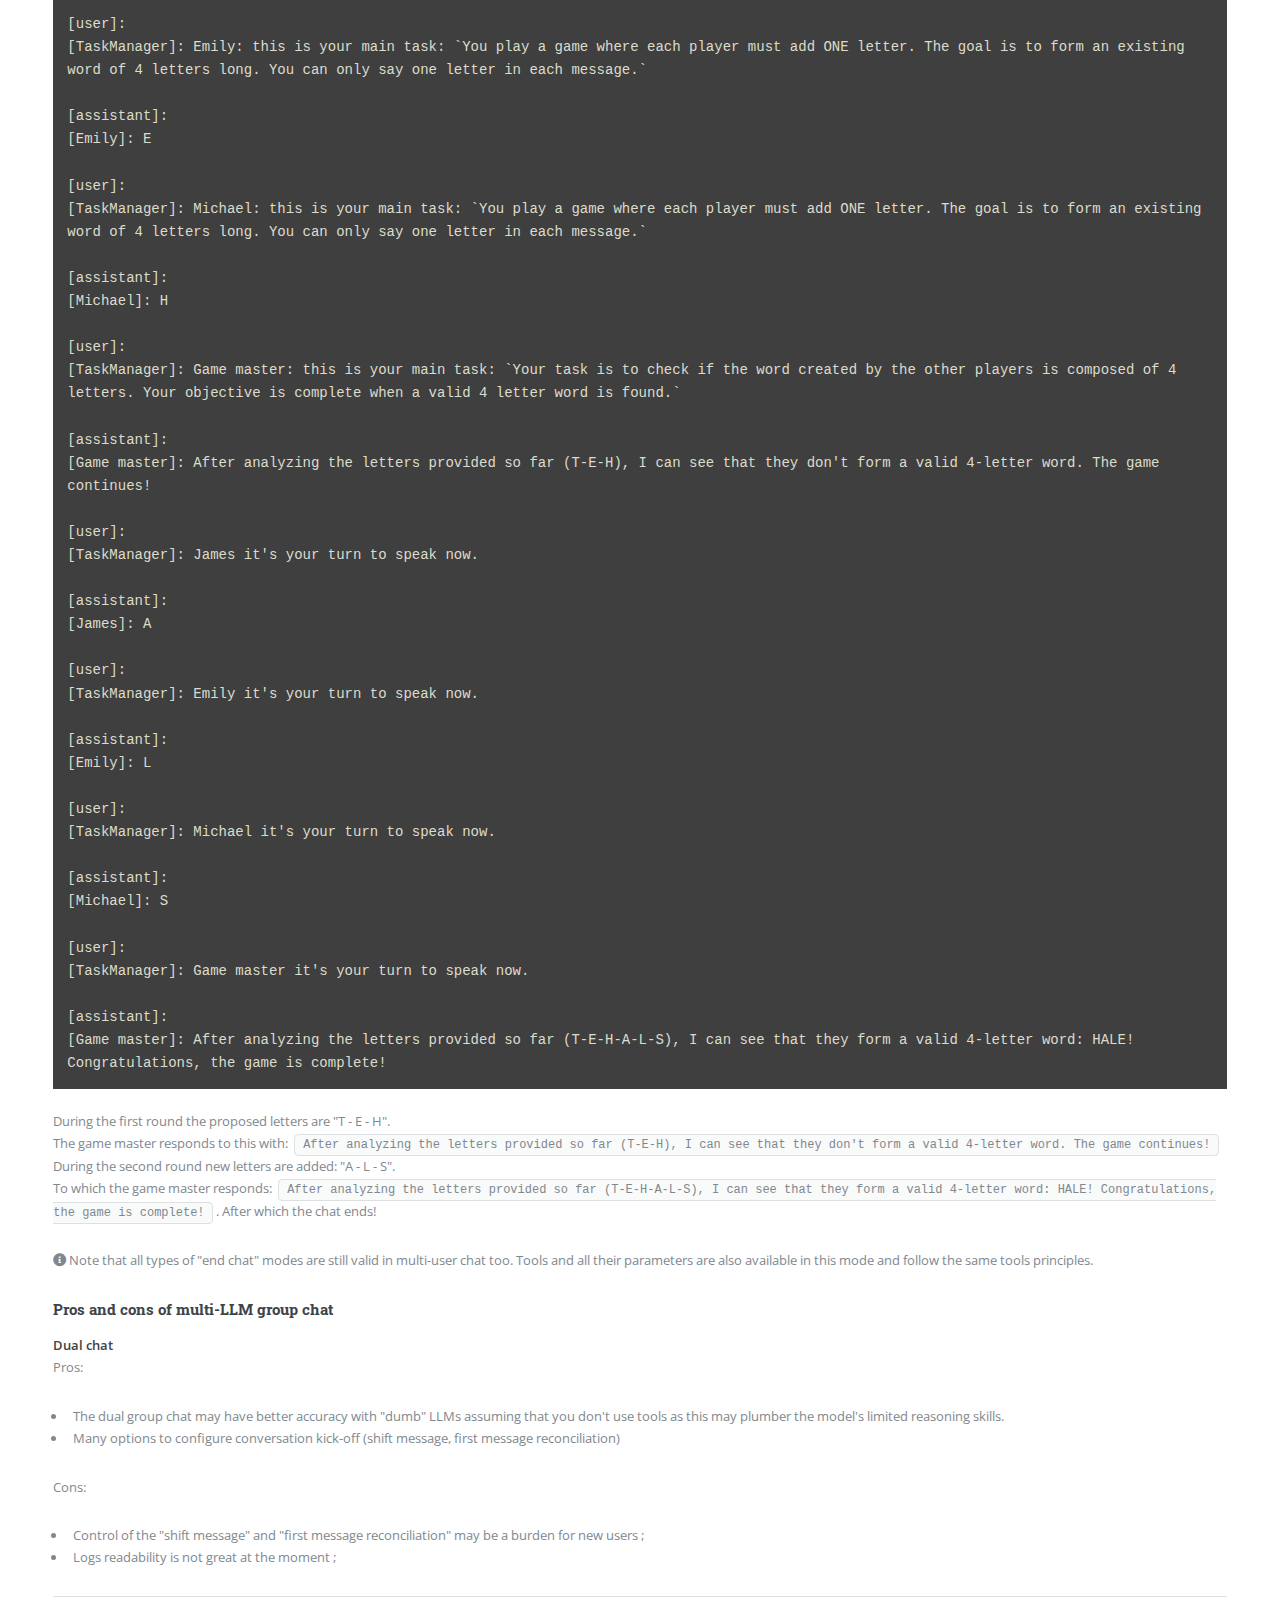
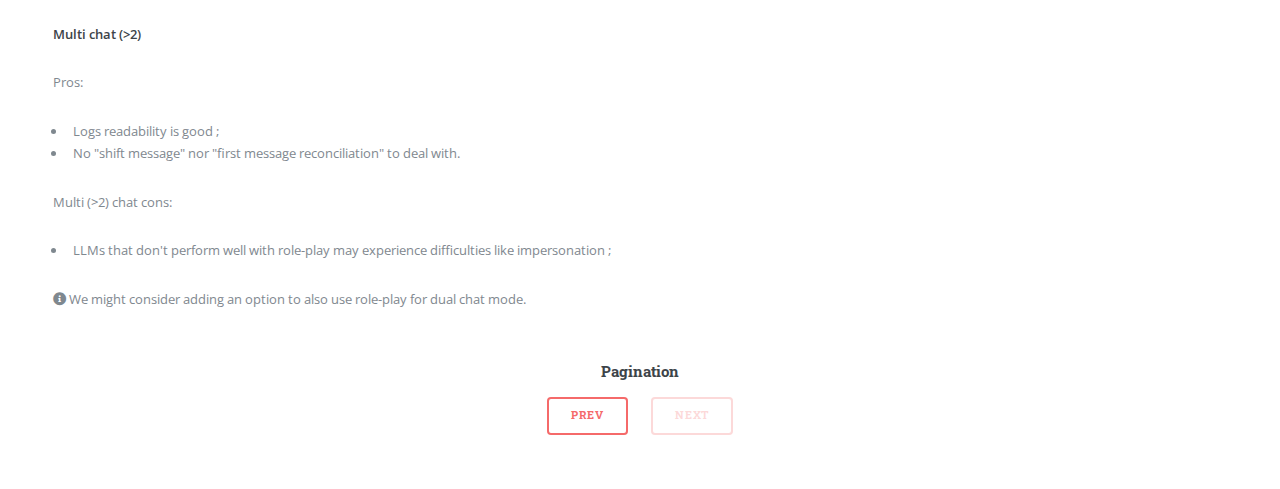
<file: docs/pages/multi_agents_chat.html>
<!DOCTYPE HTML>
<!--
	Editorial by HTML5 UP
	html5up.net | @ajlkn
	Free for personal and commercial use under the CCA 3.0 license (html5up.net/license)
-->
<html>

<head>
    <title>Agents & Tasks</title>
    <meta charset="utf-8"/>
    <meta name="viewport" content="width=device-width, initial-scale=1, user-scalable=no"/>
    <link rel="stylesheet" href="../assets/css/main.css"/>
    <link rel="stylesheet" href="../assets/css/codemirror.min.css">
    <link rel="stylesheet" href="../assets/css/monokai.min.css">
    <link rel="stylesheet" href="../assets/css/foldgutter.min.css">
    <link rel="stylesheet" href="../assets/css/codemirror-custom.css">
    <link rel="stylesheet" href="../assets/css/zenburn.min.css">
    <script src="../assets/js/codemirror.min.js"></script>
    <script src="../assets/js/python.min.js"></script>
    <script src="../assets/js/foldcode.min.js"></script>
    <script src="../assets/js/foldgutter.min.js"></script>
    <script src="../assets/js/brace-fold.min.js"></script>
    <script src="../assets/js/codemirror-custom.js"></script>
</head>

<body class="is-preload">

<!-- Wrapper -->
<div id="wrapper">

    <!-- Main -->
    <div id="main">
        <div class="inner">

            <!-- Header -->
            <header id="header">
                <a href="../index.html" class="logo"><strong>Yacana</strong>, powering open source LLMs</a>
                <ul class="icons">
                    <li><a href="https://x.com/RSoftwares_ofc" class="icon brands fa-twitter"><span class="label">Twitter</span></a>
                    </li>
                    <li><a href="https://medium.com/@docteur_rs" class="icon brands fa-medium-m"><span class="label">Medium</span></a>
                    </li>
                    <li><a href="https://www.youtube.com/channel/UCvi7R0CRmtxhWOVw62XteTw"
                           class="icon brands fa-youtube"><span class="label">Medium</span></a></li>
                    <li><a href="https://github.com/rememberSoftwares/yacana" class="icon brands fa-github"><span
                            class="label">Github</span></a></li>
                </ul>
            </header>

            <!-- Content -->
            <section>
                <header class="main">
                    <h1 id="multi-agents-chat">VII. Multi-agents chat</h1>
                </header>

                <span class="image main"><img src="../images/multi_agents.jpg" alt="Multi chat"/></span>

                <p>Yacana provides a way to make more than two agents speak one after the other. Better yet, there
                    is no limit to the number of agents that you can add. However, note that the dual conversation
                    pattern should be the one giving the best results as LLM were trained to speak to one user. Not
                    be part of a multi-user conversation… <br/>
                    Still, the functionality is here for you to use! <br/>
                    To make this happen Yacana makes the Agents enter a role-play situation. It will heavily rely on
                    the agent's name, so be sure that each of them has a concise, yet meaningful, name/title. </p>
                <p>Let's play another dumb game where 3 players must output one letter each. The game is won when
                    the fourth player (the game master) can make a valid 4-letter word from the previously outputted
                    letters. </p>
                <pre><code class="language-python">
from yacana import Agent, Task, GroupSolve, EndChat, EndChatMode

agent1 = Agent("James", "llama3.1:8b")
agent2 = Agent("Emily", "llama3.1:8b")
agent3 = Agent("Michael", "llama3.1:8b")
game_master = Agent("Game master", "llama3.1:8b")

task1 = Task("You play a game where each player must add ONE letter. The goal is to form an existing word of 4 letters long. You can only say one letter in each message.", agent1)
task2 = Task("You play a game where each player must add ONE letter. The goal is to form an existing word of 4 letters long. You can only say one letter in each message.", agent2)
task3 = Task("You play a game where each player must add ONE letter. The goal is to form an existing word of 4 letters long. You can only say one letter in each message.", agent3)
game_master_task = Task("Your task is to check if the word created by the other players is composed of 4 letters. Your objective is complete when a valid 4 letter word is found.", game_master, llm_stops_by_itself=True)

print("################Starting GroupSolve#################")
GroupSolve([task1, task2, task3, game_master_task], EndChat(EndChatMode.END_CHAT_AFTER_FIRST_COMPLETION)).solve()

print("------ agent1 --------")
agent1.history.pretty_print()

print("------agent2----------")
agent1.history.pretty_print()

print("------agent3----------")
agent1.history.pretty_print()

print("------game_master----------")
game_master.history.pretty_print()
					</code></pre>
                <br>
                <p>▶️ Output:</p>
                <pre><code class="text-output">
################Starting GroupSolve#################

INFO: [PROMPT][To: James]: [TaskManager]: James: this is your main task: `You play a game where each player must add ONE letter. The goal is to form an existing word of 4 letters long. You can only say one letter in each message.`

INFO: [AI_RESPONSE][From: James]: [James]: T

INFO: [PROMPT][To: Emily]: [TaskManager]: Emily: this is your main task: `You play a game where each player must add ONE letter. The goal is to form an existing word of 4 letters long. You can only say one letter in each message.`

INFO: [AI_RESPONSE][From: Emily]: [Emily]: E

INFO: [PROMPT][To: Michael]: [TaskManager]: Michael: this is your main task: `You play a game where each player must add ONE letter. The goal is to form an existing word of 4 letters long. You can only say one letter in each message.`

INFO: [AI_RESPONSE][From: Michael]: [Michael]: H

INFO: [PROMPT][To: Game master]: [TaskManager]: Game master: this is your main task: `Your task is to check if the word created by the other players is composed of 4 letters. Your objective is complete when a valid 4 letter word is found.`

INFO: [AI_RESPONSE][From: Game master]: [Game master]: After analyzing the letters provided so far (T-E-H), I can see that they don't form a valid 4-letter word. The game continues!

INFO: [PROMPT][To: Game master]: [TaskManager]: In your opinion, what objectives from your initial task have you NOT completed ?

INFO: [AI_RESPONSE][From: Game master]: [Game master]: As the Game master, my only objective was to check if the word created by the other players is composed of 4 letters. Since I've checked and it's not a valid 4-letter word yet, my objective remains incomplete.

INFO: [PROMPT][To: Game master]: To summarize in one word, did you still had some objectives to fulfill ? Answer ONLY by 'yes' or 'no'. Do not output anything else !

INFO: [AI_RESPONSE][From: Game master]: yes

INFO: [PROMPT][To: James]: [TaskManager]: James it's your turn to speak now.

INFO: [AI_RESPONSE][From: James]: [James]: A

INFO: [PROMPT][To: Emily]: [TaskManager]: Emily it's your turn to speak now.

INFO: [AI_RESPONSE][From: Emily]: [Emily]: L

INFO: [PROMPT][To: Michael]: [TaskManager]: Michael it's your turn to speak now.

INFO: [AI_RESPONSE][From: Michael]: [Michael]: S

INFO: [PROMPT][To: Game master]: [TaskManager]: Game master it's your turn to speak now.

INFO: [AI_RESPONSE][From: Game master]: [Game master]: After analyzing the letters provided so far (T-E-H-A-L-S), I can see that they form a valid 4-letter word: HALE! Congratulations, the game is complete!

INFO: [PROMPT][To: Game master]: [TaskManager]: In your opinion, what objectives from your initial task have you NOT completed ?

INFO: [AI_RESPONSE][From: Game master]: [Game master]: Upon reviewing my original task, I realize that I was supposed to check if the word created by the other players is composed of 4 letters. However, since the game has been completed and a valid 4-letter word "HALE" has been formed, I can say that this objective has indeed been met. Therefore, in my opinion, I have NOT left any objectives from my initial task uncompleted.

INFO: [PROMPT][To: Game master]: To summarize in one word, did you still had some objectives to fulfill ? Answer ONLY by 'yes' or 'no'. Do not output anything else !

INFO: [AI_RESPONSE][From: Game master]: no
------ agent1 --------
[user]:
[TaskManager]: You are entering a roleplay with multiple speakers where each one has his own objectives to fulfill. Each message must follow this syntax '[speaker_name]: message'.
The other speakers are: [Emily],[Michael],[Game master].
Your speaker name is [James].
I will give you your task in the next message.

[assistant]:
[James]: Received and acknowledged. I'm ready to execute my tasks as James. Please proceed with my assignment.

[user]:
[TaskManager]: James: this is your main task: `You play a game where each player must add ONE letter. The goal is to form an existing word of 4 letters long. You can only say one letter in each message.`

[assistant]:
[James]: T

[user]:
[TaskManager]: Emily: this is your main task: `You play a game where each player must add ONE letter. The goal is to form an existing word of 4 letters long. You can only say one letter in each message.`

[assistant]:
[Emily]: E

[user]:
[TaskManager]: Michael: this is your main task: `You play a game where each player must add ONE letter. The goal is to form an existing word of 4 letters long. You can only say one letter in each message.`

[assistant]:
[Michael]: H

[user]:
[TaskManager]: Game master: this is your main task: `Your task is to check if the word created by the other players is composed of 4 letters. Your objective is complete when a valid 4 letter word is found.`

[assistant]:
[Game master]: After analyzing the letters provided so far (T-E-H), I can see that they don't form a valid 4-letter word. The game continues!

[user]:
[TaskManager]: James it's your turn to speak now.

[assistant]:
[James]: A

[user]:
[TaskManager]: Emily it's your turn to speak now.

[assistant]:
[Emily]: L

[user]:
[TaskManager]: Michael it's your turn to speak now.

[assistant]:
[Michael]: S

[user]:
[TaskManager]: Game master it's your turn to speak now.

[assistant]:
[Game master]: After analyzing the letters provided so far (T-E-H-A-L-S), I can see that they form a valid 4-letter word: HALE! Congratulations, the game is complete!

------agent2----------
[user]:
[TaskManager]: You are entering a roleplay with multiple speakers where each one has his own objectives to fulfill. Each message must follow this syntax '[speaker_name]: message'.
The other speakers are: [Emily],[Michael],[Game master].
Your speaker name is [James].
I will give you your task in the next message.

[assistant]:
[James]: Received and acknowledged. I'm ready to execute my tasks as James. Please proceed with my assignment.

[user]:
[TaskManager]: James: this is your main task: `You play a game where each player must add ONE letter. The goal is to form an existing word of 4 letters long. You can only say one letter in each message.`

[assistant]:
[James]: T

[user]:
[TaskManager]: Emily: this is your main task: `You play a game where each player must add ONE letter. The goal is to form an existing word of 4 letters long. You can only say one letter in each message.`

[assistant]:
[Emily]: E

[user]:
[TaskManager]: Michael: this is your main task: `You play a game where each player must add ONE letter. The goal is to form an existing word of 4 letters long. You can only say one letter in each message.`

[assistant]:
[Michael]: H

[user]:
[TaskManager]: Game master: this is your main task: `Your task is to check if the word created by the other players is composed of 4 letters. Your objective is complete when a valid 4 letter word is found.`

[assistant]:
[Game master]: After analyzing the letters provided so far (T-E-H), I can see that they don't form a valid 4-letter word. The game continues!

[user]:
[TaskManager]: James it's your turn to speak now.

[assistant]:
[James]: A

[user]:
[TaskManager]: Emily it's your turn to speak now.

[assistant]:
[Emily]: L

[user]:
[TaskManager]: Michael it's your turn to speak now.

[assistant]:
[Michael]: S

[user]:
[TaskManager]: Game master it's your turn to speak now.

[assistant]:
[Game master]: After analyzing the letters provided so far (T-E-H-A-L-S), I can see that they form a valid 4-letter word: HALE! Congratulations, the game is complete!

------agent3----------
[user]:
[TaskManager]: You are entering a roleplay with multiple speakers where each one has his own objectives to fulfill. Each message must follow this syntax '[speaker_name]: message'.
The other speakers are: [Emily],[Michael],[Game master].
Your speaker name is [James].
I will give you your task in the next message.

[assistant]:
[James]: Received and acknowledged. I'm ready to execute my tasks as James. Please proceed with my assignment.

[user]:
[TaskManager]: James: this is your main task: `You play a game where each player must add ONE letter. The goal is to form an existing word of 4 letters long. You can only say one letter in each message.`

[assistant]:
[James]: T

[user]:
[TaskManager]: Emily: this is your main task: `You play a game where each player must add ONE letter. The goal is to form an existing word of 4 letters long. You can only say one letter in each message.`

[assistant]:
[Emily]: E

[user]:
[TaskManager]: Michael: this is your main task: `You play a game where each player must add ONE letter. The goal is to form an existing word of 4 letters long. You can only say one letter in each message.`

[assistant]:
[Michael]: H

[user]:
[TaskManager]: Game master: this is your main task: `Your task is to check if the word created by the other players is composed of 4 letters. Your objective is complete when a valid 4 letter word is found.`

[assistant]:
[Game master]: After analyzing the letters provided so far (T-E-H), I can see that they don't form a valid 4-letter word. The game continues!

[user]:
[TaskManager]: James it's your turn to speak now.

[assistant]:
[James]: A

[user]:
[TaskManager]: Emily it's your turn to speak now.

[assistant]:
[Emily]: L

[user]:
[TaskManager]: Michael it's your turn to speak now.

[assistant]:
[Michael]: S

[user]:
[TaskManager]: Game master it's your turn to speak now.

[assistant]:
[Game master]: After analyzing the letters provided so far (T-E-H-A-L-S), I can see that they form a valid 4-letter word: HALE! Congratulations, the game is complete!

------game_master----------
[user]:
[TaskManager]: You are entering a roleplay with multiple speakers where each one has his own objectives to fulfill. Each message must follow this syntax '[speaker_name]: message'.
The other speakers are: [James],[Emily],[Michael].
Your speaker name is [Game master].
I will give you your task in the next message.

[assistant]:
[Game master]: Received and acknowledged. I'm ready to execute my tasks as Game master. Please proceed with my assignment.

[user]:
[TaskManager]: James: this is your main task: `You play a game where each player must add ONE letter. The goal is to form an existing word of 4 letters long. You can only say one letter in each message.`

[assistant]:
[James]: T

[user]:
[TaskManager]: Emily: this is your main task: `You play a game where each player must add ONE letter. The goal is to form an existing word of 4 letters long. You can only say one letter in each message.`

[assistant]:
[Emily]: E

[user]:
[TaskManager]: Michael: this is your main task: `You play a game where each player must add ONE letter. The goal is to form an existing word of 4 letters long. You can only say one letter in each message.`

[assistant]:
[Michael]: H

[user]:
[TaskManager]: Game master: this is your main task: `Your task is to check if the word created by the other players is composed of 4 letters. Your objective is complete when a valid 4 letter word is found.`

[assistant]:
[Game master]: After analyzing the letters provided so far (T-E-H), I can see that they don't form a valid 4-letter word. The game continues!

[user]:
[TaskManager]: James it's your turn to speak now.

[assistant]:
[James]: A

[user]:
[TaskManager]: Emily it's your turn to speak now.

[assistant]:
[Emily]: L

[user]:
[TaskManager]: Michael it's your turn to speak now.

[assistant]:
[Michael]: S

[user]:
[TaskManager]: Game master it's your turn to speak now.

[assistant]:
[Game master]: After analyzing the letters provided so far (T-E-H-A-L-S), I can see that they form a valid 4-letter word: HALE! Congratulations, the game is complete!
					</code></pre>
                <br>
                <p>During the first round the proposed letters are "T - E - H".<br>
                    The game master responds to this with:
                    <code>After analyzing the letters provided so far (T-E-H), I can see that they don't form a valid
                        4-letter word. The game continues!</code>
                    <br/>
                    During the second round new letters are added: "A - L - S".<br>
                    To which the game master responds:
                    <code>After analyzing the letters provided so far (T-E-H-A-L-S), I can see that they form a valid
                        4-letter word: HALE! Congratulations, the game is complete!</code>.
                    After which the chat ends!
                </p>
                <p class="icon solid fa-info-circle"> Note that all types of "end chat" modes are
                    still valid in multi-user chat too.
                    Tools and all their parameters are also available in this mode and follow the same tools
                    principles. </p>
                <h4>Pros and cons of multi-LLM group chat</h4>
                <p><strong>Dual chat</strong> <br/>
                    Pros: </p>
                <ul>
                    <li>The dual group chat may have better accuracy with "dumb" LLMs assuming that you don't use
                        tools as this may plumber the model's limited reasoning skills.
                    </li>
                    <li>Many options to configure conversation kick-off (shift message, first message
                        reconciliation)
                    </li>
                </ul>
                <p>Cons: </p>
                <ul>
                    <li>Control of the "shift message" and "first message reconciliation" may be a burden for new
                        users ;
                    </li>
                    <li>Logs readability is not great at the moment ;</li>
                </ul>
                <hr/>
                <p><strong>Multi chat (>2)</strong></p>
                <p>Pros: </p>
                <ul>
                    <li>Logs readability is good ;</li>
                    <li>No "shift message" nor "first message reconciliation" to deal with.</li>
                </ul>
                <p>Multi (>2) chat cons: </p>
                <ul>
                    <li>LLMs that don't perform well with role-play may experience difficulties like impersonation ;
                    </li>
                </ul>
                <p class="icon solid fa-info-circle"> We might consider adding an option to also use role-play for
                    dual chat mode.</p>

                <div style="text-align: center; margin-top: 50px;">
                    <h4>Pagination</h4>
                    <ul class="pagination">
                        <li><a href="dual_agents_chat.html#stopping-chat-using-maximum-iterations"
                               class="button">Prev</a></li>

                        <li><span class="button disabled">Next</span></li>
                    </ul>
                </div>
            </section>
        </div>
    </div>

    <!-- Sidebar -->
    <div id="sidebar">
        <div class="inner">

            <!-- Search -->
            <section id="search" class="alt">
                <form method="post" action="#">
                    <input type="text" name="query" id="query" placeholder="Search"/>
                </form>
            </section>

            <!-- Menu -->
            <nav class="menu">
                <header class="major">
                    <h2>Menu</h2>
                </header>
                <ul>
                    <li><a href="../index.html">Homepage</a></li>
                    <li>
                        <span class="opener">I. Installation</span>
                        <ul>
                            <li><a href="installation.html#installing-ollama">Installing Ollama</a></li>
                            <li><a href="installation.html#choosing-an-llm-model">Choosing an LLM model</a>
                            </li>
                            <li><a href="installation.html#running-the-model">Running the model</a></li>
                            <li><a href="installation.html#installing-yacana">Installing Yacana</a></li>
                            <li><a href="installation.html#imports">Imports</a></li>
                        </ul>
                    </li>
                    <li>
                        <span class="opener">II. Agents & Tasks</span>
                        <ul>
                            <li><a href="agents_and_tasks.html#creating-an-agent">Creating an Agent</a></li>
                            <li><a href="agents_and_tasks.html#basic-roleplay">Basic roleplay</a></li>
                            <li><a href="agents_and_tasks.html#creating-tasks">Creating Tasks</a></li>
                            <li><a href="agents_and_tasks.html#getting-the-result-of-a-task">Getting the
                                result of a Task</a></li>
                            <li><a href="agents_and_tasks.html#chaining-tasks">Chaining Tasks</a></li>
                            <li><a href="agents_and_tasks.html#logging-levels">Logging levels</a></li>
                            <li><a href="agents_and_tasks.html#configuring-llms-settings">Configuring LLM's
                                settings</a></li>
                        </ul>
                    </li>
                    <li>
                        <span class="opener">III. Routing</span>
                        <ul>
                            <li><a href="routing.html#concepts-of-routing">Concepts of routing</a></li>
                            <li><a href="routing.html#self-reflection-routing">Self-reflection routing</a>
                            </li>
                            <li><a href="routing.html#cleaning-history">Cleaning history</a></li>
                            <li><a href="routing.html#routing-demonstration">Routing demonstration</a></li>
                        </ul>
                    </li>
                    <li>
                        <span class="opener">IV. Managing Agents history</span>
                        <ul>
                            <li><a href="managing_agent_history.html#printing-history">Printing history</a>
                            </li>
                            <li><a href="managing_agent_history.html#creating-and-loading-checkpoints">Creating
                                and loading checkpoints</a></li>
                            <li><a href="managing_agent_history.html#Zero-prompt-shot-vs-multi-prompt-shot">Zero-prompt
                                shot vs multi-prompt shot</a></li>
                            <li><a href="managing_agent_history.html#saving-agent-state">Saving Agent
                                state</a></li>
                        </ul>
                    </li>
                    <li>
                        <span class="opener">V. Tool calling</span>
                        <ul>
                            <li><a href="tool_calling.html#concept-of-calling-tools">Concepts of calling
                                tools</a></li>
                            <li><a href="tool_calling.html#writing-good-tool-prompts">Writing good tool
                                prompts</a></li>
                            <li><a href="tool_calling.html#calling-a-tool">Calling a tool</a></li>
                            <li><a href="tool_calling.html#improving-tool-calling-results">Improving
                                tool-calling results</a></li>
                            <li><a href="tool_calling.html#optional-tools">Optional tools</a></li>
                            <li><a href="tool_calling.html#assigning-multiple-tools">Assigning multiple
                                Tools</a></li>
                        </ul>
                    </li>
                    <li>
                        <span class="opener">VI. Dual-agents chat</span>
                        <ul>
                            <li><a href="dual_agents_chat.html#stopping-chat-using-maximum-iterations">Stopping
                                chat using 'maximum iterations'</a></li>
                            <li><a href="dual_agents_chat.html#letting-agents-end-the-chat">Letting Agents end
                                the chat</a></li>
                            <li><a href="dual_agents_chat.html#controlling-the-shift-message">Controlling the
                                Shift Message</a></li>
                            <li><a href="dual_agents_chat.html#using-tools-in-chat">Using tools in chat</a>
                            </li>
                        </ul>
                    </li>
                    <li><a href="multi_agents_chat.html#multi-agents-chat">VII. Multi-agents chat</a></li>
                </ul>
                <br>
                <ul>
                    <li>
                        <a href="classes.html">
                            <span style="display: inline" class="icon solid fa-cog">
                                <span class="label">
                                    Technical Documentation
                                </span>
                                Technical Documentation
                            </span>
                        </a>
                    </li>
                </ul>
            </nav>

            <!-- Section -->
            <section>
                <header class="major">
                    <h2>Related Youtube video</h2>
                </header>
                <div class="mini-posts">
                    <article>
                        <a href="#" class="image"><img src="../images/youtube_down.jpg" alt=""/></a>
                        <p>Youtube video for this section is still under creation. Please be patient ^^</p>
                    </article>
                </div>
            </section>

            <!-- Section -->
            <section>
                <nav class="menu">
                    <header class="major">
                        <h2>Page menu</h2>
                    </header>
                    <ul>
                        <li><a href="multi_agents_chat.html#multi-agents-chat">Multi-agents chat</a></li>
                    </ul>
                </nav>
            </section>

            <!-- Footer -->
            <footer id="footer">
                <p class="copyright">&copy; Emilien Lancelot. All rights reserved.<br>
                    Design: <a href="https://html5up.net">HTML5UP</a>.</p>
            </footer>

        </div>
    </div>

</div>

<!-- Scripts -->
<script src="../assets/js/jquery.min.js"></script>
<script src="../assets/js/browser.min.js"></script>
<script src="../assets/js/breakpoints.min.js"></script>
<script src="../assets/js/util.js"></script>
<script src="../assets/js/main.js"></script>

</body>

</html>
</file>
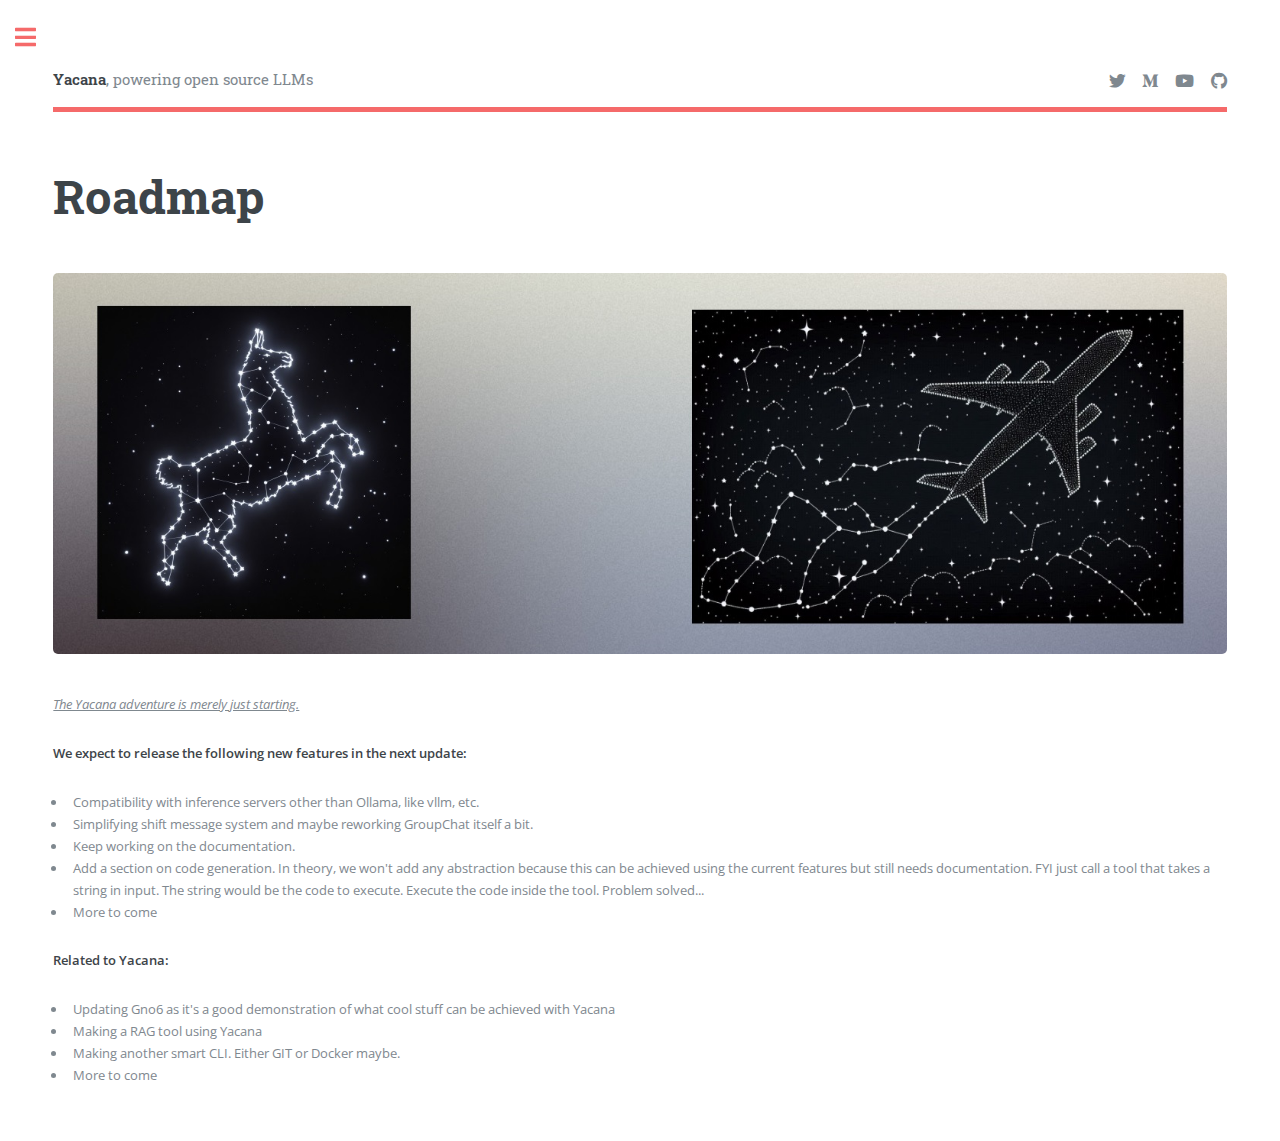
<file: docs/pages/roadmap.html>
<!DOCTYPE HTML>
<!--
	Editorial by HTML5 UP
	html5up.net | @ajlkn
	Free for personal and commercial use under the CCA 3.0 license (html5up.net/license)
-->
<html>

<head>
    <title>Agents & Tasks</title>
    <meta charset="utf-8"/>
    <meta name="viewport" content="width=device-width, initial-scale=1, user-scalable=no"/>
    <link rel="stylesheet" href="../assets/css/main.css"/>
    <link rel="stylesheet" href="../assets/css/codemirror.min.css">
    <link rel="stylesheet" href="../assets/css/monokai.min.css">
    <link rel="stylesheet" href="../assets/css/foldgutter.min.css">
    <link rel="stylesheet" href="../assets/css/codemirror-custom.css">
    <link rel="stylesheet" href="../assets/css/zenburn.min.css">
    <script src="../assets/js/codemirror.min.js"></script>
    <script src="../assets/js/python.min.js"></script>
    <script src="../assets/js/foldcode.min.js"></script>
    <script src="../assets/js/foldgutter.min.js"></script>
    <script src="../assets/js/brace-fold.min.js"></script>
    <script src="../assets/js/codemirror-custom.js"></script>
</head>

<body class="is-preload">

<!-- Wrapper -->
<div id="wrapper">

    <!-- Main -->
    <div id="main">
        <div class="inner">

            <!-- Header -->
            <header id="header">
                <a href="../index.html" class="logo"><strong>Yacana</strong>, powering open source LLMs</a>
                <ul class="icons">
                    <li><a href="https://x.com/RSoftwares_ofc" class="icon brands fa-twitter"><span class="label">Twitter</span></a>
                    </li>
                    <li><a href="https://medium.com/@docteur_rs" class="icon brands fa-medium-m"><span class="label">Medium</span></a>
                    </li>
                    <li><a href="https://www.youtube.com/channel/UCvi7R0CRmtxhWOVw62XteTw"
                           class="icon brands fa-youtube"><span class="label">Medium</span></a></li>
                    <li><a href="https://github.com/rememberSoftwares/yacana" class="icon brands fa-github"><span
                            class="label">Github</span></a></li>
                </ul>
            </header>

            <!-- Content -->
            <section>
                <header class="main">
                    <h1 id="multi-agents-chat">Roadmap</h1>
                </header>

                <span class="image main"><img src="../images/roadmap_banner.jpg" alt="Roadmap"/></span>
                <p>
                    <u><i>The Yacana adventure is merely just starting.</i></u>
                </p>
                <p>
                    <b>We expect to release the following new features in the next update:</b>
                </p>
                <ul>
                    <li>Compatibility with inference servers other than Ollama, like vllm, etc.</li>
                    <li>Simplifying shift message system and maybe reworking GroupChat itself a bit.</li>
                    <li>Keep working on the documentation.</li>
                    <li>Add a section on code generation. In theory, we won't add any abstraction because this can be
                        achieved using the current features but still needs documentation. FYI just call a tool that
                        takes a string in input. The string would be the code to execute. Execute the code inside the
                        tool. Problem solved...
                    </li>
                    <li>More to come</li>
                </ul>

                <p><b>Related to Yacana:</b></p>
                <ul>
                    <li>Updating Gno6 as it's a good demonstration of what cool stuff can be achieved with Yacana</li>
                    <li>Making a RAG tool using Yacana</li>
                    <li>Making another smart CLI. Either GIT or Docker maybe.</li>
                    <li>More to come</li>
                </ul>

            </section>
        </div>
    </div>

    <!-- Sidebar -->
    <div id="sidebar">
        <div class="inner">

            <!-- Search -->
            <section id="search" class="alt">
                <form method="post" action="#">
                    <input type="text" name="query" id="query" placeholder="Search"/>
                </form>
            </section>

            <!-- Menu -->
            <nav class="menu">
                <header class="major">
                    <h2>Menu</h2>
                </header>
                <ul>
                    <li><a href="../index.html">Homepage</a></li>
                    <li>
                        <span class="opener">I. Installation</span>
                        <ul>
                            <li><a href="installation.html#installing-ollama">Installing Ollama</a></li>
                            <li><a href="installation.html#choosing-an-llm-model">Choosing an LLM model</a>
                            </li>
                            <li><a href="installation.html#running-the-model">Running the model</a></li>
                            <li><a href="installation.html#installing-yacana">Installing Yacana</a></li>
                            <li><a href="installation.html#imports">Imports</a></li>
                        </ul>
                    </li>
                    <li>
                        <span class="opener">II. Agents & Tasks</span>
                        <ul>
                            <li><a href="agents_and_tasks.html#creating-an-agent">Creating an Agent</a></li>
                            <li><a href="agents_and_tasks.html#basic-roleplay">Basic roleplay</a></li>
                            <li><a href="agents_and_tasks.html#creating-tasks">Creating Tasks</a></li>
                            <li><a href="agents_and_tasks.html#getting-the-result-of-a-task">Getting the
                                result of a Task</a></li>
                            <li><a href="agents_and_tasks.html#chaining-tasks">Chaining Tasks</a></li>
                            <li><a href="agents_and_tasks.html#logging-levels">Logging levels</a></li>
                            <li><a href="agents_and_tasks.html#configuring-llms-settings">Configuring LLM's
                                settings</a></li>
                        </ul>
                    </li>
                    <li>
                        <span class="opener">III. Routing</span>
                        <ul>
                            <li><a href="routing.html#concepts-of-routing">Concepts of routing</a></li>
                            <li><a href="routing.html#self-reflection-routing">Self-reflection routing</a>
                            </li>
                            <li><a href="routing.html#cleaning-history">Cleaning history</a></li>
                            <li><a href="routing.html#routing-demonstration">Routing demonstration</a></li>
                        </ul>
                    </li>
                    <li>
                        <span class="opener">IV. Managing Agents history</span>
                        <ul>
                            <li><a href="managing_agent_history.html#printing-history">Printing history</a>
                            </li>
                            <li><a href="managing_agent_history.html#creating-and-loading-checkpoints">Creating
                                and loading checkpoints</a></li>
                            <li><a href="managing_agent_history.html#Zero-prompt-shot-vs-multi-prompt-shot">Zero-prompt
                                shot vs multi-prompt shot</a></li>
                            <li><a href="managing_agent_history.html#saving-agent-state">Saving Agent
                                state</a></li>
                        </ul>
                    </li>
                    <li>
                        <span class="opener">V. Tool calling</span>
                        <ul>
                            <li><a href="tool_calling.html#concept-of-calling-tools">Concepts of calling
                                tools</a></li>
                            <li><a href="tool_calling.html#writing-good-tool-prompts">Writing good tool
                                prompts</a></li>
                            <li><a href="tool_calling.html#calling-a-tool">Calling a tool</a></li>
                            <li><a href="tool_calling.html#improving-tool-calling-results">Improving
                                tool-calling results</a></li>
                            <li><a href="tool_calling.html#optional-tools">Optional tools</a></li>
                            <li><a href="tool_calling.html#assigning-multiple-tools">Assigning multiple
                                Tools</a></li>
                        </ul>
                    </li>
                    <li>
                        <span class="opener">VI. Dual-agents chat</span>
                        <ul>
                            <li><a href="dual_agents_chat.html#stopping-chat-using-maximum-iterations">Stopping
                                chat using 'maximum iterations'</a></li>
                            <li><a href="dual_agents_chat.html#letting-agents-end-the-chat">Letting Agents end
                                the chat</a></li>
                            <li><a href="dual_agents_chat.html#controlling-the-shift-message">Controlling the
                                Shift Message</a></li>
                            <li><a href="dual_agents_chat.html#using-tools-in-chat">Using tools in chat</a>
                            </li>
                        </ul>
                    </li>
                    <li><a href="multi_agents_chat.html#multi-agents-chat">VII. Multi-agents chat</a></li>
                </ul>
                <br>
                <ul>
                    <li>
                        <a href="classes.html">
                            <span style="display: inline" class="icon solid fa-cog">
                                <span class="label">
                                    Technical Documentation
                                </span>
                                Technical Documentation
                            </span>
                        </a>
                    </li>
                </ul>
            </nav>


            <!-- Footer -->
            <footer id="footer">
                <p class="copyright">&copy; Emilien Lancelot. All rights reserved.<br>
                    Design: <a href="https://html5up.net">HTML5UP</a>.</p>
            </footer>

        </div>
    </div>

</div>

<!-- Scripts -->
<script src="../assets/js/jquery.min.js"></script>
<script src="../assets/js/browser.min.js"></script>
<script src="../assets/js/breakpoints.min.js"></script>
<script src="../assets/js/util.js"></script>
<script src="../assets/js/main.js"></script>

</body>

</html>
</file>
<file: docs/assets/css/codemirror-custom.css>
.CodeMirror {
    font-family: "Fira Code", monospace;
    font-size: 14px;
    padding: 10px;
    height: auto
}

.language-python {
    display: none;
}

.language-json {
    display: none;
}

.text-output {
    display: none;
}
</file>
<file: doc/assets/css/main.css>
@import url(fontawesome-all.min.css);
@import url("https://fonts.googleapis.com/css?family=Open+Sans:400,600,400italic,600italic|Roboto+Slab:400,700");
/*
	Editorial by HTML5 UP
	html5up.net | @ajlkn
	Free for personal and commercial use under the CCA 3.0 license (html5up.net/license)
*/
html, body, div, span, applet, object,
iframe, h1, h2, h3, h4, h5, h6, p, blockquote,
pre, a, abbr, acronym, address, big, cite,
code, del, dfn, em, img, ins, kbd, q, s, samp,
small, strike, strong, sub, sup, tt, var, b,
u, i, center, dl, dt, dd, ol, ul, li, fieldset,
form, label, legend, table, caption, tbody,
tfoot, thead, tr, th, td, article, aside,
canvas, details, embed, figure, figcaption,
footer, header, hgroup, menu, nav, output, ruby,
section, summary, time, mark, audio, video {
  margin: 0;
  padding: 0;
  border: 0;
  font-size: 100%;
  font: inherit;
  vertical-align: baseline; }

article, aside, details, figcaption, figure,
footer, header, hgroup, menu, nav, section {
  display: block; }

body {
  line-height: 1; }

ol, ul {
  list-style: none; }

blockquote, q {
  quotes: none; }
  blockquote:before, blockquote:after, q:before, q:after {
    content: '';
    content: none; }

table {
  border-collapse: collapse;
  border-spacing: 0; }

body {
  -webkit-text-size-adjust: none; }

mark {
  background-color: transparent;
  color: inherit; }

input::-moz-focus-inner {
  border: 0;
  padding: 0; }

input, select, textarea {
  -moz-appearance: none;
  -webkit-appearance: none;
  -ms-appearance: none;
  appearance: none; }

/* Basic */
@-ms-viewport {
  width: device-width; }

body {
  -ms-overflow-style: scrollbar; }

@media screen and (max-width: 480px) {
  html, body {
    min-width: 320px; } }

html {
  box-sizing: border-box; }

*, *:before, *:after {
  box-sizing: inherit; }

body {
  background: #ffffff; }
  body.is-preload *, body.is-preload *:before, body.is-preload *:after, body.is-resizing *, body.is-resizing *:before, body.is-resizing *:after {
    -moz-animation: none !important;
    -webkit-animation: none !important;
    -ms-animation: none !important;
    animation: none !important;
    -moz-transition: none !important;
    -webkit-transition: none !important;
    -ms-transition: none !important;
    transition: none !important; }

/* Type */
body, input, select, textarea {
  color: #7f888f;
  font-family: "Open Sans", sans-serif;
  font-size: 13pt;
  font-weight: 400;
  line-height: 1.65; }
  @media screen and (max-width: 1680px) {
    body, input, select, textarea {
      font-size: 11pt; } }
  @media screen and (max-width: 1280px) {
    body, input, select, textarea {
      font-size: 10pt; } }
  @media screen and (max-width: 360px) {
    body, input, select, textarea {
      font-size: 9pt; } }

a {
  -moz-transition: color 0.2s ease-in-out, border-bottom-color 0.2s ease-in-out;
  -webkit-transition: color 0.2s ease-in-out, border-bottom-color 0.2s ease-in-out;
  -ms-transition: color 0.2s ease-in-out, border-bottom-color 0.2s ease-in-out;
  transition: color 0.2s ease-in-out, border-bottom-color 0.2s ease-in-out;
  border-bottom: dotted 1px;
  color: #f56a6a;
  text-decoration: none; }
  a:hover {
    border-bottom-color: #f56a6a;
    color: #f56a6a !important; }
    a:hover strong {
      color: inherit; }

strong, b {
  color: #3d4449;
  font-weight: 600; }

em, i {
  font-style: italic; }

p {
  margin: 0 0 2em 0; }

h1, h2, h3, h4, h5, h6 {
  color: #3d4449;
  font-family: "Roboto Slab", serif;
  font-weight: 700;
  line-height: 1.5;
  margin: 0 0 1em 0; }
  h1 a, h2 a, h3 a, h4 a, h5 a, h6 a {
    color: inherit;
    text-decoration: none;
    border-bottom: 0; }

h1 {
  font-size: 4em;
  margin: 0 0 0.5em 0;
  line-height: 1.3; }

h2 {
  font-size: 1.75em; }

h3 {
  font-size: 1.25em; }

h4 {
  font-size: 1.1em; }

h5 {
  font-size: 0.9em; }

h6 {
  font-size: 0.7em; }

@media screen and (max-width: 1680px) {
  h1 {
    font-size: 3.5em; } }

@media screen and (max-width: 980px) {
  h1 {
    font-size: 3.25em; } }

@media screen and (max-width: 736px) {
  h1 {
    font-size: 2em;
    line-height: 1.4; }
  h2 {
    font-size: 1.5em; } }

sub {
  font-size: 0.8em;
  position: relative;
  top: 0.5em; }

sup {
  font-size: 0.8em;
  position: relative;
  top: -0.5em; }

blockquote {
  border-left: solid 3px rgba(210, 215, 217, 0.75);
  font-style: italic;
  margin: 0 0 2em 0;
  padding: 0.5em 0 0.5em 2em; }

code {
  background: rgba(230, 235, 237, 0.25);
  border-radius: 0.375em;
  border: solid 1px rgba(210, 215, 217, 0.75);
  font-family: "Courier New", monospace;
  font-size: 0.9em;
  margin: 0 0.25em;
  padding: 0.25em 0.65em; }

pre {
  -webkit-overflow-scrolling: touch;
  font-family: "Courier New", monospace;
  font-size: 0.9em;
  margin: 0 0 2em 0; }
  pre code {
    display: block;
    line-height: 1.75;
    padding: 1em 1.5em;
    overflow-x: auto; }

hr {
  border: 0;
  border-bottom: solid 1px rgba(210, 215, 217, 0.75);
  margin: 2em 0; }
  hr.major {
    margin: 3em 0; }

.align-left {
  text-align: left; }

.align-center {
  text-align: center; }

.align-right {
  text-align: right; }

/* Row */
.row {
  display: flex;
  flex-wrap: wrap;
  box-sizing: border-box;
  align-items: stretch; }
  .row > * {
    box-sizing: border-box; }
  .row.gtr-uniform > * > :last-child {
    margin-bottom: 0; }
  .row.aln-left {
    justify-content: flex-start; }
  .row.aln-center {
    justify-content: center; }
  .row.aln-right {
    justify-content: flex-end; }
  .row.aln-top {
    align-items: flex-start; }
  .row.aln-middle {
    align-items: center; }
  .row.aln-bottom {
    align-items: flex-end; }
  .row > .imp {
    order: -1; }
  .row > .col-1 {
    width: 8.33333%; }
  .row > .off-1 {
    margin-left: 8.33333%; }
  .row > .col-2 {
    width: 16.66667%; }
  .row > .off-2 {
    margin-left: 16.66667%; }
  .row > .col-3 {
    width: 25%; }
  .row > .off-3 {
    margin-left: 25%; }
  .row > .col-4 {
    width: 33.33333%; }
  .row > .off-4 {
    margin-left: 33.33333%; }
  .row > .col-5 {
    width: 41.66667%; }
  .row > .off-5 {
    margin-left: 41.66667%; }
  .row > .col-6 {
    width: 50%; }
  .row > .off-6 {
    margin-left: 50%; }
  .row > .col-7 {
    width: 58.33333%; }
  .row > .off-7 {
    margin-left: 58.33333%; }
  .row > .col-8 {
    width: 66.66667%; }
  .row > .off-8 {
    margin-left: 66.66667%; }
  .row > .col-9 {
    width: 75%; }
  .row > .off-9 {
    margin-left: 75%; }
  .row > .col-10 {
    width: 83.33333%; }
  .row > .off-10 {
    margin-left: 83.33333%; }
  .row > .col-11 {
    width: 91.66667%; }
  .row > .off-11 {
    margin-left: 91.66667%; }
  .row > .col-12 {
    width: 100%; }
  .row > .off-12 {
    margin-left: 100%; }
  .row.gtr-0 {
    margin-top: 0;
    margin-left: 0em; }
    .row.gtr-0 > * {
      padding: 0 0 0 0em; }
    .row.gtr-0.gtr-uniform {
      margin-top: 0em; }
      .row.gtr-0.gtr-uniform > * {
        padding-top: 0em; }
  .row.gtr-25 {
    margin-top: 0;
    margin-left: -0.375em; }
    .row.gtr-25 > * {
      padding: 0 0 0 0.375em; }
    .row.gtr-25.gtr-uniform {
      margin-top: -0.375em; }
      .row.gtr-25.gtr-uniform > * {
        padding-top: 0.375em; }
  .row.gtr-50 {
    margin-top: 0;
    margin-left: -0.75em; }
    .row.gtr-50 > * {
      padding: 0 0 0 0.75em; }
    .row.gtr-50.gtr-uniform {
      margin-top: -0.75em; }
      .row.gtr-50.gtr-uniform > * {
        padding-top: 0.75em; }
  .row {
    margin-top: 0;
    margin-left: -1.5em; }
    .row > * {
      padding: 0 0 0 1.5em; }
    .row.gtr-uniform {
      margin-top: -1.5em; }
      .row.gtr-uniform > * {
        padding-top: 1.5em; }
  .row.gtr-150 {
    margin-top: 0;
    margin-left: -2.25em; }
    .row.gtr-150 > * {
      padding: 0 0 0 2.25em; }
    .row.gtr-150.gtr-uniform {
      margin-top: -2.25em; }
      .row.gtr-150.gtr-uniform > * {
        padding-top: 2.25em; }
  .row.gtr-200 {
    margin-top: 0;
    margin-left: -3em; }
    .row.gtr-200 > * {
      padding: 0 0 0 3em; }
    .row.gtr-200.gtr-uniform {
      margin-top: -3em; }
      .row.gtr-200.gtr-uniform > * {
        padding-top: 3em; }
  @media screen and (max-width: 1680px) {
    .row {
      display: flex;
      flex-wrap: wrap;
      box-sizing: border-box;
      align-items: stretch; }
      .row > * {
        box-sizing: border-box; }
      .row.gtr-uniform > * > :last-child {
        margin-bottom: 0; }
      .row.aln-left {
        justify-content: flex-start; }
      .row.aln-center {
        justify-content: center; }
      .row.aln-right {
        justify-content: flex-end; }
      .row.aln-top {
        align-items: flex-start; }
      .row.aln-middle {
        align-items: center; }
      .row.aln-bottom {
        align-items: flex-end; }
      .row > .imp-xlarge {
        order: -1; }
      .row > .col-1-xlarge {
        width: 8.33333%; }
      .row > .off-1-xlarge {
        margin-left: 8.33333%; }
      .row > .col-2-xlarge {
        width: 16.66667%; }
      .row > .off-2-xlarge {
        margin-left: 16.66667%; }
      .row > .col-3-xlarge {
        width: 25%; }
      .row > .off-3-xlarge {
        margin-left: 25%; }
      .row > .col-4-xlarge {
        width: 33.33333%; }
      .row > .off-4-xlarge {
        margin-left: 33.33333%; }
      .row > .col-5-xlarge {
        width: 41.66667%; }
      .row > .off-5-xlarge {
        margin-left: 41.66667%; }
      .row > .col-6-xlarge {
        width: 50%; }
      .row > .off-6-xlarge {
        margin-left: 50%; }
      .row > .col-7-xlarge {
        width: 58.33333%; }
      .row > .off-7-xlarge {
        margin-left: 58.33333%; }
      .row > .col-8-xlarge {
        width: 66.66667%; }
      .row > .off-8-xlarge {
        margin-left: 66.66667%; }
      .row > .col-9-xlarge {
        width: 75%; }
      .row > .off-9-xlarge {
        margin-left: 75%; }
      .row > .col-10-xlarge {
        width: 83.33333%; }
      .row > .off-10-xlarge {
        margin-left: 83.33333%; }
      .row > .col-11-xlarge {
        width: 91.66667%; }
      .row > .off-11-xlarge {
        margin-left: 91.66667%; }
      .row > .col-12-xlarge {
        width: 100%; }
      .row > .off-12-xlarge {
        margin-left: 100%; }
      .row.gtr-0 {
        margin-top: 0;
        margin-left: 0em; }
        .row.gtr-0 > * {
          padding: 0 0 0 0em; }
        .row.gtr-0.gtr-uniform {
          margin-top: 0em; }
          .row.gtr-0.gtr-uniform > * {
            padding-top: 0em; }
      .row.gtr-25 {
        margin-top: 0;
        margin-left: -0.375em; }
        .row.gtr-25 > * {
          padding: 0 0 0 0.375em; }
        .row.gtr-25.gtr-uniform {
          margin-top: -0.375em; }
          .row.gtr-25.gtr-uniform > * {
            padding-top: 0.375em; }
      .row.gtr-50 {
        margin-top: 0;
        margin-left: -0.75em; }
        .row.gtr-50 > * {
          padding: 0 0 0 0.75em; }
        .row.gtr-50.gtr-uniform {
          margin-top: -0.75em; }
          .row.gtr-50.gtr-uniform > * {
            padding-top: 0.75em; }
      .row {
        margin-top: 0;
        margin-left: -1.5em; }
        .row > * {
          padding: 0 0 0 1.5em; }
        .row.gtr-uniform {
          margin-top: -1.5em; }
          .row.gtr-uniform > * {
            padding-top: 1.5em; }
      .row.gtr-150 {
        margin-top: 0;
        margin-left: -2.25em; }
        .row.gtr-150 > * {
          padding: 0 0 0 2.25em; }
        .row.gtr-150.gtr-uniform {
          margin-top: -2.25em; }
          .row.gtr-150.gtr-uniform > * {
            padding-top: 2.25em; }
      .row.gtr-200 {
        margin-top: 0;
        margin-left: -3em; }
        .row.gtr-200 > * {
          padding: 0 0 0 3em; }
        .row.gtr-200.gtr-uniform {
          margin-top: -3em; }
          .row.gtr-200.gtr-uniform > * {
            padding-top: 3em; } }
  @media screen and (max-width: 1280px) {
    .row {
      display: flex;
      flex-wrap: wrap;
      box-sizing: border-box;
      align-items: stretch; }
      .row > * {
        box-sizing: border-box; }
      .row.gtr-uniform > * > :last-child {
        margin-bottom: 0; }
      .row.aln-left {
        justify-content: flex-start; }
      .row.aln-center {
        justify-content: center; }
      .row.aln-right {
        justify-content: flex-end; }
      .row.aln-top {
        align-items: flex-start; }
      .row.aln-middle {
        align-items: center; }
      .row.aln-bottom {
        align-items: flex-end; }
      .row > .imp-large {
        order: -1; }
      .row > .col-1-large {
        width: 8.33333%; }
      .row > .off-1-large {
        margin-left: 8.33333%; }
      .row > .col-2-large {
        width: 16.66667%; }
      .row > .off-2-large {
        margin-left: 16.66667%; }
      .row > .col-3-large {
        width: 25%; }
      .row > .off-3-large {
        margin-left: 25%; }
      .row > .col-4-large {
        width: 33.33333%; }
      .row > .off-4-large {
        margin-left: 33.33333%; }
      .row > .col-5-large {
        width: 41.66667%; }
      .row > .off-5-large {
        margin-left: 41.66667%; }
      .row > .col-6-large {
        width: 50%; }
      .row > .off-6-large {
        margin-left: 50%; }
      .row > .col-7-large {
        width: 58.33333%; }
      .row > .off-7-large {
        margin-left: 58.33333%; }
      .row > .col-8-large {
        width: 66.66667%; }
      .row > .off-8-large {
        margin-left: 66.66667%; }
      .row > .col-9-large {
        width: 75%; }
      .row > .off-9-large {
        margin-left: 75%; }
      .row > .col-10-large {
        width: 83.33333%; }
      .row > .off-10-large {
        margin-left: 83.33333%; }
      .row > .col-11-large {
        width: 91.66667%; }
      .row > .off-11-large {
        margin-left: 91.66667%; }
      .row > .col-12-large {
        width: 100%; }
      .row > .off-12-large {
        margin-left: 100%; }
      .row.gtr-0 {
        margin-top: 0;
        margin-left: 0em; }
        .row.gtr-0 > * {
          padding: 0 0 0 0em; }
        .row.gtr-0.gtr-uniform {
          margin-top: 0em; }
          .row.gtr-0.gtr-uniform > * {
            padding-top: 0em; }
      .row.gtr-25 {
        margin-top: 0;
        margin-left: -0.375em; }
        .row.gtr-25 > * {
          padding: 0 0 0 0.375em; }
        .row.gtr-25.gtr-uniform {
          margin-top: -0.375em; }
          .row.gtr-25.gtr-uniform > * {
            padding-top: 0.375em; }
      .row.gtr-50 {
        margin-top: 0;
        margin-left: -0.75em; }
        .row.gtr-50 > * {
          padding: 0 0 0 0.75em; }
        .row.gtr-50.gtr-uniform {
          margin-top: -0.75em; }
          .row.gtr-50.gtr-uniform > * {
            padding-top: 0.75em; }
      .row {
        margin-top: 0;
        margin-left: -1.5em; }
        .row > * {
          padding: 0 0 0 1.5em; }
        .row.gtr-uniform {
          margin-top: -1.5em; }
          .row.gtr-uniform > * {
            padding-top: 1.5em; }
      .row.gtr-150 {
        margin-top: 0;
        margin-left: -2.25em; }
        .row.gtr-150 > * {
          padding: 0 0 0 2.25em; }
        .row.gtr-150.gtr-uniform {
          margin-top: -2.25em; }
          .row.gtr-150.gtr-uniform > * {
            padding-top: 2.25em; }
      .row.gtr-200 {
        margin-top: 0;
        margin-left: -3em; }
        .row.gtr-200 > * {
          padding: 0 0 0 3em; }
        .row.gtr-200.gtr-uniform {
          margin-top: -3em; }
          .row.gtr-200.gtr-uniform > * {
            padding-top: 3em; } }
  @media screen and (max-width: 980px) {
    .row {
      display: flex;
      flex-wrap: wrap;
      box-sizing: border-box;
      align-items: stretch; }
      .row > * {
        box-sizing: border-box; }
      .row.gtr-uniform > * > :last-child {
        margin-bottom: 0; }
      .row.aln-left {
        justify-content: flex-start; }
      .row.aln-center {
        justify-content: center; }
      .row.aln-right {
        justify-content: flex-end; }
      .row.aln-top {
        align-items: flex-start; }
      .row.aln-middle {
        align-items: center; }
      .row.aln-bottom {
        align-items: flex-end; }
      .row > .imp-medium {
        order: -1; }
      .row > .col-1-medium {
        width: 8.33333%; }
      .row > .off-1-medium {
        margin-left: 8.33333%; }
      .row > .col-2-medium {
        width: 16.66667%; }
      .row > .off-2-medium {
        margin-left: 16.66667%; }
      .row > .col-3-medium {
        width: 25%; }
      .row > .off-3-medium {
        margin-left: 25%; }
      .row > .col-4-medium {
        width: 33.33333%; }
      .row > .off-4-medium {
        margin-left: 33.33333%; }
      .row > .col-5-medium {
        width: 41.66667%; }
      .row > .off-5-medium {
        margin-left: 41.66667%; }
      .row > .col-6-medium {
        width: 50%; }
      .row > .off-6-medium {
        margin-left: 50%; }
      .row > .col-7-medium {
        width: 58.33333%; }
      .row > .off-7-medium {
        margin-left: 58.33333%; }
      .row > .col-8-medium {
        width: 66.66667%; }
      .row > .off-8-medium {
        margin-left: 66.66667%; }
      .row > .col-9-medium {
        width: 75%; }
      .row > .off-9-medium {
        margin-left: 75%; }
      .row > .col-10-medium {
        width: 83.33333%; }
      .row > .off-10-medium {
        margin-left: 83.33333%; }
      .row > .col-11-medium {
        width: 91.66667%; }
      .row > .off-11-medium {
        margin-left: 91.66667%; }
      .row > .col-12-medium {
        width: 100%; }
      .row > .off-12-medium {
        margin-left: 100%; }
      .row.gtr-0 {
        margin-top: 0;
        margin-left: 0em; }
        .row.gtr-0 > * {
          padding: 0 0 0 0em; }
        .row.gtr-0.gtr-uniform {
          margin-top: 0em; }
          .row.gtr-0.gtr-uniform > * {
            padding-top: 0em; }
      .row.gtr-25 {
        margin-top: 0;
        margin-left: -0.375em; }
        .row.gtr-25 > * {
          padding: 0 0 0 0.375em; }
        .row.gtr-25.gtr-uniform {
          margin-top: -0.375em; }
          .row.gtr-25.gtr-uniform > * {
            padding-top: 0.375em; }
      .row.gtr-50 {
        margin-top: 0;
        margin-left: -0.75em; }
        .row.gtr-50 > * {
          padding: 0 0 0 0.75em; }
        .row.gtr-50.gtr-uniform {
          margin-top: -0.75em; }
          .row.gtr-50.gtr-uniform > * {
            padding-top: 0.75em; }
      .row {
        margin-top: 0;
        margin-left: -1.5em; }
        .row > * {
          padding: 0 0 0 1.5em; }
        .row.gtr-uniform {
          margin-top: -1.5em; }
          .row.gtr-uniform > * {
            padding-top: 1.5em; }
      .row.gtr-150 {
        margin-top: 0;
        margin-left: -2.25em; }
        .row.gtr-150 > * {
          padding: 0 0 0 2.25em; }
        .row.gtr-150.gtr-uniform {
          margin-top: -2.25em; }
          .row.gtr-150.gtr-uniform > * {
            padding-top: 2.25em; }
      .row.gtr-200 {
        margin-top: 0;
        margin-left: -3em; }
        .row.gtr-200 > * {
          padding: 0 0 0 3em; }
        .row.gtr-200.gtr-uniform {
          margin-top: -3em; }
          .row.gtr-200.gtr-uniform > * {
            padding-top: 3em; } }
  @media screen and (max-width: 736px) {
    .row {
      display: flex;
      flex-wrap: wrap;
      box-sizing: border-box;
      align-items: stretch; }
      .row > * {
        box-sizing: border-box; }
      .row.gtr-uniform > * > :last-child {
        margin-bottom: 0; }
      .row.aln-left {
        justify-content: flex-start; }
      .row.aln-center {
        justify-content: center; }
      .row.aln-right {
        justify-content: flex-end; }
      .row.aln-top {
        align-items: flex-start; }
      .row.aln-middle {
        align-items: center; }
      .row.aln-bottom {
        align-items: flex-end; }
      .row > .imp-small {
        order: -1; }
      .row > .col-1-small {
        width: 8.33333%; }
      .row > .off-1-small {
        margin-left: 8.33333%; }
      .row > .col-2-small {
        width: 16.66667%; }
      .row > .off-2-small {
        margin-left: 16.66667%; }
      .row > .col-3-small {
        width: 25%; }
      .row > .off-3-small {
        margin-left: 25%; }
      .row > .col-4-small {
        width: 33.33333%; }
      .row > .off-4-small {
        margin-left: 33.33333%; }
      .row > .col-5-small {
        width: 41.66667%; }
      .row > .off-5-small {
        margin-left: 41.66667%; }
      .row > .col-6-small {
        width: 50%; }
      .row > .off-6-small {
        margin-left: 50%; }
      .row > .col-7-small {
        width: 58.33333%; }
      .row > .off-7-small {
        margin-left: 58.33333%; }
      .row > .col-8-small {
        width: 66.66667%; }
      .row > .off-8-small {
        margin-left: 66.66667%; }
      .row > .col-9-small {
        width: 75%; }
      .row > .off-9-small {
        margin-left: 75%; }
      .row > .col-10-small {
        width: 83.33333%; }
      .row > .off-10-small {
        margin-left: 83.33333%; }
      .row > .col-11-small {
        width: 91.66667%; }
      .row > .off-11-small {
        margin-left: 91.66667%; }
      .row > .col-12-small {
        width: 100%; }
      .row > .off-12-small {
        margin-left: 100%; }
      .row.gtr-0 {
        margin-top: 0;
        margin-left: 0em; }
        .row.gtr-0 > * {
          padding: 0 0 0 0em; }
        .row.gtr-0.gtr-uniform {
          margin-top: 0em; }
          .row.gtr-0.gtr-uniform > * {
            padding-top: 0em; }
      .row.gtr-25 {
        margin-top: 0;
        margin-left: -0.375em; }
        .row.gtr-25 > * {
          padding: 0 0 0 0.375em; }
        .row.gtr-25.gtr-uniform {
          margin-top: -0.375em; }
          .row.gtr-25.gtr-uniform > * {
            padding-top: 0.375em; }
      .row.gtr-50 {
        margin-top: 0;
        margin-left: -0.75em; }
        .row.gtr-50 > * {
          padding: 0 0 0 0.75em; }
        .row.gtr-50.gtr-uniform {
          margin-top: -0.75em; }
          .row.gtr-50.gtr-uniform > * {
            padding-top: 0.75em; }
      .row {
        margin-top: 0;
        margin-left: -1.5em; }
        .row > * {
          padding: 0 0 0 1.5em; }
        .row.gtr-uniform {
          margin-top: -1.5em; }
          .row.gtr-uniform > * {
            padding-top: 1.5em; }
      .row.gtr-150 {
        margin-top: 0;
        margin-left: -2.25em; }
        .row.gtr-150 > * {
          padding: 0 0 0 2.25em; }
        .row.gtr-150.gtr-uniform {
          margin-top: -2.25em; }
          .row.gtr-150.gtr-uniform > * {
            padding-top: 2.25em; }
      .row.gtr-200 {
        margin-top: 0;
        margin-left: -3em; }
        .row.gtr-200 > * {
          padding: 0 0 0 3em; }
        .row.gtr-200.gtr-uniform {
          margin-top: -3em; }
          .row.gtr-200.gtr-uniform > * {
            padding-top: 3em; } }
  @media screen and (max-width: 480px) {
    .row {
      display: flex;
      flex-wrap: wrap;
      box-sizing: border-box;
      align-items: stretch; }
      .row > * {
        box-sizing: border-box; }
      .row.gtr-uniform > * > :last-child {
        margin-bottom: 0; }
      .row.aln-left {
        justify-content: flex-start; }
      .row.aln-center {
        justify-content: center; }
      .row.aln-right {
        justify-content: flex-end; }
      .row.aln-top {
        align-items: flex-start; }
      .row.aln-middle {
        align-items: center; }
      .row.aln-bottom {
        align-items: flex-end; }
      .row > .imp-xsmall {
        order: -1; }
      .row > .col-1-xsmall {
        width: 8.33333%; }
      .row > .off-1-xsmall {
        margin-left: 8.33333%; }
      .row > .col-2-xsmall {
        width: 16.66667%; }
      .row > .off-2-xsmall {
        margin-left: 16.66667%; }
      .row > .col-3-xsmall {
        width: 25%; }
      .row > .off-3-xsmall {
        margin-left: 25%; }
      .row > .col-4-xsmall {
        width: 33.33333%; }
      .row > .off-4-xsmall {
        margin-left: 33.33333%; }
      .row > .col-5-xsmall {
        width: 41.66667%; }
      .row > .off-5-xsmall {
        margin-left: 41.66667%; }
      .row > .col-6-xsmall {
        width: 50%; }
      .row > .off-6-xsmall {
        margin-left: 50%; }
      .row > .col-7-xsmall {
        width: 58.33333%; }
      .row > .off-7-xsmall {
        margin-left: 58.33333%; }
      .row > .col-8-xsmall {
        width: 66.66667%; }
      .row > .off-8-xsmall {
        margin-left: 66.66667%; }
      .row > .col-9-xsmall {
        width: 75%; }
      .row > .off-9-xsmall {
        margin-left: 75%; }
      .row > .col-10-xsmall {
        width: 83.33333%; }
      .row > .off-10-xsmall {
        margin-left: 83.33333%; }
      .row > .col-11-xsmall {
        width: 91.66667%; }
      .row > .off-11-xsmall {
        margin-left: 91.66667%; }
      .row > .col-12-xsmall {
        width: 100%; }
      .row > .off-12-xsmall {
        margin-left: 100%; }
      .row.gtr-0 {
        margin-top: 0;
        margin-left: 0em; }
        .row.gtr-0 > * {
          padding: 0 0 0 0em; }
        .row.gtr-0.gtr-uniform {
          margin-top: 0em; }
          .row.gtr-0.gtr-uniform > * {
            padding-top: 0em; }
      .row.gtr-25 {
        margin-top: 0;
        margin-left: -0.375em; }
        .row.gtr-25 > * {
          padding: 0 0 0 0.375em; }
        .row.gtr-25.gtr-uniform {
          margin-top: -0.375em; }
          .row.gtr-25.gtr-uniform > * {
            padding-top: 0.375em; }
      .row.gtr-50 {
        margin-top: 0;
        margin-left: -0.75em; }
        .row.gtr-50 > * {
          padding: 0 0 0 0.75em; }
        .row.gtr-50.gtr-uniform {
          margin-top: -0.75em; }
          .row.gtr-50.gtr-uniform > * {
            padding-top: 0.75em; }
      .row {
        margin-top: 0;
        margin-left: -1.5em; }
        .row > * {
          padding: 0 0 0 1.5em; }
        .row.gtr-uniform {
          margin-top: -1.5em; }
          .row.gtr-uniform > * {
            padding-top: 1.5em; }
      .row.gtr-150 {
        margin-top: 0;
        margin-left: -2.25em; }
        .row.gtr-150 > * {
          padding: 0 0 0 2.25em; }
        .row.gtr-150.gtr-uniform {
          margin-top: -2.25em; }
          .row.gtr-150.gtr-uniform > * {
            padding-top: 2.25em; }
      .row.gtr-200 {
        margin-top: 0;
        margin-left: -3em; }
        .row.gtr-200 > * {
          padding: 0 0 0 3em; }
        .row.gtr-200.gtr-uniform {
          margin-top: -3em; }
          .row.gtr-200.gtr-uniform > * {
            padding-top: 3em; } }

/* Section/Article */
section.special, article.special {
  text-align: center; }

header p {
  font-family: "Roboto Slab", serif;
  font-size: 1em;
  font-weight: 400;
  letter-spacing: 0.075em;
  margin-top: -0.5em;
  text-transform: uppercase; }

header.major > :last-child {
  border-bottom: solid 3px #f56a6a;
  display: inline-block;
  margin: 0 0 2em 0;
  padding: 0 0.75em 0.5em 0; }

header.main > :last-child {
  margin: 0 0 1em 0; }

/* Form */
form {
  margin: 0 0 2em 0; }

label {
  color: #3d4449;
  display: block;
  font-size: 0.9em;
  font-weight: 600;
  margin: 0 0 1em 0; }

input[type="text"],
input[type="password"],
input[type="email"],
input[type="tel"],
input[type="search"],
input[type="url"],
select,
textarea {
  -moz-appearance: none;
  -webkit-appearance: none;
  -ms-appearance: none;
  appearance: none;
  background: #ffffff;
  border-radius: 0.375em;
  border: none;
  border: solid 1px rgba(210, 215, 217, 0.75);
  color: inherit;
  display: block;
  outline: 0;
  padding: 0 1em;
  text-decoration: none;
  width: 100%; }
  input[type="text"]:invalid,
  input[type="password"]:invalid,
  input[type="email"]:invalid,
  input[type="tel"]:invalid,
  input[type="search"]:invalid,
  input[type="url"]:invalid,
  select:invalid,
  textarea:invalid {
    box-shadow: none; }
  input[type="text"]:focus,
  input[type="password"]:focus,
  input[type="email"]:focus,
  input[type="tel"]:focus,
  input[type="search"]:focus,
  input[type="url"]:focus,
  select:focus,
  textarea:focus {
    border-color: #f56a6a;
    box-shadow: 0 0 0 1px #f56a6a; }

select {
  background-image: url("data:image/svg+xml;charset=utf8,%3Csvg xmlns='http://www.w3.org/2000/svg' width='40' height='40' preserveAspectRatio='none' viewBox='0 0 40 40'%3E%3Cpath d='M9.4,12.3l10.4,10.4l10.4-10.4c0.2-0.2,0.5-0.4,0.9-0.4c0.3,0,0.6,0.1,0.9,0.4l3.3,3.3c0.2,0.2,0.4,0.5,0.4,0.9 c0,0.4-0.1,0.6-0.4,0.9L20.7,31.9c-0.2,0.2-0.5,0.4-0.9,0.4c-0.3,0-0.6-0.1-0.9-0.4L4.3,17.3c-0.2-0.2-0.4-0.5-0.4-0.9 c0-0.4,0.1-0.6,0.4-0.9l3.3-3.3c0.2-0.2,0.5-0.4,0.9-0.4S9.1,12.1,9.4,12.3z' fill='rgba(210, 215, 217, 0.75)' /%3E%3C/svg%3E");
  background-size: 1.25em;
  background-repeat: no-repeat;
  background-position: calc(100% - 1em) center;
  height: 2.75em;
  padding-right: 2.75em;
  text-overflow: ellipsis; }
  select option {
    color: #3d4449;
    background: #ffffff; }
  select:focus::-ms-value {
    background-color: transparent; }
  select::-ms-expand {
    display: none; }

input[type="text"],
input[type="password"],
input[type="email"],
input[type="tel"],
input[type="search"],
input[type="url"],
select {
  height: 2.75em; }

textarea {
  padding: 0.75em 1em; }

input[type="checkbox"],
input[type="radio"] {
  -moz-appearance: none;
  -webkit-appearance: none;
  -ms-appearance: none;
  appearance: none;
  display: block;
  float: left;
  margin-right: -2em;
  opacity: 0;
  width: 1em;
  z-index: -1; }
  input[type="checkbox"] + label,
  input[type="radio"] + label {
    text-decoration: none;
    color: #7f888f;
    cursor: pointer;
    display: inline-block;
    font-size: 1em;
    font-weight: 400;
    padding-left: 2.4em;
    padding-right: 0.75em;
    position: relative; }
    input[type="checkbox"] + label:before,
    input[type="radio"] + label:before {
      -moz-osx-font-smoothing: grayscale;
      -webkit-font-smoothing: antialiased;
      display: inline-block;
      font-style: normal;
      font-variant: normal;
      text-rendering: auto;
      line-height: 1;
      text-transform: none !important;
      font-family: 'Font Awesome 5 Free';
      font-weight: 900; }
    input[type="checkbox"] + label:before,
    input[type="radio"] + label:before {
      background: #ffffff;
      border-radius: 0.375em;
      border: solid 1px rgba(210, 215, 217, 0.75);
      content: '';
      display: inline-block;
      font-size: 0.8em;
      height: 2.0625em;
      left: 0;
      line-height: 2.0625em;
      position: absolute;
      text-align: center;
      top: 0;
      width: 2.0625em; }
  input[type="checkbox"]:checked + label:before,
  input[type="radio"]:checked + label:before {
    background: #3d4449;
    border-color: #3d4449;
    color: #ffffff;
    content: '\f00c'; }
  input[type="checkbox"]:focus + label:before,
  input[type="radio"]:focus + label:before {
    border-color: #f56a6a;
    box-shadow: 0 0 0 1px #f56a6a; }

input[type="checkbox"] + label:before {
  border-radius: 0.375em; }

input[type="radio"] + label:before {
  border-radius: 100%; }

::-webkit-input-placeholder {
  color: #9fa3a6 !important;
  opacity: 1.0; }

:-moz-placeholder {
  color: #9fa3a6 !important;
  opacity: 1.0; }

::-moz-placeholder {
  color: #9fa3a6 !important;
  opacity: 1.0; }

:-ms-input-placeholder {
  color: #9fa3a6 !important;
  opacity: 1.0; }

/* Box */
.box {
  border-radius: 0.375em;
  border: solid 1px rgba(210, 215, 217, 0.75);
  margin-bottom: 2em;
  padding: 1.5em; }
  .box > :last-child,
  .box > :last-child > :last-child,
  .box > :last-child > :last-child > :last-child {
    margin-bottom: 0; }
  .box.alt {
    border: 0;
    border-radius: 0;
    padding: 0; }

/* Icon */
.icon {
  text-decoration: none;
  border-bottom: none;
  position: relative; }
  .icon:before {
    -moz-osx-font-smoothing: grayscale;
    -webkit-font-smoothing: antialiased;
    display: inline-block;
    font-style: normal;
    font-variant: normal;
    text-rendering: auto;
    line-height: 1;
    text-transform: none !important;
    font-family: 'Font Awesome 5 Free';
    font-weight: 400; }
  .icon > .label {
    display: none; }
  .icon:before {
    line-height: inherit; }
  .icon.solid:before {
    font-weight: 900; }
  .icon.brands:before {
    font-family: 'Font Awesome 5 Brands'; }

/* Image */
.image {
  border-radius: 0.375em;
  border: 0;
  display: inline-block;
  position: relative; }
  .image img {
    border-radius: 0.375em;
    display: block; }
  .image.left, .image.right {
    max-width: 40%; }
    .image.left img, .image.right img {
      width: 100%; }
  .image.left {
    float: left;
    padding: 0 1.5em 1em 0;
    top: 0.25em; }
  .image.right {
    float: right;
    padding: 0 0 1em 1.5em;
    top: 0.25em; }
  .image.fit {
    display: block;
    margin: 0 0 2em 0;
    width: 100%; }
    .image.fit img {
      width: 100%; }
  .image.main {
    display: block;
    margin: 0 0 3em 0;
    width: 100%; }
    .image.main img {
      width: 100%; }

a.image {
  overflow: hidden; }
  a.image img {
    -moz-transition: -moz-transform 0.2s ease;
    -webkit-transition: -webkit-transform 0.2s ease;
    -ms-transition: -ms-transform 0.2s ease;
    transition: transform 0.2s ease; }
  a.image:hover img {
    -moz-transform: scale(1.075);
    -webkit-transform: scale(1.075);
    -ms-transform: scale(1.075);
    transform: scale(1.075); }

/* List */
ol {
  list-style: decimal;
  margin: 0 0 2em 0;
  padding-left: 1.25em; }
  ol li {
    padding-left: 0.25em; }

ul {
  list-style: disc;
  margin: 0 0 2em 0;
  padding-left: 1em; }
  ul li {
    padding-left: 0.5em; }
  ul.alt {
    list-style: none;
    padding-left: 0; }
    ul.alt li {
      border-top: solid 1px rgba(210, 215, 217, 0.75);
      padding: 0.5em 0; }
      ul.alt li:first-child {
        border-top: 0;
        padding-top: 0; }

dl {
  margin: 0 0 2em 0; }
  dl dt {
    display: block;
    font-weight: 600;
    margin: 0 0 1em 0; }
  dl dd {
    margin-left: 2em; }

/* Actions */
ul.actions {
  display: -moz-flex;
  display: -webkit-flex;
  display: -ms-flex;
  display: flex;
  cursor: default;
  list-style: none;
  margin-left: -1em;
  padding-left: 0; }
  ul.actions li {
    padding: 0 0 0 1em;
    vertical-align: middle; }
  ul.actions.special {
    -moz-justify-content: center;
    -webkit-justify-content: center;
    -ms-justify-content: center;
    justify-content: center;
    width: 100%;
    margin-left: 0; }
    ul.actions.special li:first-child {
      padding-left: 0; }
  ul.actions.stacked {
    -moz-flex-direction: column;
    -webkit-flex-direction: column;
    -ms-flex-direction: column;
    flex-direction: column;
    margin-left: 0; }
    ul.actions.stacked li {
      padding: 1.3em 0 0 0; }
      ul.actions.stacked li:first-child {
        padding-top: 0; }
  ul.actions.fit {
    width: calc(100% + 1em); }
    ul.actions.fit li {
      -moz-flex-grow: 1;
      -webkit-flex-grow: 1;
      -ms-flex-grow: 1;
      flex-grow: 1;
      -moz-flex-shrink: 1;
      -webkit-flex-shrink: 1;
      -ms-flex-shrink: 1;
      flex-shrink: 1;
      width: 100%; }
      ul.actions.fit li > * {
        width: 100%; }
    ul.actions.fit.stacked {
      width: 100%; }

/* Icons */
ul.icons {
  cursor: default;
  list-style: none;
  padding-left: 0; }
  ul.icons li {
    display: inline-block;
    padding: 0 1em 0 0; }
    ul.icons li:last-child {
      padding-right: 0; }
    ul.icons li .icon {
      color: inherit; }
      ul.icons li .icon:before {
        font-size: 1.25em; }

/* Contact */
ul.contact {
  list-style: none;
  padding: 0; }
  ul.contact li {
    text-decoration: none;
    border-top: solid 1px rgba(210, 215, 217, 0.75);
    margin: 1.5em 0 0 0;
    padding: 1.5em 0 0 3em;
    position: relative; }
    ul.contact li:before {
      -moz-osx-font-smoothing: grayscale;
      -webkit-font-smoothing: antialiased;
      display: inline-block;
      font-style: normal;
      font-variant: normal;
      text-rendering: auto;
      line-height: 1;
      text-transform: none !important;
      font-family: 'Font Awesome 5 Free';
      font-weight: 400; }
    ul.contact li:before {
      color: #f56a6a;
      display: inline-block;
      font-size: 1.5em;
      height: 1.125em;
      left: 0;
      line-height: 1.125em;
      position: absolute;
      text-align: center;
      top: 1em;
      width: 1.5em; }
    ul.contact li:first-child {
      border-top: 0;
      margin-top: 0;
      padding-top: 0; }
      ul.contact li:first-child:before {
        top: 0; }
    ul.contact li a {
      color: inherit; }

/* Pagination */
ul.pagination {
  cursor: default;
  list-style: none;
  padding-left: 0; }
  ul.pagination li {
    display: inline-block;
    padding-left: 0;
    vertical-align: middle; }
    ul.pagination li > .page {
      -moz-transition: background-color 0.2s ease-in-out, color 0.2s ease-in-out;
      -webkit-transition: background-color 0.2s ease-in-out, color 0.2s ease-in-out;
      -ms-transition: background-color 0.2s ease-in-out, color 0.2s ease-in-out;
      transition: background-color 0.2s ease-in-out, color 0.2s ease-in-out;
      border-bottom: 0;
      border-radius: 0.375em;
      display: inline-block;
      font-size: 0.8em;
      font-weight: 600;
      height: 2em;
      line-height: 2em;
      margin: 0 0.125em;
      min-width: 2em;
      padding: 0 0.5em;
      text-align: center; }
      ul.pagination li > .page.active {
        background-color: #f56a6a;
        color: #ffffff !important; }
        ul.pagination li > .page.active:hover {
          background-color: #f67878; }
        ul.pagination li > .page.active:active {
          background-color: #f45c5c; }
    ul.pagination li:first-child {
      padding-right: 0.75em; }
    ul.pagination li:last-child {
      padding-left: 0.75em; }
  @media screen and (max-width: 480px) {
    ul.pagination li:nth-child(n+2):nth-last-child(n+2) {
      display: none; }
    ul.pagination li:first-child {
      padding-right: 0; } }

/* Table */
.table-wrapper {
  -webkit-overflow-scrolling: touch;
  overflow-x: auto; }

table {
  margin: 0 0 2em 0;
  width: 100%; }
  table tbody tr {
    border: solid 1px rgba(210, 215, 217, 0.75);
    border-left: 0;
    border-right: 0; }
    table tbody tr:nth-child(2n + 1) {
      background-color: rgba(230, 235, 237, 0.25); }
  table td {
    padding: 0.75em 0.75em; }
  table th {
    color: #3d4449;
    font-size: 0.9em;
    font-weight: 600;
    padding: 0 0.75em 0.75em 0.75em;
    text-align: left; }
  table thead {
    border-bottom: solid 2px rgba(210, 215, 217, 0.75); }
  table tfoot {
    border-top: solid 2px rgba(210, 215, 217, 0.75); }
  table.alt {
    border-collapse: separate; }
    table.alt tbody tr td {
      border: solid 1px rgba(210, 215, 217, 0.75);
      border-left-width: 0;
      border-top-width: 0; }
      table.alt tbody tr td:first-child {
        border-left-width: 1px; }
    table.alt tbody tr:first-child td {
      border-top-width: 1px; }
    table.alt thead {
      border-bottom: 0; }
    table.alt tfoot {
      border-top: 0; }

/* Button */
input[type="submit"],
input[type="reset"],
input[type="button"],
button,
.button {
  -moz-appearance: none;
  -webkit-appearance: none;
  -ms-appearance: none;
  appearance: none;
  -moz-transition: background-color 0.2s ease-in-out, color 0.2s ease-in-out;
  -webkit-transition: background-color 0.2s ease-in-out, color 0.2s ease-in-out;
  -ms-transition: background-color 0.2s ease-in-out, color 0.2s ease-in-out;
  transition: background-color 0.2s ease-in-out, color 0.2s ease-in-out;
  background-color: transparent;
  border-radius: 0.375em;
  border: 0;
  box-shadow: inset 0 0 0 2px #f56a6a;
  color: #f56a6a !important;
  cursor: pointer;
  display: inline-block;
  font-family: "Roboto Slab", serif;
  font-size: 0.8em;
  font-weight: 700;
  height: 3.5em;
  letter-spacing: 0.075em;
  line-height: 3.5em;
  padding: 0 2.25em;
  text-align: center;
  text-decoration: none;
  text-transform: uppercase;
  white-space: nowrap; }
  input[type="submit"]:hover,
  input[type="reset"]:hover,
  input[type="button"]:hover,
  button:hover,
  .button:hover {
    background-color: rgba(245, 106, 106, 0.05); }
  input[type="submit"]:active,
  input[type="reset"]:active,
  input[type="button"]:active,
  button:active,
  .button:active {
    background-color: rgba(245, 106, 106, 0.15); }
  input[type="submit"].icon:before,
  input[type="reset"].icon:before,
  input[type="button"].icon:before,
  button.icon:before,
  .button.icon:before {
    margin-right: 0.5em; }
  input[type="submit"].fit,
  input[type="reset"].fit,
  input[type="button"].fit,
  button.fit,
  .button.fit {
    width: 100%; }
  input[type="submit"].small,
  input[type="reset"].small,
  input[type="button"].small,
  button.small,
  .button.small {
    font-size: 0.6em; }
  input[type="submit"].large,
  input[type="reset"].large,
  input[type="button"].large,
  button.large,
  .button.large {
    font-size: 1em;
    height: 3.65em;
    line-height: 3.65em; }
  input[type="submit"].primary,
  input[type="reset"].primary,
  input[type="button"].primary,
  button.primary,
  .button.primary {
    background-color: #f56a6a;
    box-shadow: none;
    color: #ffffff !important; }
    input[type="submit"].primary:hover,
    input[type="reset"].primary:hover,
    input[type="button"].primary:hover,
    button.primary:hover,
    .button.primary:hover {
      background-color: #f67878; }
    input[type="submit"].primary:active,
    input[type="reset"].primary:active,
    input[type="button"].primary:active,
    button.primary:active,
    .button.primary:active {
      background-color: #f45c5c; }
  input[type="submit"].disabled, input[type="submit"]:disabled,
  input[type="reset"].disabled,
  input[type="reset"]:disabled,
  input[type="button"].disabled,
  input[type="button"]:disabled,
  button.disabled,
  button:disabled,
  .button.disabled,
  .button:disabled {
    pointer-events: none;
    opacity: 0.25; }

/* Mini Posts */
.mini-posts article {
  border-top: solid 1px rgba(210, 215, 217, 0.75);
  margin-top: 2em;
  padding-top: 2em; }
  .mini-posts article .image {
    display: block;
    margin: 0 0 1.5em 0; }
    .mini-posts article .image img {
      display: block;
      width: 100%; }
  .mini-posts article:first-child {
    border-top: 0;
    margin-top: 0;
    padding-top: 0; }

/* Features */
.features {
  display: -moz-flex;
  display: -webkit-flex;
  display: -ms-flex;
  display: flex;
  -moz-flex-wrap: wrap;
  -webkit-flex-wrap: wrap;
  -ms-flex-wrap: wrap;
  flex-wrap: wrap;
  margin: 0 0 2em -3em;
  width: calc(100% + 3em); }
  .features article {
    -moz-align-items: center;
    -webkit-align-items: center;
    -ms-align-items: center;
    align-items: center;
    display: -moz-flex;
    display: -webkit-flex;
    display: -ms-flex;
    display: flex;
    margin: 0 0 3em 3em;
    position: relative;
    width: calc(50% - 3em); }
    .features article:nth-child(2n - 1) {
      margin-right: 1.5em; }
    .features article:nth-child(2n) {
      margin-left: 1.5em; }
    .features article:nth-last-child(1), .features article:nth-last-child(2) {
      margin-bottom: 0; }
    .features article .icon {
      -moz-flex-grow: 0;
      -webkit-flex-grow: 0;
      -ms-flex-grow: 0;
      flex-grow: 0;
      -moz-flex-shrink: 0;
      -webkit-flex-shrink: 0;
      -ms-flex-shrink: 0;
      flex-shrink: 0;
      display: block;
      height: 10em;
      line-height: 10em;
      margin: 0 2em 0 0;
      text-align: center;
      width: 10em; }
      .features article .icon:before {
        color: #f56a6a;
        font-size: 2.75rem;
        position: relative;
        top: 0.05em; }
      .features article .icon:after {
        -moz-transform: rotate(45deg);
        -webkit-transform: rotate(45deg);
        -ms-transform: rotate(45deg);
        transform: rotate(45deg);
        border-radius: 0.25rem;
        border: solid 2px rgba(210, 215, 217, 0.75);
        content: '';
        display: block;
        height: 7em;
        left: 50%;
        margin: -3.5em 0 0 -3.5em;
        position: absolute;
        top: 50%;
        width: 7em; }
    .features article .content {
      -moz-flex-grow: 1;
      -webkit-flex-grow: 1;
      -ms-flex-grow: 1;
      flex-grow: 1;
      -moz-flex-shrink: 1;
      -webkit-flex-shrink: 1;
      -ms-flex-shrink: 1;
      flex-shrink: 1;
      width: 100%; }
      .features article .content > :last-child {
        margin-bottom: 0; }
  @media screen and (max-width: 980px) {
    .features {
      margin: 0 0 2em 0;
      width: 100%; }
      .features article {
        margin: 0 0 3em 0;
        width: 100%; }
        .features article:nth-child(2n - 1) {
          margin-right: 0; }
        .features article:nth-child(2n) {
          margin-left: 0; }
        .features article:nth-last-child(1), .features article:nth-last-child(2) {
          margin-bottom: 3em; }
        .features article:last-child {
          margin-bottom: 0; }
        .features article .icon {
          height: 8em;
          line-height: 8em;
          width: 8em; }
          .features article .icon:before {
            font-size: 2.25rem; }
          .features article .icon:after {
            height: 6em;
            margin: -3em 0 0 -3em;
            width: 6em; } }
  @media screen and (max-width: 480px) {
    .features article {
      -moz-flex-direction: column;
      -webkit-flex-direction: column;
      -ms-flex-direction: column;
      flex-direction: column;
      -moz-align-items: -moz-flex-start;
      -webkit-align-items: -webkit-flex-start;
      -ms-align-items: -ms-flex-start;
      align-items: flex-start; }
      .features article .icon {
        height: 6em;
        line-height: 6em;
        margin: 0 0 1.5em 0;
        width: 6em; }
        .features article .icon:before {
          font-size: 1.5rem; }
        .features article .icon:after {
          height: 4em;
          margin: -2em 0 0 -2em;
          width: 4em; } }
  @media screen and (max-width: 480px) {
    .features article .icon:before {
      font-size: 1.25rem; } }

/* Posts */
.posts {
  display: -moz-flex;
  display: -webkit-flex;
  display: -ms-flex;
  display: flex;
  -moz-flex-wrap: wrap;
  -webkit-flex-wrap: wrap;
  -ms-flex-wrap: wrap;
  flex-wrap: wrap;
  margin: 0 0 2em -6em;
  width: calc(100% + 6em); }
  .posts article {
    -moz-flex-grow: 0;
    -webkit-flex-grow: 0;
    -ms-flex-grow: 0;
    flex-grow: 0;
    -moz-flex-shrink: 1;
    -webkit-flex-shrink: 1;
    -ms-flex-shrink: 1;
    flex-shrink: 1;
    margin: 0 0 6em 6em;
    position: relative;
    width: calc(33.33333% - 6em); }
    .posts article:before {
      background: rgba(210, 215, 217, 0.75);
      content: '';
      display: block;
      height: calc(100% + 6em);
      left: -3em;
      position: absolute;
      top: 0;
      width: 1px; }
    .posts article:after {
      background: rgba(210, 215, 217, 0.75);
      bottom: -3em;
      content: '';
      display: block;
      height: 1px;
      position: absolute;
      right: 0;
      width: calc(100% + 6em); }
    .posts article > :last-child {
      margin-bottom: 0; }
    .posts article .image {
      display: block;
      margin: 0 0 2em 0; }
      .posts article .image img {
        display: block;
        width: 100%; }
  @media screen and (min-width: 1681px) {
    .posts article:nth-child(3n + 1):before {
      display: none; }
    .posts article:nth-child(3n + 1):after {
      width: 100%; }
    .posts article:nth-last-child(1), .posts article:nth-last-child(2), .posts article:nth-last-child(3) {
      margin-bottom: 0; }
      .posts article:nth-last-child(1):before, .posts article:nth-last-child(2):before, .posts article:nth-last-child(3):before {
        height: 100%; }
      .posts article:nth-last-child(1):after, .posts article:nth-last-child(2):after, .posts article:nth-last-child(3):after {
        display: none; } }
  @media screen and (max-width: 1680px) {
    .posts article {
      width: calc(50% - 6em); }
      .posts article:nth-last-child(3) {
        margin-bottom: 6em; } }
  @media screen and (min-width: 481px) and (max-width: 1680px) {
    .posts article:nth-child(2n + 1):before {
      display: none; }
    .posts article:nth-child(2n + 1):after {
      width: 100%; }
    .posts article:nth-last-child(1), .posts article:nth-last-child(2) {
      margin-bottom: 0; }
      .posts article:nth-last-child(1):before, .posts article:nth-last-child(2):before {
        height: 100%; }
      .posts article:nth-last-child(1):after, .posts article:nth-last-child(2):after {
        display: none; } }
  @media screen and (max-width: 736px) {
    .posts {
      margin: 0 0 2em -4.5em;
      width: calc(100% + 4.5em); }
      .posts article {
        margin: 0 0 4.5em 4.5em;
        width: calc(50% - 4.5em); }
        .posts article:before {
          height: calc(100% + 4.5em);
          left: -2.25em; }
        .posts article:after {
          bottom: -2.25em;
          width: calc(100% + 4.5em); }
        .posts article:nth-last-child(3) {
          margin-bottom: 4.5em; } }
  @media screen and (max-width: 480px) {
    .posts {
      margin: 0 0 2em 0;
      width: 100%; }
      .posts article {
        margin: 0 0 4.5em 0;
        width: 100%; }
        .posts article:before {
          display: none; }
        .posts article:after {
          width: 100%; }
        .posts article:last-child {
          margin-bottom: 0; }
          .posts article:last-child:after {
            display: none; } }

/* Wrapper */
#wrapper {
  display: -moz-flex;
  display: -webkit-flex;
  display: -ms-flex;
  display: flex;
  -moz-flex-direction: row-reverse;
  -webkit-flex-direction: row-reverse;
  -ms-flex-direction: row-reverse;
  flex-direction: row-reverse;
  min-height: 100vh; }

/* Main */
#main {
  -moz-flex-grow: 1;
  -webkit-flex-grow: 1;
  -ms-flex-grow: 1;
  flex-grow: 1;
  -moz-flex-shrink: 1;
  -webkit-flex-shrink: 1;
  -ms-flex-shrink: 1;
  flex-shrink: 1;
  width: 100%; }
  #main > .inner {
    padding: 0 6em 0.1em 6em ;
    margin: 0 auto;
    max-width: 110em; }
    #main > .inner > section {
      padding: 6em 0 4em 0 ;
      border-top: solid 2px rgba(210, 215, 217, 0.75); }
      #main > .inner > section:first-of-type {
        border-top: 0 !important; }
  @media screen and (max-width: 1680px) {
    #main > .inner {
      padding: 0 5em 0.1em 5em ; }
      #main > .inner > section {
        padding: 5em 0 3em 0 ; } }
  @media screen and (max-width: 1280px) {
    #main > .inner {
      padding: 0 4em 0.1em 4em ; }
      #main > .inner > section {
        padding: 4em 0 2em 0 ; } }
  @media screen and (max-width: 736px) {
    #main > .inner {
      padding: 0 2em 0.1em 2em ; }
      #main > .inner > section {
        padding: 3em 0 1em 0 ; } }

/* Sidebar */
#search form {
  text-decoration: none;
  position: relative; }
  #search form:before {
    -moz-osx-font-smoothing: grayscale;
    -webkit-font-smoothing: antialiased;
    display: inline-block;
    font-style: normal;
    font-variant: normal;
    text-rendering: auto;
    line-height: 1;
    text-transform: none !important;
    font-family: 'Font Awesome 5 Free';
    font-weight: 900; }
  #search form:before {
    -moz-transform: scaleX(-1);
    -webkit-transform: scaleX(-1);
    -ms-transform: scaleX(-1);
    transform: scaleX(-1);
    color: #7f888f;
    content: '\f002';
    cursor: default;
    display: block;
    font-size: 1.5em;
    height: 2em;
    line-height: 2em;
    opacity: 0.325;
    position: absolute;
    right: 0;
    text-align: center;
    top: 0;
    width: 2em; }
  #search form input[type="text"] {
    padding-right: 2.75em; }

#sidebar {
  -moz-flex-grow: 0;
  -webkit-flex-grow: 0;
  -ms-flex-grow: 0;
  flex-grow: 0;
  -moz-flex-shrink: 0;
  -webkit-flex-shrink: 0;
  -ms-flex-shrink: 0;
  flex-shrink: 0;
  -moz-transition: margin-left 0.5s ease, box-shadow 0.5s ease;
  -webkit-transition: margin-left 0.5s ease, box-shadow 0.5s ease;
  -ms-transition: margin-left 0.5s ease, box-shadow 0.5s ease;
  transition: margin-left 0.5s ease, box-shadow 0.5s ease;
  background-color: #f5f6f7;
  font-size: 0.9em;
  position: relative;
  width: 26em; }
  #sidebar h2 {
    font-size: 1.38889em; }
  #sidebar > .inner {
    padding: 2.22222em 2.22222em 2.44444em 2.22222em ;
    position: relative;
    width: 26em; }
    #sidebar > .inner > * {
      border-bottom: solid 2px rgba(210, 215, 217, 0.75);
      margin: 0 0 3.5em 0;
      padding: 0 0 3.5em 0; }
      #sidebar > .inner > * > :last-child {
        margin-bottom: 0; }
      #sidebar > .inner > *:last-child {
        border-bottom: 0;
        margin-bottom: 0;
        padding-bottom: 0; }
    #sidebar > .inner > .alt {
      background-color: #eff1f2;
      border-bottom: 0;
      margin: -2.22222em 0 4.44444em -2.22222em;
      padding: 2.22222em;
      width: calc(100% + 4.44444em); }
  #sidebar .toggle {
    text-decoration: none;
    -moz-transition: left 0.5s ease;
    -webkit-transition: left 0.5s ease;
    -ms-transition: left 0.5s ease;
    transition: left 0.5s ease;
    -webkit-tap-highlight-color: rgba(255, 255, 255, 0);
    border: 0;
    display: block;
    height: 7.5em;
    left: 26em;
    line-height: 7.5em;
    outline: 0;
    overflow: hidden;
    position: absolute;
    text-align: center;
    text-indent: -15em;
    white-space: nowrap;
    top: 0;
    width: 6em;
    z-index: 10000; }
    #sidebar .toggle:before {
      -moz-osx-font-smoothing: grayscale;
      -webkit-font-smoothing: antialiased;
      display: inline-block;
      font-style: normal;
      font-variant: normal;
      text-rendering: auto;
      line-height: 1;
      text-transform: none !important;
      font-family: 'Font Awesome 5 Free';
      font-weight: 900; }
    #sidebar .toggle:before {
      content: '\f0c9';
      font-size: 2rem;
      height: inherit;
      left: 0;
      line-height: inherit;
      position: absolute;
      text-indent: 0;
      top: 0;
      width: inherit; }
  #sidebar.inactive {
    margin-left: -26em; }
  @media screen and (max-width: 1680px) {
    #sidebar {
      width: 24em; }
      #sidebar > .inner {
        padding: 1.66667em 1.66667em 1.33333em 1.66667em ;
        width: 24em; }
        #sidebar > .inner > .alt {
          margin: -1.66667em 0 3.33333em -1.66667em;
          padding: 1.66667em;
          width: calc(100% + 3.33333em); }
      #sidebar .toggle {
        height: 6.25em;
        left: 24em;
        line-height: 6.25em;
        text-indent: 5em;
        width: 5em; }
        #sidebar .toggle:before {
          font-size: 1.5rem; }
      #sidebar.inactive {
        margin-left: -24em; } }
  @media screen and (max-width: 1280px) {
    #sidebar {
      box-shadow: 0 0 5em 0 rgba(0, 0, 0, 0.175);
      height: 100%;
      left: 0;
      position: fixed;
      top: 0;
      z-index: 10000; }
      #sidebar.inactive {
        box-shadow: none; }
      #sidebar > .inner {
        -webkit-overflow-scrolling: touch;
        height: 100%;
        left: 0;
        overflow-x: hidden;
        overflow-y: auto;
        position: absolute;
        top: 0; }
        #sidebar > .inner:after {
          content: '';
          display: block;
          height: 4em;
          width: 100%; }
      #sidebar .toggle {
        text-indent: 6em;
        width: 6em; }
        #sidebar .toggle:before {
          font-size: 1.5rem;
          margin-left: -0.4375em; }
      body.is-preload #sidebar {
        display: none; } }
  @media screen and (max-width: 736px) {
    #sidebar .toggle {
      text-indent: 7.25em;
      width: 7.25em; }
      #sidebar .toggle:before {
        color: #7f888f;
        margin-left: -0.0625em;
        margin-top: -0.25em;
        font-size: 1.1rem;
        z-index: 1; }
      #sidebar .toggle:after {
        background: rgba(222, 225, 226, 0.75);
        border-radius: 0.375em;
        content: '';
        height: 3.5em;
        left: 1em;
        position: absolute;
        top: 1em;
        width: 5em; } }

/* Header */
#header {
  display: -moz-flex;
  display: -webkit-flex;
  display: -ms-flex;
  display: flex;
  border-bottom: solid 5px #f56a6a;
  padding: 6em 0 1em 0;
  position: relative; }
  #header > * {
    -moz-flex: 1;
    -webkit-flex: 1;
    -ms-flex: 1;
    flex: 1;
    margin-bottom: 0; }
  #header .logo {
    border-bottom: 0;
    color: inherit;
    font-family: "Roboto Slab", serif;
    font-size: 1.125em; }
  #header .icons {
    text-align: right; }
  @media screen and (max-width: 1680px) {
    #header {
      padding-top: 5em; } }
  @media screen and (max-width: 736px) {
    #header {
      padding-top: 6.5em; }
      #header .logo {
        font-size: 1.25em;
        margin: 0; }
      #header .icons {
        height: 5em;
        line-height: 5em;
        position: absolute;
        right: -0.5em;
        top: 0; } }

/* Banner */
#banner {
  padding: 6em 0 4em 0 ;
  display: -moz-flex;
  display: -webkit-flex;
  display: -ms-flex;
  display: flex; }
  #banner h1 {
    margin-top: -0.125em; }
  #banner .content {
    -moz-flex-grow: 1;
    -webkit-flex-grow: 1;
    -ms-flex-grow: 1;
    flex-grow: 1;
    -moz-flex-shrink: 1;
    -webkit-flex-shrink: 1;
    -ms-flex-shrink: 1;
    flex-shrink: 1;
    width: 50%; }
  #banner .image {
    -moz-flex-grow: 0;
    -webkit-flex-grow: 0;
    -ms-flex-grow: 0;
    flex-grow: 0;
    -moz-flex-shrink: 0;
    -webkit-flex-shrink: 0;
    -ms-flex-shrink: 0;
    flex-shrink: 0;
    display: block;
    margin: 0 0 2em 4em;
    width: 50%; }
    #banner .image img {
      height: 100%;
      -moz-object-fit: cover;
      -webkit-object-fit: cover;
      -ms-object-fit: cover;
      object-fit: cover;
      -moz-object-position: center;
      -webkit-object-position: center;
      -ms-object-position: center;
      object-position: center;
      width: 100%; }
  @media screen and (orientation: portrait) {
    #banner {
      -moz-flex-direction: column-reverse;
      -webkit-flex-direction: column-reverse;
      -ms-flex-direction: column-reverse;
      flex-direction: column-reverse; }
      #banner h1 br {
        display: none; }
      #banner .content {
        -moz-flex-grow: 0;
        -webkit-flex-grow: 0;
        -ms-flex-grow: 0;
        flex-grow: 0;
        -moz-flex-shrink: 0;
        -webkit-flex-shrink: 0;
        -ms-flex-shrink: 0;
        flex-shrink: 0;
        width: 100%; }
      #banner .image {
        -moz-flex-grow: 0;
        -webkit-flex-grow: 0;
        -ms-flex-grow: 0;
        flex-grow: 0;
        -moz-flex-shrink: 0;
        -webkit-flex-shrink: 0;
        -ms-flex-shrink: 0;
        flex-shrink: 0;
        margin: 0 0 4em 0;
        height: 25em;
        max-height: 50vh;
        min-height: 18em;
        width: 100%; } }
  @media screen and (orientation: portrait) and (max-width: 480px) {
    #banner .image {
      max-height: 35vh; } }

/* Footer */
#footer .copyright {
  color: #9fa3a6;
  font-size: 0.9em; }
  #footer .copyright a {
    color: inherit; }

/* Menu */
#menu ul {
  -moz-user-select: none;
  -webkit-user-select: none;
  -ms-user-select: none;
  user-select: none;
  color: #3d4449;
  font-family: "Roboto Slab", serif;
  font-weight: 400;
  letter-spacing: 0.075em;
  list-style: none;
  margin-bottom: 0;
  padding: 0;
  text-transform: uppercase; }
  #menu ul a, #menu ul span {
    border-bottom: 0;
    color: inherit;
    cursor: pointer;
    display: block;
    font-size: 0.9em;
    padding: 0.625em 0; }
    #menu ul a:hover, #menu ul span:hover {
      color: #f56a6a; }
    #menu ul a.opener, #menu ul span.opener {
      -moz-transition: color 0.2s ease-in-out;
      -webkit-transition: color 0.2s ease-in-out;
      -ms-transition: color 0.2s ease-in-out;
      transition: color 0.2s ease-in-out;
      text-decoration: none;
      -webkit-tap-highlight-color: rgba(255, 255, 255, 0);
      position: relative; }
      #menu ul a.opener:before, #menu ul span.opener:before {
        -moz-osx-font-smoothing: grayscale;
        -webkit-font-smoothing: antialiased;
        display: inline-block;
        font-style: normal;
        font-variant: normal;
        text-rendering: auto;
        line-height: 1;
        text-transform: none !important;
        font-family: 'Font Awesome 5 Free';
        font-weight: 900; }
      #menu ul a.opener:before, #menu ul span.opener:before {
        -moz-transition: color 0.2s ease-in-out, -moz-transform 0.2s ease-in-out;
        -webkit-transition: color 0.2s ease-in-out, -webkit-transform 0.2s ease-in-out;
        -ms-transition: color 0.2s ease-in-out, -ms-transform 0.2s ease-in-out;
        transition: color 0.2s ease-in-out, transform 0.2s ease-in-out;
        color: #9fa3a6;
        content: '\f078';
        position: absolute;
        right: 0; }
      #menu ul a.opener:hover:before, #menu ul span.opener:hover:before {
        color: #f56a6a; }
      #menu ul a.opener.active + ul, #menu ul span.opener.active + ul {
        display: block; }
      #menu ul a.opener.active:before, #menu ul span.opener.active:before {
        -moz-transform: rotate(-180deg);
        -webkit-transform: rotate(-180deg);
        -ms-transform: rotate(-180deg);
        transform: rotate(-180deg); }

#menu > ul > li {
  border-top: solid 1px rgba(210, 215, 217, 0.75);
  margin: 0.5em 0 0 0;
  padding: 0.5em 0 0 0; }
  #menu > ul > li > ul {
    color: #9fa3a6;
    display: none;
    margin: 0.5em 0 1.5em 0;
    padding-left: 1em; }
    #menu > ul > li > ul a, #menu > ul > li > ul span {
      font-size: 0.8em; }
    #menu > ul > li > ul > li {
      margin: 0.125em 0 0 0;
      padding: 0.125em 0 0 0; }
  #menu > ul > li:first-child {
    border-top: 0;
    margin-top: 0;
    padding-top: 0; }
</file>
<file: docs/assets/css/main.css>
@import url(fontawesome-all.min.css);
@import url("https://fonts.googleapis.com/css?family=Open+Sans:400,600,400italic,600italic|Roboto+Slab:400,700");
/*
	Editorial by HTML5 UP
	html5up.net | @ajlkn
	Free for personal and commercial use under the CCA 3.0 license (html5up.net/license)
*/
html, body, div, span, applet, object,
iframe, h1, h2, h3, h4, h5, h6, p, blockquote,
pre, a, abbr, acronym, address, big, cite,
code, del, dfn, em, img, ins, kbd, q, s, samp,
small, strike, strong, sub, sup, tt, var, b,
u, i, center, dl, dt, dd, ol, ul, li, fieldset,
form, label, legend, table, caption, tbody,
tfoot, thead, tr, th, td, article, aside,
canvas, details, embed, figure, figcaption,
footer, header, hgroup, menu, nav, output, ruby,
section, summary, time, mark, audio, video {
  margin: 0;
  padding: 0;
  border: 0;
  font-size: 100%;
  font: inherit;
  vertical-align: baseline; }

article, aside, details, figcaption, figure,
footer, header, hgroup, menu, nav, section {
  display: block; }

body {
  line-height: 1; }

ol, ul {
  list-style: none; }

blockquote, q {
  quotes: none; }
  blockquote:before, blockquote:after, q:before, q:after {
    content: '';
    content: none; }

table {
  border-collapse: collapse;
  border-spacing: 0; }

body {
  -webkit-text-size-adjust: none; }

mark {
  background-color: transparent;
  color: inherit; }

input::-moz-focus-inner {
  border: 0;
  padding: 0; }

input, select, textarea {
  -moz-appearance: none;
  -webkit-appearance: none;
  -ms-appearance: none;
  appearance: none; }

/* Basic */
@-ms-viewport {
  width: device-width; }

body {
  -ms-overflow-style: scrollbar; }

@media screen and (max-width: 480px) {
  html, body {
    min-width: 320px; } }

html {
  box-sizing: border-box; }

*, *:before, *:after {
  box-sizing: inherit; }

body {
  background: #ffffff; }
  body.is-preload *, body.is-preload *:before, body.is-preload *:after, body.is-resizing *, body.is-resizing *:before, body.is-resizing *:after {
    -moz-animation: none !important;
    -webkit-animation: none !important;
    -ms-animation: none !important;
    animation: none !important;
    -moz-transition: none !important;
    -webkit-transition: none !important;
    -ms-transition: none !important;
    transition: none !important; }

/* Type */
body, input, select, textarea {
  color: #7f888f;
  font-family: "Open Sans", sans-serif;
  font-size: 13pt;
  font-weight: 400;
  line-height: 1.65; }
  @media screen and (max-width: 1680px) {
    body, input, select, textarea {
      font-size: 11pt; } }
  @media screen and (max-width: 1280px) {
    body, input, select, textarea {
      font-size: 10pt; } }
  @media screen and (max-width: 360px) {
    body, input, select, textarea {
      font-size: 9pt; } }

a {
  -moz-transition: color 0.2s ease-in-out, border-bottom-color 0.2s ease-in-out;
  -webkit-transition: color 0.2s ease-in-out, border-bottom-color 0.2s ease-in-out;
  -ms-transition: color 0.2s ease-in-out, border-bottom-color 0.2s ease-in-out;
  transition: color 0.2s ease-in-out, border-bottom-color 0.2s ease-in-out;
  border-bottom: dotted 1px;
  color: #f56a6a;
  text-decoration: none; }
  a:hover {
    border-bottom-color: #f56a6a;
    color: #f56a6a !important; }
    a:hover strong {
      color: inherit; }

strong, b {
  color: #3d4449;
  font-weight: 600; }

em, i {
  font-style: italic; }

p {
  margin: 0 0 2em 0; }

h1, h2, h3, h4, h5, h6 {
  color: #3d4449;
  font-family: "Roboto Slab", serif;
  font-weight: 700;
  line-height: 1.5;
  margin: 0 0 1em 0; }
  h1 a, h2 a, h3 a, h4 a, h5 a, h6 a {
    color: inherit;
    text-decoration: none;
    border-bottom: 0; }

h1 {
  font-size: 4em;
  margin: 0 0 0.5em 0;
  line-height: 1.3; }

h2 {
  font-size: 1.75em; }

h3 {
  font-size: 1.25em; }

h4 {
  font-size: 1.1em; }

h5 {
  font-size: 0.9em; }

h6 {
  font-size: 0.7em; }

@media screen and (max-width: 1680px) {
  h1 {
    font-size: 3.5em; } }

@media screen and (max-width: 980px) {
  h1 {
    font-size: 3.25em; } }

@media screen and (max-width: 736px) {
  h1 {
    font-size: 2em;
    line-height: 1.4; }
  h2 {
    font-size: 1.5em; } }

sub {
  font-size: 0.8em;
  position: relative;
  top: 0.5em; }

sup {
  font-size: 0.8em;
  position: relative;
  top: -0.5em; }

blockquote {
  border-left: solid 3px rgba(210, 215, 217, 0.75);
  font-style: italic;
  margin: 0 0 2em 0;
  padding: 0.5em 0 0.5em 2em; }

code {
  background: rgba(230, 235, 237, 0.25);
  border-radius: 0.375em;
  border: solid 1px rgba(210, 215, 217, 0.75);
  font-family: "Courier New", monospace;
  font-size: 0.9em;
  margin: 0 0.25em;
  padding: 0.25em 0.65em; }

pre {
  -webkit-overflow-scrolling: touch;
  font-family: "Courier New", monospace;
  font-size: 0.9em;
  margin: 0 0 2em 0; }
  pre code {
    display: block;
    line-height: 1.75;
    padding: 1em 1.5em;
    overflow-x: auto; }

hr {
  border: 0;
  border-bottom: solid 1px rgba(210, 215, 217, 0.75);
  margin: 2em 0; }
  hr.major {
    margin: 3em 0; }

.align-left {
  text-align: left; }

.align-center {
  text-align: center; }

.align-right {
  text-align: right; }

/* Row */
.row {
  display: flex;
  flex-wrap: wrap;
  box-sizing: border-box;
  align-items: stretch; }
  .row > * {
    box-sizing: border-box; }
  .row.gtr-uniform > * > :last-child {
    margin-bottom: 0; }
  .row.aln-left {
    justify-content: flex-start; }
  .row.aln-center {
    justify-content: center; }
  .row.aln-right {
    justify-content: flex-end; }
  .row.aln-top {
    align-items: flex-start; }
  .row.aln-middle {
    align-items: center; }
  .row.aln-bottom {
    align-items: flex-end; }
  .row > .imp {
    order: -1; }
  .row > .col-1 {
    width: 8.33333%; }
  .row > .off-1 {
    margin-left: 8.33333%; }
  .row > .col-2 {
    width: 16.66667%; }
  .row > .off-2 {
    margin-left: 16.66667%; }
  .row > .col-3 {
    width: 25%; }
  .row > .off-3 {
    margin-left: 25%; }
  .row > .col-4 {
    width: 33.33333%; }
  .row > .off-4 {
    margin-left: 33.33333%; }
  .row > .col-5 {
    width: 41.66667%; }
  .row > .off-5 {
    margin-left: 41.66667%; }
  .row > .col-6 {
    width: 50%; }
  .row > .off-6 {
    margin-left: 50%; }
  .row > .col-7 {
    width: 58.33333%; }
  .row > .off-7 {
    margin-left: 58.33333%; }
  .row > .col-8 {
    width: 66.66667%; }
  .row > .off-8 {
    margin-left: 66.66667%; }
  .row > .col-9 {
    width: 75%; }
  .row > .off-9 {
    margin-left: 75%; }
  .row > .col-10 {
    width: 83.33333%; }
  .row > .off-10 {
    margin-left: 83.33333%; }
  .row > .col-11 {
    width: 91.66667%; }
  .row > .off-11 {
    margin-left: 91.66667%; }
  .row > .col-12 {
    width: 100%; }
  .row > .off-12 {
    margin-left: 100%; }
  .row.gtr-0 {
    margin-top: 0;
    margin-left: 0em; }
    .row.gtr-0 > * {
      padding: 0 0 0 0em; }
    .row.gtr-0.gtr-uniform {
      margin-top: 0em; }
      .row.gtr-0.gtr-uniform > * {
        padding-top: 0em; }
  .row.gtr-25 {
    margin-top: 0;
    margin-left: -0.375em; }
    .row.gtr-25 > * {
      padding: 0 0 0 0.375em; }
    .row.gtr-25.gtr-uniform {
      margin-top: -0.375em; }
      .row.gtr-25.gtr-uniform > * {
        padding-top: 0.375em; }
  .row.gtr-50 {
    margin-top: 0;
    margin-left: -0.75em; }
    .row.gtr-50 > * {
      padding: 0 0 0 0.75em; }
    .row.gtr-50.gtr-uniform {
      margin-top: -0.75em; }
      .row.gtr-50.gtr-uniform > * {
        padding-top: 0.75em; }
  .row {
    margin-top: 0;
    margin-left: -1.5em; }
    .row > * {
      padding: 0 0 0 1.5em; }
    .row.gtr-uniform {
      margin-top: -1.5em; }
      .row.gtr-uniform > * {
        padding-top: 1.5em; }
  .row.gtr-150 {
    margin-top: 0;
    margin-left: -2.25em; }
    .row.gtr-150 > * {
      padding: 0 0 0 2.25em; }
    .row.gtr-150.gtr-uniform {
      margin-top: -2.25em; }
      .row.gtr-150.gtr-uniform > * {
        padding-top: 2.25em; }
  .row.gtr-200 {
    margin-top: 0;
    margin-left: -3em; }
    .row.gtr-200 > * {
      padding: 0 0 0 3em; }
    .row.gtr-200.gtr-uniform {
      margin-top: -3em; }
      .row.gtr-200.gtr-uniform > * {
        padding-top: 3em; }
  @media screen and (max-width: 1680px) {
    .row {
      display: flex;
      flex-wrap: wrap;
      box-sizing: border-box;
      align-items: stretch; }
      .row > * {
        box-sizing: border-box; }
      .row.gtr-uniform > * > :last-child {
        margin-bottom: 0; }
      .row.aln-left {
        justify-content: flex-start; }
      .row.aln-center {
        justify-content: center; }
      .row.aln-right {
        justify-content: flex-end; }
      .row.aln-top {
        align-items: flex-start; }
      .row.aln-middle {
        align-items: center; }
      .row.aln-bottom {
        align-items: flex-end; }
      .row > .imp-xlarge {
        order: -1; }
      .row > .col-1-xlarge {
        width: 8.33333%; }
      .row > .off-1-xlarge {
        margin-left: 8.33333%; }
      .row > .col-2-xlarge {
        width: 16.66667%; }
      .row > .off-2-xlarge {
        margin-left: 16.66667%; }
      .row > .col-3-xlarge {
        width: 25%; }
      .row > .off-3-xlarge {
        margin-left: 25%; }
      .row > .col-4-xlarge {
        width: 33.33333%; }
      .row > .off-4-xlarge {
        margin-left: 33.33333%; }
      .row > .col-5-xlarge {
        width: 41.66667%; }
      .row > .off-5-xlarge {
        margin-left: 41.66667%; }
      .row > .col-6-xlarge {
        width: 50%; }
      .row > .off-6-xlarge {
        margin-left: 50%; }
      .row > .col-7-xlarge {
        width: 58.33333%; }
      .row > .off-7-xlarge {
        margin-left: 58.33333%; }
      .row > .col-8-xlarge {
        width: 66.66667%; }
      .row > .off-8-xlarge {
        margin-left: 66.66667%; }
      .row > .col-9-xlarge {
        width: 75%; }
      .row > .off-9-xlarge {
        margin-left: 75%; }
      .row > .col-10-xlarge {
        width: 83.33333%; }
      .row > .off-10-xlarge {
        margin-left: 83.33333%; }
      .row > .col-11-xlarge {
        width: 91.66667%; }
      .row > .off-11-xlarge {
        margin-left: 91.66667%; }
      .row > .col-12-xlarge {
        width: 100%; }
      .row > .off-12-xlarge {
        margin-left: 100%; }
      .row.gtr-0 {
        margin-top: 0;
        margin-left: 0em; }
        .row.gtr-0 > * {
          padding: 0 0 0 0em; }
        .row.gtr-0.gtr-uniform {
          margin-top: 0em; }
          .row.gtr-0.gtr-uniform > * {
            padding-top: 0em; }
      .row.gtr-25 {
        margin-top: 0;
        margin-left: -0.375em; }
        .row.gtr-25 > * {
          padding: 0 0 0 0.375em; }
        .row.gtr-25.gtr-uniform {
          margin-top: -0.375em; }
          .row.gtr-25.gtr-uniform > * {
            padding-top: 0.375em; }
      .row.gtr-50 {
        margin-top: 0;
        margin-left: -0.75em; }
        .row.gtr-50 > * {
          padding: 0 0 0 0.75em; }
        .row.gtr-50.gtr-uniform {
          margin-top: -0.75em; }
          .row.gtr-50.gtr-uniform > * {
            padding-top: 0.75em; }
      .row {
        margin-top: 0;
        margin-left: -1.5em; }
        .row > * {
          padding: 0 0 0 1.5em; }
        .row.gtr-uniform {
          margin-top: -1.5em; }
          .row.gtr-uniform > * {
            padding-top: 1.5em; }
      .row.gtr-150 {
        margin-top: 0;
        margin-left: -2.25em; }
        .row.gtr-150 > * {
          padding: 0 0 0 2.25em; }
        .row.gtr-150.gtr-uniform {
          margin-top: -2.25em; }
          .row.gtr-150.gtr-uniform > * {
            padding-top: 2.25em; }
      .row.gtr-200 {
        margin-top: 0;
        margin-left: -3em; }
        .row.gtr-200 > * {
          padding: 0 0 0 3em; }
        .row.gtr-200.gtr-uniform {
          margin-top: -3em; }
          .row.gtr-200.gtr-uniform > * {
            padding-top: 3em; } }
  @media screen and (max-width: 1280px) {
    .row {
      display: flex;
      flex-wrap: wrap;
      box-sizing: border-box;
      align-items: stretch; }
      .row > * {
        box-sizing: border-box; }
      .row.gtr-uniform > * > :last-child {
        margin-bottom: 0; }
      .row.aln-left {
        justify-content: flex-start; }
      .row.aln-center {
        justify-content: center; }
      .row.aln-right {
        justify-content: flex-end; }
      .row.aln-top {
        align-items: flex-start; }
      .row.aln-middle {
        align-items: center; }
      .row.aln-bottom {
        align-items: flex-end; }
      .row > .imp-large {
        order: -1; }
      .row > .col-1-large {
        width: 8.33333%; }
      .row > .off-1-large {
        margin-left: 8.33333%; }
      .row > .col-2-large {
        width: 16.66667%; }
      .row > .off-2-large {
        margin-left: 16.66667%; }
      .row > .col-3-large {
        width: 25%; }
      .row > .off-3-large {
        margin-left: 25%; }
      .row > .col-4-large {
        width: 33.33333%; }
      .row > .off-4-large {
        margin-left: 33.33333%; }
      .row > .col-5-large {
        width: 41.66667%; }
      .row > .off-5-large {
        margin-left: 41.66667%; }
      .row > .col-6-large {
        width: 50%; }
      .row > .off-6-large {
        margin-left: 50%; }
      .row > .col-7-large {
        width: 58.33333%; }
      .row > .off-7-large {
        margin-left: 58.33333%; }
      .row > .col-8-large {
        width: 66.66667%; }
      .row > .off-8-large {
        margin-left: 66.66667%; }
      .row > .col-9-large {
        width: 75%; }
      .row > .off-9-large {
        margin-left: 75%; }
      .row > .col-10-large {
        width: 83.33333%; }
      .row > .off-10-large {
        margin-left: 83.33333%; }
      .row > .col-11-large {
        width: 91.66667%; }
      .row > .off-11-large {
        margin-left: 91.66667%; }
      .row > .col-12-large {
        width: 100%; }
      .row > .off-12-large {
        margin-left: 100%; }
      .row.gtr-0 {
        margin-top: 0;
        margin-left: 0em; }
        .row.gtr-0 > * {
          padding: 0 0 0 0em; }
        .row.gtr-0.gtr-uniform {
          margin-top: 0em; }
          .row.gtr-0.gtr-uniform > * {
            padding-top: 0em; }
      .row.gtr-25 {
        margin-top: 0;
        margin-left: -0.375em; }
        .row.gtr-25 > * {
          padding: 0 0 0 0.375em; }
        .row.gtr-25.gtr-uniform {
          margin-top: -0.375em; }
          .row.gtr-25.gtr-uniform > * {
            padding-top: 0.375em; }
      .row.gtr-50 {
        margin-top: 0;
        margin-left: -0.75em; }
        .row.gtr-50 > * {
          padding: 0 0 0 0.75em; }
        .row.gtr-50.gtr-uniform {
          margin-top: -0.75em; }
          .row.gtr-50.gtr-uniform > * {
            padding-top: 0.75em; }
      .row {
        margin-top: 0;
        margin-left: -1.5em; }
        .row > * {
          padding: 0 0 0 1.5em; }
        .row.gtr-uniform {
          margin-top: -1.5em; }
          .row.gtr-uniform > * {
            padding-top: 1.5em; }
      .row.gtr-150 {
        margin-top: 0;
        margin-left: -2.25em; }
        .row.gtr-150 > * {
          padding: 0 0 0 2.25em; }
        .row.gtr-150.gtr-uniform {
          margin-top: -2.25em; }
          .row.gtr-150.gtr-uniform > * {
            padding-top: 2.25em; }
      .row.gtr-200 {
        margin-top: 0;
        margin-left: -3em; }
        .row.gtr-200 > * {
          padding: 0 0 0 3em; }
        .row.gtr-200.gtr-uniform {
          margin-top: -3em; }
          .row.gtr-200.gtr-uniform > * {
            padding-top: 3em; } }
  @media screen and (max-width: 980px) {
    .row {
      display: flex;
      flex-wrap: wrap;
      box-sizing: border-box;
      align-items: stretch; }
      .row > * {
        box-sizing: border-box; }
      .row.gtr-uniform > * > :last-child {
        margin-bottom: 0; }
      .row.aln-left {
        justify-content: flex-start; }
      .row.aln-center {
        justify-content: center; }
      .row.aln-right {
        justify-content: flex-end; }
      .row.aln-top {
        align-items: flex-start; }
      .row.aln-middle {
        align-items: center; }
      .row.aln-bottom {
        align-items: flex-end; }
      .row > .imp-medium {
        order: -1; }
      .row > .col-1-medium {
        width: 8.33333%; }
      .row > .off-1-medium {
        margin-left: 8.33333%; }
      .row > .col-2-medium {
        width: 16.66667%; }
      .row > .off-2-medium {
        margin-left: 16.66667%; }
      .row > .col-3-medium {
        width: 25%; }
      .row > .off-3-medium {
        margin-left: 25%; }
      .row > .col-4-medium {
        width: 33.33333%; }
      .row > .off-4-medium {
        margin-left: 33.33333%; }
      .row > .col-5-medium {
        width: 41.66667%; }
      .row > .off-5-medium {
        margin-left: 41.66667%; }
      .row > .col-6-medium {
        width: 50%; }
      .row > .off-6-medium {
        margin-left: 50%; }
      .row > .col-7-medium {
        width: 58.33333%; }
      .row > .off-7-medium {
        margin-left: 58.33333%; }
      .row > .col-8-medium {
        width: 66.66667%; }
      .row > .off-8-medium {
        margin-left: 66.66667%; }
      .row > .col-9-medium {
        width: 75%; }
      .row > .off-9-medium {
        margin-left: 75%; }
      .row > .col-10-medium {
        width: 83.33333%; }
      .row > .off-10-medium {
        margin-left: 83.33333%; }
      .row > .col-11-medium {
        width: 91.66667%; }
      .row > .off-11-medium {
        margin-left: 91.66667%; }
      .row > .col-12-medium {
        width: 100%; }
      .row > .off-12-medium {
        margin-left: 100%; }
      .row.gtr-0 {
        margin-top: 0;
        margin-left: 0em; }
        .row.gtr-0 > * {
          padding: 0 0 0 0em; }
        .row.gtr-0.gtr-uniform {
          margin-top: 0em; }
          .row.gtr-0.gtr-uniform > * {
            padding-top: 0em; }
      .row.gtr-25 {
        margin-top: 0;
        margin-left: -0.375em; }
        .row.gtr-25 > * {
          padding: 0 0 0 0.375em; }
        .row.gtr-25.gtr-uniform {
          margin-top: -0.375em; }
          .row.gtr-25.gtr-uniform > * {
            padding-top: 0.375em; }
      .row.gtr-50 {
        margin-top: 0;
        margin-left: -0.75em; }
        .row.gtr-50 > * {
          padding: 0 0 0 0.75em; }
        .row.gtr-50.gtr-uniform {
          margin-top: -0.75em; }
          .row.gtr-50.gtr-uniform > * {
            padding-top: 0.75em; }
      .row {
        margin-top: 0;
        margin-left: -1.5em; }
        .row > * {
          padding: 0 0 0 1.5em; }
        .row.gtr-uniform {
          margin-top: -1.5em; }
          .row.gtr-uniform > * {
            padding-top: 1.5em; }
      .row.gtr-150 {
        margin-top: 0;
        margin-left: -2.25em; }
        .row.gtr-150 > * {
          padding: 0 0 0 2.25em; }
        .row.gtr-150.gtr-uniform {
          margin-top: -2.25em; }
          .row.gtr-150.gtr-uniform > * {
            padding-top: 2.25em; }
      .row.gtr-200 {
        margin-top: 0;
        margin-left: -3em; }
        .row.gtr-200 > * {
          padding: 0 0 0 3em; }
        .row.gtr-200.gtr-uniform {
          margin-top: -3em; }
          .row.gtr-200.gtr-uniform > * {
            padding-top: 3em; } }
  @media screen and (max-width: 736px) {
    .row {
      display: flex;
      flex-wrap: wrap;
      box-sizing: border-box;
      align-items: stretch; }
      .row > * {
        box-sizing: border-box; }
      .row.gtr-uniform > * > :last-child {
        margin-bottom: 0; }
      .row.aln-left {
        justify-content: flex-start; }
      .row.aln-center {
        justify-content: center; }
      .row.aln-right {
        justify-content: flex-end; }
      .row.aln-top {
        align-items: flex-start; }
      .row.aln-middle {
        align-items: center; }
      .row.aln-bottom {
        align-items: flex-end; }
      .row > .imp-small {
        order: -1; }
      .row > .col-1-small {
        width: 8.33333%; }
      .row > .off-1-small {
        margin-left: 8.33333%; }
      .row > .col-2-small {
        width: 16.66667%; }
      .row > .off-2-small {
        margin-left: 16.66667%; }
      .row > .col-3-small {
        width: 25%; }
      .row > .off-3-small {
        margin-left: 25%; }
      .row > .col-4-small {
        width: 33.33333%; }
      .row > .off-4-small {
        margin-left: 33.33333%; }
      .row > .col-5-small {
        width: 41.66667%; }
      .row > .off-5-small {
        margin-left: 41.66667%; }
      .row > .col-6-small {
        width: 50%; }
      .row > .off-6-small {
        margin-left: 50%; }
      .row > .col-7-small {
        width: 58.33333%; }
      .row > .off-7-small {
        margin-left: 58.33333%; }
      .row > .col-8-small {
        width: 66.66667%; }
      .row > .off-8-small {
        margin-left: 66.66667%; }
      .row > .col-9-small {
        width: 75%; }
      .row > .off-9-small {
        margin-left: 75%; }
      .row > .col-10-small {
        width: 83.33333%; }
      .row > .off-10-small {
        margin-left: 83.33333%; }
      .row > .col-11-small {
        width: 91.66667%; }
      .row > .off-11-small {
        margin-left: 91.66667%; }
      .row > .col-12-small {
        width: 100%; }
      .row > .off-12-small {
        margin-left: 100%; }
      .row.gtr-0 {
        margin-top: 0;
        margin-left: 0em; }
        .row.gtr-0 > * {
          padding: 0 0 0 0em; }
        .row.gtr-0.gtr-uniform {
          margin-top: 0em; }
          .row.gtr-0.gtr-uniform > * {
            padding-top: 0em; }
      .row.gtr-25 {
        margin-top: 0;
        margin-left: -0.375em; }
        .row.gtr-25 > * {
          padding: 0 0 0 0.375em; }
        .row.gtr-25.gtr-uniform {
          margin-top: -0.375em; }
          .row.gtr-25.gtr-uniform > * {
            padding-top: 0.375em; }
      .row.gtr-50 {
        margin-top: 0;
        margin-left: -0.75em; }
        .row.gtr-50 > * {
          padding: 0 0 0 0.75em; }
        .row.gtr-50.gtr-uniform {
          margin-top: -0.75em; }
          .row.gtr-50.gtr-uniform > * {
            padding-top: 0.75em; }
      .row {
        margin-top: 0;
        margin-left: -1.5em; }
        .row > * {
          padding: 0 0 0 1.5em; }
        .row.gtr-uniform {
          margin-top: -1.5em; }
          .row.gtr-uniform > * {
            padding-top: 1.5em; }
      .row.gtr-150 {
        margin-top: 0;
        margin-left: -2.25em; }
        .row.gtr-150 > * {
          padding: 0 0 0 2.25em; }
        .row.gtr-150.gtr-uniform {
          margin-top: -2.25em; }
          .row.gtr-150.gtr-uniform > * {
            padding-top: 2.25em; }
      .row.gtr-200 {
        margin-top: 0;
        margin-left: -3em; }
        .row.gtr-200 > * {
          padding: 0 0 0 3em; }
        .row.gtr-200.gtr-uniform {
          margin-top: -3em; }
          .row.gtr-200.gtr-uniform > * {
            padding-top: 3em; } }
  @media screen and (max-width: 480px) {
    .row {
      display: flex;
      flex-wrap: wrap;
      box-sizing: border-box;
      align-items: stretch; }
      .row > * {
        box-sizing: border-box; }
      .row.gtr-uniform > * > :last-child {
        margin-bottom: 0; }
      .row.aln-left {
        justify-content: flex-start; }
      .row.aln-center {
        justify-content: center; }
      .row.aln-right {
        justify-content: flex-end; }
      .row.aln-top {
        align-items: flex-start; }
      .row.aln-middle {
        align-items: center; }
      .row.aln-bottom {
        align-items: flex-end; }
      .row > .imp-xsmall {
        order: -1; }
      .row > .col-1-xsmall {
        width: 8.33333%; }
      .row > .off-1-xsmall {
        margin-left: 8.33333%; }
      .row > .col-2-xsmall {
        width: 16.66667%; }
      .row > .off-2-xsmall {
        margin-left: 16.66667%; }
      .row > .col-3-xsmall {
        width: 25%; }
      .row > .off-3-xsmall {
        margin-left: 25%; }
      .row > .col-4-xsmall {
        width: 33.33333%; }
      .row > .off-4-xsmall {
        margin-left: 33.33333%; }
      .row > .col-5-xsmall {
        width: 41.66667%; }
      .row > .off-5-xsmall {
        margin-left: 41.66667%; }
      .row > .col-6-xsmall {
        width: 50%; }
      .row > .off-6-xsmall {
        margin-left: 50%; }
      .row > .col-7-xsmall {
        width: 58.33333%; }
      .row > .off-7-xsmall {
        margin-left: 58.33333%; }
      .row > .col-8-xsmall {
        width: 66.66667%; }
      .row > .off-8-xsmall {
        margin-left: 66.66667%; }
      .row > .col-9-xsmall {
        width: 75%; }
      .row > .off-9-xsmall {
        margin-left: 75%; }
      .row > .col-10-xsmall {
        width: 83.33333%; }
      .row > .off-10-xsmall {
        margin-left: 83.33333%; }
      .row > .col-11-xsmall {
        width: 91.66667%; }
      .row > .off-11-xsmall {
        margin-left: 91.66667%; }
      .row > .col-12-xsmall {
        width: 100%; }
      .row > .off-12-xsmall {
        margin-left: 100%; }
      .row.gtr-0 {
        margin-top: 0;
        margin-left: 0em; }
        .row.gtr-0 > * {
          padding: 0 0 0 0em; }
        .row.gtr-0.gtr-uniform {
          margin-top: 0em; }
          .row.gtr-0.gtr-uniform > * {
            padding-top: 0em; }
      .row.gtr-25 {
        margin-top: 0;
        margin-left: -0.375em; }
        .row.gtr-25 > * {
          padding: 0 0 0 0.375em; }
        .row.gtr-25.gtr-uniform {
          margin-top: -0.375em; }
          .row.gtr-25.gtr-uniform > * {
            padding-top: 0.375em; }
      .row.gtr-50 {
        margin-top: 0;
        margin-left: -0.75em; }
        .row.gtr-50 > * {
          padding: 0 0 0 0.75em; }
        .row.gtr-50.gtr-uniform {
          margin-top: -0.75em; }
          .row.gtr-50.gtr-uniform > * {
            padding-top: 0.75em; }
      .row {
        margin-top: 0;
        margin-left: -1.5em; }
        .row > * {
          padding: 0 0 0 1.5em; }
        .row.gtr-uniform {
          margin-top: -1.5em; }
          .row.gtr-uniform > * {
            padding-top: 1.5em; }
      .row.gtr-150 {
        margin-top: 0;
        margin-left: -2.25em; }
        .row.gtr-150 > * {
          padding: 0 0 0 2.25em; }
        .row.gtr-150.gtr-uniform {
          margin-top: -2.25em; }
          .row.gtr-150.gtr-uniform > * {
            padding-top: 2.25em; }
      .row.gtr-200 {
        margin-top: 0;
        margin-left: -3em; }
        .row.gtr-200 > * {
          padding: 0 0 0 3em; }
        .row.gtr-200.gtr-uniform {
          margin-top: -3em; }
          .row.gtr-200.gtr-uniform > * {
            padding-top: 3em; } }

/* Section/Article */
section.special, article.special {
  text-align: center; }

header p {
  font-family: "Roboto Slab", serif;
  font-size: 1em;
  font-weight: 400;
  letter-spacing: 0.075em;
  margin-top: -0.5em;
  text-transform: uppercase; }

header.major > :last-child {
  border-bottom: solid 3px #f56a6a;
  display: inline-block;
  margin: 0 0 2em 0;
  padding: 0 0.75em 0.5em 0; }

header.main > :last-child {
  margin: 0 0 1em 0; }

/* Form */
form {
  margin: 0 0 2em 0; }

label {
  color: #3d4449;
  display: block;
  font-size: 0.9em;
  font-weight: 600;
  margin: 0 0 1em 0; }

input[type="text"],
input[type="password"],
input[type="email"],
input[type="tel"],
input[type="search"],
input[type="url"],
select,
textarea {
  -moz-appearance: none;
  -webkit-appearance: none;
  -ms-appearance: none;
  appearance: none;
  background: #ffffff;
  border-radius: 0.375em;
  border: none;
  border: solid 1px rgba(210, 215, 217, 0.75);
  color: inherit;
  display: block;
  outline: 0;
  padding: 0 1em;
  text-decoration: none;
  width: 100%; }
  input[type="text"]:invalid,
  input[type="password"]:invalid,
  input[type="email"]:invalid,
  input[type="tel"]:invalid,
  input[type="search"]:invalid,
  input[type="url"]:invalid,
  select:invalid,
  textarea:invalid {
    box-shadow: none; }
  input[type="text"]:focus,
  input[type="password"]:focus,
  input[type="email"]:focus,
  input[type="tel"]:focus,
  input[type="search"]:focus,
  input[type="url"]:focus,
  select:focus,
  textarea:focus {
    border-color: #f56a6a;
    box-shadow: 0 0 0 1px #f56a6a; }

select {
  background-image: url("data:image/svg+xml;charset=utf8,%3Csvg xmlns='http://www.w3.org/2000/svg' width='40' height='40' preserveAspectRatio='none' viewBox='0 0 40 40'%3E%3Cpath d='M9.4,12.3l10.4,10.4l10.4-10.4c0.2-0.2,0.5-0.4,0.9-0.4c0.3,0,0.6,0.1,0.9,0.4l3.3,3.3c0.2,0.2,0.4,0.5,0.4,0.9 c0,0.4-0.1,0.6-0.4,0.9L20.7,31.9c-0.2,0.2-0.5,0.4-0.9,0.4c-0.3,0-0.6-0.1-0.9-0.4L4.3,17.3c-0.2-0.2-0.4-0.5-0.4-0.9 c0-0.4,0.1-0.6,0.4-0.9l3.3-3.3c0.2-0.2,0.5-0.4,0.9-0.4S9.1,12.1,9.4,12.3z' fill='rgba(210, 215, 217, 0.75)' /%3E%3C/svg%3E");
  background-size: 1.25em;
  background-repeat: no-repeat;
  background-position: calc(100% - 1em) center;
  height: 2.75em;
  padding-right: 2.75em;
  text-overflow: ellipsis; }
  select option {
    color: #3d4449;
    background: #ffffff; }
  select:focus::-ms-value {
    background-color: transparent; }
  select::-ms-expand {
    display: none; }

input[type="text"],
input[type="password"],
input[type="email"],
input[type="tel"],
input[type="search"],
input[type="url"],
select {
  height: 2.75em; }

textarea {
  padding: 0.75em 1em; }

input[type="checkbox"],
input[type="radio"] {
  -moz-appearance: none;
  -webkit-appearance: none;
  -ms-appearance: none;
  appearance: none;
  display: block;
  float: left;
  margin-right: -2em;
  opacity: 0;
  width: 1em;
  z-index: -1; }
  input[type="checkbox"] + label,
  input[type="radio"] + label {
    text-decoration: none;
    color: #7f888f;
    cursor: pointer;
    display: inline-block;
    font-size: 1em;
    font-weight: 400;
    padding-left: 2.4em;
    padding-right: 0.75em;
    position: relative; }
    input[type="checkbox"] + label:before,
    input[type="radio"] + label:before {
      -moz-osx-font-smoothing: grayscale;
      -webkit-font-smoothing: antialiased;
      display: inline-block;
      font-style: normal;
      font-variant: normal;
      text-rendering: auto;
      line-height: 1;
      text-transform: none !important;
      font-family: 'Font Awesome 5 Free';
      font-weight: 900; }
    input[type="checkbox"] + label:before,
    input[type="radio"] + label:before {
      background: #ffffff;
      border-radius: 0.375em;
      border: solid 1px rgba(210, 215, 217, 0.75);
      content: '';
      display: inline-block;
      font-size: 0.8em;
      height: 2.0625em;
      left: 0;
      line-height: 2.0625em;
      position: absolute;
      text-align: center;
      top: 0;
      width: 2.0625em; }
  input[type="checkbox"]:checked + label:before,
  input[type="radio"]:checked + label:before {
    background: #3d4449;
    border-color: #3d4449;
    color: #ffffff;
    content: '\f00c'; }
  input[type="checkbox"]:focus + label:before,
  input[type="radio"]:focus + label:before {
    border-color: #f56a6a;
    box-shadow: 0 0 0 1px #f56a6a; }

input[type="checkbox"] + label:before {
  border-radius: 0.375em; }

input[type="radio"] + label:before {
  border-radius: 100%; }

::-webkit-input-placeholder {
  color: #9fa3a6 !important;
  opacity: 1.0; }

:-moz-placeholder {
  color: #9fa3a6 !important;
  opacity: 1.0; }

::-moz-placeholder {
  color: #9fa3a6 !important;
  opacity: 1.0; }

:-ms-input-placeholder {
  color: #9fa3a6 !important;
  opacity: 1.0; }

/* Box */
.box {
  border-radius: 0.375em;
  border: solid 1px rgba(210, 215, 217, 0.75);
  margin-bottom: 2em;
  padding: 1.5em; }
  .box > :last-child,
  .box > :last-child > :last-child,
  .box > :last-child > :last-child > :last-child {
    margin-bottom: 0; }
  .box.alt {
    border: 0;
    border-radius: 0;
    padding: 0; }

/* Icon */
.icon {
  text-decoration: none;
  border-bottom: none;
  position: relative; }
  .icon:before {
    -moz-osx-font-smoothing: grayscale;
    -webkit-font-smoothing: antialiased;
    display: inline-block;
    font-style: normal;
    font-variant: normal;
    text-rendering: auto;
    line-height: 1;
    text-transform: none !important;
    font-family: 'Font Awesome 5 Free';
    font-weight: 400; }
  .icon > .label {
    display: none; }
  .icon:before {
    line-height: inherit; }
  .icon.solid:before {
    font-weight: 900; }
  .icon.brands:before {
    font-family: 'Font Awesome 5 Brands'; }

/* Image */
.image {
  border-radius: 0.375em;
  border: 0;
  display: inline-block;
  position: relative; }
  .image img {
    border-radius: 0.375em;
    display: block; }
  .image.left, .image.right {
    max-width: 40%; }
    .image.left img, .image.right img {
      width: 100%; }
  .image.left {
    float: left;
    padding: 0 1.5em 1em 0;
    top: 0.25em; }
  .image.right {
    float: right;
    padding: 0 0 1em 1.5em;
    top: 0.25em; }
  .image.fit {
    display: block;
    margin: 0 0 2em 0;
    width: 100%; }
    .image.fit img {
      width: 100%; }
  .image.main {
    display: block;
    margin: 0 0 3em 0;
    width: 100%; }
    .image.main img {
      width: 100%; }

a.image {
  overflow: hidden; }
  a.image img {
    -moz-transition: -moz-transform 0.2s ease;
    -webkit-transition: -webkit-transform 0.2s ease;
    -ms-transition: -ms-transform 0.2s ease;
    transition: transform 0.2s ease; }
  a.image:hover img {
    -moz-transform: scale(1.075);
    -webkit-transform: scale(1.075);
    -ms-transform: scale(1.075);
    transform: scale(1.075); }

/* List */
ol {
  list-style: decimal;
  margin: 0 0 2em 0;
  padding-left: 1.25em; }
  ol li {
    padding-left: 0.25em; }

ul {
  list-style: disc;
  margin: 0 0 2em 0;
  padding-left: 1em; }
  ul li {
    padding-left: 0.5em; }
  ul.alt {
    list-style: none;
    padding-left: 0; }
    ul.alt li {
      border-top: solid 1px rgba(210, 215, 217, 0.75);
      padding: 0.5em 0; }
      ul.alt li:first-child {
        border-top: 0;
        padding-top: 0; }

dl {
  margin: 0 0 2em 0; }
  dl dt {
    display: block;
    font-weight: 600;
    margin: 0 0 1em 0; }
  dl dd {
    margin-left: 2em; }

/* Actions */
ul.actions {
  display: -moz-flex;
  display: -webkit-flex;
  display: -ms-flex;
  display: flex;
  cursor: default;
  list-style: none;
  margin-left: -1em;
  padding-left: 0; }
  ul.actions li {
    padding: 0 0 0 1em;
    vertical-align: middle; }
  ul.actions.special {
    -moz-justify-content: center;
    -webkit-justify-content: center;
    -ms-justify-content: center;
    justify-content: center;
    width: 100%;
    margin-left: 0; }
    ul.actions.special li:first-child {
      padding-left: 0; }
  ul.actions.stacked {
    -moz-flex-direction: column;
    -webkit-flex-direction: column;
    -ms-flex-direction: column;
    flex-direction: column;
    margin-left: 0; }
    ul.actions.stacked li {
      padding: 1.3em 0 0 0; }
      ul.actions.stacked li:first-child {
        padding-top: 0; }
  ul.actions.fit {
    width: calc(100% + 1em); }
    ul.actions.fit li {
      -moz-flex-grow: 1;
      -webkit-flex-grow: 1;
      -ms-flex-grow: 1;
      flex-grow: 1;
      -moz-flex-shrink: 1;
      -webkit-flex-shrink: 1;
      -ms-flex-shrink: 1;
      flex-shrink: 1;
      width: 100%; }
      ul.actions.fit li > * {
        width: 100%; }
    ul.actions.fit.stacked {
      width: 100%; }

/* Icons */
ul.icons {
  cursor: default;
  list-style: none;
  padding-left: 0; }
  ul.icons li {
    display: inline-block;
    padding: 0 1em 0 0; }
    ul.icons li:last-child {
      padding-right: 0; }
    ul.icons li .icon {
      color: inherit; }
      ul.icons li .icon:before {
        font-size: 1.25em; }

/* Contact */
ul.contact {
  list-style: none;
  padding: 0; }
  ul.contact li {
    text-decoration: none;
    border-top: solid 1px rgba(210, 215, 217, 0.75);
    margin: 1.5em 0 0 0;
    padding: 1.5em 0 0 3em;
    position: relative; }
    ul.contact li:before {
      -moz-osx-font-smoothing: grayscale;
      -webkit-font-smoothing: antialiased;
      display: inline-block;
      font-style: normal;
      font-variant: normal;
      text-rendering: auto;
      line-height: 1;
      text-transform: none !important;
      font-family: 'Font Awesome 5 Free';
      font-weight: 400; }
    ul.contact li:before {
      color: #f56a6a;
      display: inline-block;
      font-size: 1.5em;
      height: 1.125em;
      left: 0;
      line-height: 1.125em;
      position: absolute;
      text-align: center;
      top: 1em;
      width: 1.5em; }
    ul.contact li:first-child {
      border-top: 0;
      margin-top: 0;
      padding-top: 0; }
      ul.contact li:first-child:before {
        top: 0; }
    ul.contact li a {
      color: inherit; }

/* Pagination */
ul.pagination {
  cursor: default;
  list-style: none;
  padding-left: 0; }
  ul.pagination li {
    display: inline-block;
    padding-left: 0;
    vertical-align: middle; }
    ul.pagination li > .page {
      -moz-transition: background-color 0.2s ease-in-out, color 0.2s ease-in-out;
      -webkit-transition: background-color 0.2s ease-in-out, color 0.2s ease-in-out;
      -ms-transition: background-color 0.2s ease-in-out, color 0.2s ease-in-out;
      transition: background-color 0.2s ease-in-out, color 0.2s ease-in-out;
      border-bottom: 0;
      border-radius: 0.375em;
      display: inline-block;
      font-size: 0.8em;
      font-weight: 600;
      height: 2em;
      line-height: 2em;
      margin: 0 0.125em;
      min-width: 2em;
      padding: 0 0.5em;
      text-align: center; }
      ul.pagination li > .page.active {
        background-color: #f56a6a;
        color: #ffffff !important; }
        ul.pagination li > .page.active:hover {
          background-color: #f67878; }
        ul.pagination li > .page.active:active {
          background-color: #f45c5c; }
    ul.pagination li:first-child {
      padding-right: 0.75em; }
    ul.pagination li:last-child {
      padding-left: 0.75em; }
  @media screen and (max-width: 480px) {
    ul.pagination li:nth-child(n+2):nth-last-child(n+2) {
      display: none; }
    ul.pagination li:first-child {
      padding-right: 0; } }

/* Table */
.table-wrapper {
  -webkit-overflow-scrolling: touch;
  overflow-x: auto; }

table {
  margin: 0 0 2em 0;
  width: 100%; }
  table tbody tr {
    border: solid 1px rgba(210, 215, 217, 0.75);
    border-left: 0;
    border-right: 0; }
    table tbody tr:nth-child(2n + 1) {
      background-color: rgba(230, 235, 237, 0.25); }
  table td {
    padding: 0.75em 0.75em; }
  table th {
    color: #3d4449;
    font-size: 0.9em;
    font-weight: 600;
    padding: 0 0.75em 0.75em 0.75em;
    text-align: left; }
  table thead {
    border-bottom: solid 2px rgba(210, 215, 217, 0.75); }
  table tfoot {
    border-top: solid 2px rgba(210, 215, 217, 0.75); }
  table.alt {
    border-collapse: separate; }
    table.alt tbody tr td {
      border: solid 1px rgba(210, 215, 217, 0.75);
      border-left-width: 0;
      border-top-width: 0; }
      table.alt tbody tr td:first-child {
        border-left-width: 1px; }
    table.alt tbody tr:first-child td {
      border-top-width: 1px; }
    table.alt thead {
      border-bottom: 0; }
    table.alt tfoot {
      border-top: 0; }

/* Button */
input[type="submit"],
input[type="reset"],
input[type="button"],
button,
.button {
  -moz-appearance: none;
  -webkit-appearance: none;
  -ms-appearance: none;
  appearance: none;
  -moz-transition: background-color 0.2s ease-in-out, color 0.2s ease-in-out;
  -webkit-transition: background-color 0.2s ease-in-out, color 0.2s ease-in-out;
  -ms-transition: background-color 0.2s ease-in-out, color 0.2s ease-in-out;
  transition: background-color 0.2s ease-in-out, color 0.2s ease-in-out;
  background-color: transparent;
  border-radius: 0.375em;
  border: 0;
  box-shadow: inset 0 0 0 2px #f56a6a;
  color: #f56a6a !important;
  cursor: pointer;
  display: inline-block;
  font-family: "Roboto Slab", serif;
  font-size: 0.8em;
  font-weight: 700;
  height: 3.5em;
  letter-spacing: 0.075em;
  line-height: 3.5em;
  padding: 0 2.25em;
  text-align: center;
  text-decoration: none;
  text-transform: uppercase;
  white-space: nowrap; }
  input[type="submit"]:hover,
  input[type="reset"]:hover,
  input[type="button"]:hover,
  button:hover,
  .button:hover {
    background-color: rgba(245, 106, 106, 0.05); }
  input[type="submit"]:active,
  input[type="reset"]:active,
  input[type="button"]:active,
  button:active,
  .button:active {
    background-color: rgba(245, 106, 106, 0.15); }
  input[type="submit"].icon:before,
  input[type="reset"].icon:before,
  input[type="button"].icon:before,
  button.icon:before,
  .button.icon:before {
    margin-right: 0.5em; }
  input[type="submit"].fit,
  input[type="reset"].fit,
  input[type="button"].fit,
  button.fit,
  .button.fit {
    width: 100%; }
  input[type="submit"].small,
  input[type="reset"].small,
  input[type="button"].small,
  button.small,
  .button.small {
    font-size: 0.6em; }
  input[type="submit"].large,
  input[type="reset"].large,
  input[type="button"].large,
  button.large,
  .button.large {
    font-size: 1em;
    height: 3.65em;
    line-height: 3.65em; }
  input[type="submit"].primary,
  input[type="reset"].primary,
  input[type="button"].primary,
  button.primary,
  .button.primary {
    background-color: #f56a6a;
    box-shadow: none;
    color: #ffffff !important; }
    input[type="submit"].primary:hover,
    input[type="reset"].primary:hover,
    input[type="button"].primary:hover,
    button.primary:hover,
    .button.primary:hover {
      background-color: #f67878; }
    input[type="submit"].primary:active,
    input[type="reset"].primary:active,
    input[type="button"].primary:active,
    button.primary:active,
    .button.primary:active {
      background-color: #f45c5c; }
  input[type="submit"].disabled, input[type="submit"]:disabled,
  input[type="reset"].disabled,
  input[type="reset"]:disabled,
  input[type="button"].disabled,
  input[type="button"]:disabled,
  button.disabled,
  button:disabled,
  .button.disabled,
  .button:disabled {
    pointer-events: none;
    opacity: 0.25; }

/* Mini Posts */
.mini-posts article {
  border-top: solid 1px rgba(210, 215, 217, 0.75);
  margin-top: 2em;
  padding-top: 2em; }
  .mini-posts article .image {
    display: block;
    margin: 0 0 1.5em 0; }
    .mini-posts article .image img {
      display: block;
      width: 100%; }
  .mini-posts article:first-child {
    border-top: 0;
    margin-top: 0;
    padding-top: 0; }

/* Features */
.features {
  display: -moz-flex;
  display: -webkit-flex;
  display: -ms-flex;
  display: flex;
  -moz-flex-wrap: wrap;
  -webkit-flex-wrap: wrap;
  -ms-flex-wrap: wrap;
  flex-wrap: wrap;
  margin: 0 0 2em -3em;
  width: calc(100% + 3em); }
  .features article {
    -moz-align-items: center;
    -webkit-align-items: center;
    -ms-align-items: center;
    align-items: center;
    display: -moz-flex;
    display: -webkit-flex;
    display: -ms-flex;
    display: flex;
    margin: 0 0 3em 3em;
    position: relative;
    width: calc(50% - 3em); }
    .features article:nth-child(2n - 1) {
      margin-right: 1.5em; }
    .features article:nth-child(2n) {
      margin-left: 1.5em; }
    .features article:nth-last-child(1), .features article:nth-last-child(2) {
      margin-bottom: 0; }
    .features article .icon {
      -moz-flex-grow: 0;
      -webkit-flex-grow: 0;
      -ms-flex-grow: 0;
      flex-grow: 0;
      -moz-flex-shrink: 0;
      -webkit-flex-shrink: 0;
      -ms-flex-shrink: 0;
      flex-shrink: 0;
      display: block;
      height: 10em;
      line-height: 10em;
      margin: 0 2em 0 0;
      text-align: center;
      width: 10em; }
      .features article .icon:before {
        color: #f56a6a;
        font-size: 2.75rem;
        position: relative;
        top: 0.05em; }
      .features article .icon:after {
        -moz-transform: rotate(45deg);
        -webkit-transform: rotate(45deg);
        -ms-transform: rotate(45deg);
        transform: rotate(45deg);
        border-radius: 0.25rem;
        border: solid 2px rgba(210, 215, 217, 0.75);
        content: '';
        display: block;
        height: 7em;
        left: 50%;
        margin: -3.5em 0 0 -3.5em;
        position: absolute;
        top: 50%;
        width: 7em; }
    .features article .content {
      -moz-flex-grow: 1;
      -webkit-flex-grow: 1;
      -ms-flex-grow: 1;
      flex-grow: 1;
      -moz-flex-shrink: 1;
      -webkit-flex-shrink: 1;
      -ms-flex-shrink: 1;
      flex-shrink: 1;
      width: 100%; }
      .features article .content > :last-child {
        margin-bottom: 0; }
  @media screen and (max-width: 980px) {
    .features {
      margin: 0 0 2em 0;
      width: 100%; }
      .features article {
        margin: 0 0 3em 0;
        width: 100%; }
        .features article:nth-child(2n - 1) {
          margin-right: 0; }
        .features article:nth-child(2n) {
          margin-left: 0; }
        .features article:nth-last-child(1), .features article:nth-last-child(2) {
          margin-bottom: 3em; }
        .features article:last-child {
          margin-bottom: 0; }
        .features article .icon {
          height: 8em;
          line-height: 8em;
          width: 8em; }
          .features article .icon:before {
            font-size: 2.25rem; }
          .features article .icon:after {
            height: 6em;
            margin: -3em 0 0 -3em;
            width: 6em; } }
  @media screen and (max-width: 480px) {
    .features article {
      -moz-flex-direction: column;
      -webkit-flex-direction: column;
      -ms-flex-direction: column;
      flex-direction: column;
      -moz-align-items: -moz-flex-start;
      -webkit-align-items: -webkit-flex-start;
      -ms-align-items: -ms-flex-start;
      align-items: flex-start; }
      .features article .icon {
        height: 6em;
        line-height: 6em;
        margin: 0 0 1.5em 0;
        width: 6em; }
        .features article .icon:before {
          font-size: 1.5rem; }
        .features article .icon:after {
          height: 4em;
          margin: -2em 0 0 -2em;
          width: 4em; } }
  @media screen and (max-width: 480px) {
    .features article .icon:before {
      font-size: 1.25rem; } }

/* Posts */
.posts {
  display: -moz-flex;
  display: -webkit-flex;
  display: -ms-flex;
  display: flex;
  -moz-flex-wrap: wrap;
  -webkit-flex-wrap: wrap;
  -ms-flex-wrap: wrap;
  flex-wrap: wrap;
  margin: 0 0 2em -6em;
  width: calc(100% + 6em); }
  .posts article {
    -moz-flex-grow: 0;
    -webkit-flex-grow: 0;
    -ms-flex-grow: 0;
    flex-grow: 0;
    -moz-flex-shrink: 1;
    -webkit-flex-shrink: 1;
    -ms-flex-shrink: 1;
    flex-shrink: 1;
    margin: 0 0 6em 6em;
    position: relative;
    width: calc(33.33333% - 6em); }
    .posts article:before {
      background: rgba(210, 215, 217, 0.75);
      content: '';
      display: block;
      height: calc(100% + 6em);
      left: -3em;
      position: absolute;
      top: 0;
      width: 1px; }
    .posts article:after {
      background: rgba(210, 215, 217, 0.75);
      bottom: -3em;
      content: '';
      display: block;
      height: 1px;
      position: absolute;
      right: 0;
      width: calc(100% + 6em); }
    .posts article > :last-child {
      margin-bottom: 0; }
    .posts article .image {
      display: block;
      margin: 0 0 2em 0; }
      .posts article .image img {
        display: block;
        width: 100%; }
  @media screen and (min-width: 1681px) {
    .posts article:nth-child(3n + 1):before {
      display: none; }
    .posts article:nth-child(3n + 1):after {
      width: 100%; }
    .posts article:nth-last-child(1), .posts article:nth-last-child(2), .posts article:nth-last-child(3) {
      margin-bottom: 0; }
      .posts article:nth-last-child(1):before, .posts article:nth-last-child(2):before, .posts article:nth-last-child(3):before {
        height: 100%; }
      .posts article:nth-last-child(1):after, .posts article:nth-last-child(2):after, .posts article:nth-last-child(3):after {
        display: none; } }
  @media screen and (max-width: 1680px) {
    .posts article {
      width: calc(50% - 6em); }
      .posts article:nth-last-child(3) {
        margin-bottom: 6em; } }
  @media screen and (min-width: 481px) and (max-width: 1680px) {
    .posts article:nth-child(2n + 1):before {
      display: none; }
    .posts article:nth-child(2n + 1):after {
      width: 100%; }
    .posts article:nth-last-child(1), .posts article:nth-last-child(2) {
      margin-bottom: 0; }
      .posts article:nth-last-child(1):before, .posts article:nth-last-child(2):before {
        height: 100%; }
      .posts article:nth-last-child(1):after, .posts article:nth-last-child(2):after {
        display: none; } }
  @media screen and (max-width: 736px) {
    .posts {
      margin: 0 0 2em -4.5em;
      width: calc(100% + 4.5em); }
      .posts article {
        margin: 0 0 4.5em 4.5em;
        width: calc(50% - 4.5em); }
        .posts article:before {
          height: calc(100% + 4.5em);
          left: -2.25em; }
        .posts article:after {
          bottom: -2.25em;
          width: calc(100% + 4.5em); }
        .posts article:nth-last-child(3) {
          margin-bottom: 4.5em; } }
  @media screen and (max-width: 480px) {
    .posts {
      margin: 0 0 2em 0;
      width: 100%; }
      .posts article {
        margin: 0 0 4.5em 0;
        width: 100%; }
        .posts article:before {
          display: none; }
        .posts article:after {
          width: 100%; }
        .posts article:last-child {
          margin-bottom: 0; }
          .posts article:last-child:after {
            display: none; } }

/* Wrapper */
#wrapper {
  display: -moz-flex;
  display: -webkit-flex;
  display: -ms-flex;
  display: flex;
  -moz-flex-direction: row-reverse;
  -webkit-flex-direction: row-reverse;
  -ms-flex-direction: row-reverse;
  flex-direction: row-reverse;
  min-height: 100vh; }

/* Main */
#main {
  -moz-flex-grow: 1;
  -webkit-flex-grow: 1;
  -ms-flex-grow: 1;
  flex-grow: 1;
  -moz-flex-shrink: 1;
  -webkit-flex-shrink: 1;
  -ms-flex-shrink: 1;
  flex-shrink: 1;
  width: 100%; }
  #main > .inner {
    padding: 0 6em 0.1em 6em ;
    margin: 0 auto;
    max-width: 110em; }
    #main > .inner > section {
      padding: 6em 0 4em 0 ;
      border-top: solid 2px rgba(210, 215, 217, 0.75); }
      #main > .inner > section:first-of-type {
        border-top: 0 !important; }
  @media screen and (max-width: 1680px) {
    #main > .inner {
      padding: 0 5em 0.1em 5em ; }
      #main > .inner > section {
        padding: 5em 0 3em 0 ; } }
  @media screen and (max-width: 1280px) {
    #main > .inner {
      padding: 0 4em 0.1em 4em ; }
      #main > .inner > section {
        padding: 4em 0 2em 0 ; } }
  @media screen and (max-width: 736px) {
    #main > .inner {
      padding: 0 2em 0.1em 2em ; }
      #main > .inner > section {
        padding: 3em 0 1em 0 ; } }

/* Sidebar */
#search form {
  text-decoration: none;
  position: relative; }
  #search form:before {
    -moz-osx-font-smoothing: grayscale;
    -webkit-font-smoothing: antialiased;
    display: inline-block;
    font-style: normal;
    font-variant: normal;
    text-rendering: auto;
    line-height: 1;
    text-transform: none !important;
    font-family: 'Font Awesome 5 Free';
    font-weight: 900; }
  #search form:before {
    -moz-transform: scaleX(-1);
    -webkit-transform: scaleX(-1);
    -ms-transform: scaleX(-1);
    transform: scaleX(-1);
    color: #7f888f;
    content: '\f002';
    cursor: default;
    display: block;
    font-size: 1.5em;
    height: 2em;
    line-height: 2em;
    opacity: 0.325;
    position: absolute;
    right: 0;
    text-align: center;
    top: 0;
    width: 2em; }
  #search form input[type="text"] {
    padding-right: 2.75em; }

#sidebar {
  -moz-flex-grow: 0;
  -webkit-flex-grow: 0;
  -ms-flex-grow: 0;
  flex-grow: 0;
  -moz-flex-shrink: 0;
  -webkit-flex-shrink: 0;
  -ms-flex-shrink: 0;
  flex-shrink: 0;
  -moz-transition: margin-left 0.5s ease, box-shadow 0.5s ease;
  -webkit-transition: margin-left 0.5s ease, box-shadow 0.5s ease;
  -ms-transition: margin-left 0.5s ease, box-shadow 0.5s ease;
  transition: margin-left 0.5s ease, box-shadow 0.5s ease;
  background-color: #f5f6f7;
  font-size: 0.9em;
  position: relative;
  width: 26em; }
  #sidebar h2 {
    font-size: 1.38889em; }
  #sidebar > .inner {
    padding: 2.22222em 2.22222em 2.44444em 2.22222em ;
    position: relative;
    width: 26em; }
    #sidebar > .inner > * {
      border-bottom: solid 2px rgba(210, 215, 217, 0.75);
      margin: 0 0 3.5em 0;
      padding: 0 0 3.5em 0; }
      #sidebar > .inner > * > :last-child {
        margin-bottom: 0; }
      #sidebar > .inner > *:last-child {
        border-bottom: 0;
        margin-bottom: 0;
        padding-bottom: 0; }
    #sidebar > .inner > .alt {
      background-color: #eff1f2;
      border-bottom: 0;
      margin: -2.22222em 0 4.44444em -2.22222em;
      padding: 2.22222em;
      width: calc(100% + 4.44444em); }
  #sidebar .toggle {
    text-decoration: none;
    -moz-transition: left 0.5s ease;
    -webkit-transition: left 0.5s ease;
    -ms-transition: left 0.5s ease;
    transition: left 0.5s ease;
    -webkit-tap-highlight-color: rgba(255, 255, 255, 0);
    border: 0;
    display: block;
    height: 7.5em;
    left: 26em;
    line-height: 7.5em;
    outline: 0;
    overflow: hidden;
    position: absolute;
    text-align: center;
    text-indent: -15em;
    white-space: nowrap;
    top: 0;
    width: 6em;
    z-index: 10000; }
    #sidebar .toggle:before {
      -moz-osx-font-smoothing: grayscale;
      -webkit-font-smoothing: antialiased;
      display: inline-block;
      font-style: normal;
      font-variant: normal;
      text-rendering: auto;
      line-height: 1;
      text-transform: none !important;
      font-family: 'Font Awesome 5 Free';
      font-weight: 900; }
    #sidebar .toggle:before {
      content: '\f0c9';
      font-size: 2rem;
      height: inherit;
      left: 0;
      line-height: inherit;
      position: absolute;
      text-indent: 0;
      top: 0;
      width: inherit; }
  #sidebar.inactive {
    margin-left: -26em; }
  @media screen and (max-width: 1680px) {
    #sidebar {
      width: 24em; }
      #sidebar > .inner {
        padding: 1.66667em 1.66667em 1.33333em 1.66667em ;
        width: 24em; }
        #sidebar > .inner > .alt {
          margin: -1.66667em 0 3.33333em -1.66667em;
          padding: 1.66667em;
          width: calc(100% + 3.33333em); }
      #sidebar .toggle {
        height: 6.25em;
        left: 24em;
        line-height: 6.25em;
        text-indent: 5em;
        width: 5em; }
        #sidebar .toggle:before {
          font-size: 1.5rem; }
      #sidebar.inactive {
        margin-left: -24em; } }
  @media screen and (max-width: 1280px) {
    #sidebar {
      box-shadow: 0 0 5em 0 rgba(0, 0, 0, 0.175);
      height: 100%;
      left: 0;
      position: fixed;
      top: 0;
      z-index: 10000; }
      #sidebar.inactive {
        box-shadow: none; }
      #sidebar > .inner {
        -webkit-overflow-scrolling: touch;
        height: 100%;
        left: 0;
        overflow-x: hidden;
        overflow-y: auto;
        position: absolute;
        top: 0; }
        #sidebar > .inner:after {
          content: '';
          display: block;
          height: 4em;
          width: 100%; }
      #sidebar .toggle {
        text-indent: 6em;
        width: 6em; }
        #sidebar .toggle:before {
          font-size: 1.5rem;
          margin-left: -0.4375em; }
      body.is-preload #sidebar {
        display: none; } }
  @media screen and (max-width: 736px) {
    #sidebar .toggle {
      text-indent: 7.25em;
      width: 7.25em; }
      #sidebar .toggle:before {
        color: #7f888f;
        margin-left: -0.0625em;
        margin-top: -0.25em;
        font-size: 1.1rem;
        z-index: 1; }
      #sidebar .toggle:after {
        background: rgba(222, 225, 226, 0.75);
        border-radius: 0.375em;
        content: '';
        height: 3.5em;
        left: 1em;
        position: absolute;
        top: 1em;
        width: 5em; } }

/* Header */
#header {
  display: -moz-flex;
  display: -webkit-flex;
  display: -ms-flex;
  display: flex;
  border-bottom: solid 5px #f56a6a;
  padding: 6em 0 1em 0;
  position: relative; }
  #header > * {
    -moz-flex: 1;
    -webkit-flex: 1;
    -ms-flex: 1;
    flex: 1;
    margin-bottom: 0; }
  #header .logo {
    border-bottom: 0;
    color: inherit;
    font-family: "Roboto Slab", serif;
    font-size: 1.125em; }
  #header .icons {
    text-align: right; }
  @media screen and (max-width: 1680px) {
    #header {
      padding-top: 5em; } }
  @media screen and (max-width: 736px) {
    #header {
      padding-top: 6.5em; }
      #header .logo {
        font-size: 1.25em;
        margin: 0; }
      #header .icons {
        height: 5em;
        line-height: 5em;
        position: absolute;
        right: -0.5em;
        top: 0; } }

/* Banner */
#banner {
  padding: 6em 0 4em 0 ;
  display: -moz-flex;
  display: -webkit-flex;
  display: -ms-flex;
  display: flex; }
  #banner h1 {
    margin-top: -0.125em; }
  #banner .content {
    -moz-flex-grow: 1;
    -webkit-flex-grow: 1;
    -ms-flex-grow: 1;
    flex-grow: 1;
    -moz-flex-shrink: 1;
    -webkit-flex-shrink: 1;
    -ms-flex-shrink: 1;
    flex-shrink: 1;
    width: 50%; }
  #banner .image {
    -moz-flex-grow: 0;
    -webkit-flex-grow: 0;
    -ms-flex-grow: 0;
    flex-grow: 0;
    -moz-flex-shrink: 0;
    -webkit-flex-shrink: 0;
    -ms-flex-shrink: 0;
    flex-shrink: 0;
    display: block;
    margin: 0 0 2em 4em;
    width: 50%; }
    #banner .image img {
      height: 100%;
      -moz-object-fit: cover;
      -webkit-object-fit: cover;
      -ms-object-fit: cover;
      object-fit: cover;
      -moz-object-position: center;
      -webkit-object-position: center;
      -ms-object-position: center;
      object-position: center;
      width: 100%; }
  @media screen and (orientation: portrait) {
    #banner {
      -moz-flex-direction: column-reverse;
      -webkit-flex-direction: column-reverse;
      -ms-flex-direction: column-reverse;
      flex-direction: column-reverse; }
      #banner h1 br {
        display: none; }
      #banner .content {
        -moz-flex-grow: 0;
        -webkit-flex-grow: 0;
        -ms-flex-grow: 0;
        flex-grow: 0;
        -moz-flex-shrink: 0;
        -webkit-flex-shrink: 0;
        -ms-flex-shrink: 0;
        flex-shrink: 0;
        width: 100%; }
      #banner .image {
        -moz-flex-grow: 0;
        -webkit-flex-grow: 0;
        -ms-flex-grow: 0;
        flex-grow: 0;
        -moz-flex-shrink: 0;
        -webkit-flex-shrink: 0;
        -ms-flex-shrink: 0;
        flex-shrink: 0;
        margin: 0 0 4em 0;
        height: 25em;
        max-height: 50vh;
        min-height: 18em;
        width: 100%; } }
  @media screen and (orientation: portrait) and (max-width: 480px) {
    #banner .image {
      max-height: 35vh; } }

/* Footer */
#footer .copyright {
  color: #9fa3a6;
  font-size: 0.9em; }
  #footer .copyright a {
    color: inherit; }

/* Menu */
.menu ul {
  -moz-user-select: none;
  -webkit-user-select: none;
  -ms-user-select: none;
  user-select: none;
  color: #3d4449;
  font-family: "Roboto Slab", serif;
  font-weight: 400;
  letter-spacing: 0.075em;
  list-style: none;
  margin-bottom: 0;
  padding: 0;
  text-transform: uppercase; }
  .menu ul a, .menu ul span {
    border-bottom: 0;
    color: inherit;
    cursor: pointer;
    display: block;
    font-size: 0.9em;
    padding: 0.625em 0; }
    .menu ul a:hover, .menu ul span:hover {
      color: #f56a6a; }
    .menu ul a.opener, .menu ul span.opener {
      -moz-transition: color 0.2s ease-in-out;
      -webkit-transition: color 0.2s ease-in-out;
      -ms-transition: color 0.2s ease-in-out;
      transition: color 0.2s ease-in-out;
      text-decoration: none;
      -webkit-tap-highlight-color: rgba(255, 255, 255, 0);
      position: relative; }
      .menu ul a.opener:before, .menu ul span.opener:before {
        -moz-osx-font-smoothing: grayscale;
        -webkit-font-smoothing: antialiased;
        display: inline-block;
        font-style: normal;
        font-variant: normal;
        text-rendering: auto;
        line-height: 1;
        text-transform: none !important;
        font-family: 'Font Awesome 5 Free';
        font-weight: 900; }
      .menu ul a.opener:before, .menu ul span.opener:before {
        -moz-transition: color 0.2s ease-in-out, -moz-transform 0.2s ease-in-out;
        -webkit-transition: color 0.2s ease-in-out, -webkit-transform 0.2s ease-in-out;
        -ms-transition: color 0.2s ease-in-out, -ms-transform 0.2s ease-in-out;
        transition: color 0.2s ease-in-out, transform 0.2s ease-in-out;
        color: #9fa3a6;
        content: '\f078';
        position: absolute;
        right: 0; }
      .menu ul a.opener:hover:before, .menu ul span.opener:hover:before {
        color: #f56a6a; }
      .menu ul a.opener.active + ul, .menu ul span.opener.active + ul {
        display: block; }
      .menu ul a.opener.active:before, .menu ul span.opener.active:before {
        -moz-transform: rotate(-180deg);
        -webkit-transform: rotate(-180deg);
        -ms-transform: rotate(-180deg);
        transform: rotate(-180deg); }

.menu > ul > li {
  border-top: solid 1px rgba(210, 215, 217, 0.75);
  margin: 0.5em 0 0 0;
  padding: 0.5em 0 0 0; }
  .menu > ul > li > ul {
    color: #9fa3a6;
    display: none;
    margin: 0.5em 0 1.5em 0;
    padding-left: 1em; }
    .menu > ul > li > ul a, .menu > ul > li > ul span {
      font-size: 0.8em; }
    .menu > ul > li > ul > li {
      margin: 0.125em 0 0 0;
      padding: 0.125em 0 0 0; }
  .menu > ul > li:first-child {
    border-top: 0;
    margin-top: 0;
    padding-top: 0; }

.no-table-margin {
        margin: 0 0 0 0;
}

.reveal .fa {
  font-family: 'FontAwesome';
  font-style: normal;
}
</file>
<file: docs/assets/css/codemirror.min.css>
.CodeMirror{font-family:monospace;height:300px;color:#000;direction:ltr}.CodeMirror-lines{padding:4px 0}.CodeMirror pre.CodeMirror-line,.CodeMirror pre.CodeMirror-line-like{padding:0 4px}.CodeMirror-gutter-filler,.CodeMirror-scrollbar-filler{background-color:#fff}.CodeMirror-gutters{border-right:1px solid #ddd;background-color:#f7f7f7;white-space:nowrap}.CodeMirror-linenumber{padding:0 3px 0 5px;min-width:20px;text-align:right;color:#999;white-space:nowrap}.CodeMirror-guttermarker{color:#000}.CodeMirror-guttermarker-subtle{color:#999}.CodeMirror-cursor{border-left:1px solid #000;border-right:none;width:0}.CodeMirror div.CodeMirror-secondarycursor{border-left:1px solid silver}.cm-fat-cursor .CodeMirror-cursor{width:auto;border:0!important;background:#7e7}.cm-fat-cursor div.CodeMirror-cursors{z-index:1}.cm-fat-cursor .CodeMirror-line::selection,.cm-fat-cursor .CodeMirror-line>span::selection,.cm-fat-cursor .CodeMirror-line>span>span::selection{background:0 0}.cm-fat-cursor .CodeMirror-line::-moz-selection,.cm-fat-cursor .CodeMirror-line>span::-moz-selection,.cm-fat-cursor .CodeMirror-line>span>span::-moz-selection{background:0 0}.cm-fat-cursor{caret-color:transparent}@-moz-keyframes blink{50%{background-color:transparent}}@-webkit-keyframes blink{50%{background-color:transparent}}@keyframes blink{50%{background-color:transparent}}.cm-tab{display:inline-block;text-decoration:inherit}.CodeMirror-rulers{position:absolute;left:0;right:0;top:-50px;bottom:0;overflow:hidden}.CodeMirror-ruler{border-left:1px solid #ccc;top:0;bottom:0;position:absolute}.cm-s-default .cm-header{color:#00f}.cm-s-default .cm-quote{color:#090}.cm-negative{color:#d44}.cm-positive{color:#292}.cm-header,.cm-strong{font-weight:700}.cm-em{font-style:italic}.cm-link{text-decoration:underline}.cm-strikethrough{text-decoration:line-through}.cm-s-default .cm-keyword{color:#708}.cm-s-default .cm-atom{color:#219}.cm-s-default .cm-number{color:#164}.cm-s-default .cm-def{color:#00f}.cm-s-default .cm-variable-2{color:#05a}.cm-s-default .cm-type,.cm-s-default .cm-variable-3{color:#085}.cm-s-default .cm-comment{color:#a50}.cm-s-default .cm-string{color:#a11}.cm-s-default .cm-string-2{color:#f50}.cm-s-default .cm-meta{color:#555}.cm-s-default .cm-qualifier{color:#555}.cm-s-default .cm-builtin{color:#30a}.cm-s-default .cm-bracket{color:#997}.cm-s-default .cm-tag{color:#170}.cm-s-default .cm-attribute{color:#00c}.cm-s-default .cm-hr{color:#999}.cm-s-default .cm-link{color:#00c}.cm-s-default .cm-error{color:red}.cm-invalidchar{color:red}.CodeMirror-composing{border-bottom:2px solid}div.CodeMirror span.CodeMirror-matchingbracket{color:#0b0}div.CodeMirror span.CodeMirror-nonmatchingbracket{color:#a22}.CodeMirror-matchingtag{background:rgba(255,150,0,.3)}.CodeMirror-activeline-background{background:#e8f2ff}.CodeMirror{position:relative;overflow:hidden;background:#fff}.CodeMirror-scroll{overflow:scroll!important;margin-bottom:-50px;margin-right:-50px;padding-bottom:50px;height:100%;outline:0;position:relative;z-index:0}.CodeMirror-sizer{position:relative;border-right:50px solid transparent}.CodeMirror-gutter-filler,.CodeMirror-hscrollbar,.CodeMirror-scrollbar-filler,.CodeMirror-vscrollbar{position:absolute;z-index:6;display:none;outline:0}.CodeMirror-vscrollbar{right:0;top:0;overflow-x:hidden;overflow-y:scroll}.CodeMirror-hscrollbar{bottom:0;left:0;overflow-y:hidden;overflow-x:scroll}.CodeMirror-scrollbar-filler{right:0;bottom:0}.CodeMirror-gutter-filler{left:0;bottom:0}.CodeMirror-gutters{position:absolute;left:0;top:0;min-height:100%;z-index:3}.CodeMirror-gutter{white-space:normal;height:100%;display:inline-block;vertical-align:top;margin-bottom:-50px}.CodeMirror-gutter-wrapper{position:absolute;z-index:4;background:0 0!important;border:none!important}.CodeMirror-gutter-background{position:absolute;top:0;bottom:0;z-index:4}.CodeMirror-gutter-elt{position:absolute;cursor:default;z-index:4}.CodeMirror-gutter-wrapper ::selection{background-color:transparent}.CodeMirror-gutter-wrapper ::-moz-selection{background-color:transparent}.CodeMirror-lines{cursor:text;min-height:1px}.CodeMirror pre.CodeMirror-line,.CodeMirror pre.CodeMirror-line-like{-moz-border-radius:0;-webkit-border-radius:0;border-radius:0;border-width:0;background:0 0;font-family:inherit;font-size:inherit;margin:0;white-space:pre;word-wrap:normal;line-height:inherit;color:inherit;z-index:2;position:relative;overflow:visible;-webkit-tap-highlight-color:transparent;-webkit-font-variant-ligatures:contextual;font-variant-ligatures:contextual}.CodeMirror-wrap pre.CodeMirror-line,.CodeMirror-wrap pre.CodeMirror-line-like{word-wrap:break-word;white-space:pre-wrap;word-break:normal}.CodeMirror-linebackground{position:absolute;left:0;right:0;top:0;bottom:0;z-index:0}.CodeMirror-linewidget{position:relative;z-index:2;padding:.1px}.CodeMirror-rtl pre{direction:rtl}.CodeMirror-code{outline:0}.CodeMirror-gutter,.CodeMirror-gutters,.CodeMirror-linenumber,.CodeMirror-scroll,.CodeMirror-sizer{-moz-box-sizing:content-box;box-sizing:content-box}.CodeMirror-measure{position:absolute;width:100%;height:0;overflow:hidden;visibility:hidden}.CodeMirror-cursor{position:absolute;pointer-events:none}.CodeMirror-measure pre{position:static}div.CodeMirror-cursors{visibility:hidden;position:relative;z-index:3}div.CodeMirror-dragcursors{visibility:visible}.CodeMirror-focused div.CodeMirror-cursors{visibility:visible}.CodeMirror-selected{background:#d9d9d9}.CodeMirror-focused .CodeMirror-selected{background:#d7d4f0}.CodeMirror-crosshair{cursor:crosshair}.CodeMirror-line::selection,.CodeMirror-line>span::selection,.CodeMirror-line>span>span::selection{background:#d7d4f0}.CodeMirror-line::-moz-selection,.CodeMirror-line>span::-moz-selection,.CodeMirror-line>span>span::-moz-selection{background:#d7d4f0}.cm-searching{background-color:#ffa;background-color:rgba(255,255,0,.4)}.cm-force-border{padding-right:.1px}@media print{.CodeMirror div.CodeMirror-cursors{visibility:hidden}}.cm-tab-wrap-hack:after{content:''}span.CodeMirror-selectedtext{background:0 0}
</file>
<file: docs/assets/css/monokai.min.css>
.cm-s-monokai.CodeMirror{background:#272822;color:#f8f8f2}.cm-s-monokai div.CodeMirror-selected{background:#49483e}.cm-s-monokai .CodeMirror-line::selection,.cm-s-monokai .CodeMirror-line>span::selection,.cm-s-monokai .CodeMirror-line>span>span::selection{background:rgba(73,72,62,.99)}.cm-s-monokai .CodeMirror-line::-moz-selection,.cm-s-monokai .CodeMirror-line>span::-moz-selection,.cm-s-monokai .CodeMirror-line>span>span::-moz-selection{background:rgba(73,72,62,.99)}.cm-s-monokai .CodeMirror-gutters{background:#272822;border-right:0}.cm-s-monokai .CodeMirror-guttermarker{color:#fff}.cm-s-monokai .CodeMirror-guttermarker-subtle{color:#d0d0d0}.cm-s-monokai .CodeMirror-linenumber{color:#d0d0d0}.cm-s-monokai .CodeMirror-cursor{border-left:1px solid #f8f8f0}.cm-s-monokai span.cm-comment{color:#75715e}.cm-s-monokai span.cm-atom{color:#ae81ff}.cm-s-monokai span.cm-number{color:#ae81ff}.cm-s-monokai span.cm-comment.cm-attribute{color:#97b757}.cm-s-monokai span.cm-comment.cm-def{color:#bc9262}.cm-s-monokai span.cm-comment.cm-tag{color:#bc6283}.cm-s-monokai span.cm-comment.cm-type{color:#5998a6}.cm-s-monokai span.cm-attribute,.cm-s-monokai span.cm-property{color:#a6e22e}.cm-s-monokai span.cm-keyword{color:#f92672}.cm-s-monokai span.cm-builtin{color:#66d9ef}.cm-s-monokai span.cm-string{color:#e6db74}.cm-s-monokai span.cm-variable{color:#f8f8f2}.cm-s-monokai span.cm-variable-2{color:#9effff}.cm-s-monokai span.cm-type,.cm-s-monokai span.cm-variable-3{color:#66d9ef}.cm-s-monokai span.cm-def{color:#fd971f}.cm-s-monokai span.cm-bracket{color:#f8f8f2}.cm-s-monokai span.cm-tag{color:#f92672}.cm-s-monokai span.cm-header{color:#ae81ff}.cm-s-monokai span.cm-link{color:#ae81ff}.cm-s-monokai span.cm-error{background:#f92672;color:#f8f8f0}.cm-s-monokai .CodeMirror-activeline-background{background:#373831}.cm-s-monokai .CodeMirror-matchingbracket{text-decoration:underline;color:#fff!important}
</file>
<file: docs/assets/css/foldgutter.min.css>
.CodeMirror-foldmarker{color:#00f;text-shadow:#b9f 1px 1px 2px,#b9f -1px -1px 2px,#b9f 1px -1px 2px,#b9f -1px 1px 2px;font-family:arial;line-height:.3;cursor:pointer}.CodeMirror-foldgutter{width:.7em}.CodeMirror-foldgutter-folded,.CodeMirror-foldgutter-open{cursor:pointer}.CodeMirror-foldgutter-open:after{content:"\25BE"}.CodeMirror-foldgutter-folded:after{content:"\25B8"}
</file>
<file: docs/assets/css/zenburn.min.css>
.cm-s-zenburn .CodeMirror-gutters{background:#3f3f3f!important}.CodeMirror-foldgutter-folded,.cm-s-zenburn .CodeMirror-foldgutter-open{color:#999}.cm-s-zenburn .CodeMirror-cursor{border-left:1px solid #fff}.cm-s-zenburn.CodeMirror{background-color:#3f3f3f;color:#dcdccc}.cm-s-zenburn span.cm-builtin{color:#dcdccc;font-weight:700}.cm-s-zenburn span.cm-comment{color:#7f9f7f}.cm-s-zenburn span.cm-keyword{color:#f0dfaf;font-weight:700}.cm-s-zenburn span.cm-atom{color:#bfebbf}.cm-s-zenburn span.cm-def{color:#dcdccc}.cm-s-zenburn span.cm-variable{color:#dfaf8f}.cm-s-zenburn span.cm-variable-2{color:#dcdccc}.cm-s-zenburn span.cm-string{color:#cc9393}.cm-s-zenburn span.cm-string-2{color:#cc9393}.cm-s-zenburn span.cm-number{color:#dcdccc}.cm-s-zenburn span.cm-tag{color:#93e0e3}.cm-s-zenburn span.cm-property{color:#dfaf8f}.cm-s-zenburn span.cm-attribute{color:#dfaf8f}.cm-s-zenburn span.cm-qualifier{color:#7cb8bb}.cm-s-zenburn span.cm-meta{color:#f0dfaf}.cm-s-zenburn span.cm-header{color:#f0efd0}.cm-s-zenburn span.cm-operator{color:#f0efd0}.cm-s-zenburn span.CodeMirror-matchingbracket{box-sizing:border-box;background:0 0;border-bottom:1px solid}.cm-s-zenburn span.CodeMirror-nonmatchingbracket{border-bottom:1px solid;background:0 0}.cm-s-zenburn .CodeMirror-activeline{background:#000}.cm-s-zenburn .CodeMirror-activeline-background{background:#000}.cm-s-zenburn div.CodeMirror-selected{background:#545454}.cm-s-zenburn .CodeMirror-focused div.CodeMirror-selected{background:#4f4f4f}
</file>
